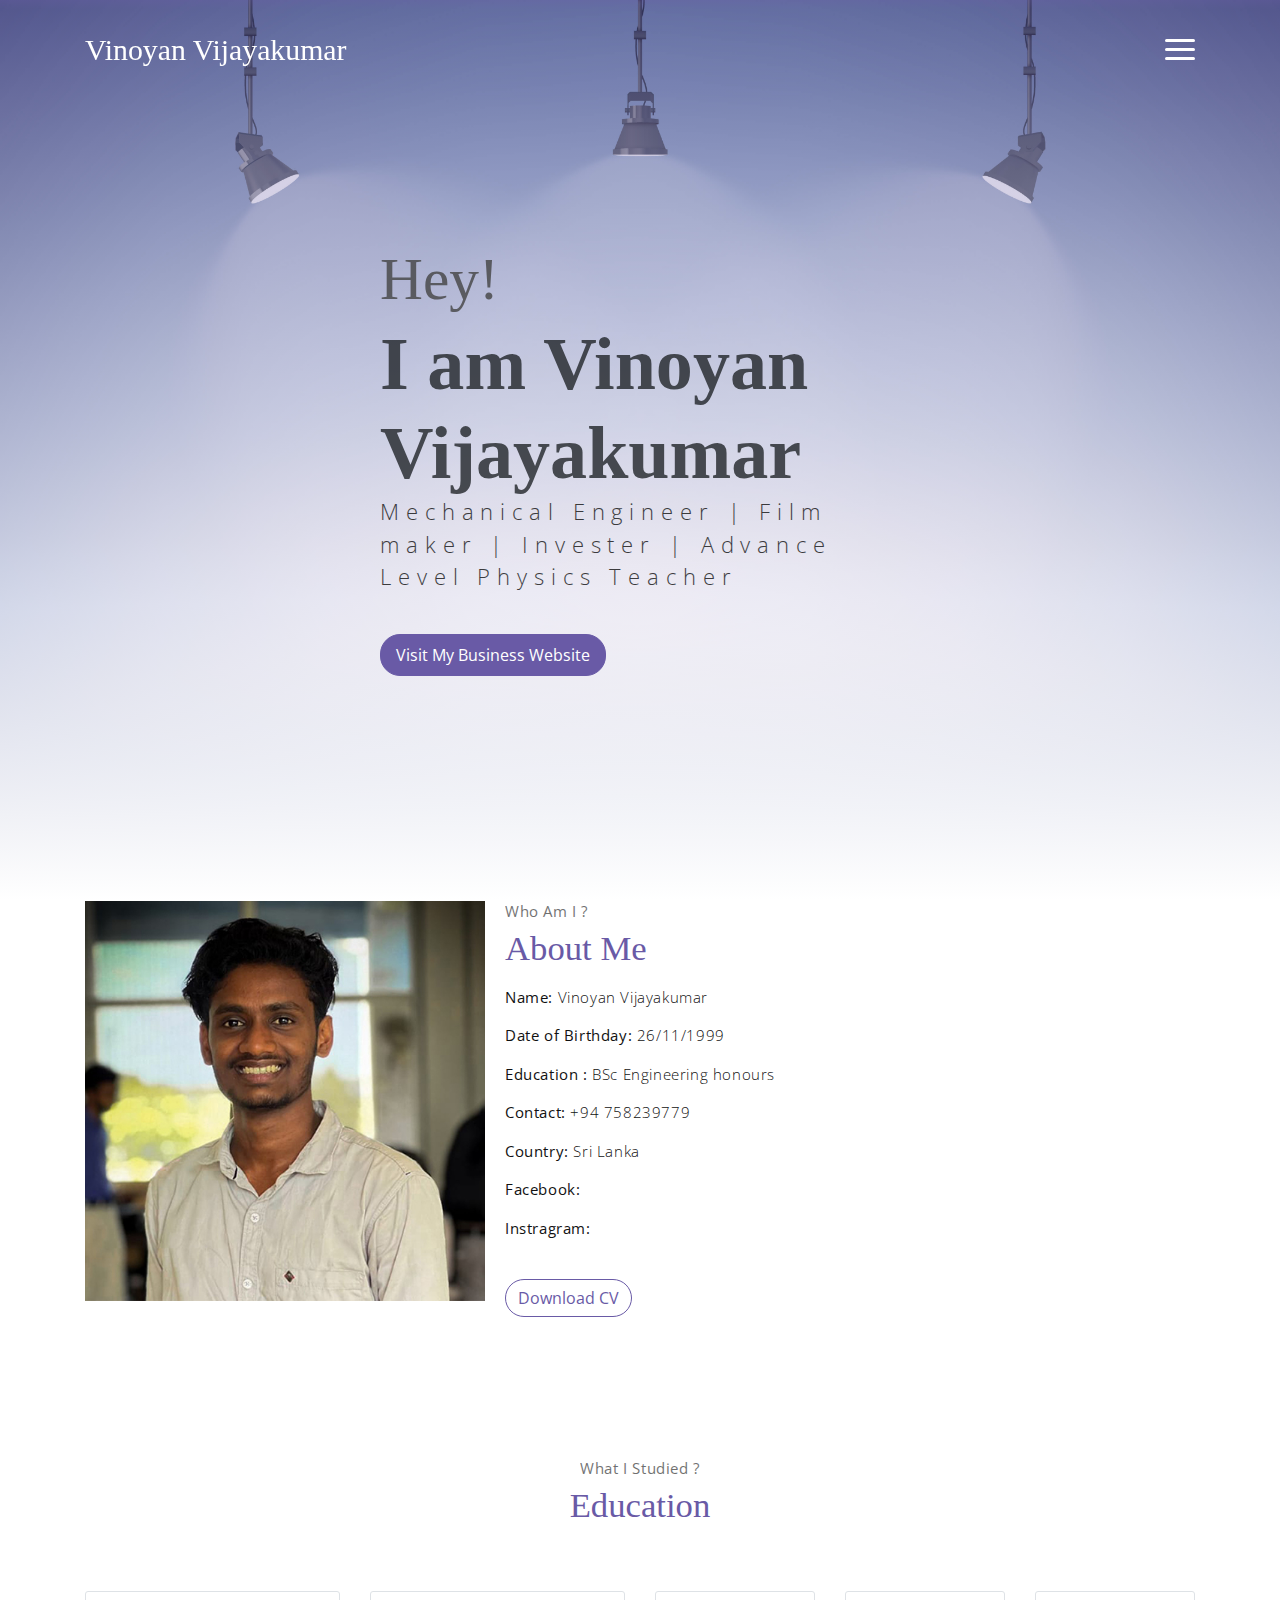
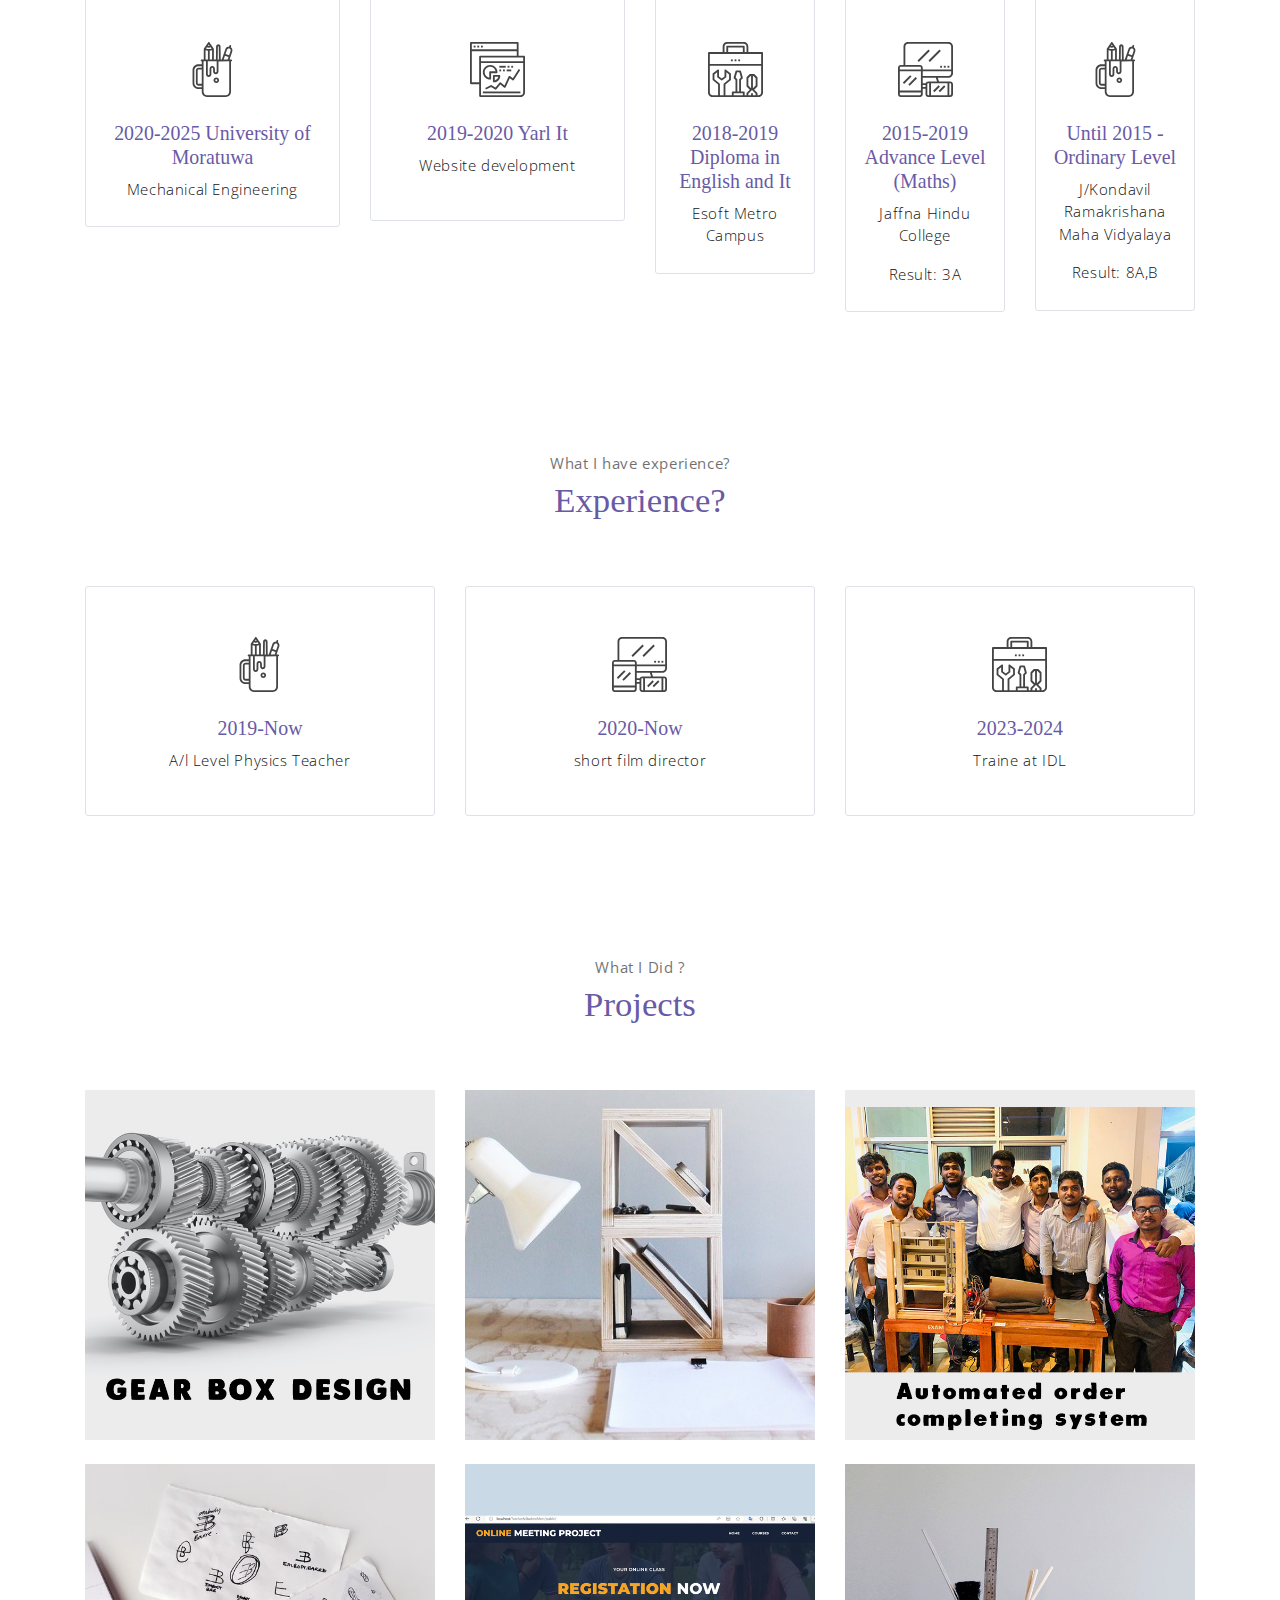
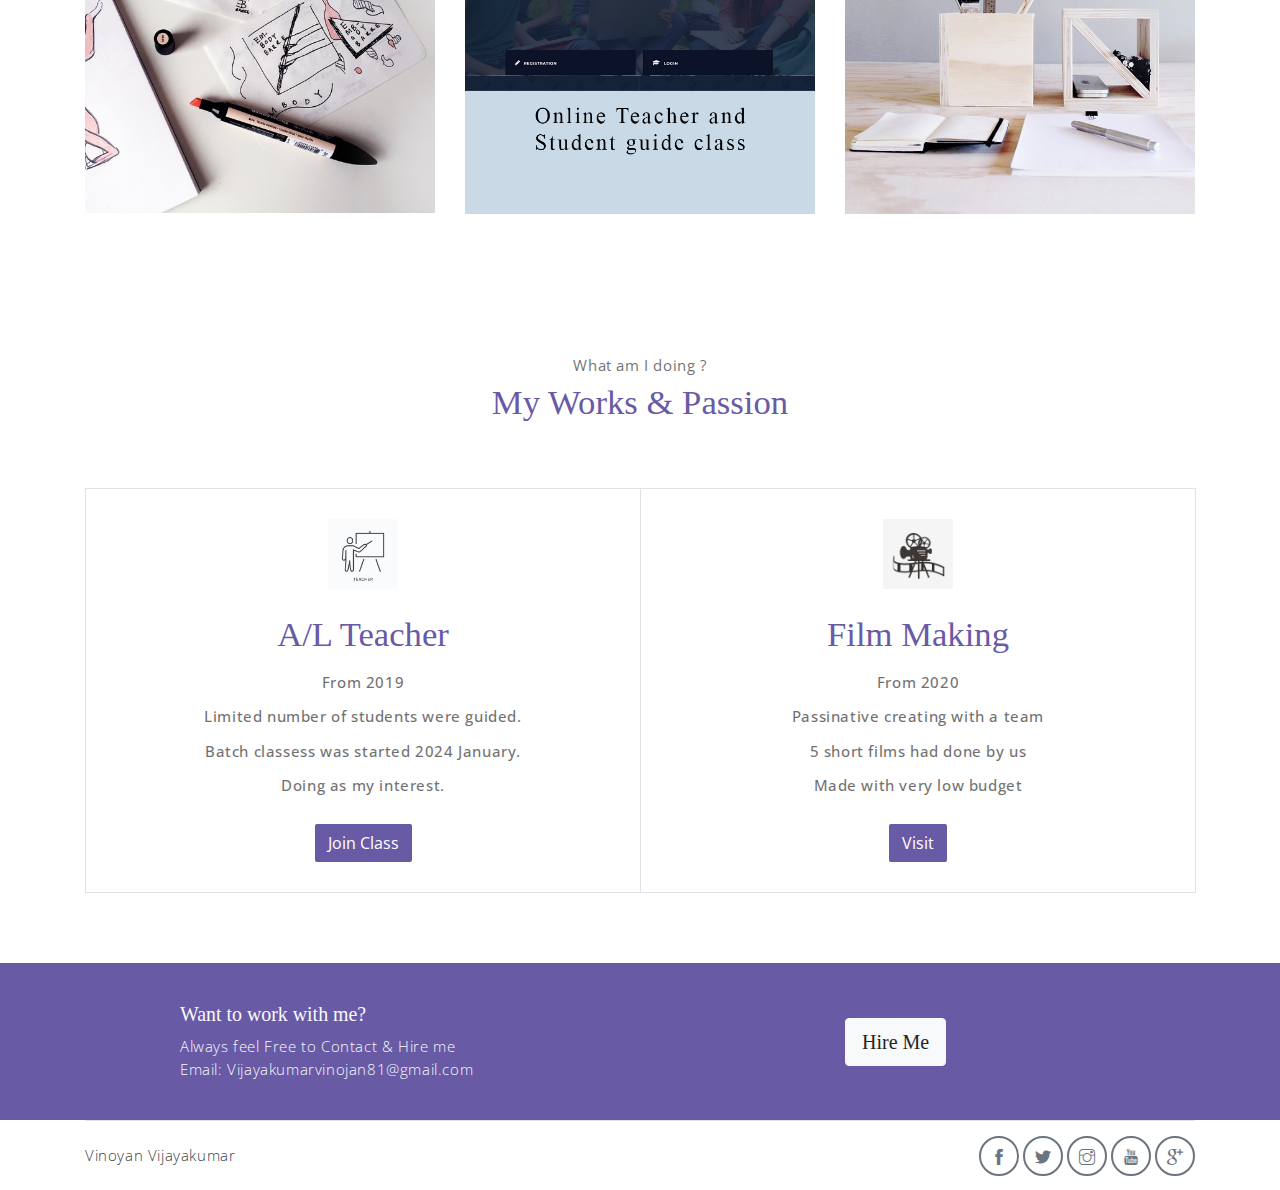
<file: index.html>
<!DOCTYPE html>
<html lang="en">

<head>
    <meta charset="utf-8">
    <meta name="viewport" content="width=device-width, initial-scale=1, shrink-to-fit=no">
    <meta name="description" content="Start your development with Meyawo landing page.">
    <meta name="author" content="Devcrud">
    <title>Vinoyan Vijayakumar Portfolio</title>
    <!-- font icons -->
    <link rel="stylesheet" href="assets/vendors/themify-icons/css/themify-icons.css">
    <!-- Bootstrap + Meyawo main styles -->
    <link rel="stylesheet" href="assets/css/meyawo.css">
</head>

<body data-spy="scroll" data-target=".navbar" data-offset="40" id="home">

    <!-- Page Navbar -->
    <nav class="custom-navbar" data-spy="affix" data-offset-top="20">
        <div class="container">
            <a class="logo" href="#">Vinoyan Vijayakumar</a>
            <ul class="nav">
                <li class="item">
                    <a class="link" href="#home">Home</a>
                </li>
                <li class="item">
                    <a class="link" href="#about">About</a>
                </li>
                <li class="item">
                    <a class="link" href="#portfolio">Portfolio</a>
                </li>
                <li class="item">
                    <a class="link" href="film.html">Films</a>
                </li>
            </ul>
            <a href="javascript:void(0)" id="nav-toggle" class="hamburger hamburger--elastic">
                <div class="hamburger-box">
                    <div class="hamburger-inner"></div>
                </div>
            </a>
        </div>
    </nav><!-- End of Page Navbar -->

    <!-- page header -->
    <header id="home" class="header">
        <div class="overlay"></div>
        <div class="header-content container">
            <h1 class="header-title">
                <span class="up">Hey!</span>
                <span class="down">I am Vinoyan Vijayakumar</span>
            </h1>
            <p class="header-subtitle">Mechanical Engineer | Film maker | Invester | Advance Level Physics Teacher </p>

            <button class="btn btn-primary">Visit My Business Website </button>
        </div>
    </header><!-- end of page header -->

    <!-- about section -->
    <section class="section pt-0" id="about">
        <!-- container -->
        <div class="container text-center">
            <!-- about wrapper -->
            <div class="about">
                <div class="about-img-holder">
                    <img src="assets/imgs/1.jpg" class="about-img"
                        alt="Download free bootstrap 4 landing page, free boootstrap 4 templates, Download free bootstrap 4.1 landing page, free boootstrap 4.1.1 templates, meyawo Landing page">
                </div>
                <div class="about-caption">
                    <p class="section-subtitle">Who Am I ?</p>
                    <h2 class="section-title mb-3">About Me</h2>
                    <p> <b>Name: </b>  Vinoyan Vijayakumar </p>
                    <p> <b>Date of Birthday: </b>  26/11/1999 </p>
                    <p> <b>Education : </b>  BSc Engineering honours </p>
                    <p> <b>Contact: </b>  +94 758239779 </p>
                    <p> <b>Country: </b>  Sri Lanka </p>
                    <p> <b>Facebook: </b>  <a href="https://www.facebook.com/vijayakumar.vinoyan?mibextid=ZbWKwL"> </a> </p>
                    <p> <b>Instragram: </b>  <a href="https://www.instagram.com/vinoyan_08/"> </a> </p>
                    <a class="btn-rounded btn btn-outline-primary mt-4" href="https://drive.google.com/file/d/14W_lyVtmqYnvbxka6VOwUN0PKz2b0ptn/view?usp=sharing" target="_blank">Download CV</a>
                </div>
            </div><!-- end of about wrapper -->
        </div><!-- end of container -->
    </section> <!-- end of about section -->

    <!-- service section -->
    <section class="section" id="service">
        <div class="container text-center">
            <p class="section-subtitle">What I Studied ?</p>
            <h6 class="section-title mb-6">Education</h6>
            <!-- row -->
            <div class="row">

                <div class="col-md-6 col-lg-3">
                    <div class="service-card">
                        <div class="body">
                            <img src="assets/imgs/pencil-case.svg"
                                alt="Download free bootstrap 4 landing page, free boootstrap 4 templates, Download free bootstrap 4.1 landing page, free boootstrap 4.1.1 templates, meyawo Landing page"
                                class="icon">
                            <h6 class="title">2020-2025 University of Moratuwa</h6>
                            <p class="subttle"> Mechanical Engineering </p>
                        </div>
                    </div>
                </div>

                <div class="col-md-6 col-lg-3">
                    <div class="service-card">
                        <div class="body">
                            <img src="assets/imgs/analytics.svg"
                                alt="Download free bootstrap 4 landing page, free boootstrap 4 templates, Download free bootstrap 4.1 landing page, free boootstrap 4.1.1 templates, meyawo Landing page"
                                class="icon">
                            <h6 class="title">2019-2020 Yarl It</h6>
                            <p class="subttle"> Website development</p>
                        </div>
                    </div>
                </div>

                <div class="col-md-6 col-lg-2">
                    <div class="service-card">
                        <div class="body">
                            <img src="assets/imgs/toolbox.svg"
                                alt="Download free bootstrap 4 landing page, free boootstrap 4 templates, Download free bootstrap 4.1 landing page, free boootstrap 4.1.1 templates, meyawo Landing page"
                                class="icon">
                            <h6 class="title">2018-2019 Diploma in English and It</h6>
                            <p class="subttle">Esoft Metro Campus</p>
                        </div>
                    </div>
                </div>

                <div class="col-md-6 col-lg-2">
                    <div class="service-card">
                        <div class="body">
                            <img src="assets/imgs/responsive.svg"
                                alt="Download free bootstrap 4 landing page, free boootstrap 4 templates, Download free bootstrap 4.1 landing page, free boootstrap 4.1.1 templates, meyawo Landing page"
                                class="icon">
                            <h6 class="title">2015-2019 Advance Level (Maths)</h6>
                            <p class="subttle" style="text-align: center;">Jaffna Hindu College</p>
                            <p>Result: 3A</p>
                        </div>
                    </div>
                </div>

                <div class="col-md-6 col-lg-2">
                    <div class="service-card">
                        <div class="body">
                            <img src="assets/imgs/pencil-case.svg"
                                alt="Download free bootstrap 4 landing page, free boootstrap 4 templates, Download free bootstrap 4.1 landing page, free boootstrap 4.1.1 templates, meyawo Landing page"
                                class="icon">
                            <h6 class="title">Until 2015 - Ordinary Level</h6>
                            <p class="subttle"> J/Kondavil Ramakrishana Maha Vidyalaya</p>
                            <p>Result: 8A,B</p>
                        </div>
                    </div>
                </div>
    
            </div><!-- end of row -->
        </div>
    </section><!-- end of service section -->

     <!-- service section -->
     <section class="section" id="service">
        <div class="container text-center">
            <p class="section-subtitle">What I have experience?</p>
            <h6 class="section-title mb-6">Experience?</h6>
            <!-- row -->
            <div class="row">
                <div class="col-md-6 col-lg-4">
                    <div class="service-card">
                        <div class="body">
                            <img src="assets/imgs/pencil-case.svg"
                                alt="Download free bootstrap 4 landing page, free boootstrap 4 templates, Download free bootstrap 4.1 landing page, free boootstrap 4.1.1 templates, meyawo Landing page"
                                class="icon">
                            <h6 class="title">2019-Now</h6>
                            <p class="subtle"> A/l Level Physics Teacher</p>
                        </div>
                    </div>
                </div>
                <div class="col-md-6 col-lg-4">
                    <div class="service-card">
                        <div class="body">
                            <img src="assets/imgs/responsive.svg"
                                alt="Download free bootstrap 4 landing page, free boootstrap 4 templates, Download free bootstrap 4.1 landing page, free boootstrap 4.1.1 templates, meyawo Landing page"
                                class="icon">
                            <h6 class="title">2020-Now</h6>
                            <p class="subttle" style="text-align: center;"> short film director</p>
                        </div>
                    </div>
                </div>
                <div class="col-md-6 col-lg-4">
                    <div class="service-card">
                        <div class="body">
                            <img src="assets/imgs/toolbox.svg"
                                alt="Download free bootstrap 4 landing page, free boootstrap 4 templates, Download free bootstrap 4.1 landing page, free boootstrap 4.1.1 templates, meyawo Landing page"
                                class="icon">
                            <h6 class="title">2023-2024</h6>
                            <p class="subttle">Traine at IDL</p>
                        </div>
                    </div>
                </div>
                </div>
            </div><!-- end of row -->
        </div>
    </section><!-- end of service section -->

    <!-- portfolio section -->
    <section class="section" id="portfolio">
        <div class="container text-center">
            <p class="section-subtitle">What I Did ?</p>
            <h6 class="section-title mb-6">Projects</h6>
            <!-- row -->
            <div class="row">
                <div class="col-md-4">
                    <a href="#" class="portfolio-card">
                        <img src="assets/imgs/gear.jpg" class="portfolio-card-img">
                        <span class="portfolio-card-overlay">
                            <span class="portfolio-card-caption">
                                <h4>Design of Gear Box - 2023</h5>
                                    <p class="font-weight-normal">Design a gearbox for chaff cutter, which is used for cut different
                                        type of waste things such as exocarp of the coconut, straws, yaws
                                        using one chaff cutter by introducing a gearbox for a chaff cutter.</p>
                                    <p class="font-weight-normal"> <b>Technology used: Solidedge</b> </p>
                            </span>
                        </span>
                    </a>
                </div>
                <div class="col-md-4">
                    <a href="#" class="portfolio-card">
                        <img class="portfolio-card-img" src="assets/imgs/folio-2.jpg" class="img-responsive rounded">
                        <span class="portfolio-card-overlay">
                            <span class="portfolio-card-caption">
                                <h4>Knife holder - 2022</h5>
                                    <p class="font-weight-normal">Kitchen knife holder was designed and manufactured by using
                                        wasted materials such as wood, iron and steel.</p>
                                    <p class="font-weight-normal"> <b>Technology used: Forming | Casting | Joining    </b> </p>
                            </span>
                        </span>
                    </a>
                </div>
                <div class="col-md-4">
                    <a href="#" class="portfolio-card">
                        <img class="portfolio-card-img" src="assets/imgs/pro1.jpg" class="img-responsive rounded"
                            alt="Download free bootstrap 4 landing page, free boootstrap 4 templates, Download free bootstrap 4.1 landing page, free boootstrap 4.1.1 templates, meyawo Landing page">
                        <span class="portfolio-card-overlay">
                            <span class="portfolio-card-caption">
                                <h4>Mechatronics System - 2022</h5>
                                    <p class="font-weight-normal">Automated order completing system which can move along x and
                                        y axes. Customer can place the order via online or can place the
                                        order after coming to the shop. Insert the list to the computer.
                                        Then the automated machine will go through each compartment
                                        and grab item by item.</p>
                                    <p class="font-weight-normal"> <b>Technology used: Arduino </b> </p>
                            </span>
                        </span>
                    </a>
                </div>
            </div><!-- end of row -->
            <br>

            <div class="row">
                <div class="col-md-4">
                    <a href="#" class="portfolio-card">
                        <img src="assets/imgs/folio-1.jpg" class="portfolio-card-img"
                            alt="Download free bootstrap 4 landing page, free boootstrap 4 templates, Download free bootstrap 4.1 landing page, free boootstrap 4.1.1 templates, meyawo Landing page">
                        <span class="portfolio-card-overlay">
                            <span class="portfolio-card-caption">
                                <h4>Tourist Guiders Management System - 2021</h5>
                                    <p class="font-weight-normal">The admin can add clear details like places, guides and other all
                                        data’s into the website. Users can view information, book
                                        preferred guides. Website will work as a broker service.</p>
                                    <p class="font-weight-normal"> <b>Technology Used: html, PHP, Laraval with CRUD,
                                        authentication. </b> </p>
                            </span>
                        </span>
                    </a>
                </div>
                <div class="col-md-4">
                    <a href="#" class="portfolio-card">
                        <img class="portfolio-card-img" src="assets/imgs/stu.jpg" class="img-responsive rounded">
                        <span class="portfolio-card-overlay">
                            <span class="portfolio-card-caption">
                                <h4>Education System, Course Management System - 2021</h5>
                                    <p class="font-weight-normal">Users can register as teachers or students, make payments, and
                                        the admin manages the center means it’s broking service for
                                        education.</p>
                                    <p class="font-weight-normal"> <b>Technology Used: html, PHP, Laraval with CRUD,
                                        authentication.    </b> </p>
                            </span>
                        </span>
                    </a>
                </div>
                <div class="col-md-4">
                    <a href="#" class="portfolio-card">
                        <img class="portfolio-card-img" src="assets/imgs/folio-3.jpg" class="img-responsive rounded"
                            alt="Download free bootstrap 4 landing page, free boootstrap 4 templates, Download free bootstrap 4.1 landing page, free boootstrap 4.1.1 templates, meyawo Landing page">
                        <span class="portfolio-card-overlay">
                            <span class="portfolio-card-caption">
                                <h4>Basis Student Management System - 2021</h5>
                                    <p class="font-weight-normal">I developed an web app where the admin adds course details.
                                        Users can register as teachers or students and the admin
                                        manages the center.</p>
                                    <p class="font-weight-normal"> <b>Technology Used: html, PHP, Laraval with CRUD,
                                        authentication. </b> </p>
                            </span>
                        </span>
                    </a>
                </div>
            </div>

        </div><!-- end of container -->
    </section> <!-- end of portfolio section -->

    <!-- pricing section -->
    <section class="section" id="pricing">
        <div class="container text-center">
            <p class="section-subtitle">What am I doing ?</p>
            <h6 class="section-title mb-6">My Works & Passion</h6>
            <!-- row -->
            <div class="pricing-wrapper">

                <div class="pricing-card">

                    <div class="pricing-card-header">
                        <img class="pricing-card-icon" src="assets/imgs/sir.jpg">
                    </div>

                    <div class="pricing-card-body">
                        <h6 class="pricing-card-title"> A/L Teacher </h6>
                        <div class="pricing-card-list">
                            <p>From 2019</p>
                            <p> Limited number of students were guided. </p>
                            <p> Batch classess was started 2024 January. </p>
                            <p> Doing as my interest. </p>
                        </div>
                    </div>

                    <a href="https://wa.link/zyh87c" class="btn btn-primary mt-3 pricing-card-btn">Join Class</a>
                </div>

                <div class="pricing-card">
                    <div class="pricing-card-header">
                        <img class="pricing-card-icon" src="assets/imgs/cinema.jpg">
                    </div>
                    <div class="pricing-card-body">
                        <h6 class="pricing-card-title">Film Making</h6>
                        <div class="pricing-card-list">
                            <p>From 2020</p>
                            <p> Passinative creating with a team </p>
                            <p> 5 short films had done by us</p>
                            <p> Made with very low budget</p>
                        </div>
                    </div>
                    <a href="film.html" class="btn btn-primary mt-3 pricing-card-btn">Visit</a>
                </div>
                <!--
                <div class="pricing-card">
                    <div class="pricing-card-header">
                        <img class="pricing-card-icon" src="assets/imgs/startup.svg"
                            alt="Download free bootstrap 4 landing page, free boootstrap 4 templates, Download free bootstrap 4.1 landing page, free boootstrap 4.1.1 templates, meyawo Landing page">
                    </div>
                    <div class="pricing-card-body">
                        <h6 class="pricing-card-title">Premium</h6>
                        <div class="pricing-card-list">
                            <p>accusamus reprehenderit</p>
                            <p>provident dolorem </p>
                            <p>quos neque</p>
                            <p>fugiat quibusdam</p>
                            <p>accusamus laboriosam</p>
                            <p>inventore omnis</p>
                        </div>
                    </div>
                    <div class="pricing-card-footer">
                        <span>$</span>
                        <span>99.9/Month</span>
                    </div>
                    <a href="#" class="btn btn-primary mt-3 pricing-card-btn">Subscribe</a>
                </div> -->

            </div><!-- end of pricing wrapper -->
        </div> <!-- end of container -->
    </section><!-- end of pricing section -->

    <!-- section -->
    <section class="section-sm bg-primary">
        <!-- container -->
        <div class="container text-center text-sm-left">
            <!-- row -->
            <div class="row align-items-center">
                <div class="col-sm offset-md-1 mb-4 mb-md-0">
                    <h6 class="title text-light">Want to work with me?</h6>
                    <p class="m-0 text-light">Always feel Free to Contact & Hire me</p>
                    <p class="m-0 text-light">Email: Vijayakumarvinojan81@gmail.com </p>
                </div>
                <div class="col-sm offset-sm-2 offset-md-3">
                    <a class="btn btn-lg my-font btn-light rounded" href="https://wa.link/zyh87c">Hire Me</a>
                </div>
            </div> <!-- end of row -->
        </div> <!-- end of container -->
    </section> <!-- end of section -->

    <!-- footer -->
    <div class="container">
        <footer class="footer">
            <p class="mb-0">Vinoyan Vijayakumar  </p>
            <div class="social-links text-right m-auto ml-sm-auto">
                <a href="javascript:void(0)" class="link"><i class="ti-facebook"></i></a>
                <a href="javascript:void(0)" class="link"><i class="ti-twitter-alt"></i></a>
                <a href="javascript:void(0)" class="link"><i class="ti-instagram"></i></a>
                <a href="javascript:void(0)" class="link"><i class="ti-youtube"></i></a>
                <a href="javascript:void(0)" class="link"><i class="ti-google"></i></a>
            </div>
        </footer>
    </div> <!-- end of page footer -->

    <!-- core  -->
    <script src="assets/vendors/jquery/jquery-3.4.1.js"></script>
    <script src="assets/vendors/bootstrap/bootstrap.bundle.js"></script>

    <!-- bootstrap 3 affix -->
    <script src="assets/vendors/bootstrap/bootstrap.affix.js"></script>

    <!-- Meyawo js -->
    <script src="assets/js/meyawo.js"></script>

</body>

</html>
</file>
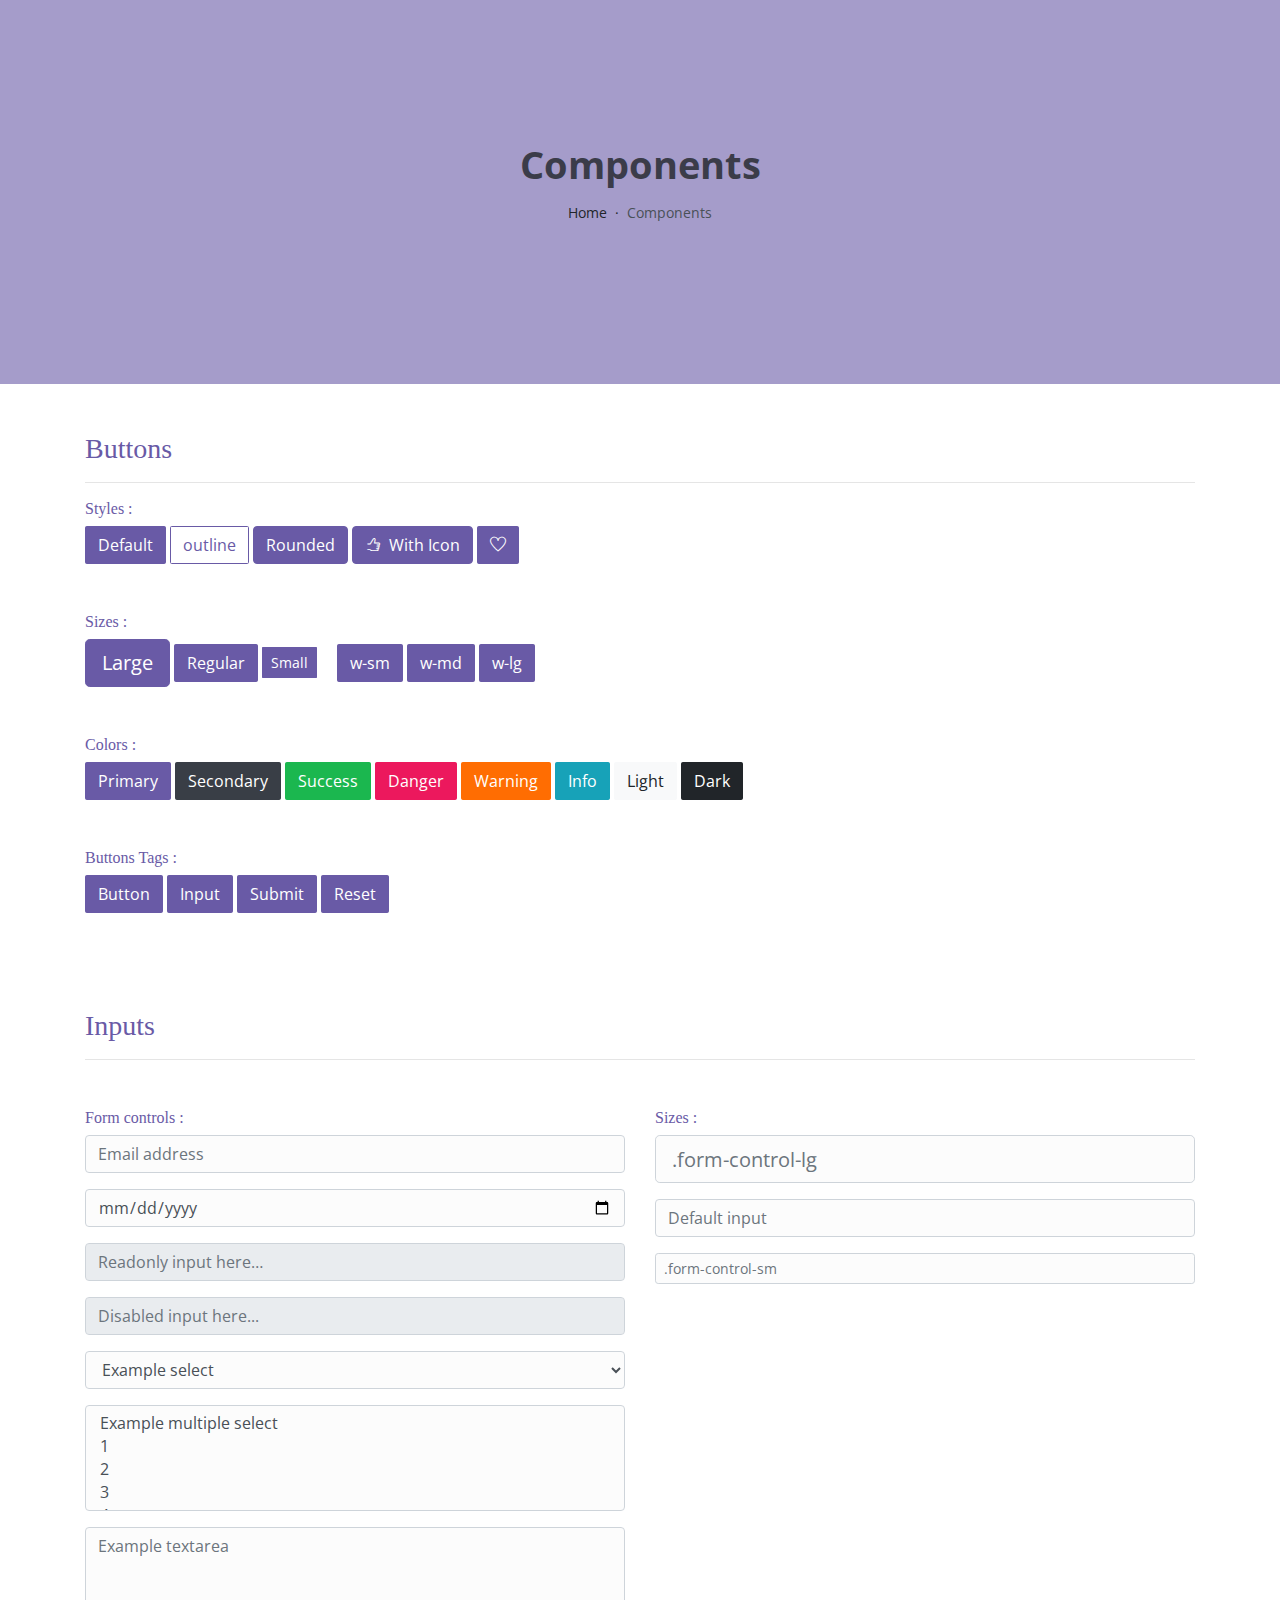
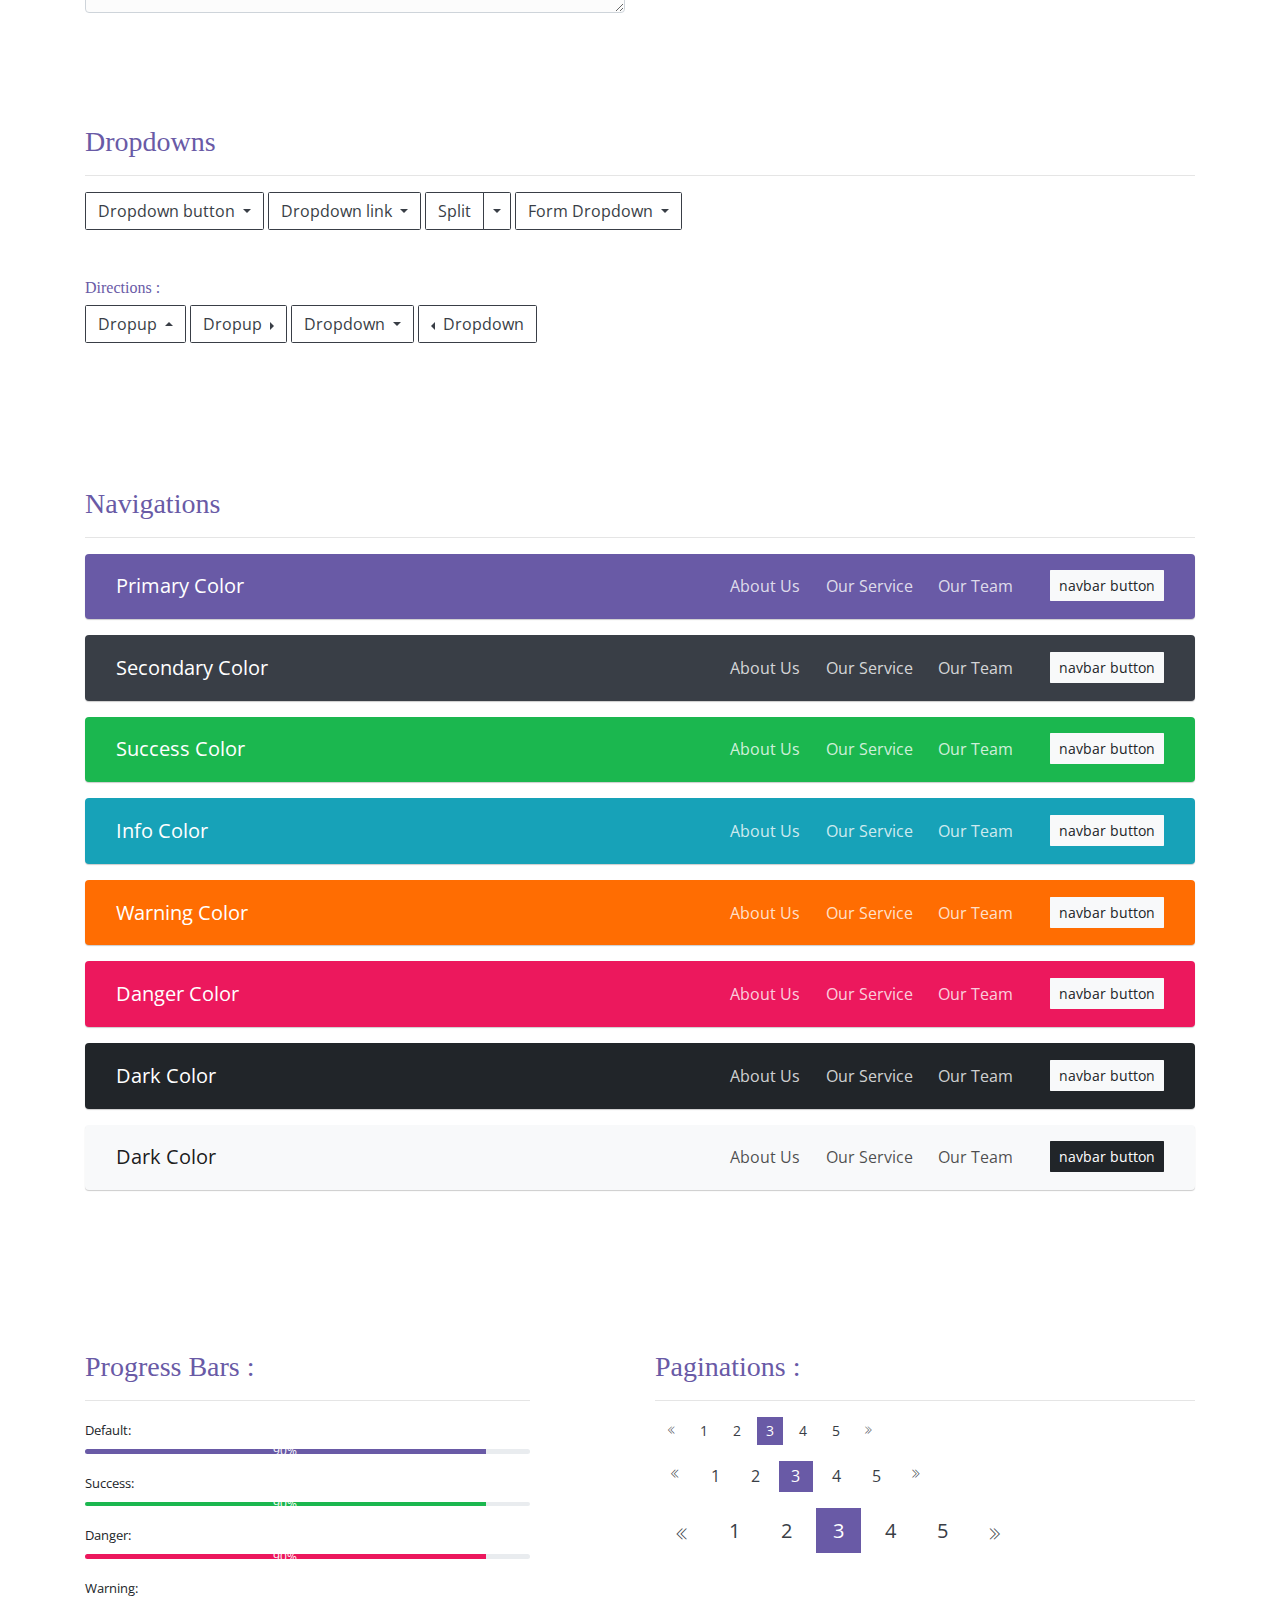
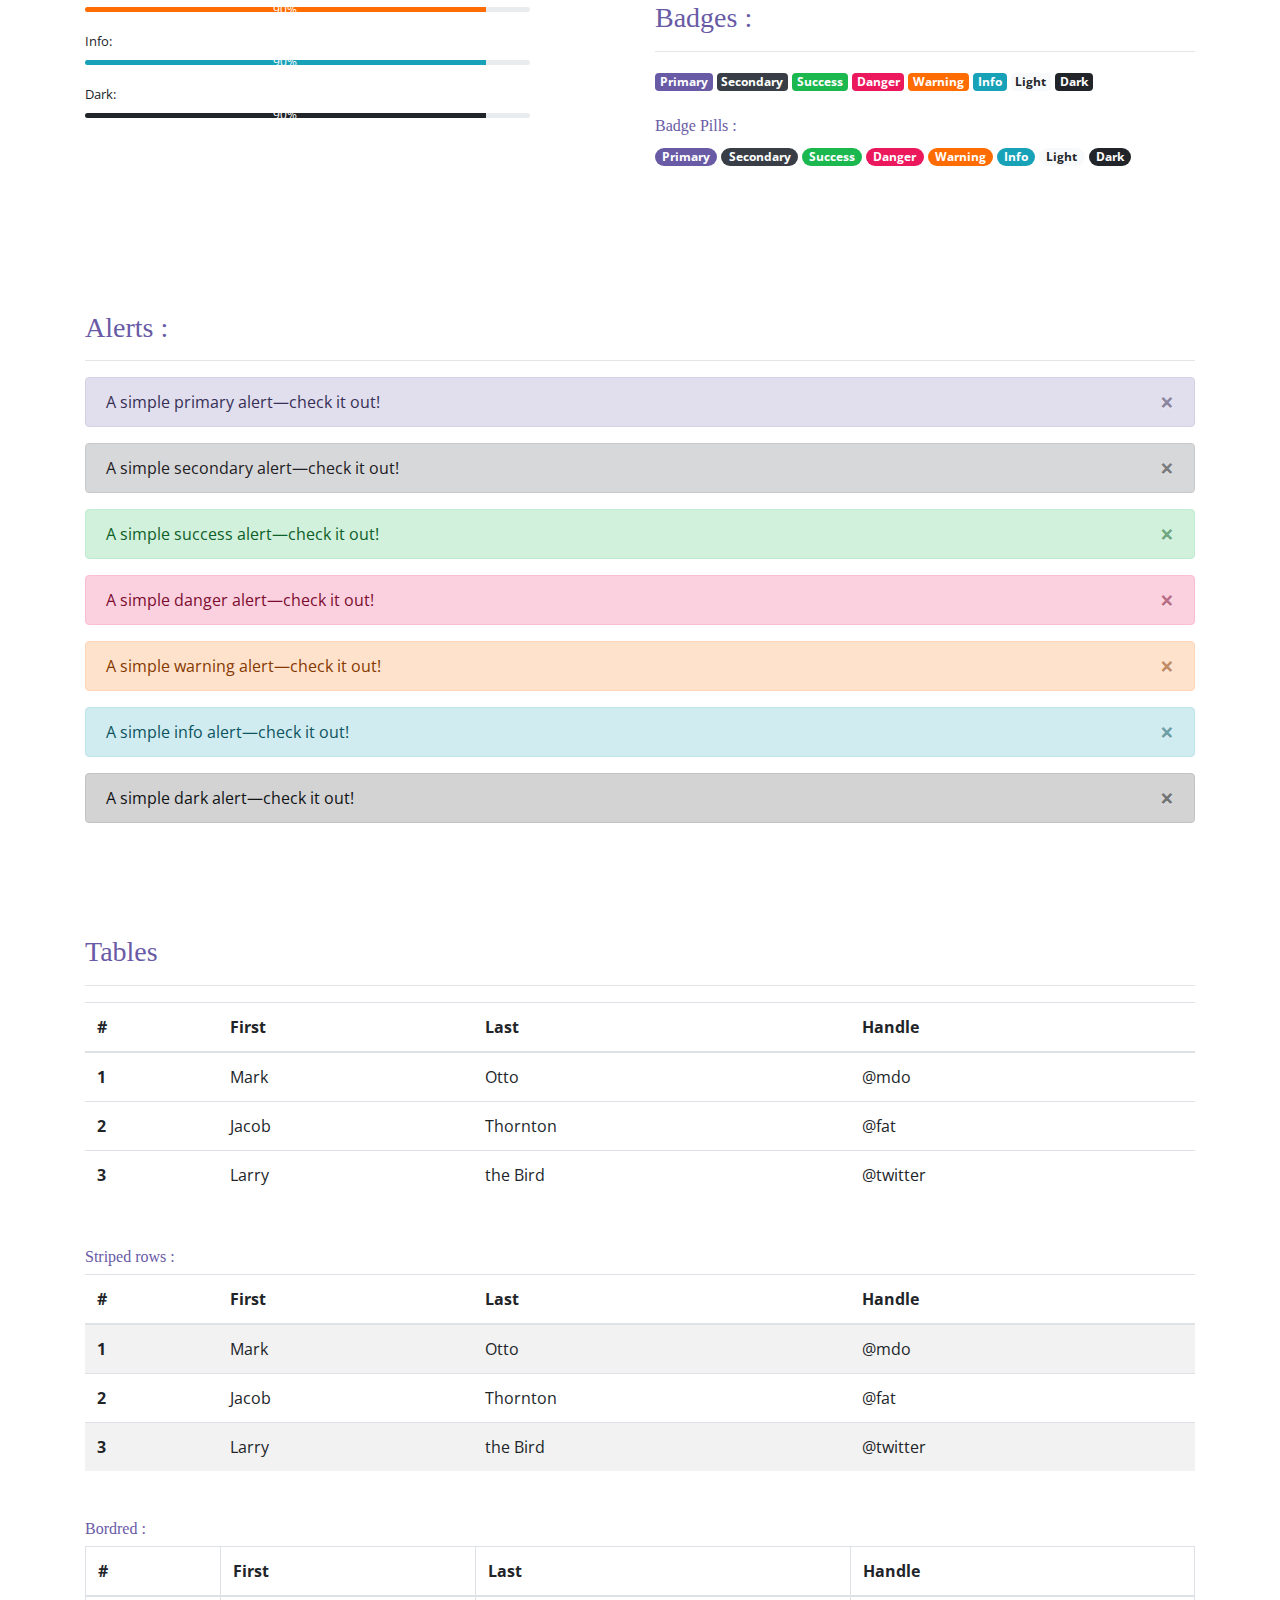
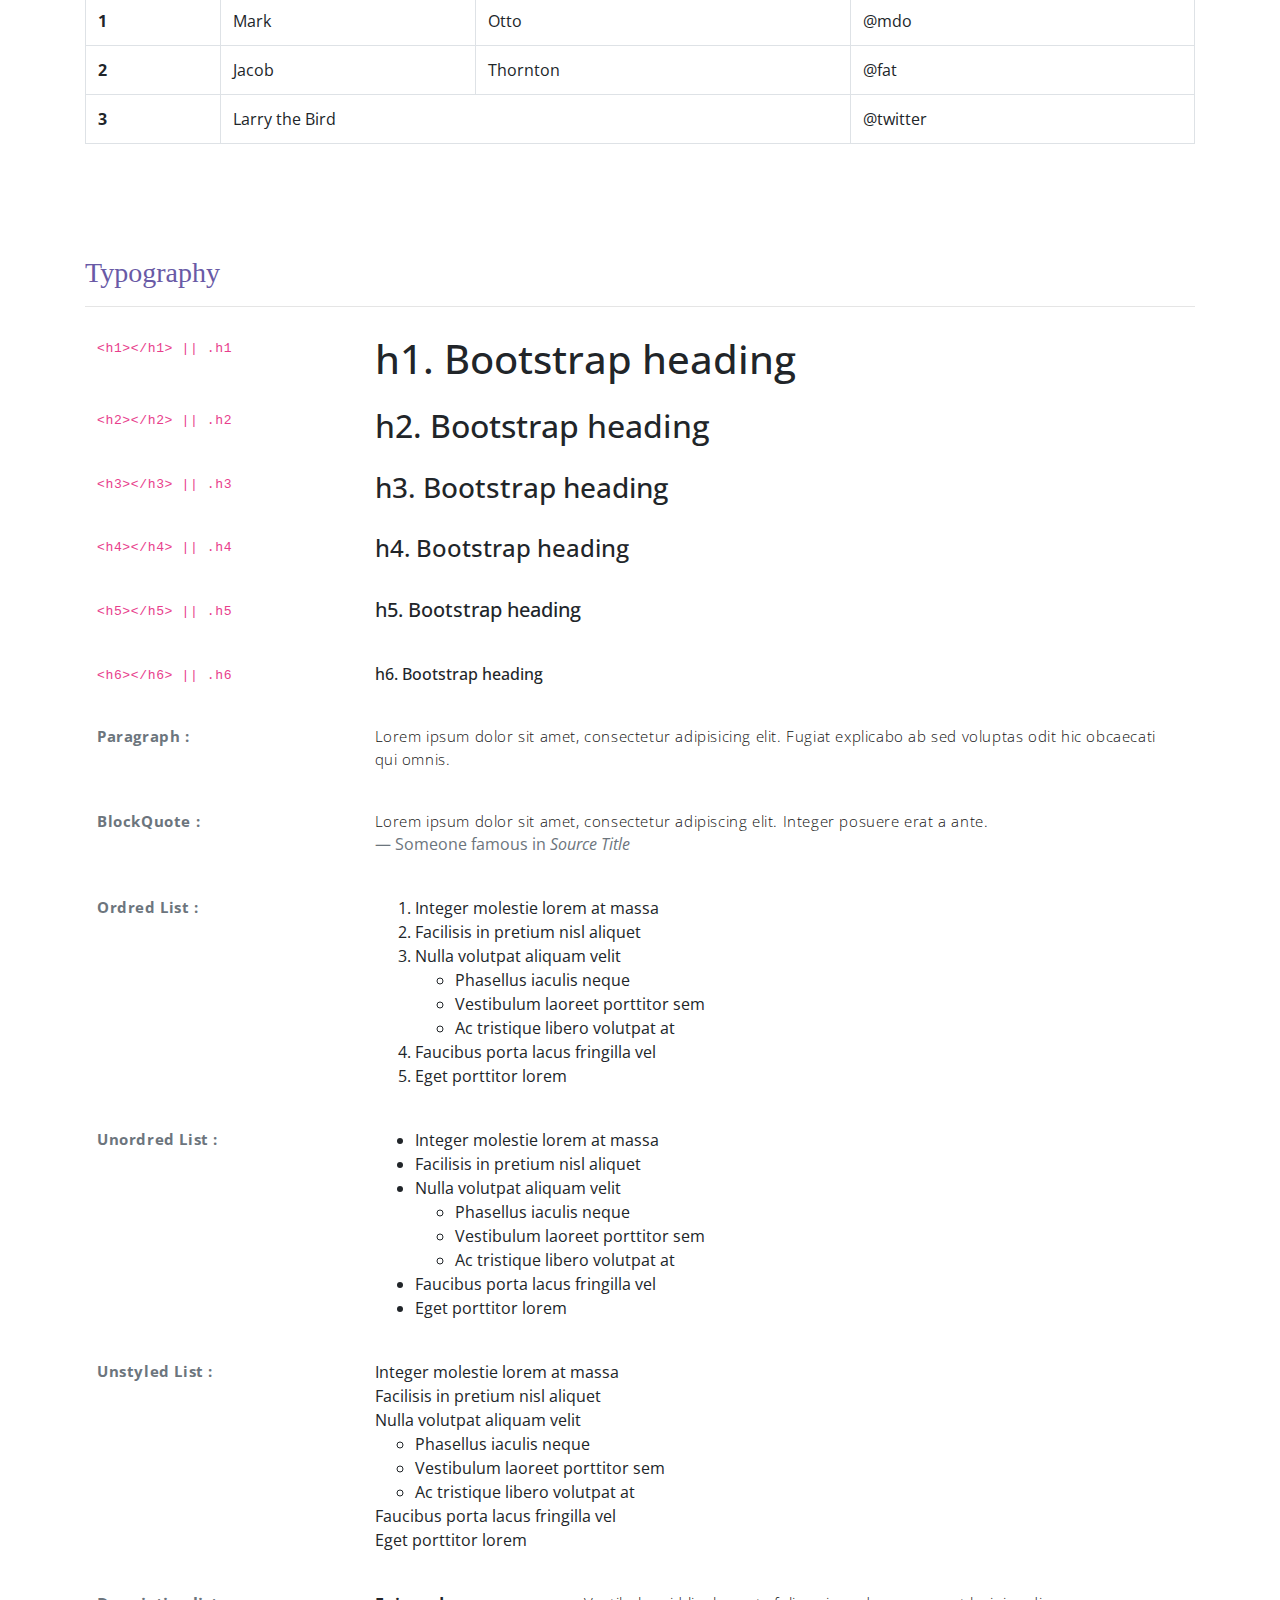
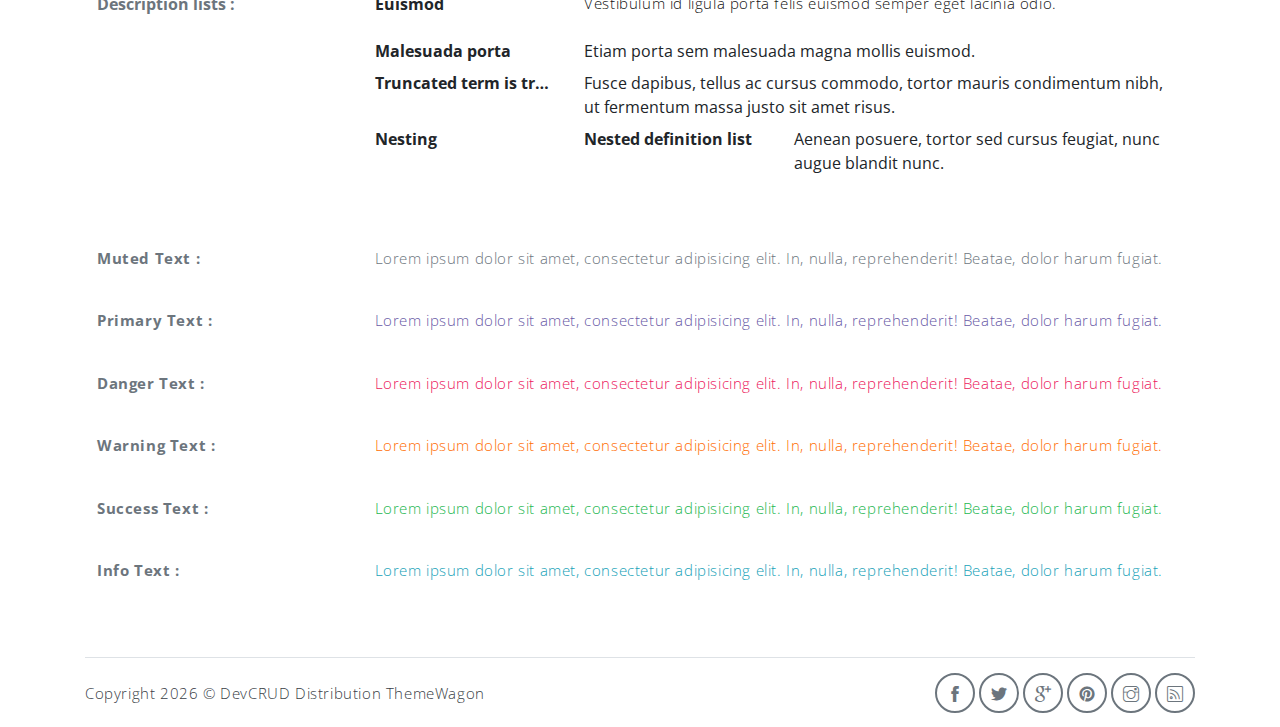
<file: components.html>
<!DOCTYPE html>
<html lang="en">

<head>
   <meta charset="utf-8">
   <meta name="viewport" content="width=device-width, initial-scale=1, shrink-to-fit=no">
   <meta name="description" content="Start your development with Meyawo landing page.">
   <meta name="author" content="Devcrud">
   <title>Meyawo Landing page | Components</title>
   <!-- font icons -->
   <link rel="stylesheet" href="assets/vendors/themify-icons/css/themify-icons.css">
   <!-- Bootstrap + Steller  -->
   <link rel="stylesheet" href="assets/css/meyawo.css">
</head>

<body>

   <!-- Page Header -->
   <header class="header header-mini">
      <div class="header-title">Components</div>
      <nav aria-label="breadcrumb">
         <ol class="breadcrumb">
            <li class="breadcrumb-item"><a href="/">Home</a></li>
            <li class="breadcrumb-item active" aria-current="page">Components</li>
         </ol>
      </nav>
   </header> <!-- End Of Page Header -->

   <!-- main content -->
   <div class="container">

      <!-- Buttons -->
      <h3 class="mt-5">Buttons</h3>
      <hr>
      <h6 class="section-secondary-title">Styles :</h6>
      <button class="btn btn-primary">Default</button>
      <button class="btn btn-outline-primary">outline</button>
      <button class="btn btn-primary rounded">Rounded</button>
      <button class="btn btn-primary rounded"><i class="ti-thumb-up pr-1"></i> With Icon</button>
      <button class="btn btn-primary circle"><i class="ti-heart"></i></button>

      <h6 class="section-secondary-title mt-5">Sizes :</h6>
      <button class="btn btn-primary btn-lg">Large</button>
      <button class="btn btn-primary ">Regular</button>
      <button class="btn btn-primary btn-sm">Small</button>
      <button class="btn btn-primary w-sm ml-3">w-sm</button>
      <button class="btn btn-primary w-md">w-md</button>
      <button class="btn btn-primary w-lg">w-lg</button>

      <h6 class="section-secondary-title mt-5">Colors :</h6>
      <button type="button" class="btn btn-primary">Primary</button>
      <button type="button" class="btn btn-secondary">Secondary</button>
      <button type="button" class="btn btn-success">Success</button>
      <button type="button" class="btn btn-danger">Danger</button>
      <button type="button" class="btn btn-warning">Warning</button>
      <button type="button" class="btn btn-info">Info</button>
      <button type="button" class="btn btn-light">Light</button>
      <button type="button" class="btn btn-dark">Dark</button>

      <h6 class="section-secondary-title mt-5">Buttons Tags :</h6>
      <button class="btn btn-primary" type="submit">Button</button>
      <input class="btn btn-primary" type="button" value="Input">
      <input class="btn btn-primary" type="submit" value="Submit">
      <input class="btn btn-primary" type="reset" value="Reset">

      <!-- devider -->
      <div class="py-5"></div>

      <!-- Inputs -->
      <h3>Inputs</h3>
      <hr>
      <div class="row mt-5">
         <div class="col-md-6">
            <h6 class="section-secondary-title">Form controls :</h6>
            <div class="form-group">
               <input type="email" class="form-control" id="exampleFormControlInput1" placeholder="Email address">
            </div>
            <div class="form-group">
               <input type="date" class="form-control" id="exampleFormControlInput1" placeholder="Date">
            </div>
            <div class="form-group">
               <input class="form-control" type="text" placeholder="Readonly input here…" readonly>
            </div>
            <div class="form-group">
               <input class="form-control" id="disabledInput" type="text" placeholder="Disabled input here..." disabled>
            </div>
            <div class="form-group">
               <select class="form-control" id="exampleFormControlSelect1">
                  <option>Example select</option>
                  <option>1</option>
                  <option>2</option>
                  <option>3</option>
                  <option>4</option>
                  <option>5</option>
               </select>
            </div>
            <div class="form-group">
               <select multiple class="form-control" id="exampleFormControlSelect2">
                  <option>Example multiple select</option>
                  <option>1</option>
                  <option>2</option>
                  <option>3</option>
                  <option>4</option>
                  <option>5</option>
               </select>
            </div>
            <div class="form-group">
               <textarea class="form-control" id="exampleFormControlTextarea1" rows="3"
                  placeholder="Example textarea"></textarea>
            </div>
         </div>
         <div class="col-md-6">
            <h6 class="section-secondary-title">Sizes :</h6>
            <div class="form-group">
               <input class="form-control form-control-lg" type="text" placeholder=".form-control-lg">
            </div>
            <div class="form-group">
               <input class="form-control" type="text" placeholder="Default input">
            </div>
            <div class="form-group">
               <input class="form-control form-control-sm" type="text" placeholder=".form-control-sm">
            </div>
         </div>
      </div> <!-- end of inputs -->

      <!-- devider -->
      <div class="py-5"></div>

      <!-- Dropdowns -->
      <h3 class="components-section-title font-weight-normal">Dropdowns</h3>
      <hr>
      <div class="dropdown d-inline-block">
         <button class="btn btn-outline-secondary dropdown-toggle" type="button" id="dropdownMenuButton"
            data-toggle="dropdown" aria-haspopup="true" aria-expanded="false">
            Dropdown button
         </button>
         <div class="dropdown-menu" aria-labelledby="dropdownMenuButton">
            <a class="dropdown-item" href="#">Action</a>
            <a class="dropdown-item" href="#">Another action</a>
            <a class="dropdown-item" href="#">Something else here</a>
         </div>
      </div>
      <div class="dropdown d-inline-block">
         <a class="btn btn-outline-secondary dropdown-toggle" href="#" role="button" id="dropdownMenuLink"
            data-toggle="dropdown" aria-haspopup="true" aria-expanded="false">
            Dropdown link
         </a>
         <div class="dropdown-menu" aria-labelledby="dropdownMenuLink">
            <a class="dropdown-item" href="#">Action</a>
            <a class="dropdown-item" href="#">Another action</a>
            <a class="dropdown-item" href="#">Something else here</a>
         </div>
      </div>
      <div class="btn-group">
         <button type="button" class="btn btn-outline-secondary">Split</button>
         <button type="button" class="btn btn-outline-secondary dropdown-toggle dropdown-toggle-split"
            data-toggle="dropdown" aria-haspopup="true" aria-expanded="false">
            <span class="sr-only">Toggle Dropdown</span>
         </button>
         <div class="dropdown-menu">
            <a class="dropdown-item" href="#">Action</a>
            <a class="dropdown-item" href="#">Another action</a>
            <a class="dropdown-item" href="#">Something else here</a>
            <div class="dropdown-divider"></div>
            <a class="dropdown-item" href="#">Separated link</a>
         </div>
      </div>
      <div class="btn-group">
         <button class="btn btn-outline-secondary dropdown-toggle" type="button" id="dropdownMenuButton"
            data-toggle="dropdown" aria-haspopup="true" aria-expanded="false">
            Form Dropdown
         </button>
         <div class="dropdown-menu form">
            <form class="px-4 py-3">
               <div class="form-group">
                  <input type="email" class="form-control" id="exampleDropdownFormEmail1"
                     placeholder="email@example.com">
               </div>
               <div class="form-group">
                  <input type="password" class="form-control" id="exampleDropdownFormPassword1" placeholder="Password">
               </div>
               <div class="form-check mb-3">
                  <input type="checkbox" class="form-check-input" id="dropdownCheck">
                  <label class="form-check-label" for="dropdownCheck">
                     Remember me
                  </label>
               </div>
               <button type="submit" class="btn btn-primary btn-block">Sign in</button>
            </form>
            <div class="dropdown-divider"></div>
            <a class="dropdown-item" href="#"><small>New around here? Sign up</small></a>
            <a class="dropdown-item" href="#"><small>Forgot password?</small></a>
         </div>
      </div>
      <h6 class="section-secondary-title mt-5">Directions :</h6>
      <div class="btn-group dropup">
         <button type="button" class="btn btn-outline-secondary dropdown-toggle" data-toggle="dropdown"
            aria-haspopup="true" aria-expanded="false">
            Dropup
         </button>
         <div class="dropdown-menu">
            <a class="dropdown-item" href="#">Action</a>
            <a class="dropdown-item" href="#">Another action</a>
            <a class="dropdown-item" href="#">Something else here</a>
            <div class="dropdown-divider"></div>
            <a class="dropdown-item" href="#">Separated link</a>
         </div>
      </div>
      <div class="btn-group dropright">
         <button type="button" class="btn btn-outline-secondary dropdown-toggle" data-toggle="dropdown"
            aria-haspopup="true" aria-expanded="false">
            Dropup
         </button>
         <div class="dropdown-menu">
            <a class="dropdown-item" href="#">Action</a>
            <a class="dropdown-item" href="#">Another action</a>
            <a class="dropdown-item" href="#">Something else here</a>
            <div class="dropdown-divider"></div>
            <a class="dropdown-item" href="#">Separated link</a>
         </div>
      </div>
      <div class="btn-group">
         <button type="button" class="btn btn-outline-secondary dropdown-toggle" data-toggle="dropdown"
            aria-haspopup="true" aria-expanded="false">
            Dropdown
         </button>
         <div class="dropdown-menu">
            <a class="dropdown-item" href="#">Action</a>
            <a class="dropdown-item" href="#">Another action</a>
            <a class="dropdown-item" href="#">Something else here</a>
            <div class="dropdown-divider"></div>
            <a class="dropdown-item" href="#">Separated link</a>
         </div>
      </div>
      <div class="btn-group dropleft">
         <button type="button" class="btn btn-outline-secondary dropdown-toggle" data-toggle="dropdown"
            aria-haspopup="true" aria-expanded="false">
            Dropdown
         </button>
         <div class="dropdown-menu">
            <a class="dropdown-item" href="#">Action</a>
            <a class="dropdown-item" href="#">Another action</a>
            <a class="dropdown-item" href="#">Something else here</a>
            <div class="dropdown-divider"></div>
            <a class="dropdown-item" href="#">Separated link</a>
         </div>
      </div> <!-- end of Dropdowns -->

      <!-- devider -->
      <div class="py-5"></div>

      <!-- navbars -->
      <h3 class="components-section-title font-weight-normal mt-5">Navigations</h3>
      <hr>
      <nav class="navbar navbar-expand-sm navbar-dark bg-primary rounded shadow mb-3">
         <div class="container">
            <a class="navbar-brand" href="#">Primary Color</a>
            <button class="navbar-toggler ml-auto" type="button" data-toggle="collapse"
               data-target="#navbarSupportedContent" aria-controls="navbarSupportedContent" aria-expanded="false"
               aria-label="Toggle navigation">
               <span class="navbar-toggler-icon"></span>
            </button>
            <div class="collapse navbar-collapse" id="navbarSupportedContent">
               <ul class="navbar-nav ml-auto">
                  <li class="nav-item">
                     <a class="nav-link" href="#about">About Us</a>
                  </li>
                  <li class="nav-item">
                     <a class="nav-link" href="#service">Our Service</a>
                  </li>
                  <li class="nav-item">
                     <a class="nav-link" href="#team">Our Team</a>
                  </li>
                  <li class="nav-item">
                     <a href="#book-table" class="ml-4 mt-1 btn btn-light btn-sm">navbar button</a>
                  </li>
               </ul>
            </div>
         </div>
      </nav>
      <nav class="navbar navbar-expand-sm navbar-dark bg-secondary rounded shadow mb-3">
         <div class="container">
            <a class="navbar-brand" href="#">Secondary Color</a>
            <button class="navbar-toggler ml-auto" type="button" data-toggle="collapse"
               data-target="#navbarSupportedContent" aria-controls="navbarSupportedContent" aria-expanded="false"
               aria-label="Toggle navigation">
               <span class="navbar-toggler-icon"></span>
            </button>
            <div class="collapse navbar-collapse" id="navbarSupportedContent">
               <ul class="navbar-nav ml-auto">
                  <li class="nav-item">
                     <a class="nav-link" href="#about">About Us</a>
                  </li>
                  <li class="nav-item">
                     <a class="nav-link" href="#service">Our Service</a>
                  </li>
                  <li class="nav-item">
                     <a class="nav-link" href="#team">Our Team</a>
                  </li>
                  <li class="nav-item">
                     <a href="#book-table" class="ml-4 mt-1 btn btn-light btn-sm">navbar button</a>
                  </li>
               </ul>
            </div>
         </div>
      </nav>
      <nav class="navbar navbar-expand-sm navbar-dark bg-success rounded shadow mb-3">
         <div class="container">
            <a class="navbar-brand" href="#">Success Color</a>
            <button class="navbar-toggler ml-auto" type="button" data-toggle="collapse"
               data-target="#navbarSupportedContent" aria-controls="navbarSupportedContent" aria-expanded="false"
               aria-label="Toggle navigation">
               <span class="navbar-toggler-icon"></span>
            </button>
            <div class="collapse navbar-collapse" id="navbarSupportedContent">
               <ul class="navbar-nav ml-auto">
                  <li class="nav-item">
                     <a class="nav-link" href="#about">About Us</a>
                  </li>
                  <li class="nav-item">
                     <a class="nav-link" href="#service">Our Service</a>
                  </li>
                  <li class="nav-item">
                     <a class="nav-link" href="#team">Our Team</a>
                  </li>
                  <li class="nav-item">
                     <a href="#book-table" class="ml-4 mt-1 btn btn-light btn-sm">navbar button</a>
                  </li>
               </ul>
            </div>
         </div>
      </nav>
      <nav class="navbar navbar-expand-sm navbar-dark bg-info rounded shadow mb-3">
         <div class="container">
            <a class="navbar-brand" href="#">Info Color</a>
            <button class="navbar-toggler ml-auto" type="button" data-toggle="collapse"
               data-target="#navbarSupportedContent" aria-controls="navbarSupportedContent" aria-expanded="false"
               aria-label="Toggle navigation">
               <span class="navbar-toggler-icon"></span>
            </button>
            <div class="collapse navbar-collapse" id="navbarSupportedContent">
               <ul class="navbar-nav ml-auto">
                  <li class="nav-item">
                     <a class="nav-link" href="#about">About Us</a>
                  </li>
                  <li class="nav-item">
                     <a class="nav-link" href="#service">Our Service</a>
                  </li>
                  <li class="nav-item">
                     <a class="nav-link" href="#team">Our Team</a>
                  </li>
                  <li class="nav-item">
                     <a href="#book-table" class="ml-4 mt-1 btn btn-light btn-sm">navbar button</a>
                  </li>
               </ul>
            </div>
         </div>
      </nav>
      <nav class="navbar navbar-expand-sm navbar-dark bg-warning rounded shadow mb-3">
         <div class="container">
            <a class="navbar-brand" href="#">Warning Color</a>
            <button class="navbar-toggler ml-auto" type="button" data-toggle="collapse"
               data-target="#navbarSupportedContent" aria-controls="navbarSupportedContent" aria-expanded="false"
               aria-label="Toggle navigation">
               <span class="navbar-toggler-icon"></span>
            </button>
            <div class="collapse navbar-collapse" id="navbarSupportedContent">
               <ul class="navbar-nav ml-auto">
                  <li class="nav-item">
                     <a class="nav-link" href="#about">About Us</a>
                  </li>
                  <li class="nav-item">
                     <a class="nav-link" href="#service">Our Service</a>
                  </li>
                  <li class="nav-item">
                     <a class="nav-link" href="#team">Our Team</a>
                  </li>
                  <li class="nav-item">
                     <a href="#book-table" class="ml-4 mt-1 btn btn-light btn-sm">navbar button</a>
                  </li>
               </ul>
            </div>
         </div>
      </nav>
      <nav class="navbar navbar-expand-sm navbar-dark bg-danger rounded shadow mb-3">
         <div class="container">
            <a class="navbar-brand" href="#">Danger Color</a>
            <button class="navbar-toggler ml-auto" type="button" data-toggle="collapse"
               data-target="#navbarSupportedContent" aria-controls="navbarSupportedContent" aria-expanded="false"
               aria-label="Toggle navigation">
               <span class="navbar-toggler-icon"></span>
            </button>
            <div class="collapse navbar-collapse" id="navbarSupportedContent">
               <ul class="navbar-nav ml-auto">
                  <li class="nav-item">
                     <a class="nav-link" href="#about">About Us</a>
                  </li>
                  <li class="nav-item">
                     <a class="nav-link" href="#service">Our Service</a>
                  </li>
                  <li class="nav-item">
                     <a class="nav-link" href="#team">Our Team</a>
                  </li>
                  <li class="nav-item">
                     <a href="#book-table" class="ml-4 mt-1 btn btn-light btn-sm">navbar button</a>
                  </li>
               </ul>
            </div>
         </div>
      </nav>
      <nav class="navbar navbar-expand-sm navbar-dark bg-dark rounded shadow mb-3">
         <div class="container">
            <a class="navbar-brand" href="#">Dark Color</a>
            <button class="navbar-toggler ml-auto" type="button" data-toggle="collapse"
               data-target="#navbarSupportedContent" aria-controls="navbarSupportedContent" aria-expanded="false"
               aria-label="Toggle navigation">
               <span class="navbar-toggler-icon"></span>
            </button>
            <div class="collapse navbar-collapse" id="navbarSupportedContent">
               <ul class="navbar-nav ml-auto">
                  <li class="nav-item">
                     <a class="nav-link" href="#about">About Us</a>
                  </li>
                  <li class="nav-item">
                     <a class="nav-link" href="#service">Our Service</a>
                  </li>
                  <li class="nav-item">
                     <a class="nav-link" href="#team">Our Team</a>
                  </li>
                  <li class="nav-item">
                     <a href="#book-table" class="ml-4 mt-1 btn btn-light btn-sm">navbar button</a>
                  </li>
               </ul>
            </div>
         </div>
      </nav>
      <nav class="navbar navbar-expand-sm navbar-light bg-light rounded shadow mb-3">
         <div class="container">
            <a class="navbar-brand" href="#">Dark Color</a>
            <button class="navbar-toggler ml-auto" type="button" data-toggle="collapse"
               data-target="#navbarSupportedContent" aria-controls="navbarSupportedContent" aria-expanded="false"
               aria-label="Toggle navigation">
               <span class="navbar-toggler-icon"></span>
            </button>
            <div class="collapse navbar-collapse" id="navbarSupportedContent">
               <ul class="navbar-nav ml-auto">
                  <li class="nav-item">
                     <a class="nav-link" href="#about">About Us</a>
                  </li>
                  <li class="nav-item">
                     <a class="nav-link" href="#service">Our Service</a>
                  </li>
                  <li class="nav-item">
                     <a class="nav-link" href="#team">Our Team</a>
                  </li>
                  <li class="nav-item">
                     <a href="#book-table" class="ml-4 mt-1 btn btn-dark btn-sm">navbar button</a>
                  </li>
               </ul>
            </div>
         </div>
      </nav>
      <!-- End of navbars -->

      <!-- devider -->
      <div class="py-5"></div>

      <!-- progress bars -->
      <div class="row justify-content-between">
         <div class="col-md-5">
            <h3 class="components-section-title font-weight-normal mt-5">Progress Bars :</h3>
            <hr>
            <small>Default: </small>
            <div class="progress mt-2 mb-3">
               <div class="progress-bar" role="progressbar" style="width: 90%" aria-valuenow="25" aria-valuemin="0"
                  aria-valuemax="100"><span>90%</span></div>
            </div>
            <small>Success:</small>
            <div class="progress mt-2 mb-3">
               <div class="progress-bar bg-success" role="progressbar" style="width: 90%" aria-valuenow="25"
                  aria-valuemin="0" aria-valuemax="100"><span>90%</span></div>
            </div>
            <small>Danger:</small>
            <div class="progress mt-2 mb-3">
               <div class="progress-bar bg-danger" role="progressbar" style="width: 90%" aria-valuenow="25"
                  aria-valuemin="0" aria-valuemax="100"><span>90%</span></div>
            </div>
            <small>Warning:</small>
            <div class="progress mt-2 mb-3">
               <div class="progress-bar bg-warning" role="progressbar" style="width: 90%" aria-valuenow="25"
                  aria-valuemin="0" aria-valuemax="100"><span>90%</span></div>
            </div>
            <small>Info:</small>
            <div class="progress mt-2 mb-3">
               <div class="progress-bar bg-info" role="progressbar" style="width: 90%" aria-valuenow="25"
                  aria-valuemin="0" aria-valuemax="100"><span>90%</span></div>
            </div>
            <small>Dark:</small>
            <div class="progress mt-2 mb-3">
               <div class="progress-bar bg-dark" role="progressbar" style="width: 90%" aria-valuenow="25"
                  aria-valuemin="0" aria-valuemax="100"><span>90%</span></div>
            </div>
         </div>
         <div class="col-md-6">
            <h3 class="components-section-title font-weight-normal mt-5">Paginations :</h3>
            <hr>
            <nav aria-label="Page navigation example">
               <ul class="pagination pagination-sm">
                  <li class="page-item"><a class="page-link" href="#"><i class="ti-angle-double-left"></i></a></li>
                  <li class="page-item"><a class="page-link" href="#">1</a></li>
                  <li class="page-item"><a class="page-link" href="#">2</a></li>
                  <li class="page-item active"><a class="page-link" href="#">3</a></li>
                  <li class="page-item"><a class="page-link" href="#">4</a></li>
                  <li class="page-item"><a class="page-link" href="#">5</a></li>
                  <li class="page-item"><a class="page-link" href="#"><i class="ti-angle-double-right"></i></a></li>
               </ul>
            </nav>
            <nav aria-label="Page navigation example">
               <ul class="pagination">
                  <li class="page-item"><a class="page-link" href="#"><i class="ti-angle-double-left"></i></a></li>
                  <li class="page-item"><a class="page-link" href="#">1</a></li>
                  <li class="page-item"><a class="page-link" href="#">2</a></li>
                  <li class="page-item active"><a class="page-link" href="#">3</a></li>
                  <li class="page-item"><a class="page-link" href="#">4</a></li>
                  <li class="page-item"><a class="page-link" href="#">5</a></li>
                  <li class="page-item"><a class="page-link" href="#"><i class="ti-angle-double-right"></i></a></li>
               </ul>
            </nav>
            <nav aria-label="Page navigation example">
               <ul class="pagination pagination-lg">
                  <li class="page-item"><a class="page-link" href="#"><i class="ti-angle-double-left"></i></a></li>
                  <li class="page-item"><a class="page-link" href="#">1</a></li>
                  <li class="page-item"><a class="page-link" href="#">2</a></li>
                  <li class="page-item active"><a class="page-link" href="#">3</a></li>
                  <li class="page-item"><a class="page-link" href="#">4</a></li>
                  <li class="page-item"><a class="page-link" href="#">5</a></li>
                  <li class="page-item"><a class="page-link" href="#"><i class="ti-angle-double-right"></i></a></li>
               </ul>
            </nav>

            <!-- Badges -->
            <h3 class="components-section-title font-weight-normal mt-5">Badges :</h3>
            <hr>
            <span class="badge badge-primary">Primary</span>
            <span class="badge badge-secondary">Secondary</span>
            <span class="badge badge-success">Success</span>
            <span class="badge badge-danger">Danger</span>
            <span class="badge badge-warning">Warning</span>
            <span class="badge badge-info">Info</span>
            <span class="badge badge-light">Light</span>
            <span class="badge badge-dark">Dark</span>
            <h6 class="section-secondary-title mt-4 mb-2">Badge Pills :</h6>
            <span class="badge badge-pill badge-primary">Primary</span>
            <span class="badge badge-pill badge-secondary">Secondary</span>
            <span class="badge badge-pill badge-success">Success</span>
            <span class="badge badge-pill badge-danger">Danger</span>
            <span class="badge badge-pill badge-warning">Warning</span>
            <span class="badge badge-pill badge-info">Info</span>
            <span class="badge badge-pill badge-light">Light</span>
            <span class="badge badge-pill badge-dark">Dark</span>
         </div>
      </div> <!-- End of Progress bars -->

      <!-- devider -->
      <div class="py-5"></div>

      <!-- Alerts -->
      <h3 class="components-section-title font-weight-normal mt-5">Alerts :</h3>
      <hr>
      <div class="alert alert-primary alert-dismissible fade show" role="alert">
         A simple primary alert—check it out!
         <button type="button" class="close" data-dismiss="alert" aria-label="Close">
            <span aria-hidden="true">&times;</span>
         </button>
      </div>
      <div class="alert alert-secondary alert-dismissible fade show" role="alert">
         A simple secondary alert—check it out!
         <button type="button" class="close" data-dismiss="alert" aria-label="Close">
            <span aria-hidden="true">&times;</span>
         </button>
      </div>
      <div class="alert alert-success alert-dismissible fade show" role="alert">
         A simple success alert—check it out!
         <button type="button" class="close" data-dismiss="alert" aria-label="Close">
            <span aria-hidden="true">&times;</span>
         </button>
      </div>
      <div class="alert alert-danger alert-dismissible fade show" role="alert">
         A simple danger alert—check it out!
         <button type="button" class="close" data-dismiss="alert" aria-label="Close">
            <span aria-hidden="true">&times;</span>
         </button>
      </div>
      <div class="alert alert-warning alert-dismissible fade show" role="alert">
         A simple warning alert—check it out!
         <button type="button" class="close" data-dismiss="alert" aria-label="Close">
            <span aria-hidden="true">&times;</span>
         </button>
      </div>
      <div class="alert alert-info alert-dismissible fade show" role="alert">
         A simple info alert—check it out!
         <button type="button" class="close" data-dismiss="alert" aria-label="Close">
            <span aria-hidden="true">&times;</span>
         </button>
      </div>
      <div class="alert alert-dark alert-dismissible fade show" role="alert">
         A simple dark alert—check it out!
         <button type="button" class="close" data-dismiss="alert" aria-label="Close">
            <span aria-hidden="true">&times;</span>
         </button>
      </div>
      <!-- end of alerts -->

      <!-- devider -->
      <div class="py-5"></div>

      <!-- tables -->
      <h3 class="components-section-title">Tables</h3>
      <hr>
      <table class="table">
         <thead>
            <tr>
               <th scope="col">#</th>
               <th scope="col">First</th>
               <th scope="col">Last</th>
               <th scope="col">Handle</th>
            </tr>
         </thead>
         <tbody>
            <tr>
               <th scope="row">1</th>
               <td>Mark</td>
               <td>Otto</td>
               <td>@mdo</td>
            </tr>
            <tr>
               <th scope="row">2</th>
               <td>Jacob</td>
               <td>Thornton</td>
               <td>@fat</td>
            </tr>
            <tr>
               <th scope="row">3</th>
               <td>Larry</td>
               <td>the Bird</td>
               <td>@twitter</td>
            </tr>
         </tbody>
      </table>

      <h6 class="section-secondary-title mt-5">Striped rows :</h6>
      <table class="table table-striped">
         <thead>
            <tr>
               <th scope="col">#</th>
               <th scope="col">First</th>
               <th scope="col">Last</th>
               <th scope="col">Handle</th>
            </tr>
         </thead>
         <tbody>
            <tr>
               <th scope="row">1</th>
               <td>Mark</td>
               <td>Otto</td>
               <td>@mdo</td>
            </tr>
            <tr>
               <th scope="row">2</th>
               <td>Jacob</td>
               <td>Thornton</td>
               <td>@fat</td>
            </tr>
            <tr>
               <th scope="row">3</th>
               <td>Larry</td>
               <td>the Bird</td>
               <td>@twitter</td>
            </tr>
         </tbody>
      </table>

      <h6 class="section-secondary-title mt-5">Bordred :</h6>
      <table class="table table-bordered">
         <thead>
            <tr>
               <th scope="col">#</th>
               <th scope="col">First</th>
               <th scope="col">Last</th>
               <th scope="col">Handle</th>
            </tr>
         </thead>
         <tbody>
            <tr>
               <th scope="row">1</th>
               <td>Mark</td>
               <td>Otto</td>
               <td>@mdo</td>
            </tr>
            <tr>
               <th scope="row">2</th>
               <td>Jacob</td>
               <td>Thornton</td>
               <td>@fat</td>
            </tr>
            <tr>
               <th scope="row">3</th>
               <td colspan="2">Larry the Bird</td>
               <td>@twitter</td>
            </tr>
         </tbody>
      </table>
      <!-- end of tables -->

      <!-- devider -->
      <div class="py-5"></div>

      <!-- typography -->
      <h3 class="components-section-title">Typography</h3>
      <hr>
      <table class="table table-borderless v-align-center">
         <tbody>
            <tr>
               <td>
                  <p><code class="highlighter-rouge">&lt;h1&gt;&lt;/h1&gt; || .h1</code></p>
               </td>
               <td class="w-75"><span class="h1">h1. Bootstrap heading</span></td>
            </tr>
            <tr>
               <td>
                  <p><code class="highlighter-rouge">&lt;h2&gt;&lt;/h2&gt; || .h2</code></p>
               </td>
               <td><span class="h2">h2. Bootstrap heading</span></td>
            </tr>
            <tr>
               <td>
                  <p><code class="highlighter-rouge">&lt;h3&gt;&lt;/h3&gt; || .h3</code></p>
               </td>
               <td><span class="h3">h3. Bootstrap heading</span></td>
            </tr>
            <tr>
               <td>
                  <p><code class="highlighter-rouge">&lt;h4&gt;&lt;/h4&gt; || .h4</code></p>
               </td>
               <td><span class="h4">h4. Bootstrap heading</span></td>
            </tr>
            <tr>
               <td>
                  <p><code class="highlighter-rouge">&lt;h5&gt;&lt;/h5&gt; || .h5</code></p>
               </td>
               <td><span class="h5">h5. Bootstrap heading</span></td>
            </tr>
            <tr>
               <td>
                  <p><code class="highlighter-rouge">&lt;h6&gt;&lt;/h6&gt; || .h6</code></p>
               </td>
               <td><span class="h6">h6. Bootstrap heading</span></td>
            </tr>
            <tr>
               <td>
                  <p class="font-weight-bold text-muted">Paragraph :</p>
               </td>
               <td>
                  <p>Lorem ipsum dolor sit amet, consectetur adipisicing elit. Fugiat explicabo ab sed voluptas odit hic
                     obcaecati qui omnis.</p>
               </td>
            </tr>
            <tr>
               <td>
                  <p class="font-weight-bold text-muted">BlockQuote :</p>
               </td>
               <td>
                  <blockquote class="blockquote">
                     <p class="mb-0">Lorem ipsum dolor sit amet, consectetur adipiscing elit. Integer posuere erat a
                        ante.</p>
                     <footer class="blockquote-footer">Someone famous in <cite title="Source Title">Source Title</cite>
                     </footer>
                  </blockquote>
               </td>
            </tr>

            <tr>
               <td>
                  <p class="font-weight-bold text-muted">Ordred List :</p>
               </td>
               <td>
                  <ol>
                     <li>Integer molestie lorem at massa</li>
                     <li>Facilisis in pretium nisl aliquet</li>
                     <li>Nulla volutpat aliquam velit
                        <ul>
                           <li>Phasellus iaculis neque</li>
                           <li>Vestibulum laoreet porttitor sem</li>
                           <li>Ac tristique libero volutpat at</li>
                        </ul>
                     </li>
                     <li>Faucibus porta lacus fringilla vel</li>
                     <li>Eget porttitor lorem</li>
                  </ol>
               </td>
            </tr>
            <tr>
               <td>
                  <p class="font-weight-bold text-muted">Unordred List :</p>
               </td>
               <td>
                  <ul>
                     <li>Integer molestie lorem at massa</li>
                     <li>Facilisis in pretium nisl aliquet</li>
                     <li>Nulla volutpat aliquam velit
                        <ul>
                           <li>Phasellus iaculis neque</li>
                           <li>Vestibulum laoreet porttitor sem</li>
                           <li>Ac tristique libero volutpat at</li>
                        </ul>
                     </li>
                     <li>Faucibus porta lacus fringilla vel</li>
                     <li>Eget porttitor lorem</li>
                  </ul>
               </td>
            </tr>
            <tr>
               <td>
                  <p class="font-weight-bold text-muted">Unstyled List :</p>
               </td>
               <td>
                  <ul class="list-unstyled">
                     <li>Integer molestie lorem at massa</li>
                     <li>Facilisis in pretium nisl aliquet</li>
                     <li>Nulla volutpat aliquam velit
                        <ul>
                           <li>Phasellus iaculis neque</li>
                           <li>Vestibulum laoreet porttitor sem</li>
                           <li>Ac tristique libero volutpat at</li>
                        </ul>
                     </li>
                     <li>Faucibus porta lacus fringilla vel</li>
                     <li>Eget porttitor lorem</li>
                  </ul>
               </td>
            </tr>
            <tr>
               <td class="font-weight-bold text-muted">Description lists : </td>
               <td>
                  <dl class="row">
                     <dt class="col-sm-3">Euismod</dt>
                     <dd class="col-sm-9">
                        <p>Vestibulum id ligula porta felis euismod semper eget lacinia odio.</p>
                     </dd>

                     <dt class="col-sm-3">Malesuada porta</dt>
                     <dd class="col-sm-9">Etiam porta sem malesuada magna mollis euismod.</dd>

                     <dt class="col-sm-3 text-truncate">Truncated term is truncated</dt>
                     <dd class="col-sm-9">Fusce dapibus, tellus ac cursus commodo, tortor mauris condimentum nibh, ut
                        fermentum massa justo sit amet risus.</dd>

                     <dt class="col-sm-3">Nesting</dt>
                     <dd class="col-sm-9">
                        <dl class="row">
                           <dt class="col-sm-4">Nested definition list</dt>
                           <dd class="col-sm-8">Aenean posuere, tortor sed cursus feugiat, nunc augue blandit nunc.</dd>
                        </dl>
                     </dd>
                  </dl>
               </td>
            </tr>
            <tr>
               <td>
                  <p class="font-weight-bold text-muted">Muted Text :</p>
               </td>
               <td>
                  <p class="text-muted">Lorem ipsum dolor sit amet, consectetur adipisicing elit. In, nulla,
                     reprehenderit! Beatae, dolor harum fugiat.</p>
               </td>
            </tr>
            <tr>
               <td>
                  <p class="font-weight-bold text-muted">Primary Text :</p>
               </td>
               <td>
                  <p class="text-primary">Lorem ipsum dolor sit amet, consectetur adipisicing elit. In, nulla,
                     reprehenderit! Beatae, dolor harum fugiat.</p>
               </td>
            </tr>
            <tr>
               <td>
                  <p class="font-weight-bold text-muted">Danger Text :</p>
               </td>
               <td>
                  <p class="text-danger">Lorem ipsum dolor sit amet, consectetur adipisicing elit. In, nulla,
                     reprehenderit! Beatae, dolor harum fugiat.</p>
               </td>
            </tr>
            <tr>
               <td>
                  <p class="font-weight-bold text-muted">Warning Text :</p>
               </td>
               <td>
                  <p class="text-warning">Lorem ipsum dolor sit amet, consectetur adipisicing elit. In, nulla,
                     reprehenderit! Beatae, dolor harum fugiat.</p>
               </td>
            </tr>
            <tr>
               <td>
                  <p class="font-weight-bold text-muted">Success Text :</p>
               </td>
               <td>
                  <p class="text-success">Lorem ipsum dolor sit amet, consectetur adipisicing elit. In, nulla,
                     reprehenderit! Beatae, dolor harum fugiat.</p>
               </td>
            </tr>
            <tr>
               <td>
                  <p class="font-weight-bold text-muted">Info Text :</p>
               </td>
               <td>
                  <p class="text-info">Lorem ipsum dolor sit amet, consectetur adipisicing elit. In, nulla,
                     reprehenderit! Beatae, dolor harum fugiat.</p>
               </td>
            </tr>
         </tbody>
      </table>
   </div>
   <!-- end of typography -->

   <!-- footer -->
   <div class="container mt-5">
      <footer class="footer">
         <p class="mb-0">Copyright
            <script>document.write(new Date().getFullYear())</script> &copy; <a
               href="http://www.devcrud.com">DevCRUD</a> Distribution <a href="https://themewagon.com">ThemeWagon</a>
         </p>
         <div class="social-links text-right m-auto ml-sm-auto">
            <a href="javascript:void(0)" class="link"><i class="ti-facebook"></i></a>
            <a href="javascript:void(0)" class="link"><i class="ti-twitter-alt"></i></a>
            <a href="javascript:void(0)" class="link"><i class="ti-google"></i></a>
            <a href="javascript:void(0)" class="link"><i class="ti-pinterest-alt"></i></a>
            <a href="javascript:void(0)" class="link"><i class="ti-instagram"></i></a>
            <a href="javascript:void(0)" class="link"><i class="ti-rss"></i></a>
         </div>
      </footer>
   </div> <!-- end of page footer -->

   <!-- core  -->
   <script src="assets/vendors/jquery/jquery-3.4.1.js"></script>
   <script src="assets/vendors/bootstrap/bootstrap.bundle.js"></script>

</body>

</html>
</file>
<file: assets/vendors/themify-icons/css/themify-icons.css>
@font-face {
	font-family: 'themify';
	src:url("../fonts/themify.eot?-fvbane");
	src:url("../fonts/themify.eot?#iefix-fvbane") format("embedded-opentype"),
		url("../fonts/themify.woff?-fvbane") format("woff"),
		url("../fonts/themify.ttf?-fvbane") format("truetype"),
		url("../fonts/themify.svg?-fvbane#themify") format("svg");
	font-weight: normal;
	font-style: normal;
}

[class^="ti-"], [class*=" ti-"] {
	font-family: 'themify';
	speak: none;
	font-style: normal;
	font-weight: normal;
	font-variant: normal;
	text-transform: none;
	line-height: 1;

	/* Better Font Rendering =========== */
	-webkit-font-smoothing: antialiased;
	-moz-osx-font-smoothing: grayscale;
}

.ti-wand:before {
	content: "\e600";
}
.ti-volume:before {
	content: "\e601";
}
.ti-user:before {
	content: "\e602";
}
.ti-unlock:before {
	content: "\e603";
}
.ti-unlink:before {
	content: "\e604";
}
.ti-trash:before {
	content: "\e605";
}
.ti-thought:before {
	content: "\e606";
}
.ti-target:before {
	content: "\e607";
}
.ti-tag:before {
	content: "\e608";
}
.ti-tablet:before {
	content: "\e609";
}
.ti-star:before {
	content: "\e60a";
}
.ti-spray:before {
	content: "\e60b";
}
.ti-signal:before {
	content: "\e60c";
}
.ti-shopping-cart:before {
	content: "\e60d";
}
.ti-shopping-cart-full:before {
	content: "\e60e";
}
.ti-settings:before {
	content: "\e60f";
}
.ti-search:before {
	content: "\e610";
}
.ti-zoom-in:before {
	content: "\e611";
}
.ti-zoom-out:before {
	content: "\e612";
}
.ti-cut:before {
	content: "\e613";
}
.ti-ruler:before {
	content: "\e614";
}
.ti-ruler-pencil:before {
	content: "\e615";
}
.ti-ruler-alt:before {
	content: "\e616";
}
.ti-bookmark:before {
	content: "\e617";
}
.ti-bookmark-alt:before {
	content: "\e618";
}
.ti-reload:before {
	content: "\e619";
}
.ti-plus:before {
	content: "\e61a";
}
.ti-pin:before {
	content: "\e61b";
}
.ti-pencil:before {
	content: "\e61c";
}
.ti-pencil-alt:before {
	content: "\e61d";
}
.ti-paint-roller:before {
	content: "\e61e";
}
.ti-paint-bucket:before {
	content: "\e61f";
}
.ti-na:before {
	content: "\e620";
}
.ti-mobile:before {
	content: "\e621";
}
.ti-minus:before {
	content: "\e622";
}
.ti-medall:before {
	content: "\e623";
}
.ti-medall-alt:before {
	content: "\e624";
}
.ti-marker:before {
	content: "\e625";
}
.ti-marker-alt:before {
	content: "\e626";
}
.ti-arrow-up:before {
	content: "\e627";
}
.ti-arrow-right:before {
	content: "\e628";
}
.ti-arrow-left:before {
	content: "\e629";
}
.ti-arrow-down:before {
	content: "\e62a";
}
.ti-lock:before {
	content: "\e62b";
}
.ti-location-arrow:before {
	content: "\e62c";
}
.ti-link:before {
	content: "\e62d";
}
.ti-layout:before {
	content: "\e62e";
}
.ti-layers:before {
	content: "\e62f";
}
.ti-layers-alt:before {
	content: "\e630";
}
.ti-key:before {
	content: "\e631";
}
.ti-import:before {
	content: "\e632";
}
.ti-image:before {
	content: "\e633";
}
.ti-heart:before {
	content: "\e634";
}
.ti-heart-broken:before {
	content: "\e635";
}
.ti-hand-stop:before {
	content: "\e636";
}
.ti-hand-open:before {
	content: "\e637";
}
.ti-hand-drag:before {
	content: "\e638";
}
.ti-folder:before {
	content: "\e639";
}
.ti-flag:before {
	content: "\e63a";
}
.ti-flag-alt:before {
	content: "\e63b";
}
.ti-flag-alt-2:before {
	content: "\e63c";
}
.ti-eye:before {
	content: "\e63d";
}
.ti-export:before {
	content: "\e63e";
}
.ti-exchange-vertical:before {
	content: "\e63f";
}
.ti-desktop:before {
	content: "\e640";
}
.ti-cup:before {
	content: "\e641";
}
.ti-crown:before {
	content: "\e642";
}
.ti-comments:before {
	content: "\e643";
}
.ti-comment:before {
	content: "\e644";
}
.ti-comment-alt:before {
	content: "\e645";
}
.ti-close:before {
	content: "\e646";
}
.ti-clip:before {
	content: "\e647";
}
.ti-angle-up:before {
	content: "\e648";
}
.ti-angle-right:before {
	content: "\e649";
}
.ti-angle-left:before {
	content: "\e64a";
}
.ti-angle-down:before {
	content: "\e64b";
}
.ti-check:before {
	content: "\e64c";
}
.ti-check-box:before {
	content: "\e64d";
}
.ti-camera:before {
	content: "\e64e";
}
.ti-announcement:before {
	content: "\e64f";
}
.ti-brush:before {
	content: "\e650";
}
.ti-briefcase:before {
	content: "\e651";
}
.ti-bolt:before {
	content: "\e652";
}
.ti-bolt-alt:before {
	content: "\e653";
}
.ti-blackboard:before {
	content: "\e654";
}
.ti-bag:before {
	content: "\e655";
}
.ti-move:before {
	content: "\e656";
}
.ti-arrows-vertical:before {
	content: "\e657";
}
.ti-arrows-horizontal:before {
	content: "\e658";
}
.ti-fullscreen:before {
	content: "\e659";
}
.ti-arrow-top-right:before {
	content: "\e65a";
}
.ti-arrow-top-left:before {
	content: "\e65b";
}
.ti-arrow-circle-up:before {
	content: "\e65c";
}
.ti-arrow-circle-right:before {
	content: "\e65d";
}
.ti-arrow-circle-left:before {
	content: "\e65e";
}
.ti-arrow-circle-down:before {
	content: "\e65f";
}
.ti-angle-double-up:before {
	content: "\e660";
}
.ti-angle-double-right:before {
	content: "\e661";
}
.ti-angle-double-left:before {
	content: "\e662";
}
.ti-angle-double-down:before {
	content: "\e663";
}
.ti-zip:before {
	content: "\e664";
}
.ti-world:before {
	content: "\e665";
}
.ti-wheelchair:before {
	content: "\e666";
}
.ti-view-list:before {
	content: "\e667";
}
.ti-view-list-alt:before {
	content: "\e668";
}
.ti-view-grid:before {
	content: "\e669";
}
.ti-uppercase:before {
	content: "\e66a";
}
.ti-upload:before {
	content: "\e66b";
}
.ti-underline:before {
	content: "\e66c";
}
.ti-truck:before {
	content: "\e66d";
}
.ti-timer:before {
	content: "\e66e";
}
.ti-ticket:before {
	content: "\e66f";
}
.ti-thumb-up:before {
	content: "\e670";
}
.ti-thumb-down:before {
	content: "\e671";
}
.ti-text:before {
	content: "\e672";
}
.ti-stats-up:before {
	content: "\e673";
}
.ti-stats-down:before {
	content: "\e674";
}
.ti-split-v:before {
	content: "\e675";
}
.ti-split-h:before {
	content: "\e676";
}
.ti-smallcap:before {
	content: "\e677";
}
.ti-shine:before {
	content: "\e678";
}
.ti-shift-right:before {
	content: "\e679";
}
.ti-shift-left:before {
	content: "\e67a";
}
.ti-shield:before {
	content: "\e67b";
}
.ti-notepad:before {
	content: "\e67c";
}
.ti-server:before {
	content: "\e67d";
}
.ti-quote-right:before {
	content: "\e67e";
}
.ti-quote-left:before {
	content: "\e67f";
}
.ti-pulse:before {
	content: "\e680";
}
.ti-printer:before {
	content: "\e681";
}
.ti-power-off:before {
	content: "\e682";
}
.ti-plug:before {
	content: "\e683";
}
.ti-pie-chart:before {
	content: "\e684";
}
.ti-paragraph:before {
	content: "\e685";
}
.ti-panel:before {
	content: "\e686";
}
.ti-package:before {
	content: "\e687";
}
.ti-music:before {
	content: "\e688";
}
.ti-music-alt:before {
	content: "\e689";
}
.ti-mouse:before {
	content: "\e68a";
}
.ti-mouse-alt:before {
	content: "\e68b";
}
.ti-money:before {
	content: "\e68c";
}
.ti-microphone:before {
	content: "\e68d";
}
.ti-menu:before {
	content: "\e68e";
}
.ti-menu-alt:before {
	content: "\e68f";
}
.ti-map:before {
	content: "\e690";
}
.ti-map-alt:before {
	content: "\e691";
}
.ti-loop:before {
	content: "\e692";
}
.ti-location-pin:before {
	content: "\e693";
}
.ti-list:before {
	content: "\e694";
}
.ti-light-bulb:before {
	content: "\e695";
}
.ti-Italic:before {
	content: "\e696";
}
.ti-info:before {
	content: "\e697";
}
.ti-infinite:before {
	content: "\e698";
}
.ti-id-badge:before {
	content: "\e699";
}
.ti-hummer:before {
	content: "\e69a";
}
.ti-home:before {
	content: "\e69b";
}
.ti-help:before {
	content: "\e69c";
}
.ti-headphone:before {
	content: "\e69d";
}
.ti-harddrives:before {
	content: "\e69e";
}
.ti-harddrive:before {
	content: "\e69f";
}
.ti-gift:before {
	content: "\e6a0";
}
.ti-game:before {
	content: "\e6a1";
}
.ti-filter:before {
	content: "\e6a2";
}
.ti-files:before {
	content: "\e6a3";
}
.ti-file:before {
	content: "\e6a4";
}
.ti-eraser:before {
	content: "\e6a5";
}
.ti-envelope:before {
	content: "\e6a6";
}
.ti-download:before {
	content: "\e6a7";
}
.ti-direction:before {
	content: "\e6a8";
}
.ti-direction-alt:before {
	content: "\e6a9";
}
.ti-dashboard:before {
	content: "\e6aa";
}
.ti-control-stop:before {
	content: "\e6ab";
}
.ti-control-shuffle:before {
	content: "\e6ac";
}
.ti-control-play:before {
	content: "\e6ad";
}
.ti-control-pause:before {
	content: "\e6ae";
}
.ti-control-forward:before {
	content: "\e6af";
}
.ti-control-backward:before {
	content: "\e6b0";
}
.ti-cloud:before {
	content: "\e6b1";
}
.ti-cloud-up:before {
	content: "\e6b2";
}
.ti-cloud-down:before {
	content: "\e6b3";
}
.ti-clipboard:before {
	content: "\e6b4";
}
.ti-car:before {
	content: "\e6b5";
}
.ti-calendar:before {
	content: "\e6b6";
}
.ti-book:before {
	content: "\e6b7";
}
.ti-bell:before {
	content: "\e6b8";
}
.ti-basketball:before {
	content: "\e6b9";
}
.ti-bar-chart:before {
	content: "\e6ba";
}
.ti-bar-chart-alt:before {
	content: "\e6bb";
}
.ti-back-right:before {
	content: "\e6bc";
}
.ti-back-left:before {
	content: "\e6bd";
}
.ti-arrows-corner:before {
	content: "\e6be";
}
.ti-archive:before {
	content: "\e6bf";
}
.ti-anchor:before {
	content: "\e6c0";
}
.ti-align-right:before {
	content: "\e6c1";
}
.ti-align-left:before {
	content: "\e6c2";
}
.ti-align-justify:before {
	content: "\e6c3";
}
.ti-align-center:before {
	content: "\e6c4";
}
.ti-alert:before {
	content: "\e6c5";
}
.ti-alarm-clock:before {
	content: "\e6c6";
}
.ti-agenda:before {
	content: "\e6c7";
}
.ti-write:before {
	content: "\e6c8";
}
.ti-window:before {
	content: "\e6c9";
}
.ti-widgetized:before {
	content: "\e6ca";
}
.ti-widget:before {
	content: "\e6cb";
}
.ti-widget-alt:before {
	content: "\e6cc";
}
.ti-wallet:before {
	content: "\e6cd";
}
.ti-video-clapper:before {
	content: "\e6ce";
}
.ti-video-camera:before {
	content: "\e6cf";
}
.ti-vector:before {
	content: "\e6d0";
}
.ti-themify-logo:before {
	content: "\e6d1";
}
.ti-themify-favicon:before {
	content: "\e6d2";
}
.ti-themify-favicon-alt:before {
	content: "\e6d3";
}
.ti-support:before {
	content: "\e6d4";
}
.ti-stamp:before {
	content: "\e6d5";
}
.ti-split-v-alt:before {
	content: "\e6d6";
}
.ti-slice:before {
	content: "\e6d7";
}
.ti-shortcode:before {
	content: "\e6d8";
}
.ti-shift-right-alt:before {
	content: "\e6d9";
}
.ti-shift-left-alt:before {
	content: "\e6da";
}
.ti-ruler-alt-2:before {
	content: "\e6db";
}
.ti-receipt:before {
	content: "\e6dc";
}
.ti-pin2:before {
	content: "\e6dd";
}
.ti-pin-alt:before {
	content: "\e6de";
}
.ti-pencil-alt2:before {
	content: "\e6df";
}
.ti-palette:before {
	content: "\e6e0";
}
.ti-more:before {
	content: "\e6e1";
}
.ti-more-alt:before {
	content: "\e6e2";
}
.ti-microphone-alt:before {
	content: "\e6e3";
}
.ti-magnet:before {
	content: "\e6e4";
}
.ti-line-double:before {
	content: "\e6e5";
}
.ti-line-dotted:before {
	content: "\e6e6";
}
.ti-line-dashed:before {
	content: "\e6e7";
}
.ti-layout-width-full:before {
	content: "\e6e8";
}
.ti-layout-width-default:before {
	content: "\e6e9";
}
.ti-layout-width-default-alt:before {
	content: "\e6ea";
}
.ti-layout-tab:before {
	content: "\e6eb";
}
.ti-layout-tab-window:before {
	content: "\e6ec";
}
.ti-layout-tab-v:before {
	content: "\e6ed";
}
.ti-layout-tab-min:before {
	content: "\e6ee";
}
.ti-layout-slider:before {
	content: "\e6ef";
}
.ti-layout-slider-alt:before {
	content: "\e6f0";
}
.ti-layout-sidebar-right:before {
	content: "\e6f1";
}
.ti-layout-sidebar-none:before {
	content: "\e6f2";
}
.ti-layout-sidebar-left:before {
	content: "\e6f3";
}
.ti-layout-placeholder:before {
	content: "\e6f4";
}
.ti-layout-menu:before {
	content: "\e6f5";
}
.ti-layout-menu-v:before {
	content: "\e6f6";
}
.ti-layout-menu-separated:before {
	content: "\e6f7";
}
.ti-layout-menu-full:before {
	content: "\e6f8";
}
.ti-layout-media-right-alt:before {
	content: "\e6f9";
}
.ti-layout-media-right:before {
	content: "\e6fa";
}
.ti-layout-media-overlay:before {
	content: "\e6fb";
}
.ti-layout-media-overlay-alt:before {
	content: "\e6fc";
}
.ti-layout-media-overlay-alt-2:before {
	content: "\e6fd";
}
.ti-layout-media-left-alt:before {
	content: "\e6fe";
}
.ti-layout-media-left:before {
	content: "\e6ff";
}
.ti-layout-media-center-alt:before {
	content: "\e700";
}
.ti-layout-media-center:before {
	content: "\e701";
}
.ti-layout-list-thumb:before {
	content: "\e702";
}
.ti-layout-list-thumb-alt:before {
	content: "\e703";
}
.ti-layout-list-post:before {
	content: "\e704";
}
.ti-layout-list-large-image:before {
	content: "\e705";
}
.ti-layout-line-solid:before {
	content: "\e706";
}
.ti-layout-grid4:before {
	content: "\e707";
}
.ti-layout-grid3:before {
	content: "\e708";
}
.ti-layout-grid2:before {
	content: "\e709";
}
.ti-layout-grid2-thumb:before {
	content: "\e70a";
}
.ti-layout-cta-right:before {
	content: "\e70b";
}
.ti-layout-cta-left:before {
	content: "\e70c";
}
.ti-layout-cta-center:before {
	content: "\e70d";
}
.ti-layout-cta-btn-right:before {
	content: "\e70e";
}
.ti-layout-cta-btn-left:before {
	content: "\e70f";
}
.ti-layout-column4:before {
	content: "\e710";
}
.ti-layout-column3:before {
	content: "\e711";
}
.ti-layout-column2:before {
	content: "\e712";
}
.ti-layout-accordion-separated:before {
	content: "\e713";
}
.ti-layout-accordion-merged:before {
	content: "\e714";
}
.ti-layout-accordion-list:before {
	content: "\e715";
}
.ti-ink-pen:before {
	content: "\e716";
}
.ti-info-alt:before {
	content: "\e717";
}
.ti-help-alt:before {
	content: "\e718";
}
.ti-headphone-alt:before {
	content: "\e719";
}
.ti-hand-point-up:before {
	content: "\e71a";
}
.ti-hand-point-right:before {
	content: "\e71b";
}
.ti-hand-point-left:before {
	content: "\e71c";
}
.ti-hand-point-down:before {
	content: "\e71d";
}
.ti-gallery:before {
	content: "\e71e";
}
.ti-face-smile:before {
	content: "\e71f";
}
.ti-face-sad:before {
	content: "\e720";
}
.ti-credit-card:before {
	content: "\e721";
}
.ti-control-skip-forward:before {
	content: "\e722";
}
.ti-control-skip-backward:before {
	content: "\e723";
}
.ti-control-record:before {
	content: "\e724";
}
.ti-control-eject:before {
	content: "\e725";
}
.ti-comments-smiley:before {
	content: "\e726";
}
.ti-brush-alt:before {
	content: "\e727";
}
.ti-youtube:before {
	content: "\e728";
}
.ti-vimeo:before {
	content: "\e729";
}
.ti-twitter:before {
	content: "\e72a";
}
.ti-time:before {
	content: "\e72b";
}
.ti-tumblr:before {
	content: "\e72c";
}
.ti-skype:before {
	content: "\e72d";
}
.ti-share:before {
	content: "\e72e";
}
.ti-share-alt:before {
	content: "\e72f";
}
.ti-rocket:before {
	content: "\e730";
}
.ti-pinterest:before {
	content: "\e731";
}
.ti-new-window:before {
	content: "\e732";
}
.ti-microsoft:before {
	content: "\e733";
}
.ti-list-ol:before {
	content: "\e734";
}
.ti-linkedin:before {
	content: "\e735";
}
.ti-layout-sidebar-2:before {
	content: "\e736";
}
.ti-layout-grid4-alt:before {
	content: "\e737";
}
.ti-layout-grid3-alt:before {
	content: "\e738";
}
.ti-layout-grid2-alt:before {
	content: "\e739";
}
.ti-layout-column4-alt:before {
	content: "\e73a";
}
.ti-layout-column3-alt:before {
	content: "\e73b";
}
.ti-layout-column2-alt:before {
	content: "\e73c";
}
.ti-instagram:before {
	content: "\e73d";
}
.ti-google:before {
	content: "\e73e";
}
.ti-github:before {
	content: "\e73f";
}
.ti-flickr:before {
	content: "\e740";
}
.ti-facebook:before {
	content: "\e741";
}
.ti-dropbox:before {
	content: "\e742";
}
.ti-dribbble:before {
	content: "\e743";
}
.ti-apple:before {
	content: "\e744";
}
.ti-android:before {
	content: "\e745";
}
.ti-save:before {
	content: "\e746";
}
.ti-save-alt:before {
	content: "\e747";
}
.ti-yahoo:before {
	content: "\e748";
}
.ti-wordpress:before {
	content: "\e749";
}
.ti-vimeo-alt:before {
	content: "\e74a";
}
.ti-twitter-alt:before {
	content: "\e74b";
}
.ti-tumblr-alt:before {
	content: "\e74c";
}
.ti-trello:before {
	content: "\e74d";
}
.ti-stack-overflow:before {
	content: "\e74e";
}
.ti-soundcloud:before {
	content: "\e74f";
}
.ti-sharethis:before {
	content: "\e750";
}
.ti-sharethis-alt:before {
	content: "\e751";
}
.ti-reddit:before {
	content: "\e752";
}
.ti-pinterest-alt:before {
	content: "\e753";
}
.ti-microsoft-alt:before {
	content: "\e754";
}
.ti-linux:before {
	content: "\e755";
}
.ti-jsfiddle:before {
	content: "\e756";
}
.ti-joomla:before {
	content: "\e757";
}
.ti-html5:before {
	content: "\e758";
}
.ti-flickr-alt:before {
	content: "\e759";
}
.ti-email:before {
	content: "\e75a";
}
.ti-drupal:before {
	content: "\e75b";
}
.ti-dropbox-alt:before {
	content: "\e75c";
}
.ti-css3:before {
	content: "\e75d";
}
.ti-rss:before {
	content: "\e75e";
}
.ti-rss-alt:before {
	content: "\e75f";
}
</file>
<file: assets/css/meyawo.css>
@charset "UTF-8";
/*!
=========================================================
* Meyawo Landing page
=========================================================

* Copyright: 2019 DevCRUD (https://devcrud.com)
* Licensed: (https://devcrud.com/licenses)
* Coded by www.devcrud.com

=========================================================

* The above copyright notice and this permission notice shall be included in all copies or substantial portions of the Software.
*/
@import url("https://fonts.googleapis.com/css?family=Baloo+Paaji|Open+Sans:300,300i,400,400i,600,600i,700,700i");
:root {
  --blue: #1e549f;
  --indigo: #695aa6;
  --purple: #6f42c1;
  --pink: #e83e8c;
  --red: #ec185d;
  --orange: #ff6d02;
  --yellow: #ffc107;
  --green: #1bb74f;
  --teal: #20c997;
  --cyan: #17a2b8;
  --white: #fff;
  --gray: #6c757d;
  --gray-dark: #393e46;
  --primary: #695aa6;
  --secondary: #393e46;
  --success: #1bb74f;
  --info: #17a2b8;
  --warning: #ff6d02;
  --danger: #ec185d;
  --light: #f8f9fa;
  --dark: #212529;
  --breakpoint-xs: 0;
  --breakpoint-sm: 576px;
  --breakpoint-md: 768px;
  --breakpoint-lg: 992px;
  --breakpoint-xl: 1200px;
  --font-family-sans-serif: "Open Sans", sans-serif;
  --font-family-monospace: SFMono-Regular, Menlo, Monaco, Consolas, "Liberation Mono", "Courier New", monospace;
}

*,
*::before,
*::after {
  box-sizing: border-box;
}

html {
  font-family: sans-serif;
  line-height: 1.15;
  -webkit-text-size-adjust: 100%;
  -webkit-tap-highlight-color: rgba(0, 0, 0, 0);
}

article, aside, figcaption, figure, footer, header, hgroup, main, nav, section {
  display: block;
}

body {
  margin: 0;
  font-family: "Open Sans", sans-serif;
  font-size: 1rem;
  font-weight: 400;
  line-height: 1.5;
  color: #212529;
  text-align: left;
  background-color: #fff;
}

[tabindex="-1"]:focus {
  outline: 0 !important;
}

hr {
  box-sizing: content-box;
  height: 0;
  overflow: visible;
}

h1, h2, h3, h4, h5, h6 {
  margin-top: 0;
  margin-bottom: 0.5rem;
}

p {
  margin-top: 0;
  margin-bottom: 1rem;
}

abbr[title],
abbr[data-original-title] {
  text-decoration: underline;
  -webkit-text-decoration: underline dotted;
          text-decoration: underline dotted;
  cursor: help;
  border-bottom: 0;
  -webkit-text-decoration-skip-ink: none;
          text-decoration-skip-ink: none;
}

address {
  margin-bottom: 1rem;
  font-style: normal;
  line-height: inherit;
}

ol,
ul,
dl {
  margin-top: 0;
  margin-bottom: 1rem;
}

ol ol,
ul ul,
ol ul,
ul ol {
  margin-bottom: 0;
}

dt {
  font-weight: 700;
}

dd {
  margin-bottom: .5rem;
  margin-left: 0;
}

blockquote {
  margin: 0 0 1rem;
}

b,
strong {
  font-weight: bolder;
}

small {
  font-size: 80%;
}

sub,
sup {
  position: relative;
  font-size: 75%;
  line-height: 0;
  vertical-align: baseline;
}

sub {
  bottom: -.25em;
}

sup {
  top: -.5em;
}

a {
  color: #695aa6;
  text-decoration: none;
  background-color: transparent;
}

a:hover {
  color: #493f75;
  text-decoration: none;
}

a:not([href]):not([tabindex]) {
  color: inherit;
  text-decoration: none;
}

a:not([href]):not([tabindex]):hover, a:not([href]):not([tabindex]):focus {
  color: inherit;
  text-decoration: none;
}

a:not([href]):not([tabindex]):focus {
  outline: 0;
}

pre,
code,
kbd,
samp {
  font-family: SFMono-Regular, Menlo, Monaco, Consolas, "Liberation Mono", "Courier New", monospace;
  font-size: 1em;
}

pre {
  margin-top: 0;
  margin-bottom: 1rem;
  overflow: auto;
}

figure {
  margin: 0 0 1rem;
}

img {
  vertical-align: middle;
  border-style: none;
}

svg {
  overflow: hidden;
  vertical-align: middle;
}

table {
  border-collapse: collapse;
}

caption {
  padding-top: 0.75rem;
  padding-bottom: 0.75rem;
  color: #6c757d;
  text-align: left;
  caption-side: bottom;
}

th {
  text-align: inherit;
}

label {
  display: inline-block;
  margin-bottom: 0.5rem;
}

button {
  border-radius: 0;
}

button:focus {
  outline: 1px dotted;
  outline: 5px auto -webkit-focus-ring-color;
}

input,
button,
select,
optgroup,
textarea {
  margin: 0;
  font-family: inherit;
  font-size: inherit;
  line-height: inherit;
}

button,
input {
  overflow: visible;
}

button,
select {
  text-transform: none;
}

select {
  word-wrap: normal;
}

button,
[type="button"],
[type="reset"],
[type="submit"] {
  -webkit-appearance: button;
}

button:not(:disabled),
[type="button"]:not(:disabled),
[type="reset"]:not(:disabled),
[type="submit"]:not(:disabled) {
  cursor: pointer;
}

button::-moz-focus-inner,
[type="button"]::-moz-focus-inner,
[type="reset"]::-moz-focus-inner,
[type="submit"]::-moz-focus-inner {
  padding: 0;
  border-style: none;
}

input[type="radio"],
input[type="checkbox"] {
  box-sizing: border-box;
  padding: 0;
}

input[type="date"],
input[type="time"],
input[type="datetime-local"],
input[type="month"] {
  -webkit-appearance: listbox;
}

textarea {
  overflow: auto;
  resize: vertical;
}

fieldset {
  min-width: 0;
  padding: 0;
  margin: 0;
  border: 0;
}

legend {
  display: block;
  width: 100%;
  max-width: 100%;
  padding: 0;
  margin-bottom: .5rem;
  font-size: 1.5rem;
  line-height: inherit;
  color: inherit;
  white-space: normal;
}

progress {
  vertical-align: baseline;
}

[type="number"]::-webkit-inner-spin-button,
[type="number"]::-webkit-outer-spin-button {
  height: auto;
}

[type="search"] {
  outline-offset: -2px;
  -webkit-appearance: none;
}

[type="search"]::-webkit-search-decoration {
  -webkit-appearance: none;
}

::-webkit-file-upload-button {
  font: inherit;
  -webkit-appearance: button;
}

output {
  display: inline-block;
}

summary {
  display: list-item;
  cursor: pointer;
}

template {
  display: none;
}

[hidden] {
  display: none !important;
}

h1, h2, h3, h4, h5, h6,
.h1, .h2, .h3, .h4, .h5, .h6 {
  margin-bottom: 0.5rem;
  font-weight: 500;
  line-height: 1.2;
}

h1, .h1 {
  font-size: 2.5rem;
}

h2, .h2 {
  font-size: 2rem;
}

h3, .h3 {
  font-size: 1.75rem;
}

h4, .h4 {
  font-size: 1.5rem;
}

h5, .h5 {
  font-size: 1.25rem;
}

h6, .h6 {
  font-size: 1rem;
}

.lead {
  font-size: 1.25rem;
  font-weight: 300;
}

.display-1 {
  font-size: 6rem;
  font-weight: 300;
  line-height: 1.2;
}

.display-2 {
  font-size: 5.5rem;
  font-weight: 300;
  line-height: 1.2;
}

.display-3 {
  font-size: 4.5rem;
  font-weight: 300;
  line-height: 1.2;
}

.display-4 {
  font-size: 3.5rem;
  font-weight: 300;
  line-height: 1.2;
}

hr {
  margin-top: 1rem;
  margin-bottom: 1rem;
  border: 0;
  border-top: 1px solid rgba(0, 0, 0, 0.1);
}

small,
.small {
  font-size: 80%;
  font-weight: 400;
}

mark,
.mark {
  padding: 0.2em;
  background-color: #fcf8e3;
}

.list-unstyled {
  padding-left: 0;
  list-style: none;
}

.list-inline {
  padding-left: 0;
  list-style: none;
}

.list-inline-item {
  display: inline-block;
}

.list-inline-item:not(:last-child) {
  margin-right: 0.5rem;
}

.initialism {
  font-size: 90%;
  text-transform: uppercase;
}

.blockquote {
  margin-bottom: 1rem;
  font-size: 1.25rem;
}

.blockquote-footer {
  display: block;
  font-size: 80%;
  color: #6c757d;
}

.blockquote-footer::before {
  content: "\2014\00A0";
}

.img-fluid {
  max-width: 100%;
  height: auto;
}

.img-thumbnail {
  padding: 0.25rem;
  background-color: #fff;
  border: 1px solid #dee2e6;
  border-radius: 0.25rem;
  max-width: 100%;
  height: auto;
}

.figure {
  display: inline-block;
}

.figure-img {
  margin-bottom: 0.5rem;
  line-height: 1;
}

.figure-caption {
  font-size: 90%;
  color: #6c757d;
}

code {
  font-size: 87.5%;
  color: #e83e8c;
  word-break: break-word;
}

a > code {
  color: inherit;
}

kbd {
  padding: 0.2rem 0.4rem;
  font-size: 87.5%;
  color: #fff;
  background-color: #212529;
  border-radius: 0.2rem;
}

kbd kbd {
  padding: 0;
  font-size: 100%;
  font-weight: 700;
}

pre {
  display: block;
  font-size: 87.5%;
  color: #212529;
}

pre code {
  font-size: inherit;
  color: inherit;
  word-break: normal;
}

.pre-scrollable {
  max-height: 340px;
  overflow-y: scroll;
}

.container {
  width: 100%;
  padding-right: 15px;
  padding-left: 15px;
  margin-right: auto;
  margin-left: auto;
}

@media (min-width: 576px) {
  .container {
    max-width: 540px;
  }
}

@media (min-width: 768px) {
  .container {
    max-width: 720px;
  }
}

@media (min-width: 992px) {
  .container {
    max-width: 960px;
  }
}

@media (min-width: 1200px) {
  .container {
    max-width: 1140px;
  }
}

.container-fluid {
  width: 100%;
  padding-right: 15px;
  padding-left: 15px;
  margin-right: auto;
  margin-left: auto;
}

.row {
  display: -webkit-box;
  display: -webkit-flex;
  display: -ms-flexbox;
  display: flex;
  -webkit-flex-wrap: wrap;
      -ms-flex-wrap: wrap;
          flex-wrap: wrap;
  margin-right: -15px;
  margin-left: -15px;
}

.no-gutters {
  margin-right: 0;
  margin-left: 0;
}

.no-gutters > .col,
.no-gutters > [class*="col-"] {
  padding-right: 0;
  padding-left: 0;
}

.col-1, .col-2, .col-3, .col-4, .col-5, .col-6, .col-7, .col-8, .col-9, .col-10, .col-11, .col-12, .col,
.col-auto, .col-sm-1, .col-sm-2, .col-sm-3, .col-sm-4, .col-sm-5, .col-sm-6, .col-sm-7, .col-sm-8, .col-sm-9, .col-sm-10, .col-sm-11, .col-sm-12, .col-sm,
.col-sm-auto, .col-md-1, .col-md-2, .col-md-3, .col-md-4, .col-md-5, .col-md-6, .col-md-7, .col-md-8, .col-md-9, .col-md-10, .col-md-11, .col-md-12, .col-md,
.col-md-auto, .col-lg-1, .col-lg-2, .col-lg-3, .col-lg-4, .col-lg-5, .col-lg-6, .col-lg-7, .col-lg-8, .col-lg-9, .col-lg-10, .col-lg-11, .col-lg-12, .col-lg,
.col-lg-auto, .col-xl-1, .col-xl-2, .col-xl-3, .col-xl-4, .col-xl-5, .col-xl-6, .col-xl-7, .col-xl-8, .col-xl-9, .col-xl-10, .col-xl-11, .col-xl-12, .col-xl,
.col-xl-auto {
  position: relative;
  width: 100%;
  padding-right: 15px;
  padding-left: 15px;
}

.col {
  -webkit-flex-basis: 0;
      -ms-flex-preferred-size: 0;
          flex-basis: 0;
  -webkit-box-flex: 1;
  -webkit-flex-grow: 1;
      -ms-flex-positive: 1;
          flex-grow: 1;
  max-width: 100%;
}

.col-auto {
  -webkit-box-flex: 0;
  -webkit-flex: 0 0 auto;
      -ms-flex: 0 0 auto;
          flex: 0 0 auto;
  width: auto;
  max-width: 100%;
}

.col-1 {
  -webkit-box-flex: 0;
  -webkit-flex: 0 0 8.33333%;
      -ms-flex: 0 0 8.33333%;
          flex: 0 0 8.33333%;
  max-width: 8.33333%;
}

.col-2 {
  -webkit-box-flex: 0;
  -webkit-flex: 0 0 16.66667%;
      -ms-flex: 0 0 16.66667%;
          flex: 0 0 16.66667%;
  max-width: 16.66667%;
}

.col-3 {
  -webkit-box-flex: 0;
  -webkit-flex: 0 0 25%;
      -ms-flex: 0 0 25%;
          flex: 0 0 25%;
  max-width: 25%;
}

.col-4 {
  -webkit-box-flex: 0;
  -webkit-flex: 0 0 33.33333%;
      -ms-flex: 0 0 33.33333%;
          flex: 0 0 33.33333%;
  max-width: 33.33333%;
}

.col-5 {
  -webkit-box-flex: 0;
  -webkit-flex: 0 0 41.66667%;
      -ms-flex: 0 0 41.66667%;
          flex: 0 0 41.66667%;
  max-width: 41.66667%;
}

.col-6 {
  -webkit-box-flex: 0;
  -webkit-flex: 0 0 50%;
      -ms-flex: 0 0 50%;
          flex: 0 0 50%;
  max-width: 50%;
}

.col-7 {
  -webkit-box-flex: 0;
  -webkit-flex: 0 0 58.33333%;
      -ms-flex: 0 0 58.33333%;
          flex: 0 0 58.33333%;
  max-width: 58.33333%;
}

.col-8 {
  -webkit-box-flex: 0;
  -webkit-flex: 0 0 66.66667%;
      -ms-flex: 0 0 66.66667%;
          flex: 0 0 66.66667%;
  max-width: 66.66667%;
}

.col-9 {
  -webkit-box-flex: 0;
  -webkit-flex: 0 0 75%;
      -ms-flex: 0 0 75%;
          flex: 0 0 75%;
  max-width: 75%;
}

.col-10 {
  -webkit-box-flex: 0;
  -webkit-flex: 0 0 83.33333%;
      -ms-flex: 0 0 83.33333%;
          flex: 0 0 83.33333%;
  max-width: 83.33333%;
}

.col-11 {
  -webkit-box-flex: 0;
  -webkit-flex: 0 0 91.66667%;
      -ms-flex: 0 0 91.66667%;
          flex: 0 0 91.66667%;
  max-width: 91.66667%;
}

.col-12 {
  -webkit-box-flex: 0;
  -webkit-flex: 0 0 100%;
      -ms-flex: 0 0 100%;
          flex: 0 0 100%;
  max-width: 100%;
}

.order-first {
  -webkit-box-ordinal-group: 0;
  -webkit-order: -1;
      -ms-flex-order: -1;
          order: -1;
}

.order-last {
  -webkit-box-ordinal-group: 14;
  -webkit-order: 13;
      -ms-flex-order: 13;
          order: 13;
}

.order-0 {
  -webkit-box-ordinal-group: 1;
  -webkit-order: 0;
      -ms-flex-order: 0;
          order: 0;
}

.order-1 {
  -webkit-box-ordinal-group: 2;
  -webkit-order: 1;
      -ms-flex-order: 1;
          order: 1;
}

.order-2 {
  -webkit-box-ordinal-group: 3;
  -webkit-order: 2;
      -ms-flex-order: 2;
          order: 2;
}

.order-3 {
  -webkit-box-ordinal-group: 4;
  -webkit-order: 3;
      -ms-flex-order: 3;
          order: 3;
}

.order-4 {
  -webkit-box-ordinal-group: 5;
  -webkit-order: 4;
      -ms-flex-order: 4;
          order: 4;
}

.order-5 {
  -webkit-box-ordinal-group: 6;
  -webkit-order: 5;
      -ms-flex-order: 5;
          order: 5;
}

.order-6 {
  -webkit-box-ordinal-group: 7;
  -webkit-order: 6;
      -ms-flex-order: 6;
          order: 6;
}

.order-7 {
  -webkit-box-ordinal-group: 8;
  -webkit-order: 7;
      -ms-flex-order: 7;
          order: 7;
}

.order-8 {
  -webkit-box-ordinal-group: 9;
  -webkit-order: 8;
      -ms-flex-order: 8;
          order: 8;
}

.order-9 {
  -webkit-box-ordinal-group: 10;
  -webkit-order: 9;
      -ms-flex-order: 9;
          order: 9;
}

.order-10 {
  -webkit-box-ordinal-group: 11;
  -webkit-order: 10;
      -ms-flex-order: 10;
          order: 10;
}

.order-11 {
  -webkit-box-ordinal-group: 12;
  -webkit-order: 11;
      -ms-flex-order: 11;
          order: 11;
}

.order-12 {
  -webkit-box-ordinal-group: 13;
  -webkit-order: 12;
      -ms-flex-order: 12;
          order: 12;
}

.offset-1 {
  margin-left: 8.33333%;
}

.offset-2 {
  margin-left: 16.66667%;
}

.offset-3 {
  margin-left: 25%;
}

.offset-4 {
  margin-left: 33.33333%;
}

.offset-5 {
  margin-left: 41.66667%;
}

.offset-6 {
  margin-left: 50%;
}

.offset-7 {
  margin-left: 58.33333%;
}

.offset-8 {
  margin-left: 66.66667%;
}

.offset-9 {
  margin-left: 75%;
}

.offset-10 {
  margin-left: 83.33333%;
}

.offset-11 {
  margin-left: 91.66667%;
}

@media (min-width: 576px) {
  .col-sm {
    -webkit-flex-basis: 0;
        -ms-flex-preferred-size: 0;
            flex-basis: 0;
    -webkit-box-flex: 1;
    -webkit-flex-grow: 1;
        -ms-flex-positive: 1;
            flex-grow: 1;
    max-width: 100%;
  }
  .col-sm-auto {
    -webkit-box-flex: 0;
    -webkit-flex: 0 0 auto;
        -ms-flex: 0 0 auto;
            flex: 0 0 auto;
    width: auto;
    max-width: 100%;
  }
  .col-sm-1 {
    -webkit-box-flex: 0;
    -webkit-flex: 0 0 8.33333%;
        -ms-flex: 0 0 8.33333%;
            flex: 0 0 8.33333%;
    max-width: 8.33333%;
  }
  .col-sm-2 {
    -webkit-box-flex: 0;
    -webkit-flex: 0 0 16.66667%;
        -ms-flex: 0 0 16.66667%;
            flex: 0 0 16.66667%;
    max-width: 16.66667%;
  }
  .col-sm-3 {
    -webkit-box-flex: 0;
    -webkit-flex: 0 0 25%;
        -ms-flex: 0 0 25%;
            flex: 0 0 25%;
    max-width: 25%;
  }
  .col-sm-4 {
    -webkit-box-flex: 0;
    -webkit-flex: 0 0 33.33333%;
        -ms-flex: 0 0 33.33333%;
            flex: 0 0 33.33333%;
    max-width: 33.33333%;
  }
  .col-sm-5 {
    -webkit-box-flex: 0;
    -webkit-flex: 0 0 41.66667%;
        -ms-flex: 0 0 41.66667%;
            flex: 0 0 41.66667%;
    max-width: 41.66667%;
  }
  .col-sm-6 {
    -webkit-box-flex: 0;
    -webkit-flex: 0 0 50%;
        -ms-flex: 0 0 50%;
            flex: 0 0 50%;
    max-width: 50%;
  }
  .col-sm-7 {
    -webkit-box-flex: 0;
    -webkit-flex: 0 0 58.33333%;
        -ms-flex: 0 0 58.33333%;
            flex: 0 0 58.33333%;
    max-width: 58.33333%;
  }
  .col-sm-8 {
    -webkit-box-flex: 0;
    -webkit-flex: 0 0 66.66667%;
        -ms-flex: 0 0 66.66667%;
            flex: 0 0 66.66667%;
    max-width: 66.66667%;
  }
  .col-sm-9 {
    -webkit-box-flex: 0;
    -webkit-flex: 0 0 75%;
        -ms-flex: 0 0 75%;
            flex: 0 0 75%;
    max-width: 75%;
  }
  .col-sm-10 {
    -webkit-box-flex: 0;
    -webkit-flex: 0 0 83.33333%;
        -ms-flex: 0 0 83.33333%;
            flex: 0 0 83.33333%;
    max-width: 83.33333%;
  }
  .col-sm-11 {
    -webkit-box-flex: 0;
    -webkit-flex: 0 0 91.66667%;
        -ms-flex: 0 0 91.66667%;
            flex: 0 0 91.66667%;
    max-width: 91.66667%;
  }
  .col-sm-12 {
    -webkit-box-flex: 0;
    -webkit-flex: 0 0 100%;
        -ms-flex: 0 0 100%;
            flex: 0 0 100%;
    max-width: 100%;
  }
  .order-sm-first {
    -webkit-box-ordinal-group: 0;
    -webkit-order: -1;
        -ms-flex-order: -1;
            order: -1;
  }
  .order-sm-last {
    -webkit-box-ordinal-group: 14;
    -webkit-order: 13;
        -ms-flex-order: 13;
            order: 13;
  }
  .order-sm-0 {
    -webkit-box-ordinal-group: 1;
    -webkit-order: 0;
        -ms-flex-order: 0;
            order: 0;
  }
  .order-sm-1 {
    -webkit-box-ordinal-group: 2;
    -webkit-order: 1;
        -ms-flex-order: 1;
            order: 1;
  }
  .order-sm-2 {
    -webkit-box-ordinal-group: 3;
    -webkit-order: 2;
        -ms-flex-order: 2;
            order: 2;
  }
  .order-sm-3 {
    -webkit-box-ordinal-group: 4;
    -webkit-order: 3;
        -ms-flex-order: 3;
            order: 3;
  }
  .order-sm-4 {
    -webkit-box-ordinal-group: 5;
    -webkit-order: 4;
        -ms-flex-order: 4;
            order: 4;
  }
  .order-sm-5 {
    -webkit-box-ordinal-group: 6;
    -webkit-order: 5;
        -ms-flex-order: 5;
            order: 5;
  }
  .order-sm-6 {
    -webkit-box-ordinal-group: 7;
    -webkit-order: 6;
        -ms-flex-order: 6;
            order: 6;
  }
  .order-sm-7 {
    -webkit-box-ordinal-group: 8;
    -webkit-order: 7;
        -ms-flex-order: 7;
            order: 7;
  }
  .order-sm-8 {
    -webkit-box-ordinal-group: 9;
    -webkit-order: 8;
        -ms-flex-order: 8;
            order: 8;
  }
  .order-sm-9 {
    -webkit-box-ordinal-group: 10;
    -webkit-order: 9;
        -ms-flex-order: 9;
            order: 9;
  }
  .order-sm-10 {
    -webkit-box-ordinal-group: 11;
    -webkit-order: 10;
        -ms-flex-order: 10;
            order: 10;
  }
  .order-sm-11 {
    -webkit-box-ordinal-group: 12;
    -webkit-order: 11;
        -ms-flex-order: 11;
            order: 11;
  }
  .order-sm-12 {
    -webkit-box-ordinal-group: 13;
    -webkit-order: 12;
        -ms-flex-order: 12;
            order: 12;
  }
  .offset-sm-0 {
    margin-left: 0;
  }
  .offset-sm-1 {
    margin-left: 8.33333%;
  }
  .offset-sm-2 {
    margin-left: 16.66667%;
  }
  .offset-sm-3 {
    margin-left: 25%;
  }
  .offset-sm-4 {
    margin-left: 33.33333%;
  }
  .offset-sm-5 {
    margin-left: 41.66667%;
  }
  .offset-sm-6 {
    margin-left: 50%;
  }
  .offset-sm-7 {
    margin-left: 58.33333%;
  }
  .offset-sm-8 {
    margin-left: 66.66667%;
  }
  .offset-sm-9 {
    margin-left: 75%;
  }
  .offset-sm-10 {
    margin-left: 83.33333%;
  }
  .offset-sm-11 {
    margin-left: 91.66667%;
  }
}

@media (min-width: 768px) {
  .col-md {
    -webkit-flex-basis: 0;
        -ms-flex-preferred-size: 0;
            flex-basis: 0;
    -webkit-box-flex: 1;
    -webkit-flex-grow: 1;
        -ms-flex-positive: 1;
            flex-grow: 1;
    max-width: 100%;
  }
  .col-md-auto {
    -webkit-box-flex: 0;
    -webkit-flex: 0 0 auto;
        -ms-flex: 0 0 auto;
            flex: 0 0 auto;
    width: auto;
    max-width: 100%;
  }
  .col-md-1 {
    -webkit-box-flex: 0;
    -webkit-flex: 0 0 8.33333%;
        -ms-flex: 0 0 8.33333%;
            flex: 0 0 8.33333%;
    max-width: 8.33333%;
  }
  .col-md-2 {
    -webkit-box-flex: 0;
    -webkit-flex: 0 0 16.66667%;
        -ms-flex: 0 0 16.66667%;
            flex: 0 0 16.66667%;
    max-width: 16.66667%;
  }
  .col-md-3 {
    -webkit-box-flex: 0;
    -webkit-flex: 0 0 25%;
        -ms-flex: 0 0 25%;
            flex: 0 0 25%;
    max-width: 25%;
  }
  .col-md-4 {
    -webkit-box-flex: 0;
    -webkit-flex: 0 0 33.33333%;
        -ms-flex: 0 0 33.33333%;
            flex: 0 0 33.33333%;
    max-width: 33.33333%;
  }
  .col-md-5 {
    -webkit-box-flex: 0;
    -webkit-flex: 0 0 41.66667%;
        -ms-flex: 0 0 41.66667%;
            flex: 0 0 41.66667%;
    max-width: 41.66667%;
  }
  .col-md-6 {
    -webkit-box-flex: 0;
    -webkit-flex: 0 0 50%;
        -ms-flex: 0 0 50%;
            flex: 0 0 50%;
    max-width: 50%;
  }
  .col-md-7 {
    -webkit-box-flex: 0;
    -webkit-flex: 0 0 58.33333%;
        -ms-flex: 0 0 58.33333%;
            flex: 0 0 58.33333%;
    max-width: 58.33333%;
  }
  .col-md-8 {
    -webkit-box-flex: 0;
    -webkit-flex: 0 0 66.66667%;
        -ms-flex: 0 0 66.66667%;
            flex: 0 0 66.66667%;
    max-width: 66.66667%;
  }
  .col-md-9 {
    -webkit-box-flex: 0;
    -webkit-flex: 0 0 75%;
        -ms-flex: 0 0 75%;
            flex: 0 0 75%;
    max-width: 75%;
  }
  .col-md-10 {
    -webkit-box-flex: 0;
    -webkit-flex: 0 0 83.33333%;
        -ms-flex: 0 0 83.33333%;
            flex: 0 0 83.33333%;
    max-width: 83.33333%;
  }
  .col-md-11 {
    -webkit-box-flex: 0;
    -webkit-flex: 0 0 91.66667%;
        -ms-flex: 0 0 91.66667%;
            flex: 0 0 91.66667%;
    max-width: 91.66667%;
  }
  .col-md-12 {
    -webkit-box-flex: 0;
    -webkit-flex: 0 0 100%;
        -ms-flex: 0 0 100%;
            flex: 0 0 100%;
    max-width: 100%;
  }
  .order-md-first {
    -webkit-box-ordinal-group: 0;
    -webkit-order: -1;
        -ms-flex-order: -1;
            order: -1;
  }
  .order-md-last {
    -webkit-box-ordinal-group: 14;
    -webkit-order: 13;
        -ms-flex-order: 13;
            order: 13;
  }
  .order-md-0 {
    -webkit-box-ordinal-group: 1;
    -webkit-order: 0;
        -ms-flex-order: 0;
            order: 0;
  }
  .order-md-1 {
    -webkit-box-ordinal-group: 2;
    -webkit-order: 1;
        -ms-flex-order: 1;
            order: 1;
  }
  .order-md-2 {
    -webkit-box-ordinal-group: 3;
    -webkit-order: 2;
        -ms-flex-order: 2;
            order: 2;
  }
  .order-md-3 {
    -webkit-box-ordinal-group: 4;
    -webkit-order: 3;
        -ms-flex-order: 3;
            order: 3;
  }
  .order-md-4 {
    -webkit-box-ordinal-group: 5;
    -webkit-order: 4;
        -ms-flex-order: 4;
            order: 4;
  }
  .order-md-5 {
    -webkit-box-ordinal-group: 6;
    -webkit-order: 5;
        -ms-flex-order: 5;
            order: 5;
  }
  .order-md-6 {
    -webkit-box-ordinal-group: 7;
    -webkit-order: 6;
        -ms-flex-order: 6;
            order: 6;
  }
  .order-md-7 {
    -webkit-box-ordinal-group: 8;
    -webkit-order: 7;
        -ms-flex-order: 7;
            order: 7;
  }
  .order-md-8 {
    -webkit-box-ordinal-group: 9;
    -webkit-order: 8;
        -ms-flex-order: 8;
            order: 8;
  }
  .order-md-9 {
    -webkit-box-ordinal-group: 10;
    -webkit-order: 9;
        -ms-flex-order: 9;
            order: 9;
  }
  .order-md-10 {
    -webkit-box-ordinal-group: 11;
    -webkit-order: 10;
        -ms-flex-order: 10;
            order: 10;
  }
  .order-md-11 {
    -webkit-box-ordinal-group: 12;
    -webkit-order: 11;
        -ms-flex-order: 11;
            order: 11;
  }
  .order-md-12 {
    -webkit-box-ordinal-group: 13;
    -webkit-order: 12;
        -ms-flex-order: 12;
            order: 12;
  }
  .offset-md-0 {
    margin-left: 0;
  }
  .offset-md-1 {
    margin-left: 8.33333%;
  }
  .offset-md-2 {
    margin-left: 16.66667%;
  }
  .offset-md-3 {
    margin-left: 25%;
  }
  .offset-md-4 {
    margin-left: 33.33333%;
  }
  .offset-md-5 {
    margin-left: 41.66667%;
  }
  .offset-md-6 {
    margin-left: 50%;
  }
  .offset-md-7 {
    margin-left: 58.33333%;
  }
  .offset-md-8 {
    margin-left: 66.66667%;
  }
  .offset-md-9 {
    margin-left: 75%;
  }
  .offset-md-10 {
    margin-left: 83.33333%;
  }
  .offset-md-11 {
    margin-left: 91.66667%;
  }
}

@media (min-width: 992px) {
  .col-lg {
    -webkit-flex-basis: 0;
        -ms-flex-preferred-size: 0;
            flex-basis: 0;
    -webkit-box-flex: 1;
    -webkit-flex-grow: 1;
        -ms-flex-positive: 1;
            flex-grow: 1;
    max-width: 100%;
  }
  .col-lg-auto {
    -webkit-box-flex: 0;
    -webkit-flex: 0 0 auto;
        -ms-flex: 0 0 auto;
            flex: 0 0 auto;
    width: auto;
    max-width: 100%;
  }
  .col-lg-1 {
    -webkit-box-flex: 0;
    -webkit-flex: 0 0 8.33333%;
        -ms-flex: 0 0 8.33333%;
            flex: 0 0 8.33333%;
    max-width: 8.33333%;
  }
  .col-lg-2 {
    -webkit-box-flex: 0;
    -webkit-flex: 0 0 16.66667%;
        -ms-flex: 0 0 16.66667%;
            flex: 0 0 16.66667%;
    max-width: 16.66667%;
  }
  .col-lg-3 {
    -webkit-box-flex: 0;
    -webkit-flex: 0 0 25%;
        -ms-flex: 0 0 25%;
            flex: 0 0 25%;
    max-width: 25%;
  }
  .col-lg-4 {
    -webkit-box-flex: 0;
    -webkit-flex: 0 0 33.33333%;
        -ms-flex: 0 0 33.33333%;
            flex: 0 0 33.33333%;
    max-width: 33.33333%;
  }
  .col-lg-5 {
    -webkit-box-flex: 0;
    -webkit-flex: 0 0 41.66667%;
        -ms-flex: 0 0 41.66667%;
            flex: 0 0 41.66667%;
    max-width: 41.66667%;
  }
  .col-lg-6 {
    -webkit-box-flex: 0;
    -webkit-flex: 0 0 50%;
        -ms-flex: 0 0 50%;
            flex: 0 0 50%;
    max-width: 50%;
  }
  .col-lg-7 {
    -webkit-box-flex: 0;
    -webkit-flex: 0 0 58.33333%;
        -ms-flex: 0 0 58.33333%;
            flex: 0 0 58.33333%;
    max-width: 58.33333%;
  }
  .col-lg-8 {
    -webkit-box-flex: 0;
    -webkit-flex: 0 0 66.66667%;
        -ms-flex: 0 0 66.66667%;
            flex: 0 0 66.66667%;
    max-width: 66.66667%;
  }
  .col-lg-9 {
    -webkit-box-flex: 0;
    -webkit-flex: 0 0 75%;
        -ms-flex: 0 0 75%;
            flex: 0 0 75%;
    max-width: 75%;
  }
  .col-lg-10 {
    -webkit-box-flex: 0;
    -webkit-flex: 0 0 83.33333%;
        -ms-flex: 0 0 83.33333%;
            flex: 0 0 83.33333%;
    max-width: 83.33333%;
  }
  .col-lg-11 {
    -webkit-box-flex: 0;
    -webkit-flex: 0 0 91.66667%;
        -ms-flex: 0 0 91.66667%;
            flex: 0 0 91.66667%;
    max-width: 91.66667%;
  }
  .col-lg-12 {
    -webkit-box-flex: 0;
    -webkit-flex: 0 0 100%;
        -ms-flex: 0 0 100%;
            flex: 0 0 100%;
    max-width: 100%;
  }
  .order-lg-first {
    -webkit-box-ordinal-group: 0;
    -webkit-order: -1;
        -ms-flex-order: -1;
            order: -1;
  }
  .order-lg-last {
    -webkit-box-ordinal-group: 14;
    -webkit-order: 13;
        -ms-flex-order: 13;
            order: 13;
  }
  .order-lg-0 {
    -webkit-box-ordinal-group: 1;
    -webkit-order: 0;
        -ms-flex-order: 0;
            order: 0;
  }
  .order-lg-1 {
    -webkit-box-ordinal-group: 2;
    -webkit-order: 1;
        -ms-flex-order: 1;
            order: 1;
  }
  .order-lg-2 {
    -webkit-box-ordinal-group: 3;
    -webkit-order: 2;
        -ms-flex-order: 2;
            order: 2;
  }
  .order-lg-3 {
    -webkit-box-ordinal-group: 4;
    -webkit-order: 3;
        -ms-flex-order: 3;
            order: 3;
  }
  .order-lg-4 {
    -webkit-box-ordinal-group: 5;
    -webkit-order: 4;
        -ms-flex-order: 4;
            order: 4;
  }
  .order-lg-5 {
    -webkit-box-ordinal-group: 6;
    -webkit-order: 5;
        -ms-flex-order: 5;
            order: 5;
  }
  .order-lg-6 {
    -webkit-box-ordinal-group: 7;
    -webkit-order: 6;
        -ms-flex-order: 6;
            order: 6;
  }
  .order-lg-7 {
    -webkit-box-ordinal-group: 8;
    -webkit-order: 7;
        -ms-flex-order: 7;
            order: 7;
  }
  .order-lg-8 {
    -webkit-box-ordinal-group: 9;
    -webkit-order: 8;
        -ms-flex-order: 8;
            order: 8;
  }
  .order-lg-9 {
    -webkit-box-ordinal-group: 10;
    -webkit-order: 9;
        -ms-flex-order: 9;
            order: 9;
  }
  .order-lg-10 {
    -webkit-box-ordinal-group: 11;
    -webkit-order: 10;
        -ms-flex-order: 10;
            order: 10;
  }
  .order-lg-11 {
    -webkit-box-ordinal-group: 12;
    -webkit-order: 11;
        -ms-flex-order: 11;
            order: 11;
  }
  .order-lg-12 {
    -webkit-box-ordinal-group: 13;
    -webkit-order: 12;
        -ms-flex-order: 12;
            order: 12;
  }
  .offset-lg-0 {
    margin-left: 0;
  }
  .offset-lg-1 {
    margin-left: 8.33333%;
  }
  .offset-lg-2 {
    margin-left: 16.66667%;
  }
  .offset-lg-3 {
    margin-left: 25%;
  }
  .offset-lg-4 {
    margin-left: 33.33333%;
  }
  .offset-lg-5 {
    margin-left: 41.66667%;
  }
  .offset-lg-6 {
    margin-left: 50%;
  }
  .offset-lg-7 {
    margin-left: 58.33333%;
  }
  .offset-lg-8 {
    margin-left: 66.66667%;
  }
  .offset-lg-9 {
    margin-left: 75%;
  }
  .offset-lg-10 {
    margin-left: 83.33333%;
  }
  .offset-lg-11 {
    margin-left: 91.66667%;
  }
}

@media (min-width: 1200px) {
  .col-xl {
    -webkit-flex-basis: 0;
        -ms-flex-preferred-size: 0;
            flex-basis: 0;
    -webkit-box-flex: 1;
    -webkit-flex-grow: 1;
        -ms-flex-positive: 1;
            flex-grow: 1;
    max-width: 100%;
  }
  .col-xl-auto {
    -webkit-box-flex: 0;
    -webkit-flex: 0 0 auto;
        -ms-flex: 0 0 auto;
            flex: 0 0 auto;
    width: auto;
    max-width: 100%;
  }
  .col-xl-1 {
    -webkit-box-flex: 0;
    -webkit-flex: 0 0 8.33333%;
        -ms-flex: 0 0 8.33333%;
            flex: 0 0 8.33333%;
    max-width: 8.33333%;
  }
  .col-xl-2 {
    -webkit-box-flex: 0;
    -webkit-flex: 0 0 16.66667%;
        -ms-flex: 0 0 16.66667%;
            flex: 0 0 16.66667%;
    max-width: 16.66667%;
  }
  .col-xl-3 {
    -webkit-box-flex: 0;
    -webkit-flex: 0 0 25%;
        -ms-flex: 0 0 25%;
            flex: 0 0 25%;
    max-width: 25%;
  }
  .col-xl-4 {
    -webkit-box-flex: 0;
    -webkit-flex: 0 0 33.33333%;
        -ms-flex: 0 0 33.33333%;
            flex: 0 0 33.33333%;
    max-width: 33.33333%;
  }
  .col-xl-5 {
    -webkit-box-flex: 0;
    -webkit-flex: 0 0 41.66667%;
        -ms-flex: 0 0 41.66667%;
            flex: 0 0 41.66667%;
    max-width: 41.66667%;
  }
  .col-xl-6 {
    -webkit-box-flex: 0;
    -webkit-flex: 0 0 50%;
        -ms-flex: 0 0 50%;
            flex: 0 0 50%;
    max-width: 50%;
  }
  .col-xl-7 {
    -webkit-box-flex: 0;
    -webkit-flex: 0 0 58.33333%;
        -ms-flex: 0 0 58.33333%;
            flex: 0 0 58.33333%;
    max-width: 58.33333%;
  }
  .col-xl-8 {
    -webkit-box-flex: 0;
    -webkit-flex: 0 0 66.66667%;
        -ms-flex: 0 0 66.66667%;
            flex: 0 0 66.66667%;
    max-width: 66.66667%;
  }
  .col-xl-9 {
    -webkit-box-flex: 0;
    -webkit-flex: 0 0 75%;
        -ms-flex: 0 0 75%;
            flex: 0 0 75%;
    max-width: 75%;
  }
  .col-xl-10 {
    -webkit-box-flex: 0;
    -webkit-flex: 0 0 83.33333%;
        -ms-flex: 0 0 83.33333%;
            flex: 0 0 83.33333%;
    max-width: 83.33333%;
  }
  .col-xl-11 {
    -webkit-box-flex: 0;
    -webkit-flex: 0 0 91.66667%;
        -ms-flex: 0 0 91.66667%;
            flex: 0 0 91.66667%;
    max-width: 91.66667%;
  }
  .col-xl-12 {
    -webkit-box-flex: 0;
    -webkit-flex: 0 0 100%;
        -ms-flex: 0 0 100%;
            flex: 0 0 100%;
    max-width: 100%;
  }
  .order-xl-first {
    -webkit-box-ordinal-group: 0;
    -webkit-order: -1;
        -ms-flex-order: -1;
            order: -1;
  }
  .order-xl-last {
    -webkit-box-ordinal-group: 14;
    -webkit-order: 13;
        -ms-flex-order: 13;
            order: 13;
  }
  .order-xl-0 {
    -webkit-box-ordinal-group: 1;
    -webkit-order: 0;
        -ms-flex-order: 0;
            order: 0;
  }
  .order-xl-1 {
    -webkit-box-ordinal-group: 2;
    -webkit-order: 1;
        -ms-flex-order: 1;
            order: 1;
  }
  .order-xl-2 {
    -webkit-box-ordinal-group: 3;
    -webkit-order: 2;
        -ms-flex-order: 2;
            order: 2;
  }
  .order-xl-3 {
    -webkit-box-ordinal-group: 4;
    -webkit-order: 3;
        -ms-flex-order: 3;
            order: 3;
  }
  .order-xl-4 {
    -webkit-box-ordinal-group: 5;
    -webkit-order: 4;
        -ms-flex-order: 4;
            order: 4;
  }
  .order-xl-5 {
    -webkit-box-ordinal-group: 6;
    -webkit-order: 5;
        -ms-flex-order: 5;
            order: 5;
  }
  .order-xl-6 {
    -webkit-box-ordinal-group: 7;
    -webkit-order: 6;
        -ms-flex-order: 6;
            order: 6;
  }
  .order-xl-7 {
    -webkit-box-ordinal-group: 8;
    -webkit-order: 7;
        -ms-flex-order: 7;
            order: 7;
  }
  .order-xl-8 {
    -webkit-box-ordinal-group: 9;
    -webkit-order: 8;
        -ms-flex-order: 8;
            order: 8;
  }
  .order-xl-9 {
    -webkit-box-ordinal-group: 10;
    -webkit-order: 9;
        -ms-flex-order: 9;
            order: 9;
  }
  .order-xl-10 {
    -webkit-box-ordinal-group: 11;
    -webkit-order: 10;
        -ms-flex-order: 10;
            order: 10;
  }
  .order-xl-11 {
    -webkit-box-ordinal-group: 12;
    -webkit-order: 11;
        -ms-flex-order: 11;
            order: 11;
  }
  .order-xl-12 {
    -webkit-box-ordinal-group: 13;
    -webkit-order: 12;
        -ms-flex-order: 12;
            order: 12;
  }
  .offset-xl-0 {
    margin-left: 0;
  }
  .offset-xl-1 {
    margin-left: 8.33333%;
  }
  .offset-xl-2 {
    margin-left: 16.66667%;
  }
  .offset-xl-3 {
    margin-left: 25%;
  }
  .offset-xl-4 {
    margin-left: 33.33333%;
  }
  .offset-xl-5 {
    margin-left: 41.66667%;
  }
  .offset-xl-6 {
    margin-left: 50%;
  }
  .offset-xl-7 {
    margin-left: 58.33333%;
  }
  .offset-xl-8 {
    margin-left: 66.66667%;
  }
  .offset-xl-9 {
    margin-left: 75%;
  }
  .offset-xl-10 {
    margin-left: 83.33333%;
  }
  .offset-xl-11 {
    margin-left: 91.66667%;
  }
}

.table {
  width: 100%;
  margin-bottom: 1rem;
  color: #212529;
}

.table th,
.table td {
  padding: 0.75rem;
  vertical-align: top;
  border-top: 1px solid #dee2e6;
}

.table thead th {
  vertical-align: bottom;
  border-bottom: 2px solid #dee2e6;
}

.table tbody + tbody {
  border-top: 2px solid #dee2e6;
}

.table-sm th,
.table-sm td {
  padding: 0.3rem;
}

.table-bordered {
  border: 1px solid #dee2e6;
}

.table-bordered th,
.table-bordered td {
  border: 1px solid #dee2e6;
}

.table-bordered thead th,
.table-bordered thead td {
  border-bottom-width: 2px;
}

.table-borderless th,
.table-borderless td,
.table-borderless thead th,
.table-borderless tbody + tbody {
  border: 0;
}

.table-striped tbody tr:nth-of-type(odd) {
  background-color: rgba(0, 0, 0, 0.05);
}

.table-hover tbody tr:hover {
  color: #212529;
  background-color: rgba(0, 0, 0, 0.075);
}

.table-primary,
.table-primary > th,
.table-primary > td {
  background-color: #d5d1e6;
}

.table-primary th,
.table-primary td,
.table-primary thead th,
.table-primary tbody + tbody {
  border-color: #b1a9d1;
}

.table-hover .table-primary:hover {
  background-color: #c6c0dd;
}

.table-hover .table-primary:hover > td,
.table-hover .table-primary:hover > th {
  background-color: #c6c0dd;
}

.table-secondary,
.table-secondary > th,
.table-secondary > td {
  background-color: #c8c9cb;
}

.table-secondary th,
.table-secondary td,
.table-secondary thead th,
.table-secondary tbody + tbody {
  border-color: #989b9f;
}

.table-hover .table-secondary:hover {
  background-color: #bbbcbf;
}

.table-hover .table-secondary:hover > td,
.table-hover .table-secondary:hover > th {
  background-color: #bbbcbf;
}

.table-success,
.table-success > th,
.table-success > td {
  background-color: #bfebce;
}

.table-success th,
.table-success td,
.table-success thead th,
.table-success tbody + tbody {
  border-color: #88daa3;
}

.table-hover .table-success:hover {
  background-color: #ace5bf;
}

.table-hover .table-success:hover > td,
.table-hover .table-success:hover > th {
  background-color: #ace5bf;
}

.table-info,
.table-info > th,
.table-info > td {
  background-color: #bee5eb;
}

.table-info th,
.table-info td,
.table-info thead th,
.table-info tbody + tbody {
  border-color: #86cfda;
}

.table-hover .table-info:hover {
  background-color: #abdde5;
}

.table-hover .table-info:hover > td,
.table-hover .table-info:hover > th {
  background-color: #abdde5;
}

.table-warning,
.table-warning > th,
.table-warning > td {
  background-color: #ffd6b8;
}

.table-warning th,
.table-warning td,
.table-warning thead th,
.table-warning tbody + tbody {
  border-color: #ffb37b;
}

.table-hover .table-warning:hover {
  background-color: #ffc79f;
}

.table-hover .table-warning:hover > td,
.table-hover .table-warning:hover > th {
  background-color: #ffc79f;
}

.table-danger,
.table-danger > th,
.table-danger > td {
  background-color: #fabed2;
}

.table-danger th,
.table-danger td,
.table-danger thead th,
.table-danger tbody + tbody {
  border-color: #f587ab;
}

.table-hover .table-danger:hover {
  background-color: #f8a6c2;
}

.table-hover .table-danger:hover > td,
.table-hover .table-danger:hover > th {
  background-color: #f8a6c2;
}

.table-light,
.table-light > th,
.table-light > td {
  background-color: #fdfdfe;
}

.table-light th,
.table-light td,
.table-light thead th,
.table-light tbody + tbody {
  border-color: #fbfcfc;
}

.table-hover .table-light:hover {
  background-color: #ececf6;
}

.table-hover .table-light:hover > td,
.table-hover .table-light:hover > th {
  background-color: #ececf6;
}

.table-dark,
.table-dark > th,
.table-dark > td {
  background-color: #c1c2c3;
}

.table-dark th,
.table-dark td,
.table-dark thead th,
.table-dark tbody + tbody {
  border-color: #8c8e90;
}

.table-hover .table-dark:hover {
  background-color: #b4b5b6;
}

.table-hover .table-dark:hover > td,
.table-hover .table-dark:hover > th {
  background-color: #b4b5b6;
}

.table-active,
.table-active > th,
.table-active > td {
  background-color: rgba(0, 0, 0, 0.075);
}

.table-hover .table-active:hover {
  background-color: rgba(0, 0, 0, 0.075);
}

.table-hover .table-active:hover > td,
.table-hover .table-active:hover > th {
  background-color: rgba(0, 0, 0, 0.075);
}

.table .thead-dark th {
  color: #fff;
  background-color: #393e46;
  border-color: #4a515b;
}

.table .thead-light th {
  color: #495057;
  background-color: #e9ecef;
  border-color: #dee2e6;
}

.table-dark {
  color: #fff;
  background-color: #393e46;
}

.table-dark th,
.table-dark td,
.table-dark thead th {
  border-color: #4a515b;
}

.table-dark.table-bordered {
  border: 0;
}

.table-dark.table-striped tbody tr:nth-of-type(odd) {
  background-color: rgba(255, 255, 255, 0.05);
}

.table-dark.table-hover tbody tr:hover {
  color: #fff;
  background-color: rgba(255, 255, 255, 0.075);
}

@media (max-width: 575.98px) {
  .table-responsive-sm {
    display: block;
    width: 100%;
    overflow-x: auto;
    -webkit-overflow-scrolling: touch;
  }
  .table-responsive-sm > .table-bordered {
    border: 0;
  }
}

@media (max-width: 767.98px) {
  .table-responsive-md {
    display: block;
    width: 100%;
    overflow-x: auto;
    -webkit-overflow-scrolling: touch;
  }
  .table-responsive-md > .table-bordered {
    border: 0;
  }
}

@media (max-width: 991.98px) {
  .table-responsive-lg {
    display: block;
    width: 100%;
    overflow-x: auto;
    -webkit-overflow-scrolling: touch;
  }
  .table-responsive-lg > .table-bordered {
    border: 0;
  }
}

@media (max-width: 1199.98px) {
  .table-responsive-xl {
    display: block;
    width: 100%;
    overflow-x: auto;
    -webkit-overflow-scrolling: touch;
  }
  .table-responsive-xl > .table-bordered {
    border: 0;
  }
}

.table-responsive {
  display: block;
  width: 100%;
  overflow-x: auto;
  -webkit-overflow-scrolling: touch;
}

.table-responsive > .table-bordered {
  border: 0;
}

.form-control {
  display: block;
  width: 100%;
  height: calc(1.5em + 0.75rem + 2px);
  padding: 0.375rem 0.75rem;
  font-size: 1rem;
  font-weight: 400;
  line-height: 1.5;
  color: #495057;
  background-color: rgba(0, 0, 0, 0.01);
  background-clip: padding-box;
  border: 1px solid #ced4da;
  border-radius: 0.25rem;
  -webkit-transition: border-color 0.15s ease-in-out, box-shadow 0.15s ease-in-out;
  transition: border-color 0.15s ease-in-out, box-shadow 0.15s ease-in-out;
}

@media (prefers-reduced-motion: reduce) {
  .form-control {
    -webkit-transition: none;
    transition: none;
  }
}

.form-control::-ms-expand {
  background-color: transparent;
  border: 0;
}

.form-control:focus {
  color: #495057;
  background-color: rgba(0, 0, 0, 0.01);
  border-color: #b4add3;
  outline: 0;
  box-shadow: 0 0 0 0.2rem rgba(105, 90, 166, 0.25);
}

.form-control::-webkit-input-placeholder {
  color: #6c757d;
  opacity: 1;
}

.form-control::-moz-placeholder {
  color: #6c757d;
  opacity: 1;
}

.form-control:-ms-input-placeholder {
  color: #6c757d;
  opacity: 1;
}

.form-control::-ms-input-placeholder {
  color: #6c757d;
  opacity: 1;
}

.form-control::placeholder {
  color: #6c757d;
  opacity: 1;
}

.form-control:disabled, .form-control[readonly] {
  background-color: #e9ecef;
  opacity: 1;
}

select.form-control:focus::-ms-value {
  color: #495057;
  background-color: rgba(0, 0, 0, 0.01);
}

.form-control-file,
.form-control-range {
  display: block;
  width: 100%;
}

.col-form-label {
  padding-top: calc(0.375rem + 1px);
  padding-bottom: calc(0.375rem + 1px);
  margin-bottom: 0;
  font-size: inherit;
  line-height: 1.5;
}

.col-form-label-lg {
  padding-top: calc(0.5rem + 1px);
  padding-bottom: calc(0.5rem + 1px);
  font-size: 1.25rem;
  line-height: 1.5;
}

.col-form-label-sm {
  padding-top: calc(0.25rem + 1px);
  padding-bottom: calc(0.25rem + 1px);
  font-size: 0.875rem;
  line-height: 1.5;
}

.form-control-plaintext {
  display: block;
  width: 100%;
  padding-top: 0.375rem;
  padding-bottom: 0.375rem;
  margin-bottom: 0;
  line-height: 1.5;
  color: #212529;
  background-color: transparent;
  border: solid transparent;
  border-width: 1px 0;
}

.form-control-plaintext.form-control-sm, .form-control-plaintext.form-control-lg {
  padding-right: 0;
  padding-left: 0;
}

.form-control-sm {
  height: calc(1.5em + 0.5rem + 2px);
  padding: 0.25rem 0.5rem;
  font-size: 0.875rem;
  line-height: 1.5;
  border-radius: 0.2rem;
}

.form-control-lg {
  height: calc(1.5em + 1rem + 2px);
  padding: 0.5rem 1rem;
  font-size: 1.25rem;
  line-height: 1.5;
  border-radius: 0.3rem;
}

select.form-control[size], select.form-control[multiple] {
  height: auto;
}

textarea.form-control {
  height: auto;
}

.form-group {
  margin-bottom: 1rem;
}

.form-text {
  display: block;
  margin-top: 0.25rem;
}

.form-row {
  display: -webkit-box;
  display: -webkit-flex;
  display: -ms-flexbox;
  display: flex;
  -webkit-flex-wrap: wrap;
      -ms-flex-wrap: wrap;
          flex-wrap: wrap;
  margin-right: -5px;
  margin-left: -5px;
}

.form-row > .col,
.form-row > [class*="col-"] {
  padding-right: 5px;
  padding-left: 5px;
}

.form-check {
  position: relative;
  display: block;
  padding-left: 1.25rem;
}

.form-check-input {
  position: absolute;
  margin-top: 0.3rem;
  margin-left: -1.25rem;
}

.form-check-input:disabled ~ .form-check-label {
  color: #6c757d;
}

.form-check-label {
  margin-bottom: 0;
}

.form-check-inline {
  display: -webkit-inline-box;
  display: -webkit-inline-flex;
  display: -ms-inline-flexbox;
  display: inline-flex;
  -webkit-box-align: center;
  -webkit-align-items: center;
      -ms-flex-align: center;
          align-items: center;
  padding-left: 0;
  margin-right: 0.75rem;
}

.form-check-inline .form-check-input {
  position: static;
  margin-top: 0;
  margin-right: 0.3125rem;
  margin-left: 0;
}

.valid-feedback {
  display: none;
  width: 100%;
  margin-top: 0.25rem;
  font-size: 80%;
  color: #1bb74f;
}

.valid-tooltip {
  position: absolute;
  top: 100%;
  z-index: 5;
  display: none;
  max-width: 100%;
  padding: 0.25rem 0.5rem;
  margin-top: .1rem;
  font-size: 0.875rem;
  line-height: 1.5;
  color: #fff;
  background-color: rgba(27, 183, 79, 0.9);
  border-radius: 0.25rem;
}

.was-validated .form-control:valid, .form-control.is-valid {
  border-color: #1bb74f;
  padding-right: calc(1.5em + 0.75rem);
  background-image: url("data:image/svg+xml,%3csvg xmlns='http://www.w3.org/2000/svg' viewBox='0 0 8 8'%3e%3cpath fill='%231bb74f' d='M2.3 6.73L.6 4.53c-.4-1.04.46-1.4 1.1-.8l1.1 1.4 3.4-3.8c.6-.63 1.6-.27 1.2.7l-4 4.6c-.43.5-.8.4-1.1.1z'/%3e%3c/svg%3e");
  background-repeat: no-repeat;
  background-position: center right calc(0.375em + 0.1875rem);
  background-size: calc(0.75em + 0.375rem) calc(0.75em + 0.375rem);
}

.was-validated .form-control:valid:focus, .form-control.is-valid:focus {
  border-color: #1bb74f;
  box-shadow: 0 0 0 0.2rem rgba(27, 183, 79, 0.25);
}

.was-validated .form-control:valid ~ .valid-feedback,
.was-validated .form-control:valid ~ .valid-tooltip, .form-control.is-valid ~ .valid-feedback,
.form-control.is-valid ~ .valid-tooltip {
  display: block;
}

.was-validated textarea.form-control:valid, textarea.form-control.is-valid {
  padding-right: calc(1.5em + 0.75rem);
  background-position: top calc(0.375em + 0.1875rem) right calc(0.375em + 0.1875rem);
}

.was-validated .custom-select:valid, .custom-select.is-valid {
  border-color: #1bb74f;
  padding-right: calc((1em + 0.75rem) * 3 / 4 + 1.75rem);
  background: url("data:image/svg+xml,%3csvg xmlns='http://www.w3.org/2000/svg' viewBox='0 0 4 5'%3e%3cpath fill='%23393e46' d='M2 0L0 2h4zm0 5L0 3h4z'/%3e%3c/svg%3e") no-repeat right 0.75rem center/8px 10px, url("data:image/svg+xml,%3csvg xmlns='http://www.w3.org/2000/svg' viewBox='0 0 8 8'%3e%3cpath fill='%231bb74f' d='M2.3 6.73L.6 4.53c-.4-1.04.46-1.4 1.1-.8l1.1 1.4 3.4-3.8c.6-.63 1.6-.27 1.2.7l-4 4.6c-.43.5-.8.4-1.1.1z'/%3e%3c/svg%3e") rgba(0, 0, 0, 0.01) no-repeat center right 1.75rem/calc(0.75em + 0.375rem) calc(0.75em + 0.375rem);
}

.was-validated .custom-select:valid:focus, .custom-select.is-valid:focus {
  border-color: #1bb74f;
  box-shadow: 0 0 0 0.2rem rgba(27, 183, 79, 0.25);
}

.was-validated .custom-select:valid ~ .valid-feedback,
.was-validated .custom-select:valid ~ .valid-tooltip, .custom-select.is-valid ~ .valid-feedback,
.custom-select.is-valid ~ .valid-tooltip {
  display: block;
}

.was-validated .form-control-file:valid ~ .valid-feedback,
.was-validated .form-control-file:valid ~ .valid-tooltip, .form-control-file.is-valid ~ .valid-feedback,
.form-control-file.is-valid ~ .valid-tooltip {
  display: block;
}

.was-validated .form-check-input:valid ~ .form-check-label, .form-check-input.is-valid ~ .form-check-label {
  color: #1bb74f;
}

.was-validated .form-check-input:valid ~ .valid-feedback,
.was-validated .form-check-input:valid ~ .valid-tooltip, .form-check-input.is-valid ~ .valid-feedback,
.form-check-input.is-valid ~ .valid-tooltip {
  display: block;
}

.was-validated .custom-control-input:valid ~ .custom-control-label, .custom-control-input.is-valid ~ .custom-control-label {
  color: #1bb74f;
}

.was-validated .custom-control-input:valid ~ .custom-control-label::before, .custom-control-input.is-valid ~ .custom-control-label::before {
  border-color: #1bb74f;
}

.was-validated .custom-control-input:valid ~ .valid-feedback,
.was-validated .custom-control-input:valid ~ .valid-tooltip, .custom-control-input.is-valid ~ .valid-feedback,
.custom-control-input.is-valid ~ .valid-tooltip {
  display: block;
}

.was-validated .custom-control-input:valid:checked ~ .custom-control-label::before, .custom-control-input.is-valid:checked ~ .custom-control-label::before {
  border-color: #26df64;
  background-color: #26df64;
}

.was-validated .custom-control-input:valid:focus ~ .custom-control-label::before, .custom-control-input.is-valid:focus ~ .custom-control-label::before {
  box-shadow: 0 0 0 0.2rem rgba(27, 183, 79, 0.25);
}

.was-validated .custom-control-input:valid:focus:not(:checked) ~ .custom-control-label::before, .custom-control-input.is-valid:focus:not(:checked) ~ .custom-control-label::before {
  border-color: #1bb74f;
}

.was-validated .custom-file-input:valid ~ .custom-file-label, .custom-file-input.is-valid ~ .custom-file-label {
  border-color: #1bb74f;
}

.was-validated .custom-file-input:valid ~ .valid-feedback,
.was-validated .custom-file-input:valid ~ .valid-tooltip, .custom-file-input.is-valid ~ .valid-feedback,
.custom-file-input.is-valid ~ .valid-tooltip {
  display: block;
}

.was-validated .custom-file-input:valid:focus ~ .custom-file-label, .custom-file-input.is-valid:focus ~ .custom-file-label {
  border-color: #1bb74f;
  box-shadow: 0 0 0 0.2rem rgba(27, 183, 79, 0.25);
}

.invalid-feedback {
  display: none;
  width: 100%;
  margin-top: 0.25rem;
  font-size: 80%;
  color: #ec185d;
}

.invalid-tooltip {
  position: absolute;
  top: 100%;
  z-index: 5;
  display: none;
  max-width: 100%;
  padding: 0.25rem 0.5rem;
  margin-top: .1rem;
  font-size: 0.875rem;
  line-height: 1.5;
  color: #fff;
  background-color: rgba(236, 24, 93, 0.9);
  border-radius: 0.25rem;
}

.was-validated .form-control:invalid, .form-control.is-invalid {
  border-color: #ec185d;
  padding-right: calc(1.5em + 0.75rem);
  background-image: url("data:image/svg+xml,%3csvg xmlns='http://www.w3.org/2000/svg' fill='%23ec185d' viewBox='-2 -2 7 7'%3e%3cpath stroke='%23ec185d' d='M0 0l3 3m0-3L0 3'/%3e%3ccircle r='.5'/%3e%3ccircle cx='3' r='.5'/%3e%3ccircle cy='3' r='.5'/%3e%3ccircle cx='3' cy='3' r='.5'/%3e%3c/svg%3E");
  background-repeat: no-repeat;
  background-position: center right calc(0.375em + 0.1875rem);
  background-size: calc(0.75em + 0.375rem) calc(0.75em + 0.375rem);
}

.was-validated .form-control:invalid:focus, .form-control.is-invalid:focus {
  border-color: #ec185d;
  box-shadow: 0 0 0 0.2rem rgba(236, 24, 93, 0.25);
}

.was-validated .form-control:invalid ~ .invalid-feedback,
.was-validated .form-control:invalid ~ .invalid-tooltip, .form-control.is-invalid ~ .invalid-feedback,
.form-control.is-invalid ~ .invalid-tooltip {
  display: block;
}

.was-validated textarea.form-control:invalid, textarea.form-control.is-invalid {
  padding-right: calc(1.5em + 0.75rem);
  background-position: top calc(0.375em + 0.1875rem) right calc(0.375em + 0.1875rem);
}

.was-validated .custom-select:invalid, .custom-select.is-invalid {
  border-color: #ec185d;
  padding-right: calc((1em + 0.75rem) * 3 / 4 + 1.75rem);
  background: url("data:image/svg+xml,%3csvg xmlns='http://www.w3.org/2000/svg' viewBox='0 0 4 5'%3e%3cpath fill='%23393e46' d='M2 0L0 2h4zm0 5L0 3h4z'/%3e%3c/svg%3e") no-repeat right 0.75rem center/8px 10px, url("data:image/svg+xml,%3csvg xmlns='http://www.w3.org/2000/svg' fill='%23ec185d' viewBox='-2 -2 7 7'%3e%3cpath stroke='%23ec185d' d='M0 0l3 3m0-3L0 3'/%3e%3ccircle r='.5'/%3e%3ccircle cx='3' r='.5'/%3e%3ccircle cy='3' r='.5'/%3e%3ccircle cx='3' cy='3' r='.5'/%3e%3c/svg%3E") rgba(0, 0, 0, 0.01) no-repeat center right 1.75rem/calc(0.75em + 0.375rem) calc(0.75em + 0.375rem);
}

.was-validated .custom-select:invalid:focus, .custom-select.is-invalid:focus {
  border-color: #ec185d;
  box-shadow: 0 0 0 0.2rem rgba(236, 24, 93, 0.25);
}

.was-validated .custom-select:invalid ~ .invalid-feedback,
.was-validated .custom-select:invalid ~ .invalid-tooltip, .custom-select.is-invalid ~ .invalid-feedback,
.custom-select.is-invalid ~ .invalid-tooltip {
  display: block;
}

.was-validated .form-control-file:invalid ~ .invalid-feedback,
.was-validated .form-control-file:invalid ~ .invalid-tooltip, .form-control-file.is-invalid ~ .invalid-feedback,
.form-control-file.is-invalid ~ .invalid-tooltip {
  display: block;
}

.was-validated .form-check-input:invalid ~ .form-check-label, .form-check-input.is-invalid ~ .form-check-label {
  color: #ec185d;
}

.was-validated .form-check-input:invalid ~ .invalid-feedback,
.was-validated .form-check-input:invalid ~ .invalid-tooltip, .form-check-input.is-invalid ~ .invalid-feedback,
.form-check-input.is-invalid ~ .invalid-tooltip {
  display: block;
}

.was-validated .custom-control-input:invalid ~ .custom-control-label, .custom-control-input.is-invalid ~ .custom-control-label {
  color: #ec185d;
}

.was-validated .custom-control-input:invalid ~ .custom-control-label::before, .custom-control-input.is-invalid ~ .custom-control-label::before {
  border-color: #ec185d;
}

.was-validated .custom-control-input:invalid ~ .invalid-feedback,
.was-validated .custom-control-input:invalid ~ .invalid-tooltip, .custom-control-input.is-invalid ~ .invalid-feedback,
.custom-control-input.is-invalid ~ .invalid-tooltip {
  display: block;
}

.was-validated .custom-control-input:invalid:checked ~ .custom-control-label::before, .custom-control-input.is-invalid:checked ~ .custom-control-label::before {
  border-color: #f0477e;
  background-color: #f0477e;
}

.was-validated .custom-control-input:invalid:focus ~ .custom-control-label::before, .custom-control-input.is-invalid:focus ~ .custom-control-label::before {
  box-shadow: 0 0 0 0.2rem rgba(236, 24, 93, 0.25);
}

.was-validated .custom-control-input:invalid:focus:not(:checked) ~ .custom-control-label::before, .custom-control-input.is-invalid:focus:not(:checked) ~ .custom-control-label::before {
  border-color: #ec185d;
}

.was-validated .custom-file-input:invalid ~ .custom-file-label, .custom-file-input.is-invalid ~ .custom-file-label {
  border-color: #ec185d;
}

.was-validated .custom-file-input:invalid ~ .invalid-feedback,
.was-validated .custom-file-input:invalid ~ .invalid-tooltip, .custom-file-input.is-invalid ~ .invalid-feedback,
.custom-file-input.is-invalid ~ .invalid-tooltip {
  display: block;
}

.was-validated .custom-file-input:invalid:focus ~ .custom-file-label, .custom-file-input.is-invalid:focus ~ .custom-file-label {
  border-color: #ec185d;
  box-shadow: 0 0 0 0.2rem rgba(236, 24, 93, 0.25);
}

.form-inline {
  display: -webkit-box;
  display: -webkit-flex;
  display: -ms-flexbox;
  display: flex;
  -webkit-box-orient: horizontal;
  -webkit-box-direction: normal;
  -webkit-flex-flow: row wrap;
      -ms-flex-flow: row wrap;
          flex-flow: row wrap;
  -webkit-box-align: center;
  -webkit-align-items: center;
      -ms-flex-align: center;
          align-items: center;
}

.form-inline .form-check {
  width: 100%;
}

@media (min-width: 576px) {
  .form-inline label {
    display: -webkit-box;
    display: -webkit-flex;
    display: -ms-flexbox;
    display: flex;
    -webkit-box-align: center;
    -webkit-align-items: center;
        -ms-flex-align: center;
            align-items: center;
    -webkit-box-pack: center;
    -webkit-justify-content: center;
        -ms-flex-pack: center;
            justify-content: center;
    margin-bottom: 0;
  }
  .form-inline .form-group {
    display: -webkit-box;
    display: -webkit-flex;
    display: -ms-flexbox;
    display: flex;
    -webkit-box-flex: 0;
    -webkit-flex: 0 0 auto;
        -ms-flex: 0 0 auto;
            flex: 0 0 auto;
    -webkit-box-orient: horizontal;
    -webkit-box-direction: normal;
    -webkit-flex-flow: row wrap;
        -ms-flex-flow: row wrap;
            flex-flow: row wrap;
    -webkit-box-align: center;
    -webkit-align-items: center;
        -ms-flex-align: center;
            align-items: center;
    margin-bottom: 0;
  }
  .form-inline .form-control {
    display: inline-block;
    width: auto;
    vertical-align: middle;
  }
  .form-inline .form-control-plaintext {
    display: inline-block;
  }
  .form-inline .input-group,
  .form-inline .custom-select {
    width: auto;
  }
  .form-inline .form-check {
    display: -webkit-box;
    display: -webkit-flex;
    display: -ms-flexbox;
    display: flex;
    -webkit-box-align: center;
    -webkit-align-items: center;
        -ms-flex-align: center;
            align-items: center;
    -webkit-box-pack: center;
    -webkit-justify-content: center;
        -ms-flex-pack: center;
            justify-content: center;
    width: auto;
    padding-left: 0;
  }
  .form-inline .form-check-input {
    position: relative;
    -webkit-flex-shrink: 0;
        -ms-flex-negative: 0;
            flex-shrink: 0;
    margin-top: 0;
    margin-right: 0.25rem;
    margin-left: 0;
  }
  .form-inline .custom-control {
    -webkit-box-align: center;
    -webkit-align-items: center;
        -ms-flex-align: center;
            align-items: center;
    -webkit-box-pack: center;
    -webkit-justify-content: center;
        -ms-flex-pack: center;
            justify-content: center;
  }
  .form-inline .custom-control-label {
    margin-bottom: 0;
  }
}

.btn {
  display: inline-block;
  font-weight: 400;
  color: #212529;
  text-align: center;
  vertical-align: middle;
  -webkit-user-select: none;
     -moz-user-select: none;
      -ms-user-select: none;
          user-select: none;
  background-color: transparent;
  border: 1px solid transparent;
  padding: 0.375rem 0.75rem;
  font-size: 1rem;
  line-height: 1.5;
  border-radius: 0.1rem;
  -webkit-transition: color 0.15s ease-in-out, background-color 0.15s ease-in-out, border-color 0.15s ease-in-out, box-shadow 0.15s ease-in-out;
  transition: color 0.15s ease-in-out, background-color 0.15s ease-in-out, border-color 0.15s ease-in-out, box-shadow 0.15s ease-in-out;
}

@media (prefers-reduced-motion: reduce) {
  .btn {
    -webkit-transition: none;
    transition: none;
  }
}

.btn:hover {
  color: #212529;
  text-decoration: none;
}

.btn:focus, .btn.focus {
  outline: 0;
  box-shadow: 0 0 0 0.2rem rgba(105, 90, 166, 0.25);
}

.btn.disabled, .btn:disabled {
  opacity: 0.65;
}

a.btn.disabled,
fieldset:disabled a.btn {
  pointer-events: none;
}

.btn-primary {
  color: #fff;
  background-color: #695aa6;
  border-color: #695aa6;
}

.btn-primary:hover {
  color: #fff;
  background-color: #594c8d;
  border-color: #544885;
}

.btn-primary:focus, .btn-primary.focus {
  box-shadow: 0 0 0 0.2rem rgba(128, 115, 179, 0.5);
}

.btn-primary.disabled, .btn-primary:disabled {
  color: #fff;
  background-color: #695aa6;
  border-color: #695aa6;
}

.btn-primary:not(:disabled):not(.disabled):active, .btn-primary:not(:disabled):not(.disabled).active,
.show > .btn-primary.dropdown-toggle {
  color: #fff;
  background-color: #544885;
  border-color: #4f437d;
}

.btn-primary:not(:disabled):not(.disabled):active:focus, .btn-primary:not(:disabled):not(.disabled).active:focus,
.show > .btn-primary.dropdown-toggle:focus {
  box-shadow: 0 0 0 0.2rem rgba(128, 115, 179, 0.5);
}

.btn-secondary {
  color: #fff;
  background-color: #393e46;
  border-color: #393e46;
}

.btn-secondary:hover {
  color: #fff;
  background-color: #282b31;
  border-color: #22252a;
}

.btn-secondary:focus, .btn-secondary.focus {
  box-shadow: 0 0 0 0.2rem rgba(87, 91, 98, 0.5);
}

.btn-secondary.disabled, .btn-secondary:disabled {
  color: #fff;
  background-color: #393e46;
  border-color: #393e46;
}

.btn-secondary:not(:disabled):not(.disabled):active, .btn-secondary:not(:disabled):not(.disabled).active,
.show > .btn-secondary.dropdown-toggle {
  color: #fff;
  background-color: #22252a;
  border-color: #1c1f23;
}

.btn-secondary:not(:disabled):not(.disabled):active:focus, .btn-secondary:not(:disabled):not(.disabled).active:focus,
.show > .btn-secondary.dropdown-toggle:focus {
  box-shadow: 0 0 0 0.2rem rgba(87, 91, 98, 0.5);
}

.btn-success {
  color: #fff;
  background-color: #1bb74f;
  border-color: #1bb74f;
}

.btn-success:hover {
  color: #fff;
  background-color: #169641;
  border-color: #148b3c;
}

.btn-success:focus, .btn-success.focus {
  box-shadow: 0 0 0 0.2rem rgba(61, 194, 105, 0.5);
}

.btn-success.disabled, .btn-success:disabled {
  color: #fff;
  background-color: #1bb74f;
  border-color: #1bb74f;
}

.btn-success:not(:disabled):not(.disabled):active, .btn-success:not(:disabled):not(.disabled).active,
.show > .btn-success.dropdown-toggle {
  color: #fff;
  background-color: #148b3c;
  border-color: #137f37;
}

.btn-success:not(:disabled):not(.disabled):active:focus, .btn-success:not(:disabled):not(.disabled).active:focus,
.show > .btn-success.dropdown-toggle:focus {
  box-shadow: 0 0 0 0.2rem rgba(61, 194, 105, 0.5);
}

.btn-info {
  color: #fff;
  background-color: #17a2b8;
  border-color: #17a2b8;
}

.btn-info:hover {
  color: #fff;
  background-color: #138496;
  border-color: #117a8b;
}

.btn-info:focus, .btn-info.focus {
  box-shadow: 0 0 0 0.2rem rgba(58, 176, 195, 0.5);
}

.btn-info.disabled, .btn-info:disabled {
  color: #fff;
  background-color: #17a2b8;
  border-color: #17a2b8;
}

.btn-info:not(:disabled):not(.disabled):active, .btn-info:not(:disabled):not(.disabled).active,
.show > .btn-info.dropdown-toggle {
  color: #fff;
  background-color: #117a8b;
  border-color: #10707f;
}

.btn-info:not(:disabled):not(.disabled):active:focus, .btn-info:not(:disabled):not(.disabled).active:focus,
.show > .btn-info.dropdown-toggle:focus {
  box-shadow: 0 0 0 0.2rem rgba(58, 176, 195, 0.5);
}

.btn-warning {
  color: #fff;
  background-color: #ff6d02;
  border-color: #ff6d02;
}

.btn-warning:hover {
  color: #fff;
  background-color: #db5d00;
  border-color: #ce5700;
}

.btn-warning:focus, .btn-warning.focus {
  box-shadow: 0 0 0 0.2rem rgba(255, 131, 40, 0.5);
}

.btn-warning.disabled, .btn-warning:disabled {
  color: #fff;
  background-color: #ff6d02;
  border-color: #ff6d02;
}

.btn-warning:not(:disabled):not(.disabled):active, .btn-warning:not(:disabled):not(.disabled).active,
.show > .btn-warning.dropdown-toggle {
  color: #fff;
  background-color: #ce5700;
  border-color: #c15200;
}

.btn-warning:not(:disabled):not(.disabled):active:focus, .btn-warning:not(:disabled):not(.disabled).active:focus,
.show > .btn-warning.dropdown-toggle:focus {
  box-shadow: 0 0 0 0.2rem rgba(255, 131, 40, 0.5);
}

.btn-danger {
  color: #fff;
  background-color: #ec185d;
  border-color: #ec185d;
}

.btn-danger:hover {
  color: #fff;
  background-color: #cd114e;
  border-color: #c1104a;
}

.btn-danger:focus, .btn-danger.focus {
  box-shadow: 0 0 0 0.2rem rgba(239, 59, 117, 0.5);
}

.btn-danger.disabled, .btn-danger:disabled {
  color: #fff;
  background-color: #ec185d;
  border-color: #ec185d;
}

.btn-danger:not(:disabled):not(.disabled):active, .btn-danger:not(:disabled):not(.disabled).active,
.show > .btn-danger.dropdown-toggle {
  color: #fff;
  background-color: #c1104a;
  border-color: #b50f45;
}

.btn-danger:not(:disabled):not(.disabled):active:focus, .btn-danger:not(:disabled):not(.disabled).active:focus,
.show > .btn-danger.dropdown-toggle:focus {
  box-shadow: 0 0 0 0.2rem rgba(239, 59, 117, 0.5);
}

.btn-light {
  color: #212529;
  background-color: #f8f9fa;
  border-color: #f8f9fa;
}

.btn-light:hover {
  color: #212529;
  background-color: #e2e6ea;
  border-color: #dae0e5;
}

.btn-light:focus, .btn-light.focus {
  box-shadow: 0 0 0 0.2rem rgba(216, 217, 219, 0.5);
}

.btn-light.disabled, .btn-light:disabled {
  color: #212529;
  background-color: #f8f9fa;
  border-color: #f8f9fa;
}

.btn-light:not(:disabled):not(.disabled):active, .btn-light:not(:disabled):not(.disabled).active,
.show > .btn-light.dropdown-toggle {
  color: #212529;
  background-color: #dae0e5;
  border-color: #d3d9df;
}

.btn-light:not(:disabled):not(.disabled):active:focus, .btn-light:not(:disabled):not(.disabled).active:focus,
.show > .btn-light.dropdown-toggle:focus {
  box-shadow: 0 0 0 0.2rem rgba(216, 217, 219, 0.5);
}

.btn-dark {
  color: #fff;
  background-color: #212529;
  border-color: #212529;
}

.btn-dark:hover {
  color: #fff;
  background-color: #101214;
  border-color: #0a0c0d;
}

.btn-dark:focus, .btn-dark.focus {
  box-shadow: 0 0 0 0.2rem rgba(66, 70, 73, 0.5);
}

.btn-dark.disabled, .btn-dark:disabled {
  color: #fff;
  background-color: #212529;
  border-color: #212529;
}

.btn-dark:not(:disabled):not(.disabled):active, .btn-dark:not(:disabled):not(.disabled).active,
.show > .btn-dark.dropdown-toggle {
  color: #fff;
  background-color: #0a0c0d;
  border-color: #050506;
}

.btn-dark:not(:disabled):not(.disabled):active:focus, .btn-dark:not(:disabled):not(.disabled).active:focus,
.show > .btn-dark.dropdown-toggle:focus {
  box-shadow: 0 0 0 0.2rem rgba(66, 70, 73, 0.5);
}

.btn-outline-primary {
  color: #695aa6;
  border-color: #695aa6;
}

.btn-outline-primary:hover {
  color: #fff;
  background-color: #695aa6;
  border-color: #695aa6;
}

.btn-outline-primary:focus, .btn-outline-primary.focus {
  box-shadow: 0 0 0 0.2rem rgba(105, 90, 166, 0.5);
}

.btn-outline-primary.disabled, .btn-outline-primary:disabled {
  color: #695aa6;
  background-color: transparent;
}

.btn-outline-primary:not(:disabled):not(.disabled):active, .btn-outline-primary:not(:disabled):not(.disabled).active,
.show > .btn-outline-primary.dropdown-toggle {
  color: #fff;
  background-color: #695aa6;
  border-color: #695aa6;
}

.btn-outline-primary:not(:disabled):not(.disabled):active:focus, .btn-outline-primary:not(:disabled):not(.disabled).active:focus,
.show > .btn-outline-primary.dropdown-toggle:focus {
  box-shadow: 0 0 0 0.2rem rgba(105, 90, 166, 0.5);
}

.btn-outline-secondary {
  color: #393e46;
  border-color: #393e46;
}

.btn-outline-secondary:hover {
  color: #fff;
  background-color: #393e46;
  border-color: #393e46;
}

.btn-outline-secondary:focus, .btn-outline-secondary.focus {
  box-shadow: 0 0 0 0.2rem rgba(57, 62, 70, 0.5);
}

.btn-outline-secondary.disabled, .btn-outline-secondary:disabled {
  color: #393e46;
  background-color: transparent;
}

.btn-outline-secondary:not(:disabled):not(.disabled):active, .btn-outline-secondary:not(:disabled):not(.disabled).active,
.show > .btn-outline-secondary.dropdown-toggle {
  color: #fff;
  background-color: #393e46;
  border-color: #393e46;
}

.btn-outline-secondary:not(:disabled):not(.disabled):active:focus, .btn-outline-secondary:not(:disabled):not(.disabled).active:focus,
.show > .btn-outline-secondary.dropdown-toggle:focus {
  box-shadow: 0 0 0 0.2rem rgba(57, 62, 70, 0.5);
}

.btn-outline-success {
  color: #1bb74f;
  border-color: #1bb74f;
}

.btn-outline-success:hover {
  color: #fff;
  background-color: #1bb74f;
  border-color: #1bb74f;
}

.btn-outline-success:focus, .btn-outline-success.focus {
  box-shadow: 0 0 0 0.2rem rgba(27, 183, 79, 0.5);
}

.btn-outline-success.disabled, .btn-outline-success:disabled {
  color: #1bb74f;
  background-color: transparent;
}

.btn-outline-success:not(:disabled):not(.disabled):active, .btn-outline-success:not(:disabled):not(.disabled).active,
.show > .btn-outline-success.dropdown-toggle {
  color: #fff;
  background-color: #1bb74f;
  border-color: #1bb74f;
}

.btn-outline-success:not(:disabled):not(.disabled):active:focus, .btn-outline-success:not(:disabled):not(.disabled).active:focus,
.show > .btn-outline-success.dropdown-toggle:focus {
  box-shadow: 0 0 0 0.2rem rgba(27, 183, 79, 0.5);
}

.btn-outline-info {
  color: #17a2b8;
  border-color: #17a2b8;
}

.btn-outline-info:hover {
  color: #fff;
  background-color: #17a2b8;
  border-color: #17a2b8;
}

.btn-outline-info:focus, .btn-outline-info.focus {
  box-shadow: 0 0 0 0.2rem rgba(23, 162, 184, 0.5);
}

.btn-outline-info.disabled, .btn-outline-info:disabled {
  color: #17a2b8;
  background-color: transparent;
}

.btn-outline-info:not(:disabled):not(.disabled):active, .btn-outline-info:not(:disabled):not(.disabled).active,
.show > .btn-outline-info.dropdown-toggle {
  color: #fff;
  background-color: #17a2b8;
  border-color: #17a2b8;
}

.btn-outline-info:not(:disabled):not(.disabled):active:focus, .btn-outline-info:not(:disabled):not(.disabled).active:focus,
.show > .btn-outline-info.dropdown-toggle:focus {
  box-shadow: 0 0 0 0.2rem rgba(23, 162, 184, 0.5);
}

.btn-outline-warning {
  color: #ff6d02;
  border-color: #ff6d02;
}

.btn-outline-warning:hover {
  color: #fff;
  background-color: #ff6d02;
  border-color: #ff6d02;
}

.btn-outline-warning:focus, .btn-outline-warning.focus {
  box-shadow: 0 0 0 0.2rem rgba(255, 109, 2, 0.5);
}

.btn-outline-warning.disabled, .btn-outline-warning:disabled {
  color: #ff6d02;
  background-color: transparent;
}

.btn-outline-warning:not(:disabled):not(.disabled):active, .btn-outline-warning:not(:disabled):not(.disabled).active,
.show > .btn-outline-warning.dropdown-toggle {
  color: #fff;
  background-color: #ff6d02;
  border-color: #ff6d02;
}

.btn-outline-warning:not(:disabled):not(.disabled):active:focus, .btn-outline-warning:not(:disabled):not(.disabled).active:focus,
.show > .btn-outline-warning.dropdown-toggle:focus {
  box-shadow: 0 0 0 0.2rem rgba(255, 109, 2, 0.5);
}

.btn-outline-danger {
  color: #ec185d;
  border-color: #ec185d;
}

.btn-outline-danger:hover {
  color: #fff;
  background-color: #ec185d;
  border-color: #ec185d;
}

.btn-outline-danger:focus, .btn-outline-danger.focus {
  box-shadow: 0 0 0 0.2rem rgba(236, 24, 93, 0.5);
}

.btn-outline-danger.disabled, .btn-outline-danger:disabled {
  color: #ec185d;
  background-color: transparent;
}

.btn-outline-danger:not(:disabled):not(.disabled):active, .btn-outline-danger:not(:disabled):not(.disabled).active,
.show > .btn-outline-danger.dropdown-toggle {
  color: #fff;
  background-color: #ec185d;
  border-color: #ec185d;
}

.btn-outline-danger:not(:disabled):not(.disabled):active:focus, .btn-outline-danger:not(:disabled):not(.disabled).active:focus,
.show > .btn-outline-danger.dropdown-toggle:focus {
  box-shadow: 0 0 0 0.2rem rgba(236, 24, 93, 0.5);
}

.btn-outline-light {
  color: #f8f9fa;
  border-color: #f8f9fa;
}

.btn-outline-light:hover {
  color: #212529;
  background-color: #f8f9fa;
  border-color: #f8f9fa;
}

.btn-outline-light:focus, .btn-outline-light.focus {
  box-shadow: 0 0 0 0.2rem rgba(248, 249, 250, 0.5);
}

.btn-outline-light.disabled, .btn-outline-light:disabled {
  color: #f8f9fa;
  background-color: transparent;
}

.btn-outline-light:not(:disabled):not(.disabled):active, .btn-outline-light:not(:disabled):not(.disabled).active,
.show > .btn-outline-light.dropdown-toggle {
  color: #212529;
  background-color: #f8f9fa;
  border-color: #f8f9fa;
}

.btn-outline-light:not(:disabled):not(.disabled):active:focus, .btn-outline-light:not(:disabled):not(.disabled).active:focus,
.show > .btn-outline-light.dropdown-toggle:focus {
  box-shadow: 0 0 0 0.2rem rgba(248, 249, 250, 0.5);
}

.btn-outline-dark {
  color: #212529;
  border-color: #212529;
}

.btn-outline-dark:hover {
  color: #fff;
  background-color: #212529;
  border-color: #212529;
}

.btn-outline-dark:focus, .btn-outline-dark.focus {
  box-shadow: 0 0 0 0.2rem rgba(33, 37, 41, 0.5);
}

.btn-outline-dark.disabled, .btn-outline-dark:disabled {
  color: #212529;
  background-color: transparent;
}

.btn-outline-dark:not(:disabled):not(.disabled):active, .btn-outline-dark:not(:disabled):not(.disabled).active,
.show > .btn-outline-dark.dropdown-toggle {
  color: #fff;
  background-color: #212529;
  border-color: #212529;
}

.btn-outline-dark:not(:disabled):not(.disabled):active:focus, .btn-outline-dark:not(:disabled):not(.disabled).active:focus,
.show > .btn-outline-dark.dropdown-toggle:focus {
  box-shadow: 0 0 0 0.2rem rgba(33, 37, 41, 0.5);
}

.btn-link {
  font-weight: 400;
  color: #695aa6;
  text-decoration: none;
}

.btn-link:hover {
  color: #493f75;
  text-decoration: none;
}

.btn-link:focus, .btn-link.focus {
  text-decoration: none;
  box-shadow: none;
}

.btn-link:disabled, .btn-link.disabled {
  color: #6c757d;
  pointer-events: none;
}

.btn-lg, .btn-group-lg > .btn {
  padding: 0.5rem 1rem;
  font-size: 1.25rem;
  line-height: 1.5;
  border-radius: 0.3rem;
}

.btn-sm, .btn-group-sm > .btn {
  padding: 0.25rem 0.5rem;
  font-size: 0.875rem;
  line-height: 1.5;
  border-radius: 0.05rem;
}

.btn-block {
  display: block;
  width: 100%;
}

.btn-block + .btn-block {
  margin-top: 0.5rem;
}

input[type="submit"].btn-block,
input[type="reset"].btn-block,
input[type="button"].btn-block {
  width: 100%;
}

.fade {
  -webkit-transition: opacity 0.15s linear;
  transition: opacity 0.15s linear;
}

@media (prefers-reduced-motion: reduce) {
  .fade {
    -webkit-transition: none;
    transition: none;
  }
}

.fade:not(.show) {
  opacity: 0;
}

.collapse:not(.show) {
  display: none;
}

.collapsing {
  position: relative;
  height: 0;
  overflow: hidden;
  -webkit-transition: height 0.35s ease;
  transition: height 0.35s ease;
}

@media (prefers-reduced-motion: reduce) {
  .collapsing {
    -webkit-transition: none;
    transition: none;
  }
}

.dropup,
.dropright,
.dropdown,
.dropleft {
  position: relative;
}

.dropdown-toggle {
  white-space: nowrap;
}

.dropdown-toggle::after {
  display: inline-block;
  margin-left: 0.255em;
  vertical-align: 0.255em;
  content: "";
  border-top: 0.3em solid;
  border-right: 0.3em solid transparent;
  border-bottom: 0;
  border-left: 0.3em solid transparent;
}

.dropdown-toggle:empty::after {
  margin-left: 0;
}

.dropdown-menu {
  position: absolute;
  top: 100%;
  left: 0;
  z-index: 1000;
  display: none;
  float: left;
  min-width: 10rem;
  padding: 0.5rem 0;
  margin: 0.125rem 0 0;
  font-size: 1rem;
  color: #212529;
  text-align: left;
  list-style: none;
  background-color: #fff;
  background-clip: padding-box;
  border: 1px solid rgba(0, 0, 0, 0.15);
  border-radius: 0.25rem;
}

.dropdown-menu-left {
  right: auto;
  left: 0;
}

.dropdown-menu-right {
  right: 0;
  left: auto;
}

@media (min-width: 576px) {
  .dropdown-menu-sm-left {
    right: auto;
    left: 0;
  }
  .dropdown-menu-sm-right {
    right: 0;
    left: auto;
  }
}

@media (min-width: 768px) {
  .dropdown-menu-md-left {
    right: auto;
    left: 0;
  }
  .dropdown-menu-md-right {
    right: 0;
    left: auto;
  }
}

@media (min-width: 992px) {
  .dropdown-menu-lg-left {
    right: auto;
    left: 0;
  }
  .dropdown-menu-lg-right {
    right: 0;
    left: auto;
  }
}

@media (min-width: 1200px) {
  .dropdown-menu-xl-left {
    right: auto;
    left: 0;
  }
  .dropdown-menu-xl-right {
    right: 0;
    left: auto;
  }
}

.dropup .dropdown-menu {
  top: auto;
  bottom: 100%;
  margin-top: 0;
  margin-bottom: 0.125rem;
}

.dropup .dropdown-toggle::after {
  display: inline-block;
  margin-left: 0.255em;
  vertical-align: 0.255em;
  content: "";
  border-top: 0;
  border-right: 0.3em solid transparent;
  border-bottom: 0.3em solid;
  border-left: 0.3em solid transparent;
}

.dropup .dropdown-toggle:empty::after {
  margin-left: 0;
}

.dropright .dropdown-menu {
  top: 0;
  right: auto;
  left: 100%;
  margin-top: 0;
  margin-left: 0.125rem;
}

.dropright .dropdown-toggle::after {
  display: inline-block;
  margin-left: 0.255em;
  vertical-align: 0.255em;
  content: "";
  border-top: 0.3em solid transparent;
  border-right: 0;
  border-bottom: 0.3em solid transparent;
  border-left: 0.3em solid;
}

.dropright .dropdown-toggle:empty::after {
  margin-left: 0;
}

.dropright .dropdown-toggle::after {
  vertical-align: 0;
}

.dropleft .dropdown-menu {
  top: 0;
  right: 100%;
  left: auto;
  margin-top: 0;
  margin-right: 0.125rem;
}

.dropleft .dropdown-toggle::after {
  display: inline-block;
  margin-left: 0.255em;
  vertical-align: 0.255em;
  content: "";
}

.dropleft .dropdown-toggle::after {
  display: none;
}

.dropleft .dropdown-toggle::before {
  display: inline-block;
  margin-right: 0.255em;
  vertical-align: 0.255em;
  content: "";
  border-top: 0.3em solid transparent;
  border-right: 0.3em solid;
  border-bottom: 0.3em solid transparent;
}

.dropleft .dropdown-toggle:empty::after {
  margin-left: 0;
}

.dropleft .dropdown-toggle::before {
  vertical-align: 0;
}

.dropdown-menu[x-placement^="top"], .dropdown-menu[x-placement^="right"], .dropdown-menu[x-placement^="bottom"], .dropdown-menu[x-placement^="left"] {
  right: auto;
  bottom: auto;
}

.dropdown-divider {
  height: 0;
  margin: 0.5rem 0;
  overflow: hidden;
  border-top: 1px solid #e9ecef;
}

.dropdown-item {
  display: block;
  width: 100%;
  padding: 0.25rem 1.5rem;
  clear: both;
  font-weight: 400;
  color: #212529;
  text-align: inherit;
  white-space: nowrap;
  background-color: transparent;
  border: 0;
}

.dropdown-item:hover, .dropdown-item:focus {
  color: #16181b;
  text-decoration: none;
  background-color: #f8f9fa;
}

.dropdown-item.active, .dropdown-item:active {
  color: #fff;
  text-decoration: none;
  background-color: #695aa6;
}

.dropdown-item.disabled, .dropdown-item:disabled {
  color: #6c757d;
  pointer-events: none;
  background-color: transparent;
}

.dropdown-menu.show {
  display: block;
}

.dropdown-header {
  display: block;
  padding: 0.5rem 1.5rem;
  margin-bottom: 0;
  font-size: 0.875rem;
  color: #6c757d;
  white-space: nowrap;
}

.dropdown-header-film {
  
}

.dropdown-item-text {
  display: block;
  padding: 0.25rem 1.5rem;
  color: #212529;
}

.btn-group,
.btn-group-vertical {
  position: relative;
  display: -webkit-inline-box;
  display: -webkit-inline-flex;
  display: -ms-inline-flexbox;
  display: inline-flex;
  vertical-align: middle;
}

.btn-group > .btn,
.btn-group-vertical > .btn {
  position: relative;
  -webkit-box-flex: 1;
  -webkit-flex: 1 1 auto;
      -ms-flex: 1 1 auto;
          flex: 1 1 auto;
}

.btn-group > .btn:hover,
.btn-group-vertical > .btn:hover {
  z-index: 1;
}

.btn-group > .btn:focus, .btn-group > .btn:active, .btn-group > .btn.active,
.btn-group-vertical > .btn:focus,
.btn-group-vertical > .btn:active,
.btn-group-vertical > .btn.active {
  z-index: 1;
}

.btn-toolbar {
  display: -webkit-box;
  display: -webkit-flex;
  display: -ms-flexbox;
  display: flex;
  -webkit-flex-wrap: wrap;
      -ms-flex-wrap: wrap;
          flex-wrap: wrap;
  -webkit-box-pack: start;
  -webkit-justify-content: flex-start;
      -ms-flex-pack: start;
          justify-content: flex-start;
}

.btn-toolbar .input-group {
  width: auto;
}

.btn-group > .btn:not(:first-child),
.btn-group > .btn-group:not(:first-child) {
  margin-left: -1px;
}

.btn-group > .btn:not(:last-child):not(.dropdown-toggle),
.btn-group > .btn-group:not(:last-child) > .btn {
  border-top-right-radius: 0;
  border-bottom-right-radius: 0;
}

.btn-group > .btn:not(:first-child),
.btn-group > .btn-group:not(:first-child) > .btn {
  border-top-left-radius: 0;
  border-bottom-left-radius: 0;
}

.dropdown-toggle-split {
  padding-right: 0.5625rem;
  padding-left: 0.5625rem;
}

.dropdown-toggle-split::after,
.dropup .dropdown-toggle-split::after,
.dropright .dropdown-toggle-split::after {
  margin-left: 0;
}

.dropleft .dropdown-toggle-split::before {
  margin-right: 0;
}

.btn-sm + .dropdown-toggle-split, .btn-group-sm > .btn + .dropdown-toggle-split {
  padding-right: 0.375rem;
  padding-left: 0.375rem;
}

.btn-lg + .dropdown-toggle-split, .btn-group-lg > .btn + .dropdown-toggle-split {
  padding-right: 0.75rem;
  padding-left: 0.75rem;
}

.btn-group-vertical {
  -webkit-box-orient: vertical;
  -webkit-box-direction: normal;
  -webkit-flex-direction: column;
      -ms-flex-direction: column;
          flex-direction: column;
  -webkit-box-align: start;
  -webkit-align-items: flex-start;
      -ms-flex-align: start;
          align-items: flex-start;
  -webkit-box-pack: center;
  -webkit-justify-content: center;
      -ms-flex-pack: center;
          justify-content: center;
}

.btn-group-vertical > .btn,
.btn-group-vertical > .btn-group {
  width: 100%;
}

.btn-group-vertical > .btn:not(:first-child),
.btn-group-vertical > .btn-group:not(:first-child) {
  margin-top: -1px;
}

.btn-group-vertical > .btn:not(:last-child):not(.dropdown-toggle),
.btn-group-vertical > .btn-group:not(:last-child) > .btn {
  border-bottom-right-radius: 0;
  border-bottom-left-radius: 0;
}

.btn-group-vertical > .btn:not(:first-child),
.btn-group-vertical > .btn-group:not(:first-child) > .btn {
  border-top-left-radius: 0;
  border-top-right-radius: 0;
}

.btn-group-toggle > .btn,
.btn-group-toggle > .btn-group > .btn {
  margin-bottom: 0;
}

.btn-group-toggle > .btn input[type="radio"],
.btn-group-toggle > .btn input[type="checkbox"],
.btn-group-toggle > .btn-group > .btn input[type="radio"],
.btn-group-toggle > .btn-group > .btn input[type="checkbox"] {
  position: absolute;
  clip: rect(0, 0, 0, 0);
  pointer-events: none;
}

.input-group {
  position: relative;
  display: -webkit-box;
  display: -webkit-flex;
  display: -ms-flexbox;
  display: flex;
  -webkit-flex-wrap: wrap;
      -ms-flex-wrap: wrap;
          flex-wrap: wrap;
  -webkit-box-align: stretch;
  -webkit-align-items: stretch;
      -ms-flex-align: stretch;
          align-items: stretch;
  width: 100%;
}

.input-group > .form-control,
.input-group > .form-control-plaintext,
.input-group > .custom-select,
.input-group > .custom-file {
  position: relative;
  -webkit-box-flex: 1;
  -webkit-flex: 1 1 auto;
      -ms-flex: 1 1 auto;
          flex: 1 1 auto;
  width: 1%;
  margin-bottom: 0;
}

.input-group > .form-control + .form-control,
.input-group > .form-control + .custom-select,
.input-group > .form-control + .custom-file,
.input-group > .form-control-plaintext + .form-control,
.input-group > .form-control-plaintext + .custom-select,
.input-group > .form-control-plaintext + .custom-file,
.input-group > .custom-select + .form-control,
.input-group > .custom-select + .custom-select,
.input-group > .custom-select + .custom-file,
.input-group > .custom-file + .form-control,
.input-group > .custom-file + .custom-select,
.input-group > .custom-file + .custom-file {
  margin-left: -1px;
}

.input-group > .form-control:focus,
.input-group > .custom-select:focus,
.input-group > .custom-file .custom-file-input:focus ~ .custom-file-label {
  z-index: 3;
}

.input-group > .custom-file .custom-file-input:focus {
  z-index: 4;
}

.input-group > .form-control:not(:last-child),
.input-group > .custom-select:not(:last-child) {
  border-top-right-radius: 0;
  border-bottom-right-radius: 0;
}

.input-group > .form-control:not(:first-child),
.input-group > .custom-select:not(:first-child) {
  border-top-left-radius: 0;
  border-bottom-left-radius: 0;
}

.input-group > .custom-file {
  display: -webkit-box;
  display: -webkit-flex;
  display: -ms-flexbox;
  display: flex;
  -webkit-box-align: center;
  -webkit-align-items: center;
      -ms-flex-align: center;
          align-items: center;
}

.input-group > .custom-file:not(:last-child) .custom-file-label,
.input-group > .custom-file:not(:last-child) .custom-file-label::after {
  border-top-right-radius: 0;
  border-bottom-right-radius: 0;
}

.input-group > .custom-file:not(:first-child) .custom-file-label {
  border-top-left-radius: 0;
  border-bottom-left-radius: 0;
}

.input-group-prepend,
.input-group-append {
  display: -webkit-box;
  display: -webkit-flex;
  display: -ms-flexbox;
  display: flex;
}

.input-group-prepend .btn,
.input-group-append .btn {
  position: relative;
  z-index: 2;
}

.input-group-prepend .btn:focus,
.input-group-append .btn:focus {
  z-index: 3;
}

.input-group-prepend .btn + .btn,
.input-group-prepend .btn + .input-group-text,
.input-group-prepend .input-group-text + .input-group-text,
.input-group-prepend .input-group-text + .btn,
.input-group-append .btn + .btn,
.input-group-append .btn + .input-group-text,
.input-group-append .input-group-text + .input-group-text,
.input-group-append .input-group-text + .btn {
  margin-left: -1px;
}

.input-group-prepend {
  margin-right: -1px;
}

.input-group-append {
  margin-left: -1px;
}

.input-group-text {
  display: -webkit-box;
  display: -webkit-flex;
  display: -ms-flexbox;
  display: flex;
  -webkit-box-align: center;
  -webkit-align-items: center;
      -ms-flex-align: center;
          align-items: center;
  padding: 0.375rem 0.75rem;
  margin-bottom: 0;
  font-size: 1rem;
  font-weight: 400;
  line-height: 1.5;
  color: #495057;
  text-align: center;
  white-space: nowrap;
  background-color: #e9ecef;
  border: 1px solid #ced4da;
  border-radius: 0.25rem;
}

.input-group-text input[type="radio"],
.input-group-text input[type="checkbox"] {
  margin-top: 0;
}

.input-group-lg > .form-control:not(textarea),
.input-group-lg > .custom-select {
  height: calc(1.5em + 1rem + 2px);
}

.input-group-lg > .form-control,
.input-group-lg > .custom-select,
.input-group-lg > .input-group-prepend > .input-group-text,
.input-group-lg > .input-group-append > .input-group-text,
.input-group-lg > .input-group-prepend > .btn,
.input-group-lg > .input-group-append > .btn {
  padding: 0.5rem 1rem;
  font-size: 1.25rem;
  line-height: 1.5;
  border-radius: 0.3rem;
}

.input-group-sm > .form-control:not(textarea),
.input-group-sm > .custom-select {
  height: calc(1.5em + 0.5rem + 2px);
}

.input-group-sm > .form-control,
.input-group-sm > .custom-select,
.input-group-sm > .input-group-prepend > .input-group-text,
.input-group-sm > .input-group-append > .input-group-text,
.input-group-sm > .input-group-prepend > .btn,
.input-group-sm > .input-group-append > .btn {
  padding: 0.25rem 0.5rem;
  font-size: 0.875rem;
  line-height: 1.5;
  border-radius: 0.2rem;
}

.input-group-lg > .custom-select,
.input-group-sm > .custom-select {
  padding-right: 1.75rem;
}

.input-group > .input-group-prepend > .btn,
.input-group > .input-group-prepend > .input-group-text,
.input-group > .input-group-append:not(:last-child) > .btn,
.input-group > .input-group-append:not(:last-child) > .input-group-text,
.input-group > .input-group-append:last-child > .btn:not(:last-child):not(.dropdown-toggle),
.input-group > .input-group-append:last-child > .input-group-text:not(:last-child) {
  border-top-right-radius: 0;
  border-bottom-right-radius: 0;
}

.input-group > .input-group-append > .btn,
.input-group > .input-group-append > .input-group-text,
.input-group > .input-group-prepend:not(:first-child) > .btn,
.input-group > .input-group-prepend:not(:first-child) > .input-group-text,
.input-group > .input-group-prepend:first-child > .btn:not(:first-child),
.input-group > .input-group-prepend:first-child > .input-group-text:not(:first-child) {
  border-top-left-radius: 0;
  border-bottom-left-radius: 0;
}

.custom-control {
  position: relative;
  display: block;
  min-height: 1.5rem;
  padding-left: 1.5rem;
}

.custom-control-inline {
  display: -webkit-inline-box;
  display: -webkit-inline-flex;
  display: -ms-inline-flexbox;
  display: inline-flex;
  margin-right: 1rem;
}

.custom-control-input {
  position: absolute;
  z-index: -1;
  opacity: 0;
}

.custom-control-input:checked ~ .custom-control-label::before {
  color: #fff;
  border-color: #695aa6;
  background-color: #695aa6;
}

.custom-control-input:focus ~ .custom-control-label::before {
  box-shadow: 0 0 0 0.2rem rgba(105, 90, 166, 0.25);
}

.custom-control-input:focus:not(:checked) ~ .custom-control-label::before {
  border-color: #b4add3;
}

.custom-control-input:not(:disabled):active ~ .custom-control-label::before {
  color: #fff;
  background-color: #d2cee5;
  border-color: #d2cee5;
}

.custom-control-input:disabled ~ .custom-control-label {
  color: #6c757d;
}

.custom-control-input:disabled ~ .custom-control-label::before {
  background-color: #e9ecef;
}

.custom-control-label {
  position: relative;
  margin-bottom: 0;
  vertical-align: top;
}

.custom-control-label::before {
  position: absolute;
  top: 0.25rem;
  left: -1.5rem;
  display: block;
  width: 1rem;
  height: 1rem;
  pointer-events: none;
  content: "";
  background-color: rgba(0, 0, 0, 0.01);
  border: #adb5bd solid 1px;
}

.custom-control-label::after {
  position: absolute;
  top: 0.25rem;
  left: -1.5rem;
  display: block;
  width: 1rem;
  height: 1rem;
  content: "";
  background: no-repeat 50% / 50% 50%;
}

.custom-checkbox .custom-control-label::before {
  border-radius: 0.25rem;
}

.custom-checkbox .custom-control-input:checked ~ .custom-control-label::after {
  background-image: url("data:image/svg+xml,%3csvg xmlns='http://www.w3.org/2000/svg' viewBox='0 0 8 8'%3e%3cpath fill='%23fff' d='M6.564.75l-3.59 3.612-1.538-1.55L0 4.26 2.974 7.25 8 2.193z'/%3e%3c/svg%3e");
}

.custom-checkbox .custom-control-input:indeterminate ~ .custom-control-label::before {
  border-color: #695aa6;
  background-color: #695aa6;
}

.custom-checkbox .custom-control-input:indeterminate ~ .custom-control-label::after {
  background-image: url("data:image/svg+xml,%3csvg xmlns='http://www.w3.org/2000/svg' viewBox='0 0 4 4'%3e%3cpath stroke='%23fff' d='M0 2h4'/%3e%3c/svg%3e");
}

.custom-checkbox .custom-control-input:disabled:checked ~ .custom-control-label::before {
  background-color: rgba(105, 90, 166, 0.5);
}

.custom-checkbox .custom-control-input:disabled:indeterminate ~ .custom-control-label::before {
  background-color: rgba(105, 90, 166, 0.5);
}

.custom-radio .custom-control-label::before {
  border-radius: 50%;
}

.custom-radio .custom-control-input:checked ~ .custom-control-label::after {
  background-image: url("data:image/svg+xml,%3csvg xmlns='http://www.w3.org/2000/svg' viewBox='-4 -4 8 8'%3e%3ccircle r='3' fill='%23fff'/%3e%3c/svg%3e");
}

.custom-radio .custom-control-input:disabled:checked ~ .custom-control-label::before {
  background-color: rgba(105, 90, 166, 0.5);
}

.custom-switch {
  padding-left: 2.25rem;
}

.custom-switch .custom-control-label::before {
  left: -2.25rem;
  width: 1.75rem;
  pointer-events: all;
  border-radius: 0.5rem;
}

.custom-switch .custom-control-label::after {
  top: calc(0.25rem + 2px);
  left: calc(-2.25rem + 2px);
  width: calc(1rem - 4px);
  height: calc(1rem - 4px);
  background-color: #adb5bd;
  border-radius: 0.5rem;
  -webkit-transition: background-color 0.15s ease-in-out, border-color 0.15s ease-in-out, box-shadow 0.15s ease-in-out, -webkit-transform 0.15s ease-in-out;
  transition: background-color 0.15s ease-in-out, border-color 0.15s ease-in-out, box-shadow 0.15s ease-in-out, -webkit-transform 0.15s ease-in-out;
  transition: transform 0.15s ease-in-out, background-color 0.15s ease-in-out, border-color 0.15s ease-in-out, box-shadow 0.15s ease-in-out;
  transition: transform 0.15s ease-in-out, background-color 0.15s ease-in-out, border-color 0.15s ease-in-out, box-shadow 0.15s ease-in-out, -webkit-transform 0.15s ease-in-out;
}

@media (prefers-reduced-motion: reduce) {
  .custom-switch .custom-control-label::after {
    -webkit-transition: none;
    transition: none;
  }
}

.custom-switch .custom-control-input:checked ~ .custom-control-label::after {
  background-color: rgba(0, 0, 0, 0.01);
  -webkit-transform: translateX(0.75rem);
      -ms-transform: translateX(0.75rem);
          transform: translateX(0.75rem);
}

.custom-switch .custom-control-input:disabled:checked ~ .custom-control-label::before {
  background-color: rgba(105, 90, 166, 0.5);
}

.custom-select {
  display: inline-block;
  width: 100%;
  height: calc(1.5em + 0.75rem + 2px);
  padding: 0.375rem 1.75rem 0.375rem 0.75rem;
  font-size: 1rem;
  font-weight: 400;
  line-height: 1.5;
  color: #495057;
  vertical-align: middle;
  background: url("data:image/svg+xml,%3csvg xmlns='http://www.w3.org/2000/svg' viewBox='0 0 4 5'%3e%3cpath fill='%23393e46' d='M2 0L0 2h4zm0 5L0 3h4z'/%3e%3c/svg%3e") no-repeat right 0.75rem center/8px 10px;
  background-color: rgba(0, 0, 0, 0.01);
  border: 1px solid #ced4da;
  border-radius: 0.25rem;
  -webkit-appearance: none;
     -moz-appearance: none;
          appearance: none;
}

.custom-select:focus {
  border-color: #b4add3;
  outline: 0;
  box-shadow: 0 0 0 0.2rem rgba(105, 90, 166, 0.25);
}

.custom-select:focus::-ms-value {
  color: #495057;
  background-color: rgba(0, 0, 0, 0.01);
}

.custom-select[multiple], .custom-select[size]:not([size="1"]) {
  height: auto;
  padding-right: 0.75rem;
  background-image: none;
}

.custom-select:disabled {
  color: #6c757d;
  background-color: #e9ecef;
}

.custom-select::-ms-expand {
  display: none;
}

.custom-select-sm {
  height: calc(1.5em + 0.5rem + 2px);
  padding-top: 0.25rem;
  padding-bottom: 0.25rem;
  padding-left: 0.5rem;
  font-size: 0.875rem;
}

.custom-select-lg {
  height: calc(1.5em + 1rem + 2px);
  padding-top: 0.5rem;
  padding-bottom: 0.5rem;
  padding-left: 1rem;
  font-size: 1.25rem;
}

.custom-file {
  position: relative;
  display: inline-block;
  width: 100%;
  height: calc(1.5em + 0.75rem + 2px);
  margin-bottom: 0;
}

.custom-file-input {
  position: relative;
  z-index: 2;
  width: 100%;
  height: calc(1.5em + 0.75rem + 2px);
  margin: 0;
  opacity: 0;
}

.custom-file-input:focus ~ .custom-file-label {
  border-color: #b4add3;
  box-shadow: 0 0 0 0.2rem rgba(105, 90, 166, 0.25);
}

.custom-file-input:disabled ~ .custom-file-label {
  background-color: #e9ecef;
}

.custom-file-input:lang(en) ~ .custom-file-label::after {
  content: "Browse";
}

.custom-file-input ~ .custom-file-label[data-browse]::after {
  content: attr(data-browse);
}

.custom-file-label {
  position: absolute;
  top: 0;
  right: 0;
  left: 0;
  z-index: 1;
  height: calc(1.5em + 0.75rem + 2px);
  padding: 0.375rem 0.75rem;
  font-weight: 400;
  line-height: 1.5;
  color: #495057;
  background-color: rgba(0, 0, 0, 0.01);
  border: 1px solid #ced4da;
  border-radius: 0.25rem;
}

.custom-file-label::after {
  position: absolute;
  top: 0;
  right: 0;
  bottom: 0;
  z-index: 3;
  display: block;
  height: calc(1.5em + 0.75rem);
  padding: 0.375rem 0.75rem;
  line-height: 1.5;
  color: #495057;
  content: "Browse";
  background-color: #e9ecef;
  border-left: inherit;
  border-radius: 0 0.25rem 0.25rem 0;
}

.custom-range {
  width: 100%;
  height: calc(1rem + 0.4rem);
  padding: 0;
  background-color: transparent;
  -webkit-appearance: none;
     -moz-appearance: none;
          appearance: none;
}

.custom-range:focus {
  outline: none;
}

.custom-range:focus::-webkit-slider-thumb {
  box-shadow: 0 0 0 1px #fff, 0 0 0 0.2rem rgba(105, 90, 166, 0.25);
}

.custom-range:focus::-moz-range-thumb {
  box-shadow: 0 0 0 1px #fff, 0 0 0 0.2rem rgba(105, 90, 166, 0.25);
}

.custom-range:focus::-ms-thumb {
  box-shadow: 0 0 0 1px #fff, 0 0 0 0.2rem rgba(105, 90, 166, 0.25);
}

.custom-range::-moz-focus-outer {
  border: 0;
}

.custom-range::-webkit-slider-thumb {
  width: 1rem;
  height: 1rem;
  margin-top: -0.25rem;
  background-color: #695aa6;
  border: 0;
  border-radius: 1rem;
  -webkit-transition: background-color 0.15s ease-in-out, border-color 0.15s ease-in-out, box-shadow 0.15s ease-in-out;
  transition: background-color 0.15s ease-in-out, border-color 0.15s ease-in-out, box-shadow 0.15s ease-in-out;
  -webkit-appearance: none;
          appearance: none;
}

@media (prefers-reduced-motion: reduce) {
  .custom-range::-webkit-slider-thumb {
    -webkit-transition: none;
    transition: none;
  }
}

.custom-range::-webkit-slider-thumb:active {
  background-color: #d2cee5;
}

.custom-range::-webkit-slider-runnable-track {
  width: 100%;
  height: 0.5rem;
  color: transparent;
  cursor: pointer;
  background-color: #dee2e6;
  border-color: transparent;
  border-radius: 1rem;
}

.custom-range::-moz-range-thumb {
  width: 1rem;
  height: 1rem;
  background-color: #695aa6;
  border: 0;
  border-radius: 1rem;
  -webkit-transition: background-color 0.15s ease-in-out, border-color 0.15s ease-in-out, box-shadow 0.15s ease-in-out;
  transition: background-color 0.15s ease-in-out, border-color 0.15s ease-in-out, box-shadow 0.15s ease-in-out;
  -moz-appearance: none;
       appearance: none;
}

@media (prefers-reduced-motion: reduce) {
  .custom-range::-moz-range-thumb {
    -webkit-transition: none;
    transition: none;
  }
}

.custom-range::-moz-range-thumb:active {
  background-color: #d2cee5;
}

.custom-range::-moz-range-track {
  width: 100%;
  height: 0.5rem;
  color: transparent;
  cursor: pointer;
  background-color: #dee2e6;
  border-color: transparent;
  border-radius: 1rem;
}

.custom-range::-ms-thumb {
  width: 1rem;
  height: 1rem;
  margin-top: 0;
  margin-right: 0.2rem;
  margin-left: 0.2rem;
  background-color: #695aa6;
  border: 0;
  border-radius: 1rem;
  -webkit-transition: background-color 0.15s ease-in-out, border-color 0.15s ease-in-out, box-shadow 0.15s ease-in-out;
  transition: background-color 0.15s ease-in-out, border-color 0.15s ease-in-out, box-shadow 0.15s ease-in-out;
  appearance: none;
}

@media (prefers-reduced-motion: reduce) {
  .custom-range::-ms-thumb {
    -webkit-transition: none;
    transition: none;
  }
}

.custom-range::-ms-thumb:active {
  background-color: #d2cee5;
}

.custom-range::-ms-track {
  width: 100%;
  height: 0.5rem;
  color: transparent;
  cursor: pointer;
  background-color: transparent;
  border-color: transparent;
  border-width: 0.5rem;
}

.custom-range::-ms-fill-lower {
  background-color: #dee2e6;
  border-radius: 1rem;
}

.custom-range::-ms-fill-upper {
  margin-right: 15px;
  background-color: #dee2e6;
  border-radius: 1rem;
}

.custom-range:disabled::-webkit-slider-thumb {
  background-color: #adb5bd;
}

.custom-range:disabled::-webkit-slider-runnable-track {
  cursor: default;
}

.custom-range:disabled::-moz-range-thumb {
  background-color: #adb5bd;
}

.custom-range:disabled::-moz-range-track {
  cursor: default;
}

.custom-range:disabled::-ms-thumb {
  background-color: #adb5bd;
}

.custom-control-label::before,
.custom-file-label,
.custom-select {
  -webkit-transition: background-color 0.15s ease-in-out, border-color 0.15s ease-in-out, box-shadow 0.15s ease-in-out;
  transition: background-color 0.15s ease-in-out, border-color 0.15s ease-in-out, box-shadow 0.15s ease-in-out;
}

@media (prefers-reduced-motion: reduce) {
  .custom-control-label::before,
  .custom-file-label,
  .custom-select {
    -webkit-transition: none;
    transition: none;
  }
}

.nav {
  display: -webkit-box;
  display: -webkit-flex;
  display: -ms-flexbox;
  display: flex;
  -webkit-flex-wrap: wrap;
      -ms-flex-wrap: wrap;
          flex-wrap: wrap;
  padding-left: 0;
  margin-bottom: 0;
  list-style: none;
}

.nav-link {
  display: block;
  padding: 0.5rem 1rem;
}

.nav-link:hover, .nav-link:focus {
  text-decoration: none;
}

.nav-link.disabled {
  color: #6c757d;
  pointer-events: none;
  cursor: default;
}

.nav-tabs {
  border-bottom: 1px solid #dee2e6;
}

.nav-tabs .nav-item {
  margin-bottom: -1px;
}

.nav-tabs .nav-link {
  border: 1px solid transparent;
  border-top-left-radius: 0.25rem;
  border-top-right-radius: 0.25rem;
}

.nav-tabs .nav-link:hover, .nav-tabs .nav-link:focus {
  border-color: #e9ecef #e9ecef #dee2e6;
}

.nav-tabs .nav-link.disabled {
  color: #6c757d;
  background-color: transparent;
  border-color: transparent;
}

.nav-tabs .nav-link.active,
.nav-tabs .nav-item.show .nav-link {
  color: #495057;
  background-color: #fff;
  border-color: #dee2e6 #dee2e6 #fff;
}

.nav-tabs .dropdown-menu {
  margin-top: -1px;
  border-top-left-radius: 0;
  border-top-right-radius: 0;
}

.nav-pills .nav-link {
  border-radius: 0.25rem;
}

.nav-pills .nav-link.active,
.nav-pills .show > .nav-link {
  color: #fff;
  background-color: #695aa6;
}

.nav-fill .nav-item {
  -webkit-box-flex: 1;
  -webkit-flex: 1 1 auto;
      -ms-flex: 1 1 auto;
          flex: 1 1 auto;
  text-align: center;
}

.nav-justified .nav-item {
  -webkit-flex-basis: 0;
      -ms-flex-preferred-size: 0;
          flex-basis: 0;
  -webkit-box-flex: 1;
  -webkit-flex-grow: 1;
      -ms-flex-positive: 1;
          flex-grow: 1;
  text-align: center;
}

.tab-content > .tab-pane {
  display: none;
}

.tab-content > .active {
  display: block;
}

.navbar {
  position: relative;
  display: -webkit-box;
  display: -webkit-flex;
  display: -ms-flexbox;
  display: flex;
  -webkit-flex-wrap: wrap;
      -ms-flex-wrap: wrap;
          flex-wrap: wrap;
  -webkit-box-align: center;
  -webkit-align-items: center;
      -ms-flex-align: center;
          align-items: center;
  -webkit-box-pack: justify;
  -webkit-justify-content: space-between;
      -ms-flex-pack: justify;
          justify-content: space-between;
  padding: 0.8rem 1rem;
}

.navbar > .container,
.navbar > .container-fluid {
  display: -webkit-box;
  display: -webkit-flex;
  display: -ms-flexbox;
  display: flex;
  -webkit-flex-wrap: wrap;
      -ms-flex-wrap: wrap;
          flex-wrap: wrap;
  -webkit-box-align: center;
  -webkit-align-items: center;
      -ms-flex-align: center;
          align-items: center;
  -webkit-box-pack: justify;
  -webkit-justify-content: space-between;
      -ms-flex-pack: justify;
          justify-content: space-between;
}

.navbar-brand {
  display: inline-block;
  padding-top: 0.3125rem;
  padding-bottom: 0.3125rem;
  margin-right: 1rem;
  font-size: 1.25rem;
  line-height: inherit;
  white-space: nowrap;
}

.navbar-brand:hover, .navbar-brand:focus {
  text-decoration: none;
}

.navbar-nav {
  display: -webkit-box;
  display: -webkit-flex;
  display: -ms-flexbox;
  display: flex;
  -webkit-box-orient: vertical;
  -webkit-box-direction: normal;
  -webkit-flex-direction: column;
      -ms-flex-direction: column;
          flex-direction: column;
  padding-left: 0;
  margin-bottom: 0;
  list-style: none;
}

.navbar-nav .nav-link {
  padding-right: 0;
  padding-left: 0;
}

.navbar-nav .dropdown-menu {
  position: static;
  float: none;
}

.navbar-text {
  display: inline-block;
  padding-top: 0.5rem;
  padding-bottom: 0.5rem;
}

.navbar-collapse {
  -webkit-flex-basis: 100%;
      -ms-flex-preferred-size: 100%;
          flex-basis: 100%;
  -webkit-box-flex: 1;
  -webkit-flex-grow: 1;
      -ms-flex-positive: 1;
          flex-grow: 1;
  -webkit-box-align: center;
  -webkit-align-items: center;
      -ms-flex-align: center;
          align-items: center;
}

.navbar-toggler {
  padding: 0 0;
  font-size: 1.25rem;
  line-height: 1;
  background-color: transparent;
  border: 1px solid transparent;
  border-radius: 0;
}

.navbar-toggler:hover, .navbar-toggler:focus {
  text-decoration: none;
}

.navbar-toggler-icon {
  display: inline-block;
  width: 1.5em;
  height: 1.5em;
  vertical-align: middle;
  content: "";
  background: no-repeat center center;
  background-size: 100% 100%;
}

@media (max-width: 575.98px) {
  .navbar-expand-sm > .container,
  .navbar-expand-sm > .container-fluid {
    padding-right: 0;
    padding-left: 0;
  }
}

@media (min-width: 576px) {
  .navbar-expand-sm {
    -webkit-box-orient: horizontal;
    -webkit-box-direction: normal;
    -webkit-flex-flow: row nowrap;
        -ms-flex-flow: row nowrap;
            flex-flow: row nowrap;
    -webkit-box-pack: start;
    -webkit-justify-content: flex-start;
        -ms-flex-pack: start;
            justify-content: flex-start;
  }
  .navbar-expand-sm .navbar-nav {
    -webkit-box-orient: horizontal;
    -webkit-box-direction: normal;
    -webkit-flex-direction: row;
        -ms-flex-direction: row;
            flex-direction: row;
  }
  .navbar-expand-sm .navbar-nav .dropdown-menu {
    position: absolute;
  }
  .navbar-expand-sm .navbar-nav .nav-link {
    padding-right: 0.8rem;
    padding-left: 0.8rem;
  }
  .navbar-expand-sm > .container,
  .navbar-expand-sm > .container-fluid {
    -webkit-flex-wrap: nowrap;
        -ms-flex-wrap: nowrap;
            flex-wrap: nowrap;
  }
  .navbar-expand-sm .navbar-collapse {
    display: -webkit-box !important;
    display: -webkit-flex !important;
    display: -ms-flexbox !important;
    display: flex !important;
    -webkit-flex-basis: auto;
        -ms-flex-preferred-size: auto;
            flex-basis: auto;
  }
  .navbar-expand-sm .navbar-toggler {
    display: none;
  }
}

@media (max-width: 767.98px) {
  .navbar-expand-md > .container,
  .navbar-expand-md > .container-fluid {
    padding-right: 0;
    padding-left: 0;
  }
}

@media (min-width: 768px) {
  .navbar-expand-md {
    -webkit-box-orient: horizontal;
    -webkit-box-direction: normal;
    -webkit-flex-flow: row nowrap;
        -ms-flex-flow: row nowrap;
            flex-flow: row nowrap;
    -webkit-box-pack: start;
    -webkit-justify-content: flex-start;
        -ms-flex-pack: start;
            justify-content: flex-start;
  }
  .navbar-expand-md .navbar-nav {
    -webkit-box-orient: horizontal;
    -webkit-box-direction: normal;
    -webkit-flex-direction: row;
        -ms-flex-direction: row;
            flex-direction: row;
  }
  .navbar-expand-md .navbar-nav .dropdown-menu {
    position: absolute;
  }
  .navbar-expand-md .navbar-nav .nav-link {
    padding-right: 0.8rem;
    padding-left: 0.8rem;
  }
  .navbar-expand-md > .container,
  .navbar-expand-md > .container-fluid {
    -webkit-flex-wrap: nowrap;
        -ms-flex-wrap: nowrap;
            flex-wrap: nowrap;
  }
  .navbar-expand-md .navbar-collapse {
    display: -webkit-box !important;
    display: -webkit-flex !important;
    display: -ms-flexbox !important;
    display: flex !important;
    -webkit-flex-basis: auto;
        -ms-flex-preferred-size: auto;
            flex-basis: auto;
  }
  .navbar-expand-md .navbar-toggler {
    display: none;
  }
}

@media (max-width: 991.98px) {
  .navbar-expand-lg > .container,
  .navbar-expand-lg > .container-fluid {
    padding-right: 0;
    padding-left: 0;
  }
}

@media (min-width: 992px) {
  .navbar-expand-lg {
    -webkit-box-orient: horizontal;
    -webkit-box-direction: normal;
    -webkit-flex-flow: row nowrap;
        -ms-flex-flow: row nowrap;
            flex-flow: row nowrap;
    -webkit-box-pack: start;
    -webkit-justify-content: flex-start;
        -ms-flex-pack: start;
            justify-content: flex-start;
  }
  .navbar-expand-lg .navbar-nav {
    -webkit-box-orient: horizontal;
    -webkit-box-direction: normal;
    -webkit-flex-direction: row;
        -ms-flex-direction: row;
            flex-direction: row;
  }
  .navbar-expand-lg .navbar-nav .dropdown-menu {
    position: absolute;
  }
  .navbar-expand-lg .navbar-nav .nav-link {
    padding-right: 0.8rem;
    padding-left: 0.8rem;
  }
  .navbar-expand-lg > .container,
  .navbar-expand-lg > .container-fluid {
    -webkit-flex-wrap: nowrap;
        -ms-flex-wrap: nowrap;
            flex-wrap: nowrap;
  }
  .navbar-expand-lg .navbar-collapse {
    display: -webkit-box !important;
    display: -webkit-flex !important;
    display: -ms-flexbox !important;
    display: flex !important;
    -webkit-flex-basis: auto;
        -ms-flex-preferred-size: auto;
            flex-basis: auto;
  }
  .navbar-expand-lg .navbar-toggler {
    display: none;
  }
}

@media (max-width: 1199.98px) {
  .navbar-expand-xl > .container,
  .navbar-expand-xl > .container-fluid {
    padding-right: 0;
    padding-left: 0;
  }
}

@media (min-width: 1200px) {
  .navbar-expand-xl {
    -webkit-box-orient: horizontal;
    -webkit-box-direction: normal;
    -webkit-flex-flow: row nowrap;
        -ms-flex-flow: row nowrap;
            flex-flow: row nowrap;
    -webkit-box-pack: start;
    -webkit-justify-content: flex-start;
        -ms-flex-pack: start;
            justify-content: flex-start;
  }
  .navbar-expand-xl .navbar-nav {
    -webkit-box-orient: horizontal;
    -webkit-box-direction: normal;
    -webkit-flex-direction: row;
        -ms-flex-direction: row;
            flex-direction: row;
  }
  .navbar-expand-xl .navbar-nav .dropdown-menu {
    position: absolute;
  }
  .navbar-expand-xl .navbar-nav .nav-link {
    padding-right: 0.8rem;
    padding-left: 0.8rem;
  }
  .navbar-expand-xl > .container,
  .navbar-expand-xl > .container-fluid {
    -webkit-flex-wrap: nowrap;
        -ms-flex-wrap: nowrap;
            flex-wrap: nowrap;
  }
  .navbar-expand-xl .navbar-collapse {
    display: -webkit-box !important;
    display: -webkit-flex !important;
    display: -ms-flexbox !important;
    display: flex !important;
    -webkit-flex-basis: auto;
        -ms-flex-preferred-size: auto;
            flex-basis: auto;
  }
  .navbar-expand-xl .navbar-toggler {
    display: none;
  }
}

.navbar-expand {
  -webkit-box-orient: horizontal;
  -webkit-box-direction: normal;
  -webkit-flex-flow: row nowrap;
      -ms-flex-flow: row nowrap;
          flex-flow: row nowrap;
  -webkit-box-pack: start;
  -webkit-justify-content: flex-start;
      -ms-flex-pack: start;
          justify-content: flex-start;
}

.navbar-expand > .container,
.navbar-expand > .container-fluid {
  padding-right: 0;
  padding-left: 0;
}

.navbar-expand .navbar-nav {
  -webkit-box-orient: horizontal;
  -webkit-box-direction: normal;
  -webkit-flex-direction: row;
      -ms-flex-direction: row;
          flex-direction: row;
}

.navbar-expand .navbar-nav .dropdown-menu {
  position: absolute;
}

.navbar-expand .navbar-nav .nav-link {
  padding-right: 0.8rem;
  padding-left: 0.8rem;
}

.navbar-expand > .container,
.navbar-expand > .container-fluid {
  -webkit-flex-wrap: nowrap;
      -ms-flex-wrap: nowrap;
          flex-wrap: nowrap;
}

.navbar-expand .navbar-collapse {
  display: -webkit-box !important;
  display: -webkit-flex !important;
  display: -ms-flexbox !important;
  display: flex !important;
  -webkit-flex-basis: auto;
      -ms-flex-preferred-size: auto;
          flex-basis: auto;
}

.navbar-expand .navbar-toggler {
  display: none;
}

.navbar-light .navbar-brand {
  color: rgba(0, 0, 0, 0.9);
}

.navbar-light .navbar-brand:hover, .navbar-light .navbar-brand:focus {
  color: rgba(0, 0, 0, 0.9);
}

.navbar-light .navbar-nav .nav-link {
  color: rgba(0, 0, 0, 0.7);
}

.navbar-light .navbar-nav .nav-link:hover, .navbar-light .navbar-nav .nav-link:focus {
  color: rgba(0, 0, 0, 0.95);
}

.navbar-light .navbar-nav .nav-link.disabled {
  color: rgba(0, 0, 0, 0.3);
}

.navbar-light .navbar-nav .show > .nav-link,
.navbar-light .navbar-nav .active > .nav-link,
.navbar-light .navbar-nav .nav-link.show,
.navbar-light .navbar-nav .nav-link.active {
  color: rgba(0, 0, 0, 0.9);
}

.navbar-light .navbar-toggler {
  color: rgba(0, 0, 0, 0.7);
  border-color: rgba(0, 0, 0, 0.1);
}

.navbar-light .navbar-toggler-icon {
  background-image: url("data:image/svg+xml,%3csvg viewBox='0 0 30 30' xmlns='http://www.w3.org/2000/svg'%3e%3cpath stroke='rgba(0, 0, 0, 0.7)' stroke-width='2' stroke-linecap='round' stroke-miterlimit='10' d='M4 7h22M4 15h22M4 23h22'/%3e%3c/svg%3e");
}

.navbar-light .navbar-text {
  color: rgba(0, 0, 0, 0.7);
}

.navbar-light .navbar-text a {
  color: rgba(0, 0, 0, 0.9);
}

.navbar-light .navbar-text a:hover, .navbar-light .navbar-text a:focus {
  color: rgba(0, 0, 0, 0.9);
}

.navbar-dark .navbar-brand {
  color: #fff;
}

.navbar-dark .navbar-brand:hover, .navbar-dark .navbar-brand:focus {
  color: #fff;
}

.navbar-dark .navbar-nav .nav-link {
  color: rgba(255, 255, 255, 0.8);
}

.navbar-dark .navbar-nav .nav-link:hover, .navbar-dark .navbar-nav .nav-link:focus {
  color: rgba(255, 255, 255, 0.95);
}

.navbar-dark .navbar-nav .nav-link.disabled {
  color: rgba(255, 255, 255, 0.25);
}

.navbar-dark .navbar-nav .show > .nav-link,
.navbar-dark .navbar-nav .active > .nav-link,
.navbar-dark .navbar-nav .nav-link.show,
.navbar-dark .navbar-nav .nav-link.active {
  color: #fff;
}

.navbar-dark .navbar-toggler {
  color: rgba(255, 255, 255, 0.8);
  border-color: rgba(255, 255, 255, 0.1);
}

.navbar-dark .navbar-toggler-icon {
  background-image: url("data:image/svg+xml,%3csvg viewBox='0 0 30 30' xmlns='http://www.w3.org/2000/svg'%3e%3cpath stroke='rgba(255, 255, 255, 0.8)' stroke-width='2' stroke-linecap='round' stroke-miterlimit='10' d='M4 7h22M4 15h22M4 23h22'/%3e%3c/svg%3e");
}

.navbar-dark .navbar-text {
  color: rgba(255, 255, 255, 0.8);
}

.navbar-dark .navbar-text a {
  color: #fff;
}

.navbar-dark .navbar-text a:hover, .navbar-dark .navbar-text a:focus {
  color: #fff;
}

.card {
  position: relative;
  display: -webkit-box;
  display: -webkit-flex;
  display: -ms-flexbox;
  display: flex;
  -webkit-box-orient: vertical;
  -webkit-box-direction: normal;
  -webkit-flex-direction: column;
      -ms-flex-direction: column;
          flex-direction: column;
  min-width: 0;
  word-wrap: break-word;
  background-color: #fff;
  background-clip: border-box;
  border: 1px solid rgba(0, 0, 0, 0.125);
  border-radius: 0;
}

.card > hr {
  margin-right: 0;
  margin-left: 0;
}

.card > .list-group:first-child .list-group-item:first-child {
  border-top-left-radius: 0;
  border-top-right-radius: 0;
}

.card > .list-group:last-child .list-group-item:last-child {
  border-bottom-right-radius: 0;
  border-bottom-left-radius: 0;
}

.card-body {
  -webkit-box-flex: 1;
  -webkit-flex: 1 1 auto;
      -ms-flex: 1 1 auto;
          flex: 1 1 auto;
  padding: 1.25rem;
}

.card-title {
  margin-bottom: 0.75rem;
}

.card-subtitle {
  margin-top: -0.375rem;
  margin-bottom: 0;
}

.card-text:last-child {
  margin-bottom: 0;
}

.card-link:hover {
  text-decoration: none;
}

.card-link + .card-link {
  margin-left: 1.25rem;
}

.card-header {
  padding: 0.75rem 1.25rem;
  margin-bottom: 0;
  background-color: rgba(0, 0, 0, 0.03);
  border-bottom: 1px solid rgba(0, 0, 0, 0.125);
}

.card-header:first-child {
  border-radius: calc(0 - 1px) calc(0 - 1px) 0 0;
}

.card-header + .list-group .list-group-item:first-child {
  border-top: 0;
}

.card-footer {
  padding: 0.75rem 1.25rem;
  background-color: rgba(0, 0, 0, 0.03);
  border-top: 1px solid rgba(0, 0, 0, 0.125);
}

.card-footer:last-child {
  border-radius: 0 0 calc(0 - 1px) calc(0 - 1px);
}

.card-header-tabs {
  margin-right: -0.625rem;
  margin-bottom: -0.75rem;
  margin-left: -0.625rem;
  border-bottom: 0;
}

.card-header-pills {
  margin-right: -0.625rem;
  margin-left: -0.625rem;
}

.card-img-overlay {
  position: absolute;
  top: 0;
  right: 0;
  bottom: 0;
  left: 0;
  padding: 1.25rem;
}

.card-img {
  width: 100%;
  border-radius: calc(0 - 1px);
}

.card-img-top {
  width: 100%;
  border-top-left-radius: calc(0 - 1px);
  border-top-right-radius: calc(0 - 1px);
}

.card-img-bottom {
  width: 100%;
  border-bottom-right-radius: calc(0 - 1px);
  border-bottom-left-radius: calc(0 - 1px);
}

.card-deck {
  display: -webkit-box;
  display: -webkit-flex;
  display: -ms-flexbox;
  display: flex;
  -webkit-box-orient: vertical;
  -webkit-box-direction: normal;
  -webkit-flex-direction: column;
      -ms-flex-direction: column;
          flex-direction: column;
}

.card-deck .card {
  margin-bottom: 15px;
}

@media (min-width: 576px) {
  .card-deck {
    -webkit-box-orient: horizontal;
    -webkit-box-direction: normal;
    -webkit-flex-flow: row wrap;
        -ms-flex-flow: row wrap;
            flex-flow: row wrap;
    margin-right: -15px;
    margin-left: -15px;
  }
  .card-deck .card {
    display: -webkit-box;
    display: -webkit-flex;
    display: -ms-flexbox;
    display: flex;
    -webkit-box-flex: 1;
    -webkit-flex: 1 0 0%;
        -ms-flex: 1 0 0%;
            flex: 1 0 0%;
    -webkit-box-orient: vertical;
    -webkit-box-direction: normal;
    -webkit-flex-direction: column;
        -ms-flex-direction: column;
            flex-direction: column;
    margin-right: 15px;
    margin-bottom: 0;
    margin-left: 15px;
  }
}

.card-group {
  display: -webkit-box;
  display: -webkit-flex;
  display: -ms-flexbox;
  display: flex;
  -webkit-box-orient: vertical;
  -webkit-box-direction: normal;
  -webkit-flex-direction: column;
      -ms-flex-direction: column;
          flex-direction: column;
}

.card-group > .card {
  margin-bottom: 15px;
}

@media (min-width: 576px) {
  .card-group {
    -webkit-box-orient: horizontal;
    -webkit-box-direction: normal;
    -webkit-flex-flow: row wrap;
        -ms-flex-flow: row wrap;
            flex-flow: row wrap;
  }
  .card-group > .card {
    -webkit-box-flex: 1;
    -webkit-flex: 1 0 0%;
        -ms-flex: 1 0 0%;
            flex: 1 0 0%;
    margin-bottom: 0;
  }
  .card-group > .card + .card {
    margin-left: 0;
    border-left: 0;
  }
  .card-group > .card:not(:last-child) {
    border-top-right-radius: 0;
    border-bottom-right-radius: 0;
  }
  .card-group > .card:not(:last-child) .card-img-top,
  .card-group > .card:not(:last-child) .card-header {
    border-top-right-radius: 0;
  }
  .card-group > .card:not(:last-child) .card-img-bottom,
  .card-group > .card:not(:last-child) .card-footer {
    border-bottom-right-radius: 0;
  }
  .card-group > .card:not(:first-child) {
    border-top-left-radius: 0;
    border-bottom-left-radius: 0;
  }
  .card-group > .card:not(:first-child) .card-img-top,
  .card-group > .card:not(:first-child) .card-header {
    border-top-left-radius: 0;
  }
  .card-group > .card:not(:first-child) .card-img-bottom,
  .card-group > .card:not(:first-child) .card-footer {
    border-bottom-left-radius: 0;
  }
}

.card-columns .card {
  margin-bottom: 0.75rem;
}

@media (min-width: 576px) {
  .card-columns {
    -webkit-column-count: 3;
       -moz-column-count: 3;
            column-count: 3;
    -webkit-column-gap: 1.25rem;
       -moz-column-gap: 1.25rem;
            column-gap: 1.25rem;
    orphans: 1;
    widows: 1;
  }
  .card-columns .card {
    display: inline-block;
    width: 100%;
  }
}

.accordion > .card {
  overflow: hidden;
}

.accordion > .card:not(:first-of-type) .card-header:first-child {
  border-radius: 0;
}

.accordion > .card:not(:first-of-type):not(:last-of-type) {
  border-bottom: 0;
  border-radius: 0;
}

.accordion > .card:first-of-type {
  border-bottom: 0;
  border-bottom-right-radius: 0;
  border-bottom-left-radius: 0;
}

.accordion > .card:last-of-type {
  border-top-left-radius: 0;
  border-top-right-radius: 0;
}

.accordion > .card .card-header {
  margin-bottom: -1px;
}

.breadcrumb {
  display: -webkit-box;
  display: -webkit-flex;
  display: -ms-flexbox;
  display: flex;
  -webkit-flex-wrap: wrap;
      -ms-flex-wrap: wrap;
          flex-wrap: wrap;
  padding: 0.55rem 1rem;
  margin-bottom: 1rem;
  list-style: none;
  background-color: transparent;
  border-radius: 0.25rem;
}

.breadcrumb-item + .breadcrumb-item {
  padding-left: 0.5rem;
}

.breadcrumb-item + .breadcrumb-item::before {
  display: inline-block;
  padding-right: 0.5rem;
  color: #212529;
  content: "·";
}

.breadcrumb-item + .breadcrumb-item:hover::before {
  text-decoration: underline;
}

.breadcrumb-item + .breadcrumb-item:hover::before {
  text-decoration: none;
}

.breadcrumb-item.active {
  color: #495057;
}

.pagination {
  display: -webkit-box;
  display: -webkit-flex;
  display: -ms-flexbox;
  display: flex;
  padding-left: 0;
  list-style: none;
  border-radius: 0.25rem;
}

.page-link {
  position: relative;
  display: block;
  padding: 0.3rem 0.7rem;
  margin-left: -1px;
  line-height: 1.25;
  color: #393e46;
  background-color: #fff;
  border: 1px solid transparent;
}

.page-link:hover {
  z-index: 2;
  color: #493f75;
  text-decoration: none;
  background-color: rgba(105, 90, 166, 0.3);
  border-color: transparent;
}

.page-link:focus {
  z-index: 2;
  outline: 0;
  box-shadow: 0 0 0 0.2rem rgba(105, 90, 166, 0.25);
}

.page-item:first-child .page-link {
  margin-left: 0;
  border-top-left-radius: 0.25rem;
  border-bottom-left-radius: 0.25rem;
}

.page-item:last-child .page-link {
  border-top-right-radius: 0.25rem;
  border-bottom-right-radius: 0.25rem;
}

.page-item.active .page-link {
  z-index: 1;
  color: #fff;
  background-color: #695aa6;
  border-color: #695aa6;
}

.page-item.disabled .page-link {
  color: #6c757d;
  pointer-events: none;
  cursor: auto;
  background-color: #fff;
  border-color: #dee2e6;
}

.pagination-lg .page-link {
  padding: 0.4rem 1rem;
  font-size: 1.25rem;
  line-height: 1.5;
}

.pagination-lg .page-item:first-child .page-link {
  border-top-left-radius: 0.3rem;
  border-bottom-left-radius: 0.3rem;
}

.pagination-lg .page-item:last-child .page-link {
  border-top-right-radius: 0.3rem;
  border-bottom-right-radius: 0.3rem;
}

.pagination-sm .page-link {
  padding: 0.15rem 0.5rem;
  font-size: 0.875rem;
  line-height: 1.5;
}

.pagination-sm .page-item:first-child .page-link {
  border-top-left-radius: 0.2rem;
  border-bottom-left-radius: 0.2rem;
}

.pagination-sm .page-item:last-child .page-link {
  border-top-right-radius: 0.2rem;
  border-bottom-right-radius: 0.2rem;
}

.badge {
  display: inline-block;
  padding: 0.25em 0.4em;
  font-size: 75%;
  font-weight: 700;
  line-height: 1;
  text-align: center;
  white-space: nowrap;
  vertical-align: baseline;
  border-radius: 0.25rem;
  -webkit-transition: color 0.15s ease-in-out, background-color 0.15s ease-in-out, border-color 0.15s ease-in-out, box-shadow 0.15s ease-in-out;
  transition: color 0.15s ease-in-out, background-color 0.15s ease-in-out, border-color 0.15s ease-in-out, box-shadow 0.15s ease-in-out;
}

@media (prefers-reduced-motion: reduce) {
  .badge {
    -webkit-transition: none;
    transition: none;
  }
}

a.badge:hover, a.badge:focus {
  text-decoration: none;
}

.badge:empty {
  display: none;
}

.btn .badge {
  position: relative;
  top: -1px;
}

.badge-pill {
  padding-right: 0.6em;
  padding-left: 0.6em;
  border-radius: 10rem;
}

.badge-primary {
  color: #fff;
  background-color: #695aa6;
}

a.badge-primary:hover, a.badge-primary:focus {
  color: #fff;
  background-color: #544885;
}

a.badge-primary:focus, a.badge-primary.focus {
  outline: 0;
  box-shadow: 0 0 0 0.2rem rgba(105, 90, 166, 0.5);
}

.badge-secondary {
  color: #fff;
  background-color: #393e46;
}

a.badge-secondary:hover, a.badge-secondary:focus {
  color: #fff;
  background-color: #22252a;
}

a.badge-secondary:focus, a.badge-secondary.focus {
  outline: 0;
  box-shadow: 0 0 0 0.2rem rgba(57, 62, 70, 0.5);
}

.badge-success {
  color: #fff;
  background-color: #1bb74f;
}

a.badge-success:hover, a.badge-success:focus {
  color: #fff;
  background-color: #148b3c;
}

a.badge-success:focus, a.badge-success.focus {
  outline: 0;
  box-shadow: 0 0 0 0.2rem rgba(27, 183, 79, 0.5);
}

.badge-info {
  color: #fff;
  background-color: #17a2b8;
}

a.badge-info:hover, a.badge-info:focus {
  color: #fff;
  background-color: #117a8b;
}

a.badge-info:focus, a.badge-info.focus {
  outline: 0;
  box-shadow: 0 0 0 0.2rem rgba(23, 162, 184, 0.5);
}

.badge-warning {
  color: #fff;
  background-color: #ff6d02;
}

a.badge-warning:hover, a.badge-warning:focus {
  color: #fff;
  background-color: #ce5700;
}

a.badge-warning:focus, a.badge-warning.focus {
  outline: 0;
  box-shadow: 0 0 0 0.2rem rgba(255, 109, 2, 0.5);
}

.badge-danger {
  color: #fff;
  background-color: #ec185d;
}

a.badge-danger:hover, a.badge-danger:focus {
  color: #fff;
  background-color: #c1104a;
}

a.badge-danger:focus, a.badge-danger.focus {
  outline: 0;
  box-shadow: 0 0 0 0.2rem rgba(236, 24, 93, 0.5);
}

.badge-light {
  color: #212529;
  background-color: #f8f9fa;
}

a.badge-light:hover, a.badge-light:focus {
  color: #212529;
  background-color: #dae0e5;
}

a.badge-light:focus, a.badge-light.focus {
  outline: 0;
  box-shadow: 0 0 0 0.2rem rgba(248, 249, 250, 0.5);
}

.badge-dark {
  color: #fff;
  background-color: #212529;
}

a.badge-dark:hover, a.badge-dark:focus {
  color: #fff;
  background-color: #0a0c0d;
}

a.badge-dark:focus, a.badge-dark.focus {
  outline: 0;
  box-shadow: 0 0 0 0.2rem rgba(33, 37, 41, 0.5);
}

.jumbotron {
  padding: 2rem 1rem;
  margin-bottom: 2rem;
  background-color: #e9ecef;
  border-radius: 0.3rem;
}

@media (min-width: 576px) {
  .jumbotron {
    padding: 4rem 2rem;
  }
}

.jumbotron-fluid {
  padding-right: 0;
  padding-left: 0;
  border-radius: 0;
}

.alert {
  position: relative;
  padding: 0.75rem 1.25rem;
  margin-bottom: 1rem;
  border: 1px solid transparent;
  border-radius: 0.25rem;
}

.alert-heading {
  color: inherit;
}

.alert-link {
  font-weight: 700;
}

.alert-dismissible {
  padding-right: 4rem;
}

.alert-dismissible .close {
  position: absolute;
  top: 0;
  right: 0;
  padding: 0.75rem 1.25rem;
  color: inherit;
}

.alert-primary {
  color: #372f56;
  background-color: #e1deed;
  border-color: #d5d1e6;
}

.alert-primary hr {
  border-top-color: #c6c0dd;
}

.alert-primary .alert-link {
  color: #221d35;
}

.alert-secondary {
  color: #1e2024;
  background-color: #d7d8da;
  border-color: #c8c9cb;
}

.alert-secondary hr {
  border-top-color: #bbbcbf;
}

.alert-secondary .alert-link {
  color: #070708;
}

.alert-success {
  color: #0e5f29;
  background-color: #d1f1dc;
  border-color: #bfebce;
}

.alert-success hr {
  border-top-color: #ace5bf;
}

.alert-success .alert-link {
  color: #073316;
}

.alert-info {
  color: #0c5460;
  background-color: #d1ecf1;
  border-color: #bee5eb;
}

.alert-info hr {
  border-top-color: #abdde5;
}

.alert-info .alert-link {
  color: #062c33;
}

.alert-warning {
  color: #853901;
  background-color: #ffe2cc;
  border-color: #ffd6b8;
}

.alert-warning hr {
  border-top-color: #ffc79f;
}

.alert-warning .alert-link {
  color: #522301;
}

.alert-danger {
  color: #7b0c30;
  background-color: #fbd1df;
  border-color: #fabed2;
}

.alert-danger hr {
  border-top-color: #f8a6c2;
}

.alert-danger .alert-link {
  color: #4d071e;
}

.alert-light {
  color: #818182;
  background-color: #fefefe;
  border-color: #fdfdfe;
}

.alert-light hr {
  border-top-color: #ececf6;
}

.alert-light .alert-link {
  color: #686868;
}

.alert-dark {
  color: #111315;
  background-color: #d3d3d4;
  border-color: #c1c2c3;
}

.alert-dark hr {
  border-top-color: #b4b5b6;
}

.alert-dark .alert-link {
  color: black;
}

@-webkit-keyframes progress-bar-stripes {
  from {
    background-position: 0.3rem 0;
  }
  to {
    background-position: 0 0;
  }
}

@keyframes progress-bar-stripes {
  from {
    background-position: 0.3rem 0;
  }
  to {
    background-position: 0 0;
  }
}

.progress {
  display: -webkit-box;
  display: -webkit-flex;
  display: -ms-flexbox;
  display: flex;
  height: 0.3rem;
  overflow: hidden;
  font-size: 0.75rem;
  background-color: #e9ecef;
  border-radius: 0.25rem;
}

.progress-bar {
  display: -webkit-box;
  display: -webkit-flex;
  display: -ms-flexbox;
  display: flex;
  -webkit-box-orient: vertical;
  -webkit-box-direction: normal;
  -webkit-flex-direction: column;
      -ms-flex-direction: column;
          flex-direction: column;
  -webkit-box-pack: center;
  -webkit-justify-content: center;
      -ms-flex-pack: center;
          justify-content: center;
  color: #fff;
  text-align: center;
  white-space: nowrap;
  background-color: #695aa6;
  -webkit-transition: width 0.6s ease;
  transition: width 0.6s ease;
}

@media (prefers-reduced-motion: reduce) {
  .progress-bar {
    -webkit-transition: none;
    transition: none;
  }
}

.progress-bar-striped {
  background-image: -webkit-linear-gradient(45deg, rgba(255, 255, 255, 0.15) 25%, transparent 25%, transparent 50%, rgba(255, 255, 255, 0.15) 50%, rgba(255, 255, 255, 0.15) 75%, transparent 75%, transparent);
  background-image: linear-gradient(45deg, rgba(255, 255, 255, 0.15) 25%, transparent 25%, transparent 50%, rgba(255, 255, 255, 0.15) 50%, rgba(255, 255, 255, 0.15) 75%, transparent 75%, transparent);
  background-size: 0.3rem 0.3rem;
}

.progress-bar-animated {
  -webkit-animation: progress-bar-stripes 1s linear infinite;
          animation: progress-bar-stripes 1s linear infinite;
}

@media (prefers-reduced-motion: reduce) {
  .progress-bar-animated {
    -webkit-animation: none;
            animation: none;
  }
}

.media {
  display: -webkit-box;
  display: -webkit-flex;
  display: -ms-flexbox;
  display: flex;
  -webkit-box-align: start;
  -webkit-align-items: flex-start;
      -ms-flex-align: start;
          align-items: flex-start;
}

.media-body {
  -webkit-box-flex: 1;
  -webkit-flex: 1;
      -ms-flex: 1;
          flex: 1;
}

.list-group {
  display: -webkit-box;
  display: -webkit-flex;
  display: -ms-flexbox;
  display: flex;
  -webkit-box-orient: vertical;
  -webkit-box-direction: normal;
  -webkit-flex-direction: column;
      -ms-flex-direction: column;
          flex-direction: column;
  padding-left: 0;
  margin-bottom: 0;
}

.list-group-item-action {
  width: 100%;
  color: #495057;
  text-align: inherit;
}

.list-group-item-action:hover, .list-group-item-action:focus {
  z-index: 1;
  color: #495057;
  text-decoration: none;
  background-color: #f8f9fa;
}

.list-group-item-action:active {
  color: #212529;
  background-color: #e9ecef;
}

.list-group-item {
  position: relative;
  display: block;
  padding: 0.75rem 1.25rem;
  margin-bottom: -1px;
  background-color: #fff;
  border: 1px solid rgba(0, 0, 0, 0.125);
}

.list-group-item:first-child {
  border-top-left-radius: 0.25rem;
  border-top-right-radius: 0.25rem;
}

.list-group-item:last-child {
  margin-bottom: 0;
  border-bottom-right-radius: 0.25rem;
  border-bottom-left-radius: 0.25rem;
}

.list-group-item.disabled, .list-group-item:disabled {
  color: #6c757d;
  pointer-events: none;
  background-color: #fff;
}

.list-group-item.active {
  z-index: 2;
  color: #fff;
  background-color: #695aa6;
  border-color: #695aa6;
}

.list-group-horizontal {
  -webkit-box-orient: horizontal;
  -webkit-box-direction: normal;
  -webkit-flex-direction: row;
      -ms-flex-direction: row;
          flex-direction: row;
}

.list-group-horizontal .list-group-item {
  margin-right: -1px;
  margin-bottom: 0;
}

.list-group-horizontal .list-group-item:first-child {
  border-top-left-radius: 0.25rem;
  border-bottom-left-radius: 0.25rem;
  border-top-right-radius: 0;
}

.list-group-horizontal .list-group-item:last-child {
  margin-right: 0;
  border-top-right-radius: 0.25rem;
  border-bottom-right-radius: 0.25rem;
  border-bottom-left-radius: 0;
}

@media (min-width: 576px) {
  .list-group-horizontal-sm {
    -webkit-box-orient: horizontal;
    -webkit-box-direction: normal;
    -webkit-flex-direction: row;
        -ms-flex-direction: row;
            flex-direction: row;
  }
  .list-group-horizontal-sm .list-group-item {
    margin-right: -1px;
    margin-bottom: 0;
  }
  .list-group-horizontal-sm .list-group-item:first-child {
    border-top-left-radius: 0.25rem;
    border-bottom-left-radius: 0.25rem;
    border-top-right-radius: 0;
  }
  .list-group-horizontal-sm .list-group-item:last-child {
    margin-right: 0;
    border-top-right-radius: 0.25rem;
    border-bottom-right-radius: 0.25rem;
    border-bottom-left-radius: 0;
  }
}

@media (min-width: 768px) {
  .list-group-horizontal-md {
    -webkit-box-orient: horizontal;
    -webkit-box-direction: normal;
    -webkit-flex-direction: row;
        -ms-flex-direction: row;
            flex-direction: row;
  }
  .list-group-horizontal-md .list-group-item {
    margin-right: -1px;
    margin-bottom: 0;
  }
  .list-group-horizontal-md .list-group-item:first-child {
    border-top-left-radius: 0.25rem;
    border-bottom-left-radius: 0.25rem;
    border-top-right-radius: 0;
  }
  .list-group-horizontal-md .list-group-item:last-child {
    margin-right: 0;
    border-top-right-radius: 0.25rem;
    border-bottom-right-radius: 0.25rem;
    border-bottom-left-radius: 0;
  }
}

@media (min-width: 992px) {
  .list-group-horizontal-lg {
    -webkit-box-orient: horizontal;
    -webkit-box-direction: normal;
    -webkit-flex-direction: row;
        -ms-flex-direction: row;
            flex-direction: row;
  }
  .list-group-horizontal-lg .list-group-item {
    margin-right: -1px;
    margin-bottom: 0;
  }
  .list-group-horizontal-lg .list-group-item:first-child {
    border-top-left-radius: 0.25rem;
    border-bottom-left-radius: 0.25rem;
    border-top-right-radius: 0;
  }
  .list-group-horizontal-lg .list-group-item:last-child {
    margin-right: 0;
    border-top-right-radius: 0.25rem;
    border-bottom-right-radius: 0.25rem;
    border-bottom-left-radius: 0;
  }
}

@media (min-width: 1200px) {
  .list-group-horizontal-xl {
    -webkit-box-orient: horizontal;
    -webkit-box-direction: normal;
    -webkit-flex-direction: row;
        -ms-flex-direction: row;
            flex-direction: row;
  }
  .list-group-horizontal-xl .list-group-item {
    margin-right: -1px;
    margin-bottom: 0;
  }
  .list-group-horizontal-xl .list-group-item:first-child {
    border-top-left-radius: 0.25rem;
    border-bottom-left-radius: 0.25rem;
    border-top-right-radius: 0;
  }
  .list-group-horizontal-xl .list-group-item:last-child {
    margin-right: 0;
    border-top-right-radius: 0.25rem;
    border-bottom-right-radius: 0.25rem;
    border-bottom-left-radius: 0;
  }
}

.list-group-flush .list-group-item {
  border-right: 0;
  border-left: 0;
  border-radius: 0;
}

.list-group-flush .list-group-item:last-child {
  margin-bottom: -1px;
}

.list-group-flush:first-child .list-group-item:first-child {
  border-top: 0;
}

.list-group-flush:last-child .list-group-item:last-child {
  margin-bottom: 0;
  border-bottom: 0;
}

.list-group-item-primary {
  color: #372f56;
  background-color: #d5d1e6;
}

.list-group-item-primary.list-group-item-action:hover, .list-group-item-primary.list-group-item-action:focus {
  color: #372f56;
  background-color: #c6c0dd;
}

.list-group-item-primary.list-group-item-action.active {
  color: #fff;
  background-color: #372f56;
  border-color: #372f56;
}

.list-group-item-secondary {
  color: #1e2024;
  background-color: #c8c9cb;
}

.list-group-item-secondary.list-group-item-action:hover, .list-group-item-secondary.list-group-item-action:focus {
  color: #1e2024;
  background-color: #bbbcbf;
}

.list-group-item-secondary.list-group-item-action.active {
  color: #fff;
  background-color: #1e2024;
  border-color: #1e2024;
}

.list-group-item-success {
  color: #0e5f29;
  background-color: #bfebce;
}

.list-group-item-success.list-group-item-action:hover, .list-group-item-success.list-group-item-action:focus {
  color: #0e5f29;
  background-color: #ace5bf;
}

.list-group-item-success.list-group-item-action.active {
  color: #fff;
  background-color: #0e5f29;
  border-color: #0e5f29;
}

.list-group-item-info {
  color: #0c5460;
  background-color: #bee5eb;
}

.list-group-item-info.list-group-item-action:hover, .list-group-item-info.list-group-item-action:focus {
  color: #0c5460;
  background-color: #abdde5;
}

.list-group-item-info.list-group-item-action.active {
  color: #fff;
  background-color: #0c5460;
  border-color: #0c5460;
}

.list-group-item-warning {
  color: #853901;
  background-color: #ffd6b8;
}

.list-group-item-warning.list-group-item-action:hover, .list-group-item-warning.list-group-item-action:focus {
  color: #853901;
  background-color: #ffc79f;
}

.list-group-item-warning.list-group-item-action.active {
  color: #fff;
  background-color: #853901;
  border-color: #853901;
}

.list-group-item-danger {
  color: #7b0c30;
  background-color: #fabed2;
}

.list-group-item-danger.list-group-item-action:hover, .list-group-item-danger.list-group-item-action:focus {
  color: #7b0c30;
  background-color: #f8a6c2;
}

.list-group-item-danger.list-group-item-action.active {
  color: #fff;
  background-color: #7b0c30;
  border-color: #7b0c30;
}

.list-group-item-light {
  color: #818182;
  background-color: #fdfdfe;
}

.list-group-item-light.list-group-item-action:hover, .list-group-item-light.list-group-item-action:focus {
  color: #818182;
  background-color: #ececf6;
}

.list-group-item-light.list-group-item-action.active {
  color: #fff;
  background-color: #818182;
  border-color: #818182;
}

.list-group-item-dark {
  color: #111315;
  background-color: #c1c2c3;
}

.list-group-item-dark.list-group-item-action:hover, .list-group-item-dark.list-group-item-action:focus {
  color: #111315;
  background-color: #b4b5b6;
}

.list-group-item-dark.list-group-item-action.active {
  color: #fff;
  background-color: #111315;
  border-color: #111315;
}

.close {
  float: right;
  font-size: 1.5rem;
  font-weight: 700;
  line-height: 1;
  color: #000;
  text-shadow: 0 1px 0 #fff;
  opacity: .5;
}

.close:hover {
  color: #000;
  text-decoration: none;
}

.close:not(:disabled):not(.disabled):hover, .close:not(:disabled):not(.disabled):focus {
  opacity: .75;
}

button.close {
  padding: 0;
  background-color: transparent;
  border: 0;
  -webkit-appearance: none;
     -moz-appearance: none;
          appearance: none;
}

a.close.disabled {
  pointer-events: none;
}

.toast {
  max-width: 350px;
  overflow: hidden;
  font-size: 0.875rem;
  background-color: rgba(255, 255, 255, 0.85);
  background-clip: padding-box;
  border: 1px solid rgba(0, 0, 0, 0.1);
  box-shadow: 0 0.25rem 0.75rem rgba(0, 0, 0, 0.1);
  -webkit-backdrop-filter: blur(10px);
          backdrop-filter: blur(10px);
  opacity: 0;
  border-radius: 0.25rem;
}

.toast:not(:last-child) {
  margin-bottom: 0.75rem;
}

.toast.showing {
  opacity: 1;
}

.toast.show {
  display: block;
  opacity: 1;
}

.toast.hide {
  display: none;
}

.toast-header {
  display: -webkit-box;
  display: -webkit-flex;
  display: -ms-flexbox;
  display: flex;
  -webkit-box-align: center;
  -webkit-align-items: center;
      -ms-flex-align: center;
          align-items: center;
  padding: 0.25rem 0.75rem;
  color: #6c757d;
  background-color: rgba(255, 255, 255, 0.85);
  background-clip: padding-box;
  border-bottom: 1px solid rgba(0, 0, 0, 0.05);
}

.toast-body {
  padding: 0.75rem;
}

.modal-open {
  overflow: hidden;
}

.modal-open .modal {
  overflow-x: hidden;
  overflow-y: auto;
}

.modal {
  position: fixed;
  top: 0;
  left: 0;
  z-index: 1050;
  display: none;
  width: 100%;
  height: 100%;
  overflow: hidden;
  outline: 0;
}

.modal-dialog {
  position: relative;
  width: auto;
  margin: 0.5rem;
  pointer-events: none;
}

.modal.fade .modal-dialog {
  -webkit-transition: -webkit-transform 0.3s ease-out;
  transition: -webkit-transform 0.3s ease-out;
  transition: transform 0.3s ease-out;
  transition: transform 0.3s ease-out, -webkit-transform 0.3s ease-out;
  -webkit-transform: translate(0, -50px);
      -ms-transform: translate(0, -50px);
          transform: translate(0, -50px);
}

@media (prefers-reduced-motion: reduce) {
  .modal.fade .modal-dialog {
    -webkit-transition: none;
    transition: none;
  }
}

.modal.show .modal-dialog {
  -webkit-transform: none;
      -ms-transform: none;
          transform: none;
}

.modal-dialog-scrollable {
  display: -webkit-box;
  display: -webkit-flex;
  display: -ms-flexbox;
  display: flex;
  max-height: calc(100% - 1rem);
}

.modal-dialog-scrollable .modal-content {
  max-height: calc(100vh - 1rem);
  overflow: hidden;
}

.modal-dialog-scrollable .modal-header,
.modal-dialog-scrollable .modal-footer {
  -webkit-flex-shrink: 0;
      -ms-flex-negative: 0;
          flex-shrink: 0;
}

.modal-dialog-scrollable .modal-body {
  overflow-y: auto;
}

.modal-dialog-centered {
  display: -webkit-box;
  display: -webkit-flex;
  display: -ms-flexbox;
  display: flex;
  -webkit-box-align: center;
  -webkit-align-items: center;
      -ms-flex-align: center;
          align-items: center;
  min-height: calc(100% - 1rem);
}

.modal-dialog-centered::before {
  display: block;
  height: calc(100vh - 1rem);
  content: "";
}

.modal-dialog-centered.modal-dialog-scrollable {
  -webkit-box-orient: vertical;
  -webkit-box-direction: normal;
  -webkit-flex-direction: column;
      -ms-flex-direction: column;
          flex-direction: column;
  -webkit-box-pack: center;
  -webkit-justify-content: center;
      -ms-flex-pack: center;
          justify-content: center;
  height: 100%;
}

.modal-dialog-centered.modal-dialog-scrollable .modal-content {
  max-height: none;
}

.modal-dialog-centered.modal-dialog-scrollable::before {
  content: none;
}

.modal-content {
  position: relative;
  display: -webkit-box;
  display: -webkit-flex;
  display: -ms-flexbox;
  display: flex;
  -webkit-box-orient: vertical;
  -webkit-box-direction: normal;
  -webkit-flex-direction: column;
      -ms-flex-direction: column;
          flex-direction: column;
  width: 100%;
  pointer-events: auto;
  background-color: #fff;
  background-clip: padding-box;
  border: 1px solid rgba(0, 0, 0, 0.2);
  border-radius: 0.3rem;
  outline: 0;
}

.modal-backdrop {
  position: fixed;
  top: 0;
  left: 0;
  z-index: 1040;
  width: 100vw;
  height: 100vh;
  background-color: #000;
}

.modal-backdrop.fade {
  opacity: 0;
}

.modal-backdrop.show {
  opacity: 0.5;
}

.modal-header {
  display: -webkit-box;
  display: -webkit-flex;
  display: -ms-flexbox;
  display: flex;
  -webkit-box-align: start;
  -webkit-align-items: flex-start;
      -ms-flex-align: start;
          align-items: flex-start;
  -webkit-box-pack: justify;
  -webkit-justify-content: space-between;
      -ms-flex-pack: justify;
          justify-content: space-between;
  padding: 1rem 1rem;
  border-bottom: 1px solid #dee2e6;
  border-top-left-radius: 0.3rem;
  border-top-right-radius: 0.3rem;
}

.modal-header .close {
  padding: 1rem 1rem;
  margin: -1rem -1rem -1rem auto;
}

.modal-title {
  margin-bottom: 0;
  line-height: 1.5;
}

.modal-body {
  position: relative;
  -webkit-box-flex: 1;
  -webkit-flex: 1 1 auto;
      -ms-flex: 1 1 auto;
          flex: 1 1 auto;
  padding: 1rem;
}

.modal-footer {
  display: -webkit-box;
  display: -webkit-flex;
  display: -ms-flexbox;
  display: flex;
  -webkit-box-align: center;
  -webkit-align-items: center;
      -ms-flex-align: center;
          align-items: center;
  -webkit-box-pack: end;
  -webkit-justify-content: flex-end;
      -ms-flex-pack: end;
          justify-content: flex-end;
  padding: 1rem;
  border-top: 1px solid #dee2e6;
  border-bottom-right-radius: 0.3rem;
  border-bottom-left-radius: 0.3rem;
}

.modal-footer > :not(:first-child) {
  margin-left: .25rem;
}

.modal-footer > :not(:last-child) {
  margin-right: .25rem;
}

.modal-scrollbar-measure {
  position: absolute;
  top: -9999px;
  width: 50px;
  height: 50px;
  overflow: scroll;
}

@media (min-width: 576px) {
  .modal-dialog {
    max-width: 500px;
    margin: 1.75rem auto;
  }
  .modal-dialog-scrollable {
    max-height: calc(100% - 3.5rem);
  }
  .modal-dialog-scrollable .modal-content {
    max-height: calc(100vh - 3.5rem);
  }
  .modal-dialog-centered {
    min-height: calc(100% - 3.5rem);
  }
  .modal-dialog-centered::before {
    height: calc(100vh - 3.5rem);
  }
  .modal-sm {
    max-width: 300px;
  }
}

@media (min-width: 992px) {
  .modal-lg,
  .modal-xl {
    max-width: 800px;
  }
}

@media (min-width: 1200px) {
  .modal-xl {
    max-width: 1140px;
  }
}

.tooltip {
  position: absolute;
  z-index: 1070;
  display: block;
  margin: 0;
  font-family: "Open Sans", sans-serif;
  font-style: normal;
  font-weight: 400;
  line-height: 1.5;
  text-align: left;
  text-align: start;
  text-decoration: none;
  text-shadow: none;
  text-transform: none;
  letter-spacing: normal;
  word-break: normal;
  word-spacing: normal;
  white-space: normal;
  line-break: auto;
  font-size: 0.875rem;
  word-wrap: break-word;
  opacity: 0;
}

.tooltip.show {
  opacity: 0.9;
}

.tooltip .arrow {
  position: absolute;
  display: block;
  width: 0.8rem;
  height: 0.4rem;
}

.tooltip .arrow::before {
  position: absolute;
  content: "";
  border-color: transparent;
  border-style: solid;
}

.bs-tooltip-top, .bs-tooltip-auto[x-placement^="top"] {
  padding: 0.4rem 0;
}

.bs-tooltip-top .arrow, .bs-tooltip-auto[x-placement^="top"] .arrow {
  bottom: 0;
}

.bs-tooltip-top .arrow::before, .bs-tooltip-auto[x-placement^="top"] .arrow::before {
  top: 0;
  border-width: 0.4rem 0.4rem 0;
  border-top-color: #000;
}

.bs-tooltip-right, .bs-tooltip-auto[x-placement^="right"] {
  padding: 0 0.4rem;
}

.bs-tooltip-right .arrow, .bs-tooltip-auto[x-placement^="right"] .arrow {
  left: 0;
  width: 0.4rem;
  height: 0.8rem;
}

.bs-tooltip-right .arrow::before, .bs-tooltip-auto[x-placement^="right"] .arrow::before {
  right: 0;
  border-width: 0.4rem 0.4rem 0.4rem 0;
  border-right-color: #000;
}

.bs-tooltip-bottom, .bs-tooltip-auto[x-placement^="bottom"] {
  padding: 0.4rem 0;
}

.bs-tooltip-bottom .arrow, .bs-tooltip-auto[x-placement^="bottom"] .arrow {
  top: 0;
}

.bs-tooltip-bottom .arrow::before, .bs-tooltip-auto[x-placement^="bottom"] .arrow::before {
  bottom: 0;
  border-width: 0 0.4rem 0.4rem;
  border-bottom-color: #000;
}

.bs-tooltip-left, .bs-tooltip-auto[x-placement^="left"] {
  padding: 0 0.4rem;
}

.bs-tooltip-left .arrow, .bs-tooltip-auto[x-placement^="left"] .arrow {
  right: 0;
  width: 0.4rem;
  height: 0.8rem;
}

.bs-tooltip-left .arrow::before, .bs-tooltip-auto[x-placement^="left"] .arrow::before {
  left: 0;
  border-width: 0.4rem 0 0.4rem 0.4rem;
  border-left-color: #000;
}

.tooltip-inner {
  max-width: 200px;
  padding: 0.25rem 0.5rem;
  color: #fff;
  text-align: center;
  background-color: #000;
  border-radius: 0.25rem;
}

.popover {
  position: absolute;
  top: 0;
  left: 0;
  z-index: 1060;
  display: block;
  max-width: 276px;
  font-family: "Open Sans", sans-serif;
  font-style: normal;
  font-weight: 400;
  line-height: 1.5;
  text-align: left;
  text-align: start;
  text-decoration: none;
  text-shadow: none;
  text-transform: none;
  letter-spacing: normal;
  word-break: normal;
  word-spacing: normal;
  white-space: normal;
  line-break: auto;
  font-size: 0.875rem;
  word-wrap: break-word;
  background-color: #fff;
  background-clip: padding-box;
  border: 1px solid rgba(0, 0, 0, 0.2);
  border-radius: 0.3rem;
}

.popover .arrow {
  position: absolute;
  display: block;
  width: 1rem;
  height: 0.5rem;
  margin: 0 0.3rem;
}

.popover .arrow::before, .popover .arrow::after {
  position: absolute;
  display: block;
  content: "";
  border-color: transparent;
  border-style: solid;
}

.bs-popover-top, .bs-popover-auto[x-placement^="top"] {
  margin-bottom: 0.5rem;
}

.bs-popover-top > .arrow, .bs-popover-auto[x-placement^="top"] > .arrow {
  bottom: calc((0.5rem + 1px) * -1);
}

.bs-popover-top > .arrow::before, .bs-popover-auto[x-placement^="top"] > .arrow::before {
  bottom: 0;
  border-width: 0.5rem 0.5rem 0;
  border-top-color: rgba(0, 0, 0, 0.25);
}

.bs-popover-top > .arrow::after, .bs-popover-auto[x-placement^="top"] > .arrow::after {
  bottom: 1px;
  border-width: 0.5rem 0.5rem 0;
  border-top-color: #fff;
}

.bs-popover-right, .bs-popover-auto[x-placement^="right"] {
  margin-left: 0.5rem;
}

.bs-popover-right > .arrow, .bs-popover-auto[x-placement^="right"] > .arrow {
  left: calc((0.5rem + 1px) * -1);
  width: 0.5rem;
  height: 1rem;
  margin: 0.3rem 0;
}

.bs-popover-right > .arrow::before, .bs-popover-auto[x-placement^="right"] > .arrow::before {
  left: 0;
  border-width: 0.5rem 0.5rem 0.5rem 0;
  border-right-color: rgba(0, 0, 0, 0.25);
}

.bs-popover-right > .arrow::after, .bs-popover-auto[x-placement^="right"] > .arrow::after {
  left: 1px;
  border-width: 0.5rem 0.5rem 0.5rem 0;
  border-right-color: #fff;
}

.bs-popover-bottom, .bs-popover-auto[x-placement^="bottom"] {
  margin-top: 0.5rem;
}

.bs-popover-bottom > .arrow, .bs-popover-auto[x-placement^="bottom"] > .arrow {
  top: calc((0.5rem + 1px) * -1);
}

.bs-popover-bottom > .arrow::before, .bs-popover-auto[x-placement^="bottom"] > .arrow::before {
  top: 0;
  border-width: 0 0.5rem 0.5rem 0.5rem;
  border-bottom-color: rgba(0, 0, 0, 0.25);
}

.bs-popover-bottom > .arrow::after, .bs-popover-auto[x-placement^="bottom"] > .arrow::after {
  top: 1px;
  border-width: 0 0.5rem 0.5rem 0.5rem;
  border-bottom-color: #fff;
}

.bs-popover-bottom .popover-header::before, .bs-popover-auto[x-placement^="bottom"] .popover-header::before {
  position: absolute;
  top: 0;
  left: 50%;
  display: block;
  width: 1rem;
  margin-left: -0.5rem;
  content: "";
  border-bottom: 1px solid #f7f7f7;
}

.bs-popover-left, .bs-popover-auto[x-placement^="left"] {
  margin-right: 0.5rem;
}

.bs-popover-left > .arrow, .bs-popover-auto[x-placement^="left"] > .arrow {
  right: calc((0.5rem + 1px) * -1);
  width: 0.5rem;
  height: 1rem;
  margin: 0.3rem 0;
}

.bs-popover-left > .arrow::before, .bs-popover-auto[x-placement^="left"] > .arrow::before {
  right: 0;
  border-width: 0.5rem 0 0.5rem 0.5rem;
  border-left-color: rgba(0, 0, 0, 0.25);
}

.bs-popover-left > .arrow::after, .bs-popover-auto[x-placement^="left"] > .arrow::after {
  right: 1px;
  border-width: 0.5rem 0 0.5rem 0.5rem;
  border-left-color: #fff;
}

.popover-header {
  padding: 0.5rem 0.75rem;
  margin-bottom: 0;
  font-size: 1rem;
  background-color: #f7f7f7;
  border-bottom: 1px solid #ebebeb;
  border-top-left-radius: calc(0.3rem - 1px);
  border-top-right-radius: calc(0.3rem - 1px);
}

.popover-header:empty {
  display: none;
}

.popover-body {
  padding: 0.5rem 0.75rem;
  color: #212529;
}

.carousel {
  position: relative;
}

.carousel.pointer-event {
  -ms-touch-action: pan-y;
      touch-action: pan-y;
}

.carousel-inner {
  position: relative;
  width: 100%;
  overflow: hidden;
}

.carousel-inner::after {
  display: block;
  clear: both;
  content: "";
}

.carousel-item {
  position: relative;
  display: none;
  float: left;
  width: 100%;
  margin-right: -100%;
  -webkit-backface-visibility: hidden;
          backface-visibility: hidden;
  -webkit-transition: -webkit-transform 0.6s ease-in-out;
  transition: -webkit-transform 0.6s ease-in-out;
  transition: transform 0.6s ease-in-out;
  transition: transform 0.6s ease-in-out, -webkit-transform 0.6s ease-in-out;
}

@media (prefers-reduced-motion: reduce) {
  .carousel-item {
    -webkit-transition: none;
    transition: none;
  }
}

.carousel-item.active,
.carousel-item-next,
.carousel-item-prev {
  display: block;
}

.carousel-item-next:not(.carousel-item-left),
.active.carousel-item-right {
  -webkit-transform: translateX(100%);
      -ms-transform: translateX(100%);
          transform: translateX(100%);
}

.carousel-item-prev:not(.carousel-item-right),
.active.carousel-item-left {
  -webkit-transform: translateX(-100%);
      -ms-transform: translateX(-100%);
          transform: translateX(-100%);
}

.carousel-fade .carousel-item {
  opacity: 0;
  -webkit-transition-property: opacity;
  transition-property: opacity;
  -webkit-transform: none;
      -ms-transform: none;
          transform: none;
}

.carousel-fade .carousel-item.active,
.carousel-fade .carousel-item-next.carousel-item-left,
.carousel-fade .carousel-item-prev.carousel-item-right {
  z-index: 1;
  opacity: 1;
}

.carousel-fade .active.carousel-item-left,
.carousel-fade .active.carousel-item-right {
  z-index: 0;
  opacity: 0;
  -webkit-transition: 0s 0.6s opacity;
  transition: 0s 0.6s opacity;
}

@media (prefers-reduced-motion: reduce) {
  .carousel-fade .active.carousel-item-left,
  .carousel-fade .active.carousel-item-right {
    -webkit-transition: none;
    transition: none;
  }
}

.carousel-control-prev,
.carousel-control-next {
  position: absolute;
  top: 0;
  bottom: 0;
  z-index: 1;
  display: -webkit-box;
  display: -webkit-flex;
  display: -ms-flexbox;
  display: flex;
  -webkit-box-align: center;
  -webkit-align-items: center;
      -ms-flex-align: center;
          align-items: center;
  -webkit-box-pack: center;
  -webkit-justify-content: center;
      -ms-flex-pack: center;
          justify-content: center;
  width: 15%;
  color: #fff;
  text-align: center;
  opacity: 0.5;
  -webkit-transition: opacity 0.15s ease;
  transition: opacity 0.15s ease;
}

@media (prefers-reduced-motion: reduce) {
  .carousel-control-prev,
  .carousel-control-next {
    -webkit-transition: none;
    transition: none;
  }
}

.carousel-control-prev:hover, .carousel-control-prev:focus,
.carousel-control-next:hover,
.carousel-control-next:focus {
  color: #fff;
  text-decoration: none;
  outline: 0;
  opacity: 0.9;
}

.carousel-control-prev {
  left: 0;
}

.carousel-control-next {
  right: 0;
}

.carousel-control-prev-icon,
.carousel-control-next-icon {
  display: inline-block;
  width: 20px;
  height: 20px;
  background: no-repeat 50% / 100% 100%;
}

.carousel-control-prev-icon {
  background-image: url("data:image/svg+xml,%3csvg xmlns='http://www.w3.org/2000/svg' fill='%23fff' viewBox='0 0 8 8'%3e%3cpath d='M5.25 0l-4 4 4 4 1.5-1.5-2.5-2.5 2.5-2.5-1.5-1.5z'/%3e%3c/svg%3e");
}

.carousel-control-next-icon {
  background-image: url("data:image/svg+xml,%3csvg xmlns='http://www.w3.org/2000/svg' fill='%23fff' viewBox='0 0 8 8'%3e%3cpath d='M2.75 0l-1.5 1.5 2.5 2.5-2.5 2.5 1.5 1.5 4-4-4-4z'/%3e%3c/svg%3e");
}

.carousel-indicators {
  position: absolute;
  right: 0;
  bottom: 0;
  left: 0;
  z-index: 15;
  display: -webkit-box;
  display: -webkit-flex;
  display: -ms-flexbox;
  display: flex;
  -webkit-box-pack: center;
  -webkit-justify-content: center;
      -ms-flex-pack: center;
          justify-content: center;
  padding-left: 0;
  margin-right: 15%;
  margin-left: 15%;
  list-style: none;
}

.carousel-indicators li {
  box-sizing: content-box;
  -webkit-box-flex: 0;
  -webkit-flex: 0 1 auto;
      -ms-flex: 0 1 auto;
          flex: 0 1 auto;
  width: 30px;
  height: 3px;
  margin-right: 3px;
  margin-left: 3px;
  text-indent: -999px;
  cursor: pointer;
  background-color: #fff;
  background-clip: padding-box;
  border-top: 10px solid transparent;
  border-bottom: 10px solid transparent;
  opacity: .5;
  -webkit-transition: opacity 0.6s ease;
  transition: opacity 0.6s ease;
}

@media (prefers-reduced-motion: reduce) {
  .carousel-indicators li {
    -webkit-transition: none;
    transition: none;
  }
}

.carousel-indicators .active {
  opacity: 1;
}

.carousel-caption {
  position: absolute;
  right: 15%;
  bottom: 20px;
  left: 15%;
  z-index: 10;
  padding-top: 20px;
  padding-bottom: 20px;
  color: #fff;
  text-align: center;
}

@-webkit-keyframes spinner-border {
  to {
    -webkit-transform: rotate(360deg);
            transform: rotate(360deg);
  }
}

@keyframes spinner-border {
  to {
    -webkit-transform: rotate(360deg);
            transform: rotate(360deg);
  }
}

.spinner-border {
  display: inline-block;
  width: 2rem;
  height: 2rem;
  vertical-align: text-bottom;
  border: 0.25em solid currentColor;
  border-right-color: transparent;
  border-radius: 50%;
  -webkit-animation: spinner-border .75s linear infinite;
          animation: spinner-border .75s linear infinite;
}

.spinner-border-sm {
  width: 1rem;
  height: 1rem;
  border-width: 0.2em;
}

@-webkit-keyframes spinner-grow {
  0% {
    -webkit-transform: scale(0);
            transform: scale(0);
  }
  50% {
    opacity: 1;
  }
}

@keyframes spinner-grow {
  0% {
    -webkit-transform: scale(0);
            transform: scale(0);
  }
  50% {
    opacity: 1;
  }
}

.spinner-grow {
  display: inline-block;
  width: 2rem;
  height: 2rem;
  vertical-align: text-bottom;
  background-color: currentColor;
  border-radius: 50%;
  opacity: 0;
  -webkit-animation: spinner-grow .75s linear infinite;
          animation: spinner-grow .75s linear infinite;
}

.spinner-grow-sm {
  width: 1rem;
  height: 1rem;
}

.align-baseline {
  vertical-align: baseline !important;
}

.align-top {
  vertical-align: top !important;
}

.align-middle {
  vertical-align: middle !important;
}

.align-bottom {
  vertical-align: bottom !important;
}

.align-text-bottom {
  vertical-align: text-bottom !important;
}

.align-text-top {
  vertical-align: text-top !important;
}

.bg-primary {
  background-color: #695aa6 !important;
}

a.bg-primary:hover, a.bg-primary:focus,
button.bg-primary:hover,
button.bg-primary:focus {
  background-color: #544885 !important;
}

.bg-secondary {
  background-color: #393e46 !important;
}

a.bg-secondary:hover, a.bg-secondary:focus,
button.bg-secondary:hover,
button.bg-secondary:focus {
  background-color: #22252a !important;
}

.bg-success {
  background-color: #1bb74f !important;
}

a.bg-success:hover, a.bg-success:focus,
button.bg-success:hover,
button.bg-success:focus {
  background-color: #148b3c !important;
}

.bg-info {
  background-color: #17a2b8 !important;
}

a.bg-info:hover, a.bg-info:focus,
button.bg-info:hover,
button.bg-info:focus {
  background-color: #117a8b !important;
}

.bg-warning {
  background-color: #ff6d02 !important;
}

a.bg-warning:hover, a.bg-warning:focus,
button.bg-warning:hover,
button.bg-warning:focus {
  background-color: #ce5700 !important;
}

.bg-danger {
  background-color: #ec185d !important;
}

a.bg-danger:hover, a.bg-danger:focus,
button.bg-danger:hover,
button.bg-danger:focus {
  background-color: #c1104a !important;
}

.bg-light {
  background-color: #f8f9fa !important;
}

a.bg-light:hover, a.bg-light:focus,
button.bg-light:hover,
button.bg-light:focus {
  background-color: #dae0e5 !important;
}

.bg-dark {
  background-color: #212529 !important;
}

a.bg-dark:hover, a.bg-dark:focus,
button.bg-dark:hover,
button.bg-dark:focus {
  background-color: #0a0c0d !important;
}

.bg-white {
  background-color: #fff !important;
}

.bg-transparent {
  background-color: transparent !important;
}

.border {
  border: 1px solid #dee2e6 !important;
}

.border-top {
  border-top: 1px solid #dee2e6 !important;
}

.border-right {
  border-right: 1px solid #dee2e6 !important;
}

.border-bottom {
  border-bottom: 1px solid #dee2e6 !important;
}

.border-left {
  border-left: 1px solid #dee2e6 !important;
}

.border-0 {
  border: 0 !important;
}

.border-top-0 {
  border-top: 0 !important;
}

.border-right-0 {
  border-right: 0 !important;
}

.border-bottom-0 {
  border-bottom: 0 !important;
}

.border-left-0 {
  border-left: 0 !important;
}

.border-primary {
  border-color: #695aa6 !important;
}

.border-secondary {
  border-color: #393e46 !important;
}

.border-success {
  border-color: #1bb74f !important;
}

.border-info {
  border-color: #17a2b8 !important;
}

.border-warning {
  border-color: #ff6d02 !important;
}

.border-danger {
  border-color: #ec185d !important;
}

.border-light {
  border-color: #f8f9fa !important;
}

.border-dark {
  border-color: #212529 !important;
}

.border-white {
  border-color: #fff !important;
}

.rounded-sm {
  border-radius: 0.2rem !important;
}

.rounded {
  border-radius: 0.25rem !important;
}

.rounded-top {
  border-top-left-radius: 0.25rem !important;
  border-top-right-radius: 0.25rem !important;
}

.rounded-right {
  border-top-right-radius: 0.25rem !important;
  border-bottom-right-radius: 0.25rem !important;
}

.rounded-bottom {
  border-bottom-right-radius: 0.25rem !important;
  border-bottom-left-radius: 0.25rem !important;
}

.rounded-left {
  border-top-left-radius: 0.25rem !important;
  border-bottom-left-radius: 0.25rem !important;
}

.rounded-lg {
  border-radius: 0.3rem !important;
}

.rounded-circle {
  border-radius: 50% !important;
}

.rounded-pill {
  border-radius: 50rem !important;
}

.rounded-0 {
  border-radius: 0 !important;
}

.clearfix::after {
  display: block;
  clear: both;
  content: "";
}

.d-none {
  display: none !important;
}

.d-inline {
  display: inline !important;
}

.d-inline-block {
  display: inline-block !important;
}

.d-block {
  display: block !important;
}

.d-table {
  display: table !important;
}

.d-table-row {
  display: table-row !important;
}

.d-table-cell {
  display: table-cell !important;
}

.d-flex {
  display: -webkit-box !important;
  display: -webkit-flex !important;
  display: -ms-flexbox !important;
  display: flex !important;
}

.d-inline-flex {
  display: -webkit-inline-box !important;
  display: -webkit-inline-flex !important;
  display: -ms-inline-flexbox !important;
  display: inline-flex !important;
}

@media (min-width: 576px) {
  .d-sm-none {
    display: none !important;
  }
  .d-sm-inline {
    display: inline !important;
  }
  .d-sm-inline-block {
    display: inline-block !important;
  }
  .d-sm-block {
    display: block !important;
  }
  .d-sm-table {
    display: table !important;
  }
  .d-sm-table-row {
    display: table-row !important;
  }
  .d-sm-table-cell {
    display: table-cell !important;
  }
  .d-sm-flex {
    display: -webkit-box !important;
    display: -webkit-flex !important;
    display: -ms-flexbox !important;
    display: flex !important;
  }
  .d-sm-inline-flex {
    display: -webkit-inline-box !important;
    display: -webkit-inline-flex !important;
    display: -ms-inline-flexbox !important;
    display: inline-flex !important;
  }
}

@media (min-width: 768px) {
  .d-md-none {
    display: none !important;
  }
  .d-md-inline {
    display: inline !important;
  }
  .d-md-inline-block {
    display: inline-block !important;
  }
  .d-md-block {
    display: block !important;
  }
  .d-md-table {
    display: table !important;
  }
  .d-md-table-row {
    display: table-row !important;
  }
  .d-md-table-cell {
    display: table-cell !important;
  }
  .d-md-flex {
    display: -webkit-box !important;
    display: -webkit-flex !important;
    display: -ms-flexbox !important;
    display: flex !important;
  }
  .d-md-inline-flex {
    display: -webkit-inline-box !important;
    display: -webkit-inline-flex !important;
    display: -ms-inline-flexbox !important;
    display: inline-flex !important;
  }
}

@media (min-width: 992px) {
  .d-lg-none {
    display: none !important;
  }
  .d-lg-inline {
    display: inline !important;
  }
  .d-lg-inline-block {
    display: inline-block !important;
  }
  .d-lg-block {
    display: block !important;
  }
  .d-lg-table {
    display: table !important;
  }
  .d-lg-table-row {
    display: table-row !important;
  }
  .d-lg-table-cell {
    display: table-cell !important;
  }
  .d-lg-flex {
    display: -webkit-box !important;
    display: -webkit-flex !important;
    display: -ms-flexbox !important;
    display: flex !important;
  }
  .d-lg-inline-flex {
    display: -webkit-inline-box !important;
    display: -webkit-inline-flex !important;
    display: -ms-inline-flexbox !important;
    display: inline-flex !important;
  }
}

@media (min-width: 1200px) {
  .d-xl-none {
    display: none !important;
  }
  .d-xl-inline {
    display: inline !important;
  }
  .d-xl-inline-block {
    display: inline-block !important;
  }
  .d-xl-block {
    display: block !important;
  }
  .d-xl-table {
    display: table !important;
  }
  .d-xl-table-row {
    display: table-row !important;
  }
  .d-xl-table-cell {
    display: table-cell !important;
  }
  .d-xl-flex {
    display: -webkit-box !important;
    display: -webkit-flex !important;
    display: -ms-flexbox !important;
    display: flex !important;
  }
  .d-xl-inline-flex {
    display: -webkit-inline-box !important;
    display: -webkit-inline-flex !important;
    display: -ms-inline-flexbox !important;
    display: inline-flex !important;
  }
}

@media print {
  .d-print-none {
    display: none !important;
  }
  .d-print-inline {
    display: inline !important;
  }
  .d-print-inline-block {
    display: inline-block !important;
  }
  .d-print-block {
    display: block !important;
  }
  .d-print-table {
    display: table !important;
  }
  .d-print-table-row {
    display: table-row !important;
  }
  .d-print-table-cell {
    display: table-cell !important;
  }
  .d-print-flex {
    display: -webkit-box !important;
    display: -webkit-flex !important;
    display: -ms-flexbox !important;
    display: flex !important;
  }
  .d-print-inline-flex {
    display: -webkit-inline-box !important;
    display: -webkit-inline-flex !important;
    display: -ms-inline-flexbox !important;
    display: inline-flex !important;
  }
}

.embed-responsive {
  position: relative;
  display: block;
  width: 100%;
  padding: 0;
  overflow: hidden;
}

.embed-responsive::before {
  display: block;
  content: "";
}

.embed-responsive .embed-responsive-item,
.embed-responsive iframe,
.embed-responsive embed,
.embed-responsive object,
.embed-responsive video {
  position: absolute;
  top: 0;
  bottom: 0;
  left: 0;
  width: 100%;
  height: 100%;
  border: 0;
}

.embed-responsive-21by9::before {
  padding-top: 42.85714%;
}

.embed-responsive-16by9::before {
  padding-top: 56.25%;
}

.embed-responsive-4by3::before {
  padding-top: 75%;
}

.embed-responsive-1by1::before {
  padding-top: 100%;
}

.flex-row {
  -webkit-box-orient: horizontal !important;
  -webkit-box-direction: normal !important;
  -webkit-flex-direction: row !important;
      -ms-flex-direction: row !important;
          flex-direction: row !important;
}

.flex-column {
  -webkit-box-orient: vertical !important;
  -webkit-box-direction: normal !important;
  -webkit-flex-direction: column !important;
      -ms-flex-direction: column !important;
          flex-direction: column !important;
}

.flex-row-reverse {
  -webkit-box-orient: horizontal !important;
  -webkit-box-direction: reverse !important;
  -webkit-flex-direction: row-reverse !important;
      -ms-flex-direction: row-reverse !important;
          flex-direction: row-reverse !important;
}

.flex-column-reverse {
  -webkit-box-orient: vertical !important;
  -webkit-box-direction: reverse !important;
  -webkit-flex-direction: column-reverse !important;
      -ms-flex-direction: column-reverse !important;
          flex-direction: column-reverse !important;
}

.flex-wrap {
  -webkit-flex-wrap: wrap !important;
      -ms-flex-wrap: wrap !important;
          flex-wrap: wrap !important;
}

.flex-nowrap {
  -webkit-flex-wrap: nowrap !important;
      -ms-flex-wrap: nowrap !important;
          flex-wrap: nowrap !important;
}

.flex-wrap-reverse {
  -webkit-flex-wrap: wrap-reverse !important;
      -ms-flex-wrap: wrap-reverse !important;
          flex-wrap: wrap-reverse !important;
}

.flex-fill {
  -webkit-box-flex: 1 !important;
  -webkit-flex: 1 1 auto !important;
      -ms-flex: 1 1 auto !important;
          flex: 1 1 auto !important;
}

.flex-grow-0 {
  -webkit-box-flex: 0 !important;
  -webkit-flex-grow: 0 !important;
      -ms-flex-positive: 0 !important;
          flex-grow: 0 !important;
}

.flex-grow-1 {
  -webkit-box-flex: 1 !important;
  -webkit-flex-grow: 1 !important;
      -ms-flex-positive: 1 !important;
          flex-grow: 1 !important;
}

.flex-shrink-0 {
  -webkit-flex-shrink: 0 !important;
      -ms-flex-negative: 0 !important;
          flex-shrink: 0 !important;
}

.flex-shrink-1 {
  -webkit-flex-shrink: 1 !important;
      -ms-flex-negative: 1 !important;
          flex-shrink: 1 !important;
}

.justify-content-start {
  -webkit-box-pack: start !important;
  -webkit-justify-content: flex-start !important;
      -ms-flex-pack: start !important;
          justify-content: flex-start !important;
}

.justify-content-end {
  -webkit-box-pack: end !important;
  -webkit-justify-content: flex-end !important;
      -ms-flex-pack: end !important;
          justify-content: flex-end !important;
}

.justify-content-center {
  -webkit-box-pack: center !important;
  -webkit-justify-content: center !important;
      -ms-flex-pack: center !important;
          justify-content: center !important;
}

.justify-content-between {
  -webkit-box-pack: justify !important;
  -webkit-justify-content: space-between !important;
      -ms-flex-pack: justify !important;
          justify-content: space-between !important;
}

.justify-content-around {
  -webkit-justify-content: space-around !important;
      -ms-flex-pack: distribute !important;
          justify-content: space-around !important;
}

.align-items-start {
  -webkit-box-align: start !important;
  -webkit-align-items: flex-start !important;
      -ms-flex-align: start !important;
          align-items: flex-start !important;
}

.align-items-end {
  -webkit-box-align: end !important;
  -webkit-align-items: flex-end !important;
      -ms-flex-align: end !important;
          align-items: flex-end !important;
}

.align-items-center {
  -webkit-box-align: center !important;
  -webkit-align-items: center !important;
      -ms-flex-align: center !important;
          align-items: center !important;
}

.align-items-baseline {
  -webkit-box-align: baseline !important;
  -webkit-align-items: baseline !important;
      -ms-flex-align: baseline !important;
          align-items: baseline !important;
}

.align-items-stretch {
  -webkit-box-align: stretch !important;
  -webkit-align-items: stretch !important;
      -ms-flex-align: stretch !important;
          align-items: stretch !important;
}

.align-content-start {
  -webkit-align-content: flex-start !important;
      -ms-flex-line-pack: start !important;
          align-content: flex-start !important;
}

.align-content-end {
  -webkit-align-content: flex-end !important;
      -ms-flex-line-pack: end !important;
          align-content: flex-end !important;
}

.align-content-center {
  -webkit-align-content: center !important;
      -ms-flex-line-pack: center !important;
          align-content: center !important;
}

.align-content-between {
  -webkit-align-content: space-between !important;
      -ms-flex-line-pack: justify !important;
          align-content: space-between !important;
}

.align-content-around {
  -webkit-align-content: space-around !important;
      -ms-flex-line-pack: distribute !important;
          align-content: space-around !important;
}

.align-content-stretch {
  -webkit-align-content: stretch !important;
      -ms-flex-line-pack: stretch !important;
          align-content: stretch !important;
}

.align-self-auto {
  -webkit-align-self: auto !important;
      -ms-flex-item-align: auto !important;
          align-self: auto !important;
}

.align-self-start {
  -webkit-align-self: flex-start !important;
      -ms-flex-item-align: start !important;
          align-self: flex-start !important;
}

.align-self-end {
  -webkit-align-self: flex-end !important;
      -ms-flex-item-align: end !important;
          align-self: flex-end !important;
}

.align-self-center {
  -webkit-align-self: center !important;
      -ms-flex-item-align: center !important;
          align-self: center !important;
}

.align-self-baseline {
  -webkit-align-self: baseline !important;
      -ms-flex-item-align: baseline !important;
          align-self: baseline !important;
}

.align-self-stretch {
  -webkit-align-self: stretch !important;
      -ms-flex-item-align: stretch !important;
          align-self: stretch !important;
}

@media (min-width: 576px) {
  .flex-sm-row {
    -webkit-box-orient: horizontal !important;
    -webkit-box-direction: normal !important;
    -webkit-flex-direction: row !important;
        -ms-flex-direction: row !important;
            flex-direction: row !important;
  }
  .flex-sm-column {
    -webkit-box-orient: vertical !important;
    -webkit-box-direction: normal !important;
    -webkit-flex-direction: column !important;
        -ms-flex-direction: column !important;
            flex-direction: column !important;
  }
  .flex-sm-row-reverse {
    -webkit-box-orient: horizontal !important;
    -webkit-box-direction: reverse !important;
    -webkit-flex-direction: row-reverse !important;
        -ms-flex-direction: row-reverse !important;
            flex-direction: row-reverse !important;
  }
  .flex-sm-column-reverse {
    -webkit-box-orient: vertical !important;
    -webkit-box-direction: reverse !important;
    -webkit-flex-direction: column-reverse !important;
        -ms-flex-direction: column-reverse !important;
            flex-direction: column-reverse !important;
  }
  .flex-sm-wrap {
    -webkit-flex-wrap: wrap !important;
        -ms-flex-wrap: wrap !important;
            flex-wrap: wrap !important;
  }
  .flex-sm-nowrap {
    -webkit-flex-wrap: nowrap !important;
        -ms-flex-wrap: nowrap !important;
            flex-wrap: nowrap !important;
  }
  .flex-sm-wrap-reverse {
    -webkit-flex-wrap: wrap-reverse !important;
        -ms-flex-wrap: wrap-reverse !important;
            flex-wrap: wrap-reverse !important;
  }
  .flex-sm-fill {
    -webkit-box-flex: 1 !important;
    -webkit-flex: 1 1 auto !important;
        -ms-flex: 1 1 auto !important;
            flex: 1 1 auto !important;
  }
  .flex-sm-grow-0 {
    -webkit-box-flex: 0 !important;
    -webkit-flex-grow: 0 !important;
        -ms-flex-positive: 0 !important;
            flex-grow: 0 !important;
  }
  .flex-sm-grow-1 {
    -webkit-box-flex: 1 !important;
    -webkit-flex-grow: 1 !important;
        -ms-flex-positive: 1 !important;
            flex-grow: 1 !important;
  }
  .flex-sm-shrink-0 {
    -webkit-flex-shrink: 0 !important;
        -ms-flex-negative: 0 !important;
            flex-shrink: 0 !important;
  }
  .flex-sm-shrink-1 {
    -webkit-flex-shrink: 1 !important;
        -ms-flex-negative: 1 !important;
            flex-shrink: 1 !important;
  }
  .justify-content-sm-start {
    -webkit-box-pack: start !important;
    -webkit-justify-content: flex-start !important;
        -ms-flex-pack: start !important;
            justify-content: flex-start !important;
  }
  .justify-content-sm-end {
    -webkit-box-pack: end !important;
    -webkit-justify-content: flex-end !important;
        -ms-flex-pack: end !important;
            justify-content: flex-end !important;
  }
  .justify-content-sm-center {
    -webkit-box-pack: center !important;
    -webkit-justify-content: center !important;
        -ms-flex-pack: center !important;
            justify-content: center !important;
  }
  .justify-content-sm-between {
    -webkit-box-pack: justify !important;
    -webkit-justify-content: space-between !important;
        -ms-flex-pack: justify !important;
            justify-content: space-between !important;
  }
  .justify-content-sm-around {
    -webkit-justify-content: space-around !important;
        -ms-flex-pack: distribute !important;
            justify-content: space-around !important;
  }
  .align-items-sm-start {
    -webkit-box-align: start !important;
    -webkit-align-items: flex-start !important;
        -ms-flex-align: start !important;
            align-items: flex-start !important;
  }
  .align-items-sm-end {
    -webkit-box-align: end !important;
    -webkit-align-items: flex-end !important;
        -ms-flex-align: end !important;
            align-items: flex-end !important;
  }
  .align-items-sm-center {
    -webkit-box-align: center !important;
    -webkit-align-items: center !important;
        -ms-flex-align: center !important;
            align-items: center !important;
  }
  .align-items-sm-baseline {
    -webkit-box-align: baseline !important;
    -webkit-align-items: baseline !important;
        -ms-flex-align: baseline !important;
            align-items: baseline !important;
  }
  .align-items-sm-stretch {
    -webkit-box-align: stretch !important;
    -webkit-align-items: stretch !important;
        -ms-flex-align: stretch !important;
            align-items: stretch !important;
  }
  .align-content-sm-start {
    -webkit-align-content: flex-start !important;
        -ms-flex-line-pack: start !important;
            align-content: flex-start !important;
  }
  .align-content-sm-end {
    -webkit-align-content: flex-end !important;
        -ms-flex-line-pack: end !important;
            align-content: flex-end !important;
  }
  .align-content-sm-center {
    -webkit-align-content: center !important;
        -ms-flex-line-pack: center !important;
            align-content: center !important;
  }
  .align-content-sm-between {
    -webkit-align-content: space-between !important;
        -ms-flex-line-pack: justify !important;
            align-content: space-between !important;
  }
  .align-content-sm-around {
    -webkit-align-content: space-around !important;
        -ms-flex-line-pack: distribute !important;
            align-content: space-around !important;
  }
  .align-content-sm-stretch {
    -webkit-align-content: stretch !important;
        -ms-flex-line-pack: stretch !important;
            align-content: stretch !important;
  }
  .align-self-sm-auto {
    -webkit-align-self: auto !important;
        -ms-flex-item-align: auto !important;
            align-self: auto !important;
  }
  .align-self-sm-start {
    -webkit-align-self: flex-start !important;
        -ms-flex-item-align: start !important;
            align-self: flex-start !important;
  }
  .align-self-sm-end {
    -webkit-align-self: flex-end !important;
        -ms-flex-item-align: end !important;
            align-self: flex-end !important;
  }
  .align-self-sm-center {
    -webkit-align-self: center !important;
        -ms-flex-item-align: center !important;
            align-self: center !important;
  }
  .align-self-sm-baseline {
    -webkit-align-self: baseline !important;
        -ms-flex-item-align: baseline !important;
            align-self: baseline !important;
  }
  .align-self-sm-stretch {
    -webkit-align-self: stretch !important;
        -ms-flex-item-align: stretch !important;
            align-self: stretch !important;
  }
}

@media (min-width: 768px) {
  .flex-md-row {
    -webkit-box-orient: horizontal !important;
    -webkit-box-direction: normal !important;
    -webkit-flex-direction: row !important;
        -ms-flex-direction: row !important;
            flex-direction: row !important;
  }
  .flex-md-column {
    -webkit-box-orient: vertical !important;
    -webkit-box-direction: normal !important;
    -webkit-flex-direction: column !important;
        -ms-flex-direction: column !important;
            flex-direction: column !important;
  }
  .flex-md-row-reverse {
    -webkit-box-orient: horizontal !important;
    -webkit-box-direction: reverse !important;
    -webkit-flex-direction: row-reverse !important;
        -ms-flex-direction: row-reverse !important;
            flex-direction: row-reverse !important;
  }
  .flex-md-column-reverse {
    -webkit-box-orient: vertical !important;
    -webkit-box-direction: reverse !important;
    -webkit-flex-direction: column-reverse !important;
        -ms-flex-direction: column-reverse !important;
            flex-direction: column-reverse !important;
  }
  .flex-md-wrap {
    -webkit-flex-wrap: wrap !important;
        -ms-flex-wrap: wrap !important;
            flex-wrap: wrap !important;
  }
  .flex-md-nowrap {
    -webkit-flex-wrap: nowrap !important;
        -ms-flex-wrap: nowrap !important;
            flex-wrap: nowrap !important;
  }
  .flex-md-wrap-reverse {
    -webkit-flex-wrap: wrap-reverse !important;
        -ms-flex-wrap: wrap-reverse !important;
            flex-wrap: wrap-reverse !important;
  }
  .flex-md-fill {
    -webkit-box-flex: 1 !important;
    -webkit-flex: 1 1 auto !important;
        -ms-flex: 1 1 auto !important;
            flex: 1 1 auto !important;
  }
  .flex-md-grow-0 {
    -webkit-box-flex: 0 !important;
    -webkit-flex-grow: 0 !important;
        -ms-flex-positive: 0 !important;
            flex-grow: 0 !important;
  }
  .flex-md-grow-1 {
    -webkit-box-flex: 1 !important;
    -webkit-flex-grow: 1 !important;
        -ms-flex-positive: 1 !important;
            flex-grow: 1 !important;
  }
  .flex-md-shrink-0 {
    -webkit-flex-shrink: 0 !important;
        -ms-flex-negative: 0 !important;
            flex-shrink: 0 !important;
  }
  .flex-md-shrink-1 {
    -webkit-flex-shrink: 1 !important;
        -ms-flex-negative: 1 !important;
            flex-shrink: 1 !important;
  }
  .justify-content-md-start {
    -webkit-box-pack: start !important;
    -webkit-justify-content: flex-start !important;
        -ms-flex-pack: start !important;
            justify-content: flex-start !important;
  }
  .justify-content-md-end {
    -webkit-box-pack: end !important;
    -webkit-justify-content: flex-end !important;
        -ms-flex-pack: end !important;
            justify-content: flex-end !important;
  }
  .justify-content-md-center {
    -webkit-box-pack: center !important;
    -webkit-justify-content: center !important;
        -ms-flex-pack: center !important;
            justify-content: center !important;
  }
  .justify-content-md-between {
    -webkit-box-pack: justify !important;
    -webkit-justify-content: space-between !important;
        -ms-flex-pack: justify !important;
            justify-content: space-between !important;
  }
  .justify-content-md-around {
    -webkit-justify-content: space-around !important;
        -ms-flex-pack: distribute !important;
            justify-content: space-around !important;
  }
  .align-items-md-start {
    -webkit-box-align: start !important;
    -webkit-align-items: flex-start !important;
        -ms-flex-align: start !important;
            align-items: flex-start !important;
  }
  .align-items-md-end {
    -webkit-box-align: end !important;
    -webkit-align-items: flex-end !important;
        -ms-flex-align: end !important;
            align-items: flex-end !important;
  }
  .align-items-md-center {
    -webkit-box-align: center !important;
    -webkit-align-items: center !important;
        -ms-flex-align: center !important;
            align-items: center !important;
  }
  .align-items-md-baseline {
    -webkit-box-align: baseline !important;
    -webkit-align-items: baseline !important;
        -ms-flex-align: baseline !important;
            align-items: baseline !important;
  }
  .align-items-md-stretch {
    -webkit-box-align: stretch !important;
    -webkit-align-items: stretch !important;
        -ms-flex-align: stretch !important;
            align-items: stretch !important;
  }
  .align-content-md-start {
    -webkit-align-content: flex-start !important;
        -ms-flex-line-pack: start !important;
            align-content: flex-start !important;
  }
  .align-content-md-end {
    -webkit-align-content: flex-end !important;
        -ms-flex-line-pack: end !important;
            align-content: flex-end !important;
  }
  .align-content-md-center {
    -webkit-align-content: center !important;
        -ms-flex-line-pack: center !important;
            align-content: center !important;
  }
  .align-content-md-between {
    -webkit-align-content: space-between !important;
        -ms-flex-line-pack: justify !important;
            align-content: space-between !important;
  }
  .align-content-md-around {
    -webkit-align-content: space-around !important;
        -ms-flex-line-pack: distribute !important;
            align-content: space-around !important;
  }
  .align-content-md-stretch {
    -webkit-align-content: stretch !important;
        -ms-flex-line-pack: stretch !important;
            align-content: stretch !important;
  }
  .align-self-md-auto {
    -webkit-align-self: auto !important;
        -ms-flex-item-align: auto !important;
            align-self: auto !important;
  }
  .align-self-md-start {
    -webkit-align-self: flex-start !important;
        -ms-flex-item-align: start !important;
            align-self: flex-start !important;
  }
  .align-self-md-end {
    -webkit-align-self: flex-end !important;
        -ms-flex-item-align: end !important;
            align-self: flex-end !important;
  }
  .align-self-md-center {
    -webkit-align-self: center !important;
        -ms-flex-item-align: center !important;
            align-self: center !important;
  }
  .align-self-md-baseline {
    -webkit-align-self: baseline !important;
        -ms-flex-item-align: baseline !important;
            align-self: baseline !important;
  }
  .align-self-md-stretch {
    -webkit-align-self: stretch !important;
        -ms-flex-item-align: stretch !important;
            align-self: stretch !important;
  }
}

@media (min-width: 992px) {
  .flex-lg-row {
    -webkit-box-orient: horizontal !important;
    -webkit-box-direction: normal !important;
    -webkit-flex-direction: row !important;
        -ms-flex-direction: row !important;
            flex-direction: row !important;
  }
  .flex-lg-column {
    -webkit-box-orient: vertical !important;
    -webkit-box-direction: normal !important;
    -webkit-flex-direction: column !important;
        -ms-flex-direction: column !important;
            flex-direction: column !important;
  }
  .flex-lg-row-reverse {
    -webkit-box-orient: horizontal !important;
    -webkit-box-direction: reverse !important;
    -webkit-flex-direction: row-reverse !important;
        -ms-flex-direction: row-reverse !important;
            flex-direction: row-reverse !important;
  }
  .flex-lg-column-reverse {
    -webkit-box-orient: vertical !important;
    -webkit-box-direction: reverse !important;
    -webkit-flex-direction: column-reverse !important;
        -ms-flex-direction: column-reverse !important;
            flex-direction: column-reverse !important;
  }
  .flex-lg-wrap {
    -webkit-flex-wrap: wrap !important;
        -ms-flex-wrap: wrap !important;
            flex-wrap: wrap !important;
  }
  .flex-lg-nowrap {
    -webkit-flex-wrap: nowrap !important;
        -ms-flex-wrap: nowrap !important;
            flex-wrap: nowrap !important;
  }
  .flex-lg-wrap-reverse {
    -webkit-flex-wrap: wrap-reverse !important;
        -ms-flex-wrap: wrap-reverse !important;
            flex-wrap: wrap-reverse !important;
  }
  .flex-lg-fill {
    -webkit-box-flex: 1 !important;
    -webkit-flex: 1 1 auto !important;
        -ms-flex: 1 1 auto !important;
            flex: 1 1 auto !important;
  }
  .flex-lg-grow-0 {
    -webkit-box-flex: 0 !important;
    -webkit-flex-grow: 0 !important;
        -ms-flex-positive: 0 !important;
            flex-grow: 0 !important;
  }
  .flex-lg-grow-1 {
    -webkit-box-flex: 1 !important;
    -webkit-flex-grow: 1 !important;
        -ms-flex-positive: 1 !important;
            flex-grow: 1 !important;
  }
  .flex-lg-shrink-0 {
    -webkit-flex-shrink: 0 !important;
        -ms-flex-negative: 0 !important;
            flex-shrink: 0 !important;
  }
  .flex-lg-shrink-1 {
    -webkit-flex-shrink: 1 !important;
        -ms-flex-negative: 1 !important;
            flex-shrink: 1 !important;
  }
  .justify-content-lg-start {
    -webkit-box-pack: start !important;
    -webkit-justify-content: flex-start !important;
        -ms-flex-pack: start !important;
            justify-content: flex-start !important;
  }
  .justify-content-lg-end {
    -webkit-box-pack: end !important;
    -webkit-justify-content: flex-end !important;
        -ms-flex-pack: end !important;
            justify-content: flex-end !important;
  }
  .justify-content-lg-center {
    -webkit-box-pack: center !important;
    -webkit-justify-content: center !important;
        -ms-flex-pack: center !important;
            justify-content: center !important;
  }
  .justify-content-lg-between {
    -webkit-box-pack: justify !important;
    -webkit-justify-content: space-between !important;
        -ms-flex-pack: justify !important;
            justify-content: space-between !important;
  }
  .justify-content-lg-around {
    -webkit-justify-content: space-around !important;
        -ms-flex-pack: distribute !important;
            justify-content: space-around !important;
  }
  .align-items-lg-start {
    -webkit-box-align: start !important;
    -webkit-align-items: flex-start !important;
        -ms-flex-align: start !important;
            align-items: flex-start !important;
  }
  .align-items-lg-end {
    -webkit-box-align: end !important;
    -webkit-align-items: flex-end !important;
        -ms-flex-align: end !important;
            align-items: flex-end !important;
  }
  .align-items-lg-center {
    -webkit-box-align: center !important;
    -webkit-align-items: center !important;
        -ms-flex-align: center !important;
            align-items: center !important;
  }
  .align-items-lg-baseline {
    -webkit-box-align: baseline !important;
    -webkit-align-items: baseline !important;
        -ms-flex-align: baseline !important;
            align-items: baseline !important;
  }
  .align-items-lg-stretch {
    -webkit-box-align: stretch !important;
    -webkit-align-items: stretch !important;
        -ms-flex-align: stretch !important;
            align-items: stretch !important;
  }
  .align-content-lg-start {
    -webkit-align-content: flex-start !important;
        -ms-flex-line-pack: start !important;
            align-content: flex-start !important;
  }
  .align-content-lg-end {
    -webkit-align-content: flex-end !important;
        -ms-flex-line-pack: end !important;
            align-content: flex-end !important;
  }
  .align-content-lg-center {
    -webkit-align-content: center !important;
        -ms-flex-line-pack: center !important;
            align-content: center !important;
  }
  .align-content-lg-between {
    -webkit-align-content: space-between !important;
        -ms-flex-line-pack: justify !important;
            align-content: space-between !important;
  }
  .align-content-lg-around {
    -webkit-align-content: space-around !important;
        -ms-flex-line-pack: distribute !important;
            align-content: space-around !important;
  }
  .align-content-lg-stretch {
    -webkit-align-content: stretch !important;
        -ms-flex-line-pack: stretch !important;
            align-content: stretch !important;
  }
  .align-self-lg-auto {
    -webkit-align-self: auto !important;
        -ms-flex-item-align: auto !important;
            align-self: auto !important;
  }
  .align-self-lg-start {
    -webkit-align-self: flex-start !important;
        -ms-flex-item-align: start !important;
            align-self: flex-start !important;
  }
  .align-self-lg-end {
    -webkit-align-self: flex-end !important;
        -ms-flex-item-align: end !important;
            align-self: flex-end !important;
  }
  .align-self-lg-center {
    -webkit-align-self: center !important;
        -ms-flex-item-align: center !important;
            align-self: center !important;
  }
  .align-self-lg-baseline {
    -webkit-align-self: baseline !important;
        -ms-flex-item-align: baseline !important;
            align-self: baseline !important;
  }
  .align-self-lg-stretch {
    -webkit-align-self: stretch !important;
        -ms-flex-item-align: stretch !important;
            align-self: stretch !important;
  }
}

@media (min-width: 1200px) {
  .flex-xl-row {
    -webkit-box-orient: horizontal !important;
    -webkit-box-direction: normal !important;
    -webkit-flex-direction: row !important;
        -ms-flex-direction: row !important;
            flex-direction: row !important;
  }
  .flex-xl-column {
    -webkit-box-orient: vertical !important;
    -webkit-box-direction: normal !important;
    -webkit-flex-direction: column !important;
        -ms-flex-direction: column !important;
            flex-direction: column !important;
  }
  .flex-xl-row-reverse {
    -webkit-box-orient: horizontal !important;
    -webkit-box-direction: reverse !important;
    -webkit-flex-direction: row-reverse !important;
        -ms-flex-direction: row-reverse !important;
            flex-direction: row-reverse !important;
  }
  .flex-xl-column-reverse {
    -webkit-box-orient: vertical !important;
    -webkit-box-direction: reverse !important;
    -webkit-flex-direction: column-reverse !important;
        -ms-flex-direction: column-reverse !important;
            flex-direction: column-reverse !important;
  }
  .flex-xl-wrap {
    -webkit-flex-wrap: wrap !important;
        -ms-flex-wrap: wrap !important;
            flex-wrap: wrap !important;
  }
  .flex-xl-nowrap {
    -webkit-flex-wrap: nowrap !important;
        -ms-flex-wrap: nowrap !important;
            flex-wrap: nowrap !important;
  }
  .flex-xl-wrap-reverse {
    -webkit-flex-wrap: wrap-reverse !important;
        -ms-flex-wrap: wrap-reverse !important;
            flex-wrap: wrap-reverse !important;
  }
  .flex-xl-fill {
    -webkit-box-flex: 1 !important;
    -webkit-flex: 1 1 auto !important;
        -ms-flex: 1 1 auto !important;
            flex: 1 1 auto !important;
  }
  .flex-xl-grow-0 {
    -webkit-box-flex: 0 !important;
    -webkit-flex-grow: 0 !important;
        -ms-flex-positive: 0 !important;
            flex-grow: 0 !important;
  }
  .flex-xl-grow-1 {
    -webkit-box-flex: 1 !important;
    -webkit-flex-grow: 1 !important;
        -ms-flex-positive: 1 !important;
            flex-grow: 1 !important;
  }
  .flex-xl-shrink-0 {
    -webkit-flex-shrink: 0 !important;
        -ms-flex-negative: 0 !important;
            flex-shrink: 0 !important;
  }
  .flex-xl-shrink-1 {
    -webkit-flex-shrink: 1 !important;
        -ms-flex-negative: 1 !important;
            flex-shrink: 1 !important;
  }
  .justify-content-xl-start {
    -webkit-box-pack: start !important;
    -webkit-justify-content: flex-start !important;
        -ms-flex-pack: start !important;
            justify-content: flex-start !important;
  }
  .justify-content-xl-end {
    -webkit-box-pack: end !important;
    -webkit-justify-content: flex-end !important;
        -ms-flex-pack: end !important;
            justify-content: flex-end !important;
  }
  .justify-content-xl-center {
    -webkit-box-pack: center !important;
    -webkit-justify-content: center !important;
        -ms-flex-pack: center !important;
            justify-content: center !important;
  }
  .justify-content-xl-between {
    -webkit-box-pack: justify !important;
    -webkit-justify-content: space-between !important;
        -ms-flex-pack: justify !important;
            justify-content: space-between !important;
  }
  .justify-content-xl-around {
    -webkit-justify-content: space-around !important;
        -ms-flex-pack: distribute !important;
            justify-content: space-around !important;
  }
  .align-items-xl-start {
    -webkit-box-align: start !important;
    -webkit-align-items: flex-start !important;
        -ms-flex-align: start !important;
            align-items: flex-start !important;
  }
  .align-items-xl-end {
    -webkit-box-align: end !important;
    -webkit-align-items: flex-end !important;
        -ms-flex-align: end !important;
            align-items: flex-end !important;
  }
  .align-items-xl-center {
    -webkit-box-align: center !important;
    -webkit-align-items: center !important;
        -ms-flex-align: center !important;
            align-items: center !important;
  }
  .align-items-xl-baseline {
    -webkit-box-align: baseline !important;
    -webkit-align-items: baseline !important;
        -ms-flex-align: baseline !important;
            align-items: baseline !important;
  }
  .align-items-xl-stretch {
    -webkit-box-align: stretch !important;
    -webkit-align-items: stretch !important;
        -ms-flex-align: stretch !important;
            align-items: stretch !important;
  }
  .align-content-xl-start {
    -webkit-align-content: flex-start !important;
        -ms-flex-line-pack: start !important;
            align-content: flex-start !important;
  }
  .align-content-xl-end {
    -webkit-align-content: flex-end !important;
        -ms-flex-line-pack: end !important;
            align-content: flex-end !important;
  }
  .align-content-xl-center {
    -webkit-align-content: center !important;
        -ms-flex-line-pack: center !important;
            align-content: center !important;
  }
  .align-content-xl-between {
    -webkit-align-content: space-between !important;
        -ms-flex-line-pack: justify !important;
            align-content: space-between !important;
  }
  .align-content-xl-around {
    -webkit-align-content: space-around !important;
        -ms-flex-line-pack: distribute !important;
            align-content: space-around !important;
  }
  .align-content-xl-stretch {
    -webkit-align-content: stretch !important;
        -ms-flex-line-pack: stretch !important;
            align-content: stretch !important;
  }
  .align-self-xl-auto {
    -webkit-align-self: auto !important;
        -ms-flex-item-align: auto !important;
            align-self: auto !important;
  }
  .align-self-xl-start {
    -webkit-align-self: flex-start !important;
        -ms-flex-item-align: start !important;
            align-self: flex-start !important;
  }
  .align-self-xl-end {
    -webkit-align-self: flex-end !important;
        -ms-flex-item-align: end !important;
            align-self: flex-end !important;
  }
  .align-self-xl-center {
    -webkit-align-self: center !important;
        -ms-flex-item-align: center !important;
            align-self: center !important;
  }
  .align-self-xl-baseline {
    -webkit-align-self: baseline !important;
        -ms-flex-item-align: baseline !important;
            align-self: baseline !important;
  }
  .align-self-xl-stretch {
    -webkit-align-self: stretch !important;
        -ms-flex-item-align: stretch !important;
            align-self: stretch !important;
  }
}

.float-left {
  float: left !important;
}

.float-right {
  float: right !important;
}

.float-none {
  float: none !important;
}

@media (min-width: 576px) {
  .float-sm-left {
    float: left !important;
  }
  .float-sm-right {
    float: right !important;
  }
  .float-sm-none {
    float: none !important;
  }
}

@media (min-width: 768px) {
  .float-md-left {
    float: left !important;
  }
  .float-md-right {
    float: right !important;
  }
  .float-md-none {
    float: none !important;
  }
}

@media (min-width: 992px) {
  .float-lg-left {
    float: left !important;
  }
  .float-lg-right {
    float: right !important;
  }
  .float-lg-none {
    float: none !important;
  }
}

@media (min-width: 1200px) {
  .float-xl-left {
    float: left !important;
  }
  .float-xl-right {
    float: right !important;
  }
  .float-xl-none {
    float: none !important;
  }
}

.overflow-auto {
  overflow: auto !important;
}

.overflow-hidden {
  overflow: hidden !important;
}

.position-static {
  position: static !important;
}

.position-relative {
  position: relative !important;
}

.position-absolute {
  position: absolute !important;
}

.position-fixed {
  position: fixed !important;
}

.position-sticky {
  position: -webkit-sticky !important;
  position: sticky !important;
}

.fixed-top {
  position: fixed;
  top: 0;
  right: 0;
  left: 0;
  z-index: 1030;
}

.fixed-bottom {
  position: fixed;
  right: 0;
  bottom: 0;
  left: 0;
  z-index: 1030;
}

@supports ((position: -webkit-sticky) or (position: sticky)) {
  .sticky-top {
    position: -webkit-sticky;
    position: sticky;
    top: 0;
    z-index: 1020;
  }
}

.sr-only {
  position: absolute;
  width: 1px;
  height: 1px;
  padding: 0;
  overflow: hidden;
  clip: rect(0, 0, 0, 0);
  white-space: nowrap;
  border: 0;
}

.sr-only-focusable:active, .sr-only-focusable:focus {
  position: static;
  width: auto;
  height: auto;
  overflow: visible;
  clip: auto;
  white-space: normal;
}

.shadow-sm {
  box-shadow: 0 0.125rem 0.25rem rgba(0, 0, 0, 0.075) !important;
}

.shadow {
  box-shadow: 0 1px 1px rgba(0, 0, 0, 0.2) !important;
}

.shadow-lg {
  box-shadow: 0 1rem 3rem rgba(0, 0, 0, 0.175) !important;
}

.shadow-none {
  box-shadow: none !important;
}

.w-25 {
  width: 25% !important;
}

.w-50 {
  width: 50% !important;
}

.w-75 {
  width: 75% !important;
}

.w-100 {
  width: 100% !important;
}

.w-auto {
  width: auto !important;
}

.h-25 {
  height: 25% !important;
}

.h-50 {
  height: 50% !important;
}

.h-75 {
  height: 75% !important;
}

.h-100 {
  height: 100% !important;
}

.h-auto {
  height: auto !important;
}

.mw-100 {
  max-width: 100% !important;
}

.mh-100 {
  max-height: 100% !important;
}

.min-vw-100 {
  min-width: 100vw !important;
}

.min-vh-100 {
  min-height: 100vh !important;
}

.vw-100 {
  width: 100vw !important;
}

.vh-100 {
  height: 100vh !important;
}

.stretched-link::after {
  position: absolute;
  top: 0;
  right: 0;
  bottom: 0;
  left: 0;
  z-index: 1;
  pointer-events: auto;
  content: "";
  background-color: rgba(0, 0, 0, 0);
}

.m-0 {
  margin: 0 !important;
}

.mt-0,
.my-0 {
  margin-top: 0 !important;
}

.mr-0,
.mx-0 {
  margin-right: 0 !important;
}

.mb-0,
.my-0 {
  margin-bottom: 0 !important;
}

.ml-0,
.mx-0 {
  margin-left: 0 !important;
}

.m-1 {
  margin: 0.25rem !important;
}

.mt-1,
.my-1 {
  margin-top: 0.25rem !important;
}

.mr-1,
.mx-1 {
  margin-right: 0.25rem !important;
}

.mb-1,
.my-1 {
  margin-bottom: 0.25rem !important;
}

.ml-1,
.mx-1 {
  margin-left: 0.25rem !important;
}

.m-2 {
  margin: 0.5rem !important;
}

.mt-2,
.my-2 {
  margin-top: 0.5rem !important;
}

.mr-2,
.mx-2 {
  margin-right: 0.5rem !important;
}

.mb-2,
.my-2 {
  margin-bottom: 0.5rem !important;
}

.ml-2,
.mx-2 {
  margin-left: 0.5rem !important;
}

.m-3 {
  margin: 1rem !important;
}

.mt-3,
.my-3 {
  margin-top: 1rem !important;
}

.mr-3,
.mx-3 {
  margin-right: 1rem !important;
}

.mb-3,
.my-3 {
  margin-bottom: 1rem !important;
}

.ml-3,
.mx-3 {
  margin-left: 1rem !important;
}

.m-4 {
  margin: 1.5rem !important;
}

.mt-4,
.my-4 {
  margin-top: 1.5rem !important;
}

.mr-4,
.mx-4 {
  margin-right: 1.5rem !important;
}

.mb-4,
.my-4 {
  margin-bottom: 1.5rem !important;
}

.ml-4,
.mx-4 {
  margin-left: 1.5rem !important;
}

.m-5 {
  margin: 3rem !important;
}

.mt-5,
.my-5 {
  margin-top: 3rem !important;
}

.mr-5,
.mx-5 {
  margin-right: 3rem !important;
}

.mb-5,
.my-5 {
  margin-bottom: 3rem !important;
}

.ml-5,
.mx-5 {
  margin-left: 3rem !important;
}

.p-0 {
  padding: 0 !important;
}

.pt-0,
.py-0 {
  padding-top: 0 !important;
}

.pr-0,
.px-0 {
  padding-right: 0 !important;
}

.pb-0,
.py-0 {
  padding-bottom: 0 !important;
}

.pl-0,
.px-0 {
  padding-left: 0 !important;
}

.p-1 {
  padding: 0.25rem !important;
}

.pt-1,
.py-1 {
  padding-top: 0.25rem !important;
}

.pr-1,
.px-1 {
  padding-right: 0.25rem !important;
}

.pb-1,
.py-1 {
  padding-bottom: 0.25rem !important;
}

.pl-1,
.px-1 {
  padding-left: 0.25rem !important;
}

.p-2 {
  padding: 0.5rem !important;
}

.pt-2,
.py-2 {
  padding-top: 0.5rem !important;
}

.pr-2,
.px-2 {
  padding-right: 0.5rem !important;
}

.pb-2,
.py-2 {
  padding-bottom: 0.5rem !important;
}

.pl-2,
.px-2 {
  padding-left: 0.5rem !important;
}

.p-3 {
  padding: 1rem !important;
}

.pt-3,
.py-3 {
  padding-top: 1rem !important;
}

.pr-3,
.px-3 {
  padding-right: 1rem !important;
}

.pb-3,
.py-3 {
  padding-bottom: 1rem !important;
}

.pl-3,
.px-3 {
  padding-left: 1rem !important;
}

.p-4 {
  padding: 1.5rem !important;
}

.pt-4,
.py-4 {
  padding-top: 1.5rem !important;
}

.pr-4,
.px-4 {
  padding-right: 1.5rem !important;
}

.pb-4,
.py-4 {
  padding-bottom: 1.5rem !important;
}

.pl-4,
.px-4 {
  padding-left: 1.5rem !important;
}

.p-5 {
  padding: 3rem !important;
}

.pt-5,
.py-5 {
  padding-top: 3rem !important;
}

.pr-5,
.px-5 {
  padding-right: 3rem !important;
}

.pb-5,
.py-5 {
  padding-bottom: 3rem !important;
}

.pl-5,
.px-5 {
  padding-left: 3rem !important;
}

.m-n1 {
  margin: -0.25rem !important;
}

.mt-n1,
.my-n1 {
  margin-top: -0.25rem !important;
}

.mr-n1,
.mx-n1 {
  margin-right: -0.25rem !important;
}

.mb-n1,
.my-n1 {
  margin-bottom: -0.25rem !important;
}

.ml-n1,
.mx-n1 {
  margin-left: -0.25rem !important;
}

.m-n2 {
  margin: -0.5rem !important;
}

.mt-n2,
.my-n2 {
  margin-top: -0.5rem !important;
}

.mr-n2,
.mx-n2 {
  margin-right: -0.5rem !important;
}

.mb-n2,
.my-n2 {
  margin-bottom: -0.5rem !important;
}

.ml-n2,
.mx-n2 {
  margin-left: -0.5rem !important;
}

.m-n3 {
  margin: -1rem !important;
}

.mt-n3,
.my-n3 {
  margin-top: -1rem !important;
}

.mr-n3,
.mx-n3 {
  margin-right: -1rem !important;
}

.mb-n3,
.my-n3 {
  margin-bottom: -1rem !important;
}

.ml-n3,
.mx-n3 {
  margin-left: -1rem !important;
}

.m-n4 {
  margin: -1.5rem !important;
}

.mt-n4,
.my-n4 {
  margin-top: -1.5rem !important;
}

.mr-n4,
.mx-n4 {
  margin-right: -1.5rem !important;
}

.mb-n4,
.my-n4 {
  margin-bottom: -1.5rem !important;
}

.ml-n4,
.mx-n4 {
  margin-left: -1.5rem !important;
}

.m-n5 {
  margin: -3rem !important;
}

.mt-n5,
.my-n5 {
  margin-top: -3rem !important;
}

.mr-n5,
.mx-n5 {
  margin-right: -3rem !important;
}

.mb-n5,
.my-n5 {
  margin-bottom: -3rem !important;
}

.ml-n5,
.mx-n5 {
  margin-left: -3rem !important;
}

.m-auto {
  margin: auto !important;
}

.mt-auto,
.my-auto {
  margin-top: auto !important;
}

.mr-auto,
.mx-auto {
  margin-right: auto !important;
}

.mb-auto,
.my-auto {
  margin-bottom: auto !important;
}

.ml-auto,
.mx-auto {
  margin-left: auto !important;
}

@media (min-width: 576px) {
  .m-sm-0 {
    margin: 0 !important;
  }
  .mt-sm-0,
  .my-sm-0 {
    margin-top: 0 !important;
  }
  .mr-sm-0,
  .mx-sm-0 {
    margin-right: 0 !important;
  }
  .mb-sm-0,
  .my-sm-0 {
    margin-bottom: 0 !important;
  }
  .ml-sm-0,
  .mx-sm-0 {
    margin-left: 0 !important;
  }
  .m-sm-1 {
    margin: 0.25rem !important;
  }
  .mt-sm-1,
  .my-sm-1 {
    margin-top: 0.25rem !important;
  }
  .mr-sm-1,
  .mx-sm-1 {
    margin-right: 0.25rem !important;
  }
  .mb-sm-1,
  .my-sm-1 {
    margin-bottom: 0.25rem !important;
  }
  .ml-sm-1,
  .mx-sm-1 {
    margin-left: 0.25rem !important;
  }
  .m-sm-2 {
    margin: 0.5rem !important;
  }
  .mt-sm-2,
  .my-sm-2 {
    margin-top: 0.5rem !important;
  }
  .mr-sm-2,
  .mx-sm-2 {
    margin-right: 0.5rem !important;
  }
  .mb-sm-2,
  .my-sm-2 {
    margin-bottom: 0.5rem !important;
  }
  .ml-sm-2,
  .mx-sm-2 {
    margin-left: 0.5rem !important;
  }
  .m-sm-3 {
    margin: 1rem !important;
  }
  .mt-sm-3,
  .my-sm-3 {
    margin-top: 1rem !important;
  }
  .mr-sm-3,
  .mx-sm-3 {
    margin-right: 1rem !important;
  }
  .mb-sm-3,
  .my-sm-3 {
    margin-bottom: 1rem !important;
  }
  .ml-sm-3,
  .mx-sm-3 {
    margin-left: 1rem !important;
  }
  .m-sm-4 {
    margin: 1.5rem !important;
  }
  .mt-sm-4,
  .my-sm-4 {
    margin-top: 1.5rem !important;
  }
  .mr-sm-4,
  .mx-sm-4 {
    margin-right: 1.5rem !important;
  }
  .mb-sm-4,
  .my-sm-4 {
    margin-bottom: 1.5rem !important;
  }
  .ml-sm-4,
  .mx-sm-4 {
    margin-left: 1.5rem !important;
  }
  .m-sm-5 {
    margin: 3rem !important;
  }
  .mt-sm-5,
  .my-sm-5 {
    margin-top: 3rem !important;
  }
  .mr-sm-5,
  .mx-sm-5 {
    margin-right: 3rem !important;
  }
  .mb-sm-5,
  .my-sm-5 {
    margin-bottom: 3rem !important;
  }
  .ml-sm-5,
  .mx-sm-5 {
    margin-left: 3rem !important;
  }
  .p-sm-0 {
    padding: 0 !important;
  }
  .pt-sm-0,
  .py-sm-0 {
    padding-top: 0 !important;
  }
  .pr-sm-0,
  .px-sm-0 {
    padding-right: 0 !important;
  }
  .pb-sm-0,
  .py-sm-0 {
    padding-bottom: 0 !important;
  }
  .pl-sm-0,
  .px-sm-0 {
    padding-left: 0 !important;
  }
  .p-sm-1 {
    padding: 0.25rem !important;
  }
  .pt-sm-1,
  .py-sm-1 {
    padding-top: 0.25rem !important;
  }
  .pr-sm-1,
  .px-sm-1 {
    padding-right: 0.25rem !important;
  }
  .pb-sm-1,
  .py-sm-1 {
    padding-bottom: 0.25rem !important;
  }
  .pl-sm-1,
  .px-sm-1 {
    padding-left: 0.25rem !important;
  }
  .p-sm-2 {
    padding: 0.5rem !important;
  }
  .pt-sm-2,
  .py-sm-2 {
    padding-top: 0.5rem !important;
  }
  .pr-sm-2,
  .px-sm-2 {
    padding-right: 0.5rem !important;
  }
  .pb-sm-2,
  .py-sm-2 {
    padding-bottom: 0.5rem !important;
  }
  .pl-sm-2,
  .px-sm-2 {
    padding-left: 0.5rem !important;
  }
  .p-sm-3 {
    padding: 1rem !important;
  }
  .pt-sm-3,
  .py-sm-3 {
    padding-top: 1rem !important;
  }
  .pr-sm-3,
  .px-sm-3 {
    padding-right: 1rem !important;
  }
  .pb-sm-3,
  .py-sm-3 {
    padding-bottom: 1rem !important;
  }
  .pl-sm-3,
  .px-sm-3 {
    padding-left: 1rem !important;
  }
  .p-sm-4 {
    padding: 1.5rem !important;
  }
  .pt-sm-4,
  .py-sm-4 {
    padding-top: 1.5rem !important;
  }
  .pr-sm-4,
  .px-sm-4 {
    padding-right: 1.5rem !important;
  }
  .pb-sm-4,
  .py-sm-4 {
    padding-bottom: 1.5rem !important;
  }
  .pl-sm-4,
  .px-sm-4 {
    padding-left: 1.5rem !important;
  }
  .p-sm-5 {
    padding: 3rem !important;
  }
  .pt-sm-5,
  .py-sm-5 {
    padding-top: 3rem !important;
  }
  .pr-sm-5,
  .px-sm-5 {
    padding-right: 3rem !important;
  }
  .pb-sm-5,
  .py-sm-5 {
    padding-bottom: 3rem !important;
  }
  .pl-sm-5,
  .px-sm-5 {
    padding-left: 3rem !important;
  }
  .m-sm-n1 {
    margin: -0.25rem !important;
  }
  .mt-sm-n1,
  .my-sm-n1 {
    margin-top: -0.25rem !important;
  }
  .mr-sm-n1,
  .mx-sm-n1 {
    margin-right: -0.25rem !important;
  }
  .mb-sm-n1,
  .my-sm-n1 {
    margin-bottom: -0.25rem !important;
  }
  .ml-sm-n1,
  .mx-sm-n1 {
    margin-left: -0.25rem !important;
  }
  .m-sm-n2 {
    margin: -0.5rem !important;
  }
  .mt-sm-n2,
  .my-sm-n2 {
    margin-top: -0.5rem !important;
  }
  .mr-sm-n2,
  .mx-sm-n2 {
    margin-right: -0.5rem !important;
  }
  .mb-sm-n2,
  .my-sm-n2 {
    margin-bottom: -0.5rem !important;
  }
  .ml-sm-n2,
  .mx-sm-n2 {
    margin-left: -0.5rem !important;
  }
  .m-sm-n3 {
    margin: -1rem !important;
  }
  .mt-sm-n3,
  .my-sm-n3 {
    margin-top: -1rem !important;
  }
  .mr-sm-n3,
  .mx-sm-n3 {
    margin-right: -1rem !important;
  }
  .mb-sm-n3,
  .my-sm-n3 {
    margin-bottom: -1rem !important;
  }
  .ml-sm-n3,
  .mx-sm-n3 {
    margin-left: -1rem !important;
  }
  .m-sm-n4 {
    margin: -1.5rem !important;
  }
  .mt-sm-n4,
  .my-sm-n4 {
    margin-top: -1.5rem !important;
  }
  .mr-sm-n4,
  .mx-sm-n4 {
    margin-right: -1.5rem !important;
  }
  .mb-sm-n4,
  .my-sm-n4 {
    margin-bottom: -1.5rem !important;
  }
  .ml-sm-n4,
  .mx-sm-n4 {
    margin-left: -1.5rem !important;
  }
  .m-sm-n5 {
    margin: -3rem !important;
  }
  .mt-sm-n5,
  .my-sm-n5 {
    margin-top: -3rem !important;
  }
  .mr-sm-n5,
  .mx-sm-n5 {
    margin-right: -3rem !important;
  }
  .mb-sm-n5,
  .my-sm-n5 {
    margin-bottom: -3rem !important;
  }
  .ml-sm-n5,
  .mx-sm-n5 {
    margin-left: -3rem !important;
  }
  .m-sm-auto {
    margin: auto !important;
  }
  .mt-sm-auto,
  .my-sm-auto {
    margin-top: auto !important;
  }
  .mr-sm-auto,
  .mx-sm-auto {
    margin-right: auto !important;
  }
  .mb-sm-auto,
  .my-sm-auto {
    margin-bottom: auto !important;
  }
  .ml-sm-auto,
  .mx-sm-auto {
    margin-left: auto !important;
  }
}

@media (min-width: 768px) {
  .m-md-0 {
    margin: 0 !important;
  }
  .mt-md-0,
  .my-md-0 {
    margin-top: 0 !important;
  }
  .mr-md-0,
  .mx-md-0 {
    margin-right: 0 !important;
  }
  .mb-md-0,
  .my-md-0 {
    margin-bottom: 0 !important;
  }
  .ml-md-0,
  .mx-md-0 {
    margin-left: 0 !important;
  }
  .m-md-1 {
    margin: 0.25rem !important;
  }
  .mt-md-1,
  .my-md-1 {
    margin-top: 0.25rem !important;
  }
  .mr-md-1,
  .mx-md-1 {
    margin-right: 0.25rem !important;
  }
  .mb-md-1,
  .my-md-1 {
    margin-bottom: 0.25rem !important;
  }
  .ml-md-1,
  .mx-md-1 {
    margin-left: 0.25rem !important;
  }
  .m-md-2 {
    margin: 0.5rem !important;
  }
  .mt-md-2,
  .my-md-2 {
    margin-top: 0.5rem !important;
  }
  .mr-md-2,
  .mx-md-2 {
    margin-right: 0.5rem !important;
  }
  .mb-md-2,
  .my-md-2 {
    margin-bottom: 0.5rem !important;
  }
  .ml-md-2,
  .mx-md-2 {
    margin-left: 0.5rem !important;
  }
  .m-md-3 {
    margin: 1rem !important;
  }
  .mt-md-3,
  .my-md-3 {
    margin-top: 1rem !important;
  }
  .mr-md-3,
  .mx-md-3 {
    margin-right: 1rem !important;
  }
  .mb-md-3,
  .my-md-3 {
    margin-bottom: 1rem !important;
  }
  .ml-md-3,
  .mx-md-3 {
    margin-left: 1rem !important;
  }
  .m-md-4 {
    margin: 1.5rem !important;
  }
  .mt-md-4,
  .my-md-4 {
    margin-top: 1.5rem !important;
  }
  .mr-md-4,
  .mx-md-4 {
    margin-right: 1.5rem !important;
  }
  .mb-md-4,
  .my-md-4 {
    margin-bottom: 1.5rem !important;
  }
  .ml-md-4,
  .mx-md-4 {
    margin-left: 1.5rem !important;
  }
  .m-md-5 {
    margin: 3rem !important;
  }
  .mt-md-5,
  .my-md-5 {
    margin-top: 3rem !important;
  }
  .mr-md-5,
  .mx-md-5 {
    margin-right: 3rem !important;
  }
  .mb-md-5,
  .my-md-5 {
    margin-bottom: 3rem !important;
  }
  .ml-md-5,
  .mx-md-5 {
    margin-left: 3rem !important;
  }
  .p-md-0 {
    padding: 0 !important;
  }
  .pt-md-0,
  .py-md-0 {
    padding-top: 0 !important;
  }
  .pr-md-0,
  .px-md-0 {
    padding-right: 0 !important;
  }
  .pb-md-0,
  .py-md-0 {
    padding-bottom: 0 !important;
  }
  .pl-md-0,
  .px-md-0 {
    padding-left: 0 !important;
  }
  .p-md-1 {
    padding: 0.25rem !important;
  }
  .pt-md-1,
  .py-md-1 {
    padding-top: 0.25rem !important;
  }
  .pr-md-1,
  .px-md-1 {
    padding-right: 0.25rem !important;
  }
  .pb-md-1,
  .py-md-1 {
    padding-bottom: 0.25rem !important;
  }
  .pl-md-1,
  .px-md-1 {
    padding-left: 0.25rem !important;
  }
  .p-md-2 {
    padding: 0.5rem !important;
  }
  .pt-md-2,
  .py-md-2 {
    padding-top: 0.5rem !important;
  }
  .pr-md-2,
  .px-md-2 {
    padding-right: 0.5rem !important;
  }
  .pb-md-2,
  .py-md-2 {
    padding-bottom: 0.5rem !important;
  }
  .pl-md-2,
  .px-md-2 {
    padding-left: 0.5rem !important;
  }
  .p-md-3 {
    padding: 1rem !important;
  }
  .pt-md-3,
  .py-md-3 {
    padding-top: 1rem !important;
  }
  .pr-md-3,
  .px-md-3 {
    padding-right: 1rem !important;
  }
  .pb-md-3,
  .py-md-3 {
    padding-bottom: 1rem !important;
  }
  .pl-md-3,
  .px-md-3 {
    padding-left: 1rem !important;
  }
  .p-md-4 {
    padding: 1.5rem !important;
  }
  .pt-md-4,
  .py-md-4 {
    padding-top: 1.5rem !important;
  }
  .pr-md-4,
  .px-md-4 {
    padding-right: 1.5rem !important;
  }
  .pb-md-4,
  .py-md-4 {
    padding-bottom: 1.5rem !important;
  }
  .pl-md-4,
  .px-md-4 {
    padding-left: 1.5rem !important;
  }
  .p-md-5 {
    padding: 3rem !important;
  }
  .pt-md-5,
  .py-md-5 {
    padding-top: 3rem !important;
  }
  .pr-md-5,
  .px-md-5 {
    padding-right: 3rem !important;
  }
  .pb-md-5,
  .py-md-5 {
    padding-bottom: 3rem !important;
  }
  .pl-md-5,
  .px-md-5 {
    padding-left: 3rem !important;
  }
  .m-md-n1 {
    margin: -0.25rem !important;
  }
  .mt-md-n1,
  .my-md-n1 {
    margin-top: -0.25rem !important;
  }
  .mr-md-n1,
  .mx-md-n1 {
    margin-right: -0.25rem !important;
  }
  .mb-md-n1,
  .my-md-n1 {
    margin-bottom: -0.25rem !important;
  }
  .ml-md-n1,
  .mx-md-n1 {
    margin-left: -0.25rem !important;
  }
  .m-md-n2 {
    margin: -0.5rem !important;
  }
  .mt-md-n2,
  .my-md-n2 {
    margin-top: -0.5rem !important;
  }
  .mr-md-n2,
  .mx-md-n2 {
    margin-right: -0.5rem !important;
  }
  .mb-md-n2,
  .my-md-n2 {
    margin-bottom: -0.5rem !important;
  }
  .ml-md-n2,
  .mx-md-n2 {
    margin-left: -0.5rem !important;
  }
  .m-md-n3 {
    margin: -1rem !important;
  }
  .mt-md-n3,
  .my-md-n3 {
    margin-top: -1rem !important;
  }
  .mr-md-n3,
  .mx-md-n3 {
    margin-right: -1rem !important;
  }
  .mb-md-n3,
  .my-md-n3 {
    margin-bottom: -1rem !important;
  }
  .ml-md-n3,
  .mx-md-n3 {
    margin-left: -1rem !important;
  }
  .m-md-n4 {
    margin: -1.5rem !important;
  }
  .mt-md-n4,
  .my-md-n4 {
    margin-top: -1.5rem !important;
  }
  .mr-md-n4,
  .mx-md-n4 {
    margin-right: -1.5rem !important;
  }
  .mb-md-n4,
  .my-md-n4 {
    margin-bottom: -1.5rem !important;
  }
  .ml-md-n4,
  .mx-md-n4 {
    margin-left: -1.5rem !important;
  }
  .m-md-n5 {
    margin: -3rem !important;
  }
  .mt-md-n5,
  .my-md-n5 {
    margin-top: -3rem !important;
  }
  .mr-md-n5,
  .mx-md-n5 {
    margin-right: -3rem !important;
  }
  .mb-md-n5,
  .my-md-n5 {
    margin-bottom: -3rem !important;
  }
  .ml-md-n5,
  .mx-md-n5 {
    margin-left: -3rem !important;
  }
  .m-md-auto {
    margin: auto !important;
  }
  .mt-md-auto,
  .my-md-auto {
    margin-top: auto !important;
  }
  .mr-md-auto,
  .mx-md-auto {
    margin-right: auto !important;
  }
  .mb-md-auto,
  .my-md-auto {
    margin-bottom: auto !important;
  }
  .ml-md-auto,
  .mx-md-auto {
    margin-left: auto !important;
  }
}

@media (min-width: 992px) {
  .m-lg-0 {
    margin: 0 !important;
  }
  .mt-lg-0,
  .my-lg-0 {
    margin-top: 0 !important;
  }
  .mr-lg-0,
  .mx-lg-0 {
    margin-right: 0 !important;
  }
  .mb-lg-0,
  .my-lg-0 {
    margin-bottom: 0 !important;
  }
  .ml-lg-0,
  .mx-lg-0 {
    margin-left: 0 !important;
  }
  .m-lg-1 {
    margin: 0.25rem !important;
  }
  .mt-lg-1,
  .my-lg-1 {
    margin-top: 0.25rem !important;
  }
  .mr-lg-1,
  .mx-lg-1 {
    margin-right: 0.25rem !important;
  }
  .mb-lg-1,
  .my-lg-1 {
    margin-bottom: 0.25rem !important;
  }
  .ml-lg-1,
  .mx-lg-1 {
    margin-left: 0.25rem !important;
  }
  .m-lg-2 {
    margin: 0.5rem !important;
  }
  .mt-lg-2,
  .my-lg-2 {
    margin-top: 0.5rem !important;
  }
  .mr-lg-2,
  .mx-lg-2 {
    margin-right: 0.5rem !important;
  }
  .mb-lg-2,
  .my-lg-2 {
    margin-bottom: 0.5rem !important;
  }
  .ml-lg-2,
  .mx-lg-2 {
    margin-left: 0.5rem !important;
  }
  .m-lg-3 {
    margin: 1rem !important;
  }
  .mt-lg-3,
  .my-lg-3 {
    margin-top: 1rem !important;
  }
  .mr-lg-3,
  .mx-lg-3 {
    margin-right: 1rem !important;
  }
  .mb-lg-3,
  .my-lg-3 {
    margin-bottom: 1rem !important;
  }
  .ml-lg-3,
  .mx-lg-3 {
    margin-left: 1rem !important;
  }
  .m-lg-4 {
    margin: 1.5rem !important;
  }
  .mt-lg-4,
  .my-lg-4 {
    margin-top: 1.5rem !important;
  }
  .mr-lg-4,
  .mx-lg-4 {
    margin-right: 1.5rem !important;
  }
  .mb-lg-4,
  .my-lg-4 {
    margin-bottom: 1.5rem !important;
  }
  .ml-lg-4,
  .mx-lg-4 {
    margin-left: 1.5rem !important;
  }
  .m-lg-5 {
    margin: 3rem !important;
  }
  .mt-lg-5,
  .my-lg-5 {
    margin-top: 3rem !important;
  }
  .mr-lg-5,
  .mx-lg-5 {
    margin-right: 3rem !important;
  }
  .mb-lg-5,
  .my-lg-5 {
    margin-bottom: 3rem !important;
  }
  .ml-lg-5,
  .mx-lg-5 {
    margin-left: 3rem !important;
  }
  .p-lg-0 {
    padding: 0 !important;
  }
  .pt-lg-0,
  .py-lg-0 {
    padding-top: 0 !important;
  }
  .pr-lg-0,
  .px-lg-0 {
    padding-right: 0 !important;
  }
  .pb-lg-0,
  .py-lg-0 {
    padding-bottom: 0 !important;
  }
  .pl-lg-0,
  .px-lg-0 {
    padding-left: 0 !important;
  }
  .p-lg-1 {
    padding: 0.25rem !important;
  }
  .pt-lg-1,
  .py-lg-1 {
    padding-top: 0.25rem !important;
  }
  .pr-lg-1,
  .px-lg-1 {
    padding-right: 0.25rem !important;
  }
  .pb-lg-1,
  .py-lg-1 {
    padding-bottom: 0.25rem !important;
  }
  .pl-lg-1,
  .px-lg-1 {
    padding-left: 0.25rem !important;
  }
  .p-lg-2 {
    padding: 0.5rem !important;
  }
  .pt-lg-2,
  .py-lg-2 {
    padding-top: 0.5rem !important;
  }
  .pr-lg-2,
  .px-lg-2 {
    padding-right: 0.5rem !important;
  }
  .pb-lg-2,
  .py-lg-2 {
    padding-bottom: 0.5rem !important;
  }
  .pl-lg-2,
  .px-lg-2 {
    padding-left: 0.5rem !important;
  }
  .p-lg-3 {
    padding: 1rem !important;
  }
  .pt-lg-3,
  .py-lg-3 {
    padding-top: 1rem !important;
  }
  .pr-lg-3,
  .px-lg-3 {
    padding-right: 1rem !important;
  }
  .pb-lg-3,
  .py-lg-3 {
    padding-bottom: 1rem !important;
  }
  .pl-lg-3,
  .px-lg-3 {
    padding-left: 1rem !important;
  }
  .p-lg-4 {
    padding: 1.5rem !important;
  }
  .pt-lg-4,
  .py-lg-4 {
    padding-top: 1.5rem !important;
  }
  .pr-lg-4,
  .px-lg-4 {
    padding-right: 1.5rem !important;
  }
  .pb-lg-4,
  .py-lg-4 {
    padding-bottom: 1.5rem !important;
  }
  .pl-lg-4,
  .px-lg-4 {
    padding-left: 1.5rem !important;
  }
  .p-lg-5 {
    padding: 3rem !important;
  }
  .pt-lg-5,
  .py-lg-5 {
    padding-top: 3rem !important;
  }
  .pr-lg-5,
  .px-lg-5 {
    padding-right: 3rem !important;
  }
  .pb-lg-5,
  .py-lg-5 {
    padding-bottom: 3rem !important;
  }
  .pl-lg-5,
  .px-lg-5 {
    padding-left: 3rem !important;
  }
  .m-lg-n1 {
    margin: -0.25rem !important;
  }
  .mt-lg-n1,
  .my-lg-n1 {
    margin-top: -0.25rem !important;
  }
  .mr-lg-n1,
  .mx-lg-n1 {
    margin-right: -0.25rem !important;
  }
  .mb-lg-n1,
  .my-lg-n1 {
    margin-bottom: -0.25rem !important;
  }
  .ml-lg-n1,
  .mx-lg-n1 {
    margin-left: -0.25rem !important;
  }
  .m-lg-n2 {
    margin: -0.5rem !important;
  }
  .mt-lg-n2,
  .my-lg-n2 {
    margin-top: -0.5rem !important;
  }
  .mr-lg-n2,
  .mx-lg-n2 {
    margin-right: -0.5rem !important;
  }
  .mb-lg-n2,
  .my-lg-n2 {
    margin-bottom: -0.5rem !important;
  }
  .ml-lg-n2,
  .mx-lg-n2 {
    margin-left: -0.5rem !important;
  }
  .m-lg-n3 {
    margin: -1rem !important;
  }
  .mt-lg-n3,
  .my-lg-n3 {
    margin-top: -1rem !important;
  }
  .mr-lg-n3,
  .mx-lg-n3 {
    margin-right: -1rem !important;
  }
  .mb-lg-n3,
  .my-lg-n3 {
    margin-bottom: -1rem !important;
  }
  .ml-lg-n3,
  .mx-lg-n3 {
    margin-left: -1rem !important;
  }
  .m-lg-n4 {
    margin: -1.5rem !important;
  }
  .mt-lg-n4,
  .my-lg-n4 {
    margin-top: -1.5rem !important;
  }
  .mr-lg-n4,
  .mx-lg-n4 {
    margin-right: -1.5rem !important;
  }
  .mb-lg-n4,
  .my-lg-n4 {
    margin-bottom: -1.5rem !important;
  }
  .ml-lg-n4,
  .mx-lg-n4 {
    margin-left: -1.5rem !important;
  }
  .m-lg-n5 {
    margin: -3rem !important;
  }
  .mt-lg-n5,
  .my-lg-n5 {
    margin-top: -3rem !important;
  }
  .mr-lg-n5,
  .mx-lg-n5 {
    margin-right: -3rem !important;
  }
  .mb-lg-n5,
  .my-lg-n5 {
    margin-bottom: -3rem !important;
  }
  .ml-lg-n5,
  .mx-lg-n5 {
    margin-left: -3rem !important;
  }
  .m-lg-auto {
    margin: auto !important;
  }
  .mt-lg-auto,
  .my-lg-auto {
    margin-top: auto !important;
  }
  .mr-lg-auto,
  .mx-lg-auto {
    margin-right: auto !important;
  }
  .mb-lg-auto,
  .my-lg-auto {
    margin-bottom: auto !important;
  }
  .ml-lg-auto,
  .mx-lg-auto {
    margin-left: auto !important;
  }
}

@media (min-width: 1200px) {
  .m-xl-0 {
    margin: 0 !important;
  }
  .mt-xl-0,
  .my-xl-0 {
    margin-top: 0 !important;
  }
  .mr-xl-0,
  .mx-xl-0 {
    margin-right: 0 !important;
  }
  .mb-xl-0,
  .my-xl-0 {
    margin-bottom: 0 !important;
  }
  .ml-xl-0,
  .mx-xl-0 {
    margin-left: 0 !important;
  }
  .m-xl-1 {
    margin: 0.25rem !important;
  }
  .mt-xl-1,
  .my-xl-1 {
    margin-top: 0.25rem !important;
  }
  .mr-xl-1,
  .mx-xl-1 {
    margin-right: 0.25rem !important;
  }
  .mb-xl-1,
  .my-xl-1 {
    margin-bottom: 0.25rem !important;
  }
  .ml-xl-1,
  .mx-xl-1 {
    margin-left: 0.25rem !important;
  }
  .m-xl-2 {
    margin: 0.5rem !important;
  }
  .mt-xl-2,
  .my-xl-2 {
    margin-top: 0.5rem !important;
  }
  .mr-xl-2,
  .mx-xl-2 {
    margin-right: 0.5rem !important;
  }
  .mb-xl-2,
  .my-xl-2 {
    margin-bottom: 0.5rem !important;
  }
  .ml-xl-2,
  .mx-xl-2 {
    margin-left: 0.5rem !important;
  }
  .m-xl-3 {
    margin: 1rem !important;
  }
  .mt-xl-3,
  .my-xl-3 {
    margin-top: 1rem !important;
  }
  .mr-xl-3,
  .mx-xl-3 {
    margin-right: 1rem !important;
  }
  .mb-xl-3,
  .my-xl-3 {
    margin-bottom: 1rem !important;
  }
  .ml-xl-3,
  .mx-xl-3 {
    margin-left: 1rem !important;
  }
  .m-xl-4 {
    margin: 1.5rem !important;
  }
  .mt-xl-4,
  .my-xl-4 {
    margin-top: 1.5rem !important;
  }
  .mr-xl-4,
  .mx-xl-4 {
    margin-right: 1.5rem !important;
  }
  .mb-xl-4,
  .my-xl-4 {
    margin-bottom: 1.5rem !important;
  }
  .ml-xl-4,
  .mx-xl-4 {
    margin-left: 1.5rem !important;
  }
  .m-xl-5 {
    margin: 3rem !important;
  }
  .mt-xl-5,
  .my-xl-5 {
    margin-top: 3rem !important;
  }
  .mr-xl-5,
  .mx-xl-5 {
    margin-right: 3rem !important;
  }
  .mb-xl-5,
  .my-xl-5 {
    margin-bottom: 3rem !important;
  }
  .ml-xl-5,
  .mx-xl-5 {
    margin-left: 3rem !important;
  }
  .p-xl-0 {
    padding: 0 !important;
  }
  .pt-xl-0,
  .py-xl-0 {
    padding-top: 0 !important;
  }
  .pr-xl-0,
  .px-xl-0 {
    padding-right: 0 !important;
  }
  .pb-xl-0,
  .py-xl-0 {
    padding-bottom: 0 !important;
  }
  .pl-xl-0,
  .px-xl-0 {
    padding-left: 0 !important;
  }
  .p-xl-1 {
    padding: 0.25rem !important;
  }
  .pt-xl-1,
  .py-xl-1 {
    padding-top: 0.25rem !important;
  }
  .pr-xl-1,
  .px-xl-1 {
    padding-right: 0.25rem !important;
  }
  .pb-xl-1,
  .py-xl-1 {
    padding-bottom: 0.25rem !important;
  }
  .pl-xl-1,
  .px-xl-1 {
    padding-left: 0.25rem !important;
  }
  .p-xl-2 {
    padding: 0.5rem !important;
  }
  .pt-xl-2,
  .py-xl-2 {
    padding-top: 0.5rem !important;
  }
  .pr-xl-2,
  .px-xl-2 {
    padding-right: 0.5rem !important;
  }
  .pb-xl-2,
  .py-xl-2 {
    padding-bottom: 0.5rem !important;
  }
  .pl-xl-2,
  .px-xl-2 {
    padding-left: 0.5rem !important;
  }
  .p-xl-3 {
    padding: 1rem !important;
  }
  .pt-xl-3,
  .py-xl-3 {
    padding-top: 1rem !important;
  }
  .pr-xl-3,
  .px-xl-3 {
    padding-right: 1rem !important;
  }
  .pb-xl-3,
  .py-xl-3 {
    padding-bottom: 1rem !important;
  }
  .pl-xl-3,
  .px-xl-3 {
    padding-left: 1rem !important;
  }
  .p-xl-4 {
    padding: 1.5rem !important;
  }
  .pt-xl-4,
  .py-xl-4 {
    padding-top: 1.5rem !important;
  }
  .pr-xl-4,
  .px-xl-4 {
    padding-right: 1.5rem !important;
  }
  .pb-xl-4,
  .py-xl-4 {
    padding-bottom: 1.5rem !important;
  }
  .pl-xl-4,
  .px-xl-4 {
    padding-left: 1.5rem !important;
  }
  .p-xl-5 {
    padding: 3rem !important;
  }
  .pt-xl-5,
  .py-xl-5 {
    padding-top: 3rem !important;
  }
  .pr-xl-5,
  .px-xl-5 {
    padding-right: 3rem !important;
  }
  .pb-xl-5,
  .py-xl-5 {
    padding-bottom: 3rem !important;
  }
  .pl-xl-5,
  .px-xl-5 {
    padding-left: 3rem !important;
  }
  .m-xl-n1 {
    margin: -0.25rem !important;
  }
  .mt-xl-n1,
  .my-xl-n1 {
    margin-top: -0.25rem !important;
  }
  .mr-xl-n1,
  .mx-xl-n1 {
    margin-right: -0.25rem !important;
  }
  .mb-xl-n1,
  .my-xl-n1 {
    margin-bottom: -0.25rem !important;
  }
  .ml-xl-n1,
  .mx-xl-n1 {
    margin-left: -0.25rem !important;
  }
  .m-xl-n2 {
    margin: -0.5rem !important;
  }
  .mt-xl-n2,
  .my-xl-n2 {
    margin-top: -0.5rem !important;
  }
  .mr-xl-n2,
  .mx-xl-n2 {
    margin-right: -0.5rem !important;
  }
  .mb-xl-n2,
  .my-xl-n2 {
    margin-bottom: -0.5rem !important;
  }
  .ml-xl-n2,
  .mx-xl-n2 {
    margin-left: -0.5rem !important;
  }
  .m-xl-n3 {
    margin: -1rem !important;
  }
  .mt-xl-n3,
  .my-xl-n3 {
    margin-top: -1rem !important;
  }
  .mr-xl-n3,
  .mx-xl-n3 {
    margin-right: -1rem !important;
  }
  .mb-xl-n3,
  .my-xl-n3 {
    margin-bottom: -1rem !important;
  }
  .ml-xl-n3,
  .mx-xl-n3 {
    margin-left: -1rem !important;
  }
  .m-xl-n4 {
    margin: -1.5rem !important;
  }
  .mt-xl-n4,
  .my-xl-n4 {
    margin-top: -1.5rem !important;
  }
  .mr-xl-n4,
  .mx-xl-n4 {
    margin-right: -1.5rem !important;
  }
  .mb-xl-n4,
  .my-xl-n4 {
    margin-bottom: -1.5rem !important;
  }
  .ml-xl-n4,
  .mx-xl-n4 {
    margin-left: -1.5rem !important;
  }
  .m-xl-n5 {
    margin: -3rem !important;
  }
  .mt-xl-n5,
  .my-xl-n5 {
    margin-top: -3rem !important;
  }
  .mr-xl-n5,
  .mx-xl-n5 {
    margin-right: -3rem !important;
  }
  .mb-xl-n5,
  .my-xl-n5 {
    margin-bottom: -3rem !important;
  }
  .ml-xl-n5,
  .mx-xl-n5 {
    margin-left: -3rem !important;
  }
  .m-xl-auto {
    margin: auto !important;
  }
  .mt-xl-auto,
  .my-xl-auto {
    margin-top: auto !important;
  }
  .mr-xl-auto,
  .mx-xl-auto {
    margin-right: auto !important;
  }
  .mb-xl-auto,
  .my-xl-auto {
    margin-bottom: auto !important;
  }
  .ml-xl-auto,
  .mx-xl-auto {
    margin-left: auto !important;
  }
}

.text-monospace {
  font-family: SFMono-Regular, Menlo, Monaco, Consolas, "Liberation Mono", "Courier New", monospace !important;
}

.text-justify {
  text-align: justify !important;
}

.text-wrap {
  white-space: normal !important;
}

.text-nowrap {
  white-space: nowrap !important;
}

.text-truncate {
  overflow: hidden;
  text-overflow: ellipsis;
  white-space: nowrap;
}

.text-left {
  text-align: left !important;
}

.text-right {
  text-align: right !important;
}

.text-center {
  text-align: center !important;
}

@media (min-width: 576px) {
  .text-sm-left {
    text-align: left !important;
  }
  .text-sm-right {
    text-align: right !important;
  }
  .text-sm-center {
    text-align: center !important;
  }
}

@media (min-width: 768px) {
  .text-md-left {
    text-align: left !important;
  }
  .text-md-right {
    text-align: right !important;
  }
  .text-md-center {
    text-align: center !important;
  }
}

@media (min-width: 992px) {
  .text-lg-left {
    text-align: left !important;
  }
  .text-lg-right {
    text-align: right !important;
  }
  .text-lg-center {
    text-align: center !important;
  }
}

@media (min-width: 1200px) {
  .text-xl-left {
    text-align: left !important;
  }
  .text-xl-right {
    text-align: right !important;
  }
  .text-xl-center {
    text-align: center !important;
  }
}

.text-lowercase {
  text-transform: lowercase !important;
}

.text-uppercase {
  text-transform: uppercase !important;
}

.text-capitalize {
  text-transform: capitalize !important;
}

.font-weight-light {
  font-weight: 300 !important;
}

.font-weight-lighter {
  font-weight: lighter !important;
}

.font-weight-normal {
  font-weight: 400 !important;
}

.font-weight-bold {
  font-weight: 700 !important;
}

.font-weight-bolder {
  font-weight: bolder !important;
}

.font-italic {
  font-style: italic !important;
}

.text-white {
  color: #fff !important;
}

.text-primary {
  color: #695aa6 !important;
}

a.text-primary:hover, a.text-primary:focus {
  color: #493f75 !important;
}

.text-secondary {
  color: #393e46 !important;
}

a.text-secondary:hover, a.text-secondary:focus {
  color: #17191c !important;
}

.text-success {
  color: #1bb74f !important;
}

a.text-success:hover, a.text-success:focus {
  color: #117432 !important;
}

.text-info {
  color: #17a2b8 !important;
}

a.text-info:hover, a.text-info:focus {
  color: #0f6674 !important;
}

.text-warning {
  color: #ff6d02 !important;
}

a.text-warning:hover, a.text-warning:focus {
  color: #b54c00 !important;
}

.text-danger {
  color: #ec185d !important;
}

a.text-danger:hover, a.text-danger:focus {
  color: #aa0e41 !important;
}

.text-light {
  color: #f8f9fa !important;
}

a.text-light:hover, a.text-light:focus {
  color: #cbd3da !important;
}

.text-dark {
  color: #212529 !important;
}

a.text-dark:hover, a.text-dark:focus {
  color: black !important;
}

.text-body {
  color: #212529 !important;
}

.text-muted {
  color: #6c757d !important;
}

.text-black-50 {
  color: rgba(0, 0, 0, 0.5) !important;
}

.text-white-50 {
  color: rgba(255, 255, 255, 0.5) !important;
}

.text-hide {
  font: 0/0 a;
  color: transparent;
  text-shadow: none;
  background-color: transparent;
  border: 0;
}

.text-decoration-none {
  text-decoration: none !important;
}

.text-break {
  word-break: break-word !important;
  overflow-wrap: break-word !important;
}

.text-reset {
  color: inherit !important;
}

.visible {
  visibility: visible !important;
}

.invisible {
  visibility: hidden !important;
}

@media print {
  *,
  *::before,
  *::after {
    text-shadow: none !important;
    box-shadow: none !important;
  }
  a:not(.btn) {
    text-decoration: underline;
  }
  abbr[title]::after {
    content: " (" attr(title) ")";
  }
  pre {
    white-space: pre-wrap !important;
  }
  pre,
  blockquote {
    border: 1px solid #adb5bd;
    page-break-inside: avoid;
  }
  thead {
    display: table-header-group;
  }
  tr,
  img {
    page-break-inside: avoid;
  }
  p,
  h2,
  h3 {
    orphans: 3;
    widows: 3;
  }
  h2,
  h3 {
    page-break-after: avoid;
  }
  @page {
    size: a3;
  }
  body {
    min-width: 992px !important;
  }
  .container {
    min-width: 992px !important;
  }
  .navbar {
    display: none;
  }
  .badge {
    border: 1px solid #000;
  }
  .table {
    border-collapse: collapse !important;
  }
  .table td,
  .table th {
    background-color: #fff !important;
  }
  .table-bordered th,
  .table-bordered td {
    border: 1px solid #dee2e6 !important;
  }
  .table-dark {
    color: inherit;
  }
  .table-dark th,
  .table-dark td,
  .table-dark thead th,
  .table-dark tbody + tbody {
    border-color: #dee2e6;
  }
  .table .thead-dark th {
    color: inherit;
    border-color: #dee2e6;
  }
}

::-moz-selection {
  background: #695aa6;
  color: white;
}

::selection {
  background: #695aa6;
  color: white;
}

.infos {
  height: 100px;
  padding-bottom: 20px;
  color: #fff;
  display: -webkit-box;
  display: -ms-flexbox;
  display: -webkit-flex;
  display: flex;
  opacity: .8;
  -webkit-box-align: end;
  -webkit-align-items: flex-end;
      -ms-flex-align: end;
          align-items: flex-end;
}

.infos * {
  margin: 0;
  padding: 0;
}

.infos .title,
.infos .socials {
  -webkit-box-flex: 1;
  -webkit-flex-grow: 1;
      -ms-flex-positive: 1;
          flex-grow: 1;
}

.infos .title .subtitle,
.infos .socials .subtitle {
  font-size: 14px;
  opacity: .9;
}

.infos .title .font-small {
  color: #fff;
  font-size: 13px;
}

.infos .subtitle {
  margin: 2px;
}

.infos .subtitle i {
  width: 20px;
  display: inline-block;
  position: relative;
  top: 2px;
}

.infos .social-links a {
  font-size: 14px;
  color: #fff;
}

.infos .social-links a:hover {
  color: #695aa6;
}

/* contact section */
.list {
  list-style-type: none;
  padding-left: 0;
  padding: 0 30px;
}

.list .list-head {
  border-bottom: 1px solid #dee2e6;
  padding-bottom: 6px;
}

.list .list-body {
  padding-top: 6px;
}

.list .list-body p {
  margin-bottom: 5px;
}

.list .list-body p i {
  display: inline-block;
  width: 20px;
}

.list .list-body a {
  display: block;
  text-decoration: none;
  margin-bottom: 4px;
}

.list .list-body .social-links {
  margin-top: 15px;
}

.list .list-body .social-links a {
  display: inline;
  padding: 0 8px 0 0;
}

h1, h2, h3, h4, h5, h6 {
  font-weight: 500;
  font-family: 'Baloo Paaji', cursive;
  color: #695aa6;
}

.my-font {
  font-family: 'Baloo Paaji', cursive;
}

p {
  font-size: calc(13px + (15 - 13) * ((100vw - 300px) / (1300 - 300)));
  font-weight: 100;
  opacity: 1;
  color: #111;
  letter-spacing: .6px;
}

.xs-font {
  font-size: 13px;
  opacity: .5;
}

.title {
  font-size: calc(15px + (20 - 15) * ((100vw - 300px) / (1300 - 300)));
}

.title.big {
  font-size: calc(17px + (25 - 17) * ((100vw - 300px) / (1300 - 300)));
}

.mb-6 {
  margin-bottom: 4rem !important;
}

.img-responsive {
  width: 100% !important;
}

.rounded {
  border-radius: 4px;
}

.breadcrumb {
  font-size: 0.9rem;
}

.breadcrumb .breadcrumb-item a {
  color: #212529;
}

.breadcrumb .breadcrumb-item.active {
  color: #495057;
}

.btn-rounded {
  border-radius: 100px;
}

.service-card {
  position: relative;
  min-height: 230px;
  border: 1px solid #dee2e6;
  overflow: hidden;
  border-radius: 3px;
}

.service-card .body {
  padding: 10px;
}

.service-card .body img.icon {
  margin-top: 40px;
  width: 55px;
  margin-bottom: 25px;
  -webkit-transition: all, 0.3s;
  transition: all, 0.3s;
}

@media (prefers-reduced-motion: reduce) {
  .service-card .body img.icon {
    -webkit-transition: none;
    transition: none;
  }
}

.service-card .body .subtitle {
  position: absolute;
  bottom: -100%;
  opacity: 0;
  visibility: hidden;
  -webkit-transition: all, 0.3s;
  transition: all, 0.3s;
}

@media (prefers-reduced-motion: reduce) {
  .service-card .body .subtitle {
    -webkit-transition: none;
    transition: none;
  }
}

.service-card:hover .body img.icon {
  margin-top: 5px;
  width: 45px;
  margin-bottom: 15px;
}

.service-card:hover .body .subtitle {
  bottom: 7px;
  opacity: 1;
  visibility: visible;
}

/*/ portfolio wrapper */
.portfolio-card {
  display: block;
  position: relative;
  overflow: hidden;
}

.portfolio-card .portfolio-card-img {
  width: 100%;
}

.portfolio-card .portfolio-card-overlay {
  position: absolute;
  top: 50%;
  left: 50%;
  -webkit-transform: translate(-50%, -50%);
  -ms-transform: translate(-50%, -50%);
      transform: translate(-50%, -50%);
  text-align: center;
  visibility: hidden;
  opacity: 0;
  background-image: -webkit-linear-gradient(bottom, #e1dfed 0%, rgba(225, 223, 237, 0.7) 99%, rgba(225, 223, 237, 0.8) 100%);
  background-image: linear-gradient(to top, #e1dfed 0%, rgba(225, 223, 237, 0.7) 99%, rgba(225, 223, 237, 0.8) 100%);
  -webkit-transition: all, 0.3s;
  transition: all, 0.3s;
  width: 0;
  height: 0;
  border-radius: 50%;
  overflow: hidden;
}

@media (prefers-reduced-motion: reduce) {
  .portfolio-card .portfolio-card-overlay {
    -webkit-transition: none;
    transition: none;
  }
}

.portfolio-card .portfolio-card-overlay .portfolio-card-caption {
  display: block;
  position: absolute;
  top: 50%;
  left: 50%;
  -webkit-transform: translate(-50%, -50%);
  -ms-transform: translate(-50%, -50%);
      transform: translate(-50%, -50%);
  width: 100%;
}

.portfolio-card:hover .portfolio-card-overlay {
  opacity: 1;
  visibility: visible;
  width: 100%;
  height: 100%;
  border-radius: 0;
}

@media (max-width: 767.98px) {
  .portfolio-card {
    margin-bottom: 30px;
  }
  .service-card {
    margin-bottom: 30px;
  }
}

/* Pricing card */
.pricing-wrapper {
  display: -webkit-box;
  display: -ms-flexbox;
  display: -webkit-flex;
  display: flex;
}

.pricing-wrapper .pricing-card {
  display: block;
  border: 1px solid #dee2e6;
  padding: 30px 15px;
  -webkit-box-flex: 1;
  -webkit-flex-grow: 1;
      -ms-flex-positive: 1;
          flex-grow: 1;
  -webkit-flex-basis: 0;
      -ms-flex-preferred-size: 0;
          flex-basis: 0;
  background: #fff;
  -webkit-transition: all, 0.3s;
  transition: all, 0.3s;
}

@media (prefers-reduced-motion: reduce) {
  .pricing-wrapper .pricing-card {
    -webkit-transition: none;
    transition: none;
  }
}

.pricing-wrapper .pricing-card-header .pricing-card-icon {
  width: 70px;
  margin-bottom: 25px;
}

.pricing-wrapper .pricing-card-footer {
  margin: 15px 0;
}

.pricing-wrapper .pricing-card-footer span {
  font-size: calc(18px + (35 - 18) * ((100vw - 300px) / (1300 - 300)));
  font-weight: 600;
  opacity: .8;
}

.pricing-wrapper .pricing-card-footer span:first-child {
  position: relative;
  right: -6px;
  top: -6px;
  font-size: calc(15px + (25 - 15) * ((100vw - 300px) / (1300 - 300)));
}

.pricing-wrapper .pricing-card-title {
  margin-bottom: 15px;
  font-size: calc(18px + (35 - 18) * ((100vw - 300px) / (1300 - 300)));
}

.pricing-wrapper .pricing-card-list p {
  margin-bottom: 12px;
  font-weight: 500;
  opacity: .6;
}

.pricing-wrapper .pricing-card-list p i {
  color: #ec185d;
}

.pricing-wrapper .pricing-card:hover {
  -webkit-transform: translateY(-5px);
      -ms-transform: translateY(-5px);
          transform: translateY(-5px);
  border-radius: 0 !important;
}

.pricing-wrapper .pricing-card:first-child {
  border-radius: 0 0 0 0;
}

.pricing-wrapper .pricing-card:nth-child(2) {
  margin-left: -1px;
  margin-right: -1px;
}

.pricing-wrapper .pricing-card:last-child {
  border-radius: 0 0 0 0;
}

@media (max-width: 767.98px) {
  .pricing-wrapper {
    -webkit-box-orient: vertical;
    -webkit-box-direction: normal;
    -webkit-flex-direction: column;
        -ms-flex-direction: column;
            flex-direction: column;
  }
  .pricing-card {
    border-radius: 0 !important;
    margin: 0 0 15px 0 !important;
    width: 100%;
  }
}

/* testmonial card */
.testimonial-card {
  display: -webkit-box;
  display: -ms-flexbox;
  display: -webkit-flex;
  display: flex;
  -webkit-box-align: center;
  -webkit-align-items: center;
      -ms-flex-align: center;
          align-items: center;
  margin-bottom: 30px;
}

.testimonial-card-img-holder {
  min-width: 45px;
  max-width: 45px;
  z-index: 999;
}

.testimonial-card-img {
  background: #fff;
  padding: 4px;
  width: 90px;
  height: 90px;
  border-radius: 50%;
}

.testimonial-card-body {
  text-align: left;
  border: 1px solid #dee2e6;
  background: #fff;
  padding: 20px 20px 20px 60px;
  border-radius: 0;
}

.testimonial-card-title {
  margin-top: 20px;
  font-size: calc(14px + (18 - 14) * ((100vw - 300px) / (1300 - 300)));
}

/* blog wrapper */
.blog-card {
  display: -webkit-box;
  display: -ms-flexbox;
  display: -webkit-flex;
  display: flex;
  text-align: left;
  border: 1px solid #dee2e6;
  margin-bottom: 30px;
  border-radius: 0;
  overflow: hidden;
}

.blog-card-header {
  min-width: 350px;
  max-width: 350px;
}

.blog-card-img {
  border-radius: 0 0 0 0;
  width: 100%;
  height: 100%;
  -o-object-fit: cover;
     object-fit: cover;
}

.blog-card-body {
  padding: 30px 20px 30px 30px;
}

.blog-card-title {
  font-weight: 100;
}

.blog-card-caption {
  margin: 15px 0 15px !important;
}

.blog-card-caption i {
  display: inline-block;
  width: 15px;
}

.blog-card-caption a {
  margin-right: 10px;
  color: #444;
  text-decoration: none;
  display: inline-block;
  font-weight: 600;
  opacity: .7;
  font-size: 13px;
}

.blog-card-link {
  text-decoration: none;
  margin-top: 20px;
  display: block;
  font-size: 13px;
}

.blog-card-link i {
  position: relative;
  top: 1px;
}

@media (max-width: 991.98px) {
  .blog-card {
    -webkit-box-orient: vertical;
    -webkit-box-direction: normal;
    -webkit-flex-direction: column;
        -ms-flex-direction: column;
            flex-direction: column;
  }
  .blog-card .blog-card-header {
    width: 100%;
    max-width: 100%;
    min-width: 100%;
  }
}

pre {
  border: 2px solid #dee2e6;
  padding: 15px;
  border-radius: 0.25rem;
  background: #f8f9fa;
}

pre code,
pre .code {
  color: #6c757d;
}

.dropdown-menu.form {
  width: 300px;
}

/*!
 * Hamburgers
 * @description Tasty CSS-animated hamburgers
 * @author Jonathan Suh @jonsuh
 * @site https://jonsuh.com/hamburgers
 * @link https://github.com/jonsuh/hamburgers
 */
/* hamburger */
/*
   * Elastic
   */
.hamburger {
  display: inline-block;
  cursor: pointer;
  -webkit-transition-property: opacity, -webkit-filter;
  transition-property: opacity, -webkit-filter;
  transition-property: opacity, filter;
  transition-property: opacity, filter, -webkit-filter;
  -webkit-transition-duration: 0.9s;
          transition-duration: 0.9s;
  -webkit-transition-timing-function: linear;
          transition-timing-function: linear;
  font: inherit;
  color: inherit;
  text-transform: none;
  background-color: transparent;
  border: 0;
  margin: 0;
  overflow: visible;
}

.hamburger:hover {
  opacity: 0.7;
}

.hamburger-box {
  width: 30px;
  height: 21px;
  display: inline-block;
  position: relative;
}

.hamburger-inner {
  display: block;
  top: 50%;
  margin-top: -1.5px;
}

.hamburger-inner, .hamburger-inner::before, .hamburger-inner::after {
  width: 30px;
  height: 3px;
  background-color: #444;
  border-radius: 10px;
  position: absolute;
  -webkit-transition-property: -webkit-transform;
  transition-property: -webkit-transform;
  transition-property: transform;
  transition-property: transform, -webkit-transform;
  -webkit-transition-duration: 0.3s;
          transition-duration: 0.3s;
  -webkit-transition-timing-function: ease;
          transition-timing-function: ease;
}

.hamburger-inner::before, .hamburger-inner::after {
  content: "";
  display: block;
}

.hamburger-inner::before {
  top: -9px;
}

.hamburger-inner::after {
  bottom: -9px;
}

.hamburger--elastic .hamburger-inner {
  top: 1.5px;
  -webkit-transition-duration: 0.45s;
          transition-duration: 0.45s;
  -webkit-transition-timing-function: cubic-bezier(0.68, -0.55, 0.265, 1.55);
          transition-timing-function: cubic-bezier(0.68, -0.55, 0.265, 1.55);
}

.hamburger--elastic .hamburger-inner::before {
  top: 9px;
  -webkit-transition: opacity 0.43s 0.275s ease;
  transition: opacity 0.43s 0.275s ease;
}

.hamburger--elastic .hamburger-inner::after {
  top: 18px;
  -webkit-transition: -webkit-transform 0.4s cubic-bezier(0.68, -0.55, 0.265, 1.55);
  transition: -webkit-transform 0.4s cubic-bezier(0.68, -0.55, 0.265, 1.55);
  transition: transform 0.4s cubic-bezier(0.68, -0.55, 0.265, 1.55);
  transition: transform 0.4s cubic-bezier(0.68, -0.55, 0.265, 1.55), -webkit-transform 0.4s cubic-bezier(0.68, -0.55, 0.265, 1.55);
}

.hamburger--elastic.is-active .hamburger-inner {
  -webkit-transform: translate3d(0, 9px, 0) rotate(135deg);
          transform: translate3d(0, 9px, 0) rotate(135deg);
  -webkit-transition-delay: 0.075s;
          transition-delay: 0.075s;
}

.hamburger--elastic.is-active .hamburger-inner::before {
  -webkit-transition-delay: 0s;
          transition-delay: 0s;
  opacity: 0;
}

.hamburger--elastic.is-active .hamburger-inner::after {
  -webkit-transform: translate3d(0, -18px, 0) rotate(-270deg);
          transform: translate3d(0, -18px, 0) rotate(-270deg);
  -webkit-transition-delay: 0.075s;
          transition-delay: 0.075s;
}

.custom-navbar {
  position: fixed;
  top: 0;
  left: 0;
  width: 100%;
  z-index: 1000;
  display: -webkit-box;
  display: -ms-flexbox;
  display: -webkit-flex;
  display: flex;
  -webkit-box-align: center;
  -webkit-align-items: center;
      -ms-flex-align: center;
          align-items: center;
  -webkit-transition: all, 0.3s;
  transition: all, 0.3s;
  font-family: 'Baloo Paaji', cursive;
}

@media (prefers-reduced-motion: reduce) {
  .custom-navbar {
    -webkit-transition: none;
    transition: none;
  }
}

.custom-navbar .logo {
  font-size: calc(20px + (30 - 20) * ((100vw - 300px) / (1300 - 300)));
  text-decoration: none;
  color: #fff;
}

.custom-navbar .container {
  -webkit-box-flex: 1;
  -webkit-flex-grow: 1;
      -ms-flex-positive: 1;
          flex-grow: 1;
  min-height: 100px;
  display: -webkit-box;
  display: -ms-flexbox;
  display: -webkit-flex;
  display: flex;
  -webkit-box-align: center;
  -webkit-align-items: center;
      -ms-flex-align: center;
          align-items: center;
  -webkit-transition: all, 0.3s;
  transition: all, 0.3s;
}

@media (prefers-reduced-motion: reduce) {
  .custom-navbar .container {
    -webkit-transition: none;
    transition: none;
  }
}

.custom-navbar .hamburger {
  margin-left: 20px;
  padding-top: 5px;
}

.custom-navbar .hamburger .hamburger-inner, .custom-navbar .hamburger .hamburger-inner::before, .custom-navbar .hamburger .hamburger-inner::after {
  background: #fff;
}

.custom-navbar .nav {
  list-style-type: none;
  padding-left: 0;
  display: -webkit-box;
  display: -ms-flexbox;
  display: -webkit-flex;
  display: flex;
  -webkit-box-align: center;
  -webkit-align-items: center;
      -ms-flex-align: center;
          align-items: center;
  margin: 0;
  margin-left: auto;
}

.custom-navbar .nav .item {
  margin: 0 10px;
}

.custom-navbar .nav .item .link {
  color: #fff;
  font-weight: 500;
  text-decoration: none;
}

.custom-navbar .nav .item .link:hover, .custom-navbar .nav .item .link.active {
  color: #695aa6;
}

.custom-navbar.affix {
  background: #fff;
  border-bottom: 1px solid rgba(222, 226, 230, 0.34);
}

.custom-navbar.affix .logo {
  color: #695aa6;
}

.custom-navbar.affix .container {
  min-height: 65px;
}

.custom-navbar.affix .nav .item .link {
  color: #6c757d;
}

.custom-navbar.affix .hamburger-inner, .custom-navbar.affix .hamburger-inner::before, .custom-navbar.affix .hamburger-inner::after {
  background: #6c757d;
}

@media (min-width: 768px) {
  .custom-navbar .nav .item {
    opacity: 0;
    visibility: hidden;
    -webkit-transform: translateY(-50px);
        -ms-transform: translateY(-50px);
            transform: translateY(-50px);
    transform: translateY(-50px);
  }
  .custom-navbar .nav .item:nth-child(9) {
    -webkit-transition: all, 0.1s;
    transition: all, 0.1s;
    -webkit-transition-delay: 0s;
            transition-delay: 0s;
  }
}

@media (min-width: 768px) and (prefers-reduced-motion: reduce) {
  .custom-navbar .nav .item:nth-child(9) {
    -webkit-transition: none;
    transition: none;
  }
}

@media (min-width: 768px) {
  .custom-navbar .nav .item:nth-child(8) {
    -webkit-transition: all, 0.2s;
    transition: all, 0.2s;
    -webkit-transition-delay: .05s;
            transition-delay: .05s;
  }
}

@media (min-width: 768px) and (prefers-reduced-motion: reduce) {
  .custom-navbar .nav .item:nth-child(8) {
    -webkit-transition: none;
    transition: none;
  }
}

@media (min-width: 768px) {
  .custom-navbar .nav .item:nth-child(7) {
    -webkit-transition: all, 0.3s;
    transition: all, 0.3s;
    -webkit-transition-delay: .1s;
            transition-delay: .1s;
  }
}

@media (min-width: 768px) and (prefers-reduced-motion: reduce) {
  .custom-navbar .nav .item:nth-child(7) {
    -webkit-transition: none;
    transition: none;
  }
}

@media (min-width: 768px) {
  .custom-navbar .nav .item:nth-child(6) {
    -webkit-transition: all, 0.4s;
    transition: all, 0.4s;
    -webkit-transition-delay: .15s;
            transition-delay: .15s;
  }
}

@media (min-width: 768px) and (prefers-reduced-motion: reduce) {
  .custom-navbar .nav .item:nth-child(6) {
    -webkit-transition: none;
    transition: none;
  }
}

@media (min-width: 768px) {
  .custom-navbar .nav .item:nth-child(5) {
    -webkit-transition: all, 0.5s;
    transition: all, 0.5s;
    -webkit-transition-delay: .2s;
            transition-delay: .2s;
  }
}

@media (min-width: 768px) and (prefers-reduced-motion: reduce) {
  .custom-navbar .nav .item:nth-child(5) {
    -webkit-transition: none;
    transition: none;
  }
}

@media (min-width: 768px) {
  .custom-navbar .nav .item:nth-child(4) {
    -webkit-transition: all, 0.6s;
    transition: all, 0.6s;
    -webkit-transition-delay: .25s;
            transition-delay: .25s;
  }
}

@media (min-width: 768px) and (prefers-reduced-motion: reduce) {
  .custom-navbar .nav .item:nth-child(4) {
    -webkit-transition: none;
    transition: none;
  }
}

@media (min-width: 768px) {
  .custom-navbar .nav .item:nth-child(3) {
    -webkit-transition: all, 0.7s;
    transition: all, 0.7s;
    -webkit-transition-delay: .3s;
            transition-delay: .3s;
  }
}

@media (min-width: 768px) and (prefers-reduced-motion: reduce) {
  .custom-navbar .nav .item:nth-child(3) {
    -webkit-transition: none;
    transition: none;
  }
}

@media (min-width: 768px) {
  .custom-navbar .nav .item:nth-child(2) {
    -webkit-transition: all, 0.8s;
    transition: all, 0.8s;
    -webkit-transition-delay: .35s;
            transition-delay: .35s;
  }
}

@media (min-width: 768px) and (prefers-reduced-motion: reduce) {
  .custom-navbar .nav .item:nth-child(2) {
    -webkit-transition: none;
    transition: none;
  }
}

@media (min-width: 768px) {
  .custom-navbar .nav .item:nth-child(1) {
    -webkit-transition: all, 0.9s;
    transition: all, 0.9s;
    -webkit-transition-delay: .4s;
            transition-delay: .4s;
  }
}

@media (min-width: 768px) and (prefers-reduced-motion: reduce) {
  .custom-navbar .nav .item:nth-child(1) {
    -webkit-transition: none;
    transition: none;
  }
}

@media (min-width: 768px) {
  .custom-navbar .nav.show .item {
    -webkit-transform: translateY(0);
        -ms-transform: translateY(0);
            transform: translateY(0);
    opacity: 1;
    visibility: visible;
  }
}

@media (max-width: 991.98px) {
  .custom-navbar .hamburger {
    margin-left: auto;
  }
  .custom-navbar .nav {
    position: absolute;
    top: calc(100% + 1px);
    left: 0;
    background: #fff;
    border-radius: 0 0 0 0;
    -webkit-box-orient: vertical;
    -webkit-box-direction: normal;
    -webkit-flex-direction: column;
        -ms-flex-direction: column;
            flex-direction: column;
    width: 100%;
    margin: auto;
    display: block;
    border-bottom: 1px solid #dee2e6;
    padding: 13px;
    opacity: 0;
    visibility: hidden;
    -webkit-transform: translateY(6px);
        -ms-transform: translateY(6px);
            transform: translateY(6px);
    -webkit-transition: all, 0.3s;
    transition: all, 0.3s;
  }
}

@media (max-width: 991.98px) and (prefers-reduced-motion: reduce) {
  .custom-navbar .nav {
    -webkit-transition: none;
    transition: none;
  }
}

@media (max-width: 991.98px) {
  .custom-navbar .nav.show {
    opacity: 1;
    visibility: visible;
    -webkit-transform: translateY(0);
        -ms-transform: translateY(0);
            transform: translateY(0);
  }
  .custom-navbar .nav .item .link {
    padding: 7px 12px;
    display: block;
    color: #6c757d;
  }
}

.pagination .page-item {
  margin: 0 4px;
  border-radius: 0;
}

.pagination .page-item:first-child, .pagination .page-item:last-child {
  margin-top: 3px;
}

.pagination .page-item:first-child a, .pagination .page-item:last-child a {
  border: 0;
  width: auto;
  height: auto;
  font-size: 10px;
}

.pagination.pagination-sm .page-item:first-child, .pagination.pagination-sm .page-item:last-child {
  margin-top: 5px;
}

.pagination.pagination-sm .page-item:first-child a, .pagination.pagination-sm .page-item:last-child a {
  font-size: 9px;
}

.pagination.pagination-lg .page-item:first-child, .pagination.pagination-lg .page-item:last-child {
  margin-top: 9px;
}

.pagination.pagination-lg .page-item:first-child a, .pagination.pagination-lg .page-item:last-child a {
  font-size: 14px;
}

.footer {
  display: -webkit-box;
  display: -ms-flexbox;
  display: -webkit-flex;
  display: flex;
  min-height: 70px;
  border-top: 1px solid #dee2e6;
  -webkit-box-align: center;
  -webkit-align-items: center;
      -ms-flex-align: center;
          align-items: center;
}

.footer p,
.footer .social-links {
  -webkit-box-flex: 1;
  -webkit-flex-grow: 1;
      -ms-flex-positive: 1;
          flex-grow: 1;
  -webkit-flex-basis: 0;
      -ms-flex-preferred-size: 0;
          flex-basis: 0;
}

.footer a, .footer p {
  color: #393e46;
  padding: 4px 0;
  display: inline-block;
  margin: 0;
}

.footer .brand {
  font-size: 20px;
  font-weight: bold;
  margin-bottom: 6px;
}

.footer .social-links {
  margin-left: auto;
}

.footer .social-links a {
  padding: 0;
  height: 40px;
  width: 40px;
  border-radius: 50%;
  line-height: 40px;
  text-align: center;
  border: 2px solid #6c757d;
  color: #6c757d;
}

.footer .social-links a:hover {
  background: #695aa6;
  border-color: #695aa6;
  color: #fff;
  text-decoration: none;
}

@media (max-width: 767.98px) {
  .footer {
    padding: 15px 0;
    -webkit-box-orient: vertical;
    -webkit-box-direction: normal;
    -webkit-flex-direction: column;
        -ms-flex-direction: column;
            flex-direction: column;
  }
  .footer .social-links {
    margin-top: 15px;
  }
}

.header {
  position: relative;
  height: 100vh;
  min-height: 600px;
  display: -webkit-box;
  display: -ms-flexbox;
  display: -webkit-flex;
  display: flex;
  -webkit-box-align: center;
  -webkit-align-items: center;
      -ms-flex-align: center;
          align-items: center;
  -webkit-box-pack: center;
  -webkit-justify-content: center;
      -ms-flex-pack: center;
          justify-content: center;
  background-image: url(../imgs/header.jpg);
  background-size: cover;
  background-repeat: no-repeat;
  background-position: center center;
}

.header .overlay {
  position: absolute;
  top: 0;
  left: 0;
  width: 100%;
  height: 100%;
  background-image: -webkit-linear-gradient(bottom, #fff 0%, rgba(105, 90, 166, 0.35) 99%, rgba(105, 90, 166, 0.5) 100%);
  background-image: linear-gradient(to top, #fff 0%, rgba(105, 90, 166, 0.35) 99%, rgba(105, 90, 166, 0.5) 100%);
}

.header .header-content {
  margin-top: 20px;
  -webkit-box-flex: 1;
  -webkit-flex-grow: 1;
      -ms-flex-positive: 1;
          flex-grow: 1;
  max-width: 550px;
}

.header .header-content .header-title .up {
  font-size: calc(30px + (60 - 30) * ((100vw - 300px) / (1300 - 300)));
  font-weight: 500;
  color: #444;
  margin-bottom: 5px;
  position: relative;
  display: block;
}

.header .header-content .header-title .down {
  font-size: calc(30px + (75 - 30) * ((100vw - 300px) / (1300 - 300)));
  margin-bottom: 0;
  position: relative;
  display: block;
}

.header .header-content .header-subtitle {
  font-size: calc(10px + (22 - 10) * ((100vw - 300px) / (1300 - 300)));
  letter-spacing: calc(1px + (7 - 1) * ((100vw - 300px) / (1300 - 300)));
  opacity: .8;
  margin-top: -10px;
  margin-bottom: 20px;
}

.header .header-content .btn {
  position: relative;
  margin-top: 20px;
  border-radius: 20px;
  padding: 8px 15px;
}

.header-title {
  font-size: 2.4rem;
  font-weight: bold;
  opacity: .8;
  color: #212529;
}

.header-mini {
  min-height: 24rem;
  height: 24rem;
  display: -webkit-box;
  display: -webkit-flex;
  display: -ms-flexbox;
  display: flex;
  -webkit-box-orient: vertical;
  -webkit-box-direction: normal;
  -webkit-flex-direction: column;
      -ms-flex-direction: column;
          flex-direction: column;
  -webkit-box-align: center;
  -webkit-align-items: center;
      -ms-flex-align: center;
          align-items: center;
  -webkit-box-pack: center;
  -webkit-justify-content: center;
      -ms-flex-pack: center;
          justify-content: center;
  text-align: center;
  padding: 1rem;
  background: #a59cca;
}

@media (max-width: 991.98px) {
  .header {
    background-size: cover;
  }
  .header-content {
    padding-left: calc(100% / 5) !important;
  }
}

.about {
  display: -webkit-box;
  display: -ms-flexbox;
  display: -webkit-flex;
  display: flex;
  -webkit-box-align: center;
  -webkit-align-items: center;
      -ms-flex-align: center;
          align-items: center;
  text-align: left;
}

.about-img-holder {
  min-width: 400px;
  max-width: 400px;
  margin-right: 20px;
}

.about-img-holder .about-img {
  width: 100%;
  margin-bottom: 15px;
}

.about-caption {
  -webkit-box-flex: 1;
  -webkit-flex-grow: 1;
      -ms-flex-positive: 1;
          flex-grow: 1;
}

@media (max-width: 767.98px) {
  .about {
    -webkit-box-orient: vertical;
    -webkit-box-direction: normal;
    -webkit-flex-direction: column;
        -ms-flex-direction: column;
            flex-direction: column;
    text-align: center;
  }
  .about-img-holder {
    max-width: 220px;
    min-width: 100%;
    width: 100%;
    margin: auto;
    margin-bottom: 20px;
  }
}

/* sections */
.section {
  padding: 70px 10px;
}

.section .section-title {
  font-size: calc(20px + (35 - 20) * ((100vw - 300px) / (1300 - 300)));
}

.section .section-subtitle {
  margin-bottom: 6px;
  font-weight: 400;
  opacity: .6;
}

.section-sm {
  padding: 40px 0 !important;
}

.section-md {
  padding: 60px 0 !important;
}

.section-lg {
  padding: 100px 0 !important;
}
</file>
